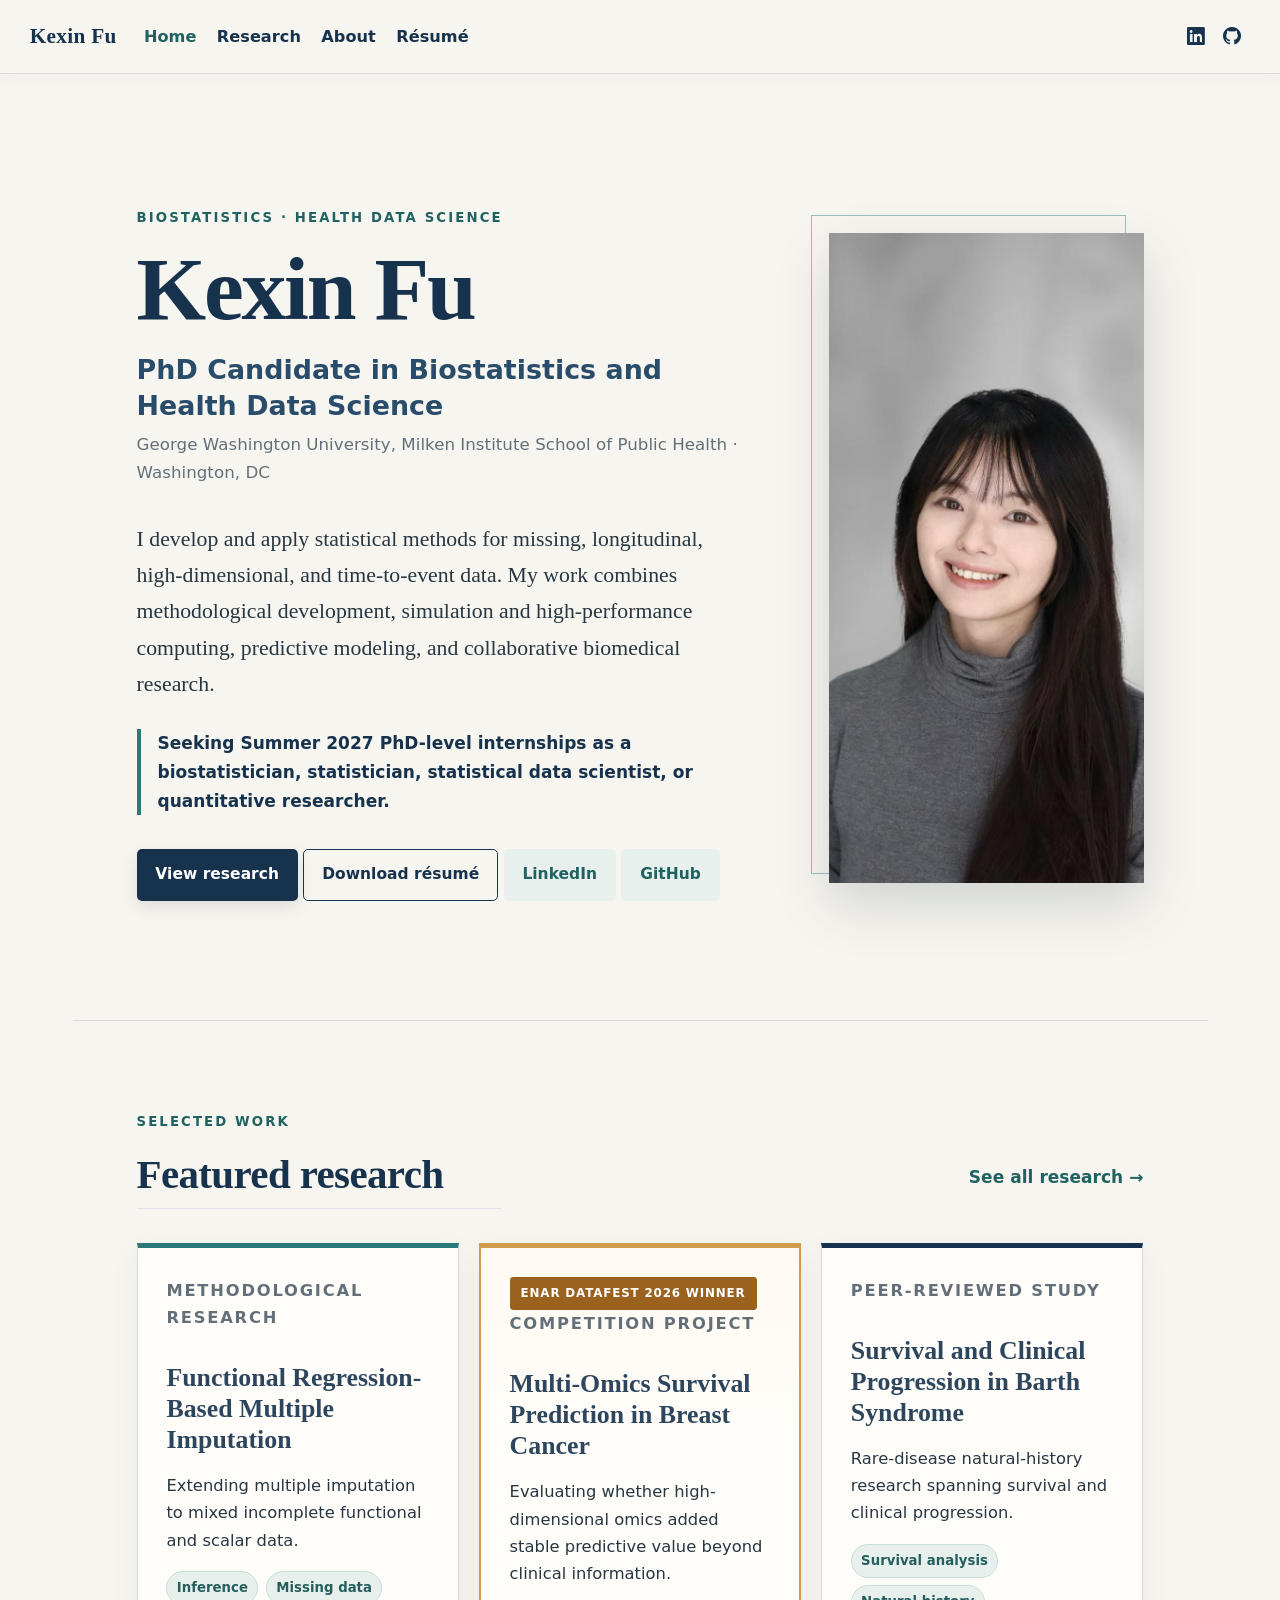
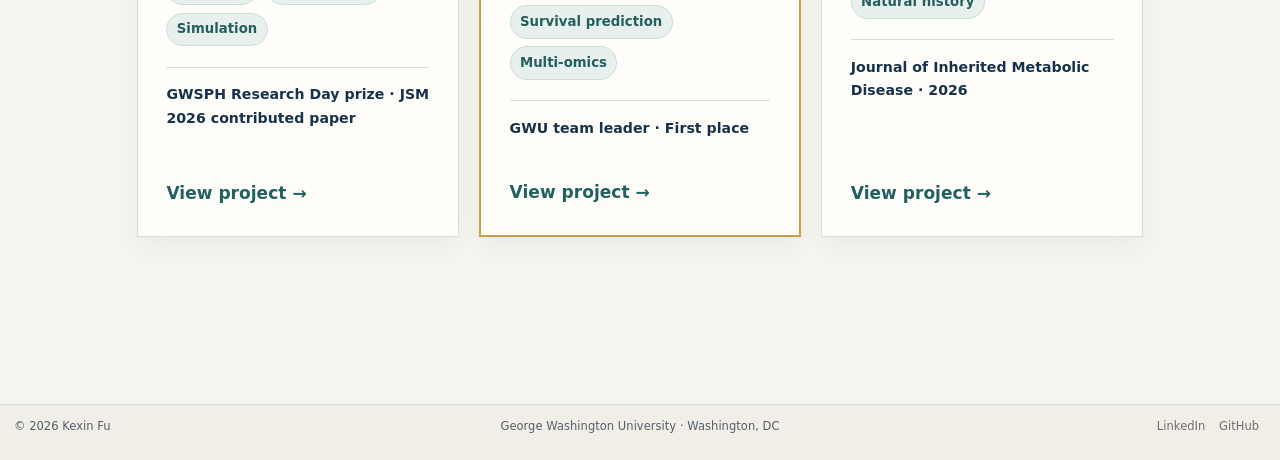
<file: index.html>
<!DOCTYPE html>
<html xmlns="http://www.w3.org/1999/xhtml" lang="en" xml:lang="en"><head>

<meta charset="utf-8">
<meta name="generator" content="quarto-1.11.9">

<meta name="viewport" content="width=device-width, initial-scale=1.0, user-scalable=yes">

<meta name="description" content="PhD candidate developing statistical methods for missing, longitudinal, high-dimensional, and time-to-event data.">

<title>Kexin Fu</title>
<style>
/* Default styles provided by pandoc.
** See https://pandoc.org/MANUAL.html#variables-for-html for config info.
*/
span.smallcaps{font-variant: small-caps;}
div.columns{display: flex; gap: 1.5em;}
div.column{flex: auto;}
@media screen {
div.columns{gap: min(4vw, 1.5em);}
div.column{overflow-x: auto;}
}
div.hanging-indent{margin-left: 1.5em; text-indent: -1.5em;}
ul.task-list{list-style: none;}
ul.task-list li input[type="checkbox"] {
  width: 0.8em;
  margin: 0 0.8em 0.2em -1em; /* quarto-specific, see https://github.com/quarto-dev/quarto-cli/issues/4556 */ 
  vertical-align: middle;
}
</style>


<script src="site_libs/quarto-nav/quarto-nav.js"></script>
<link href="./assets/img/headshot-source.jpeg" rel="icon" type="image/jpeg">
<script src="site_libs/clipboard/clipboard.min.js"></script>
<script src="site_libs/quarto-html/quarto.js" type="module"></script>
<script src="site_libs/quarto-html/tabsets/tabsets.js" type="module"></script>
<script src="site_libs/quarto-html/scrollable-regions/scrollable-regions.js" type="module"></script>
<script src="site_libs/quarto-html/popper.min.js"></script>
<script src="site_libs/quarto-html/tippy.umd.min.js"></script>
<script src="site_libs/quarto-html/anchor.min.js"></script>
<link href="site_libs/quarto-html/tippy.css" rel="stylesheet">
<link href="site_libs/quarto-html/quarto-syntax-highlighting-63b5708e65d6cd79cd7618c58d0c21e7.css" rel="stylesheet" id="quarto-text-highlighting-styles">
<script src="site_libs/bootstrap/bootstrap.min.js"></script>
<link href="site_libs/bootstrap/bootstrap-icons.css" rel="stylesheet">
<link href="site_libs/bootstrap/bootstrap-14182d071397d593b0cfedaebee620fc.min.css" rel="stylesheet" append-hash="true" id="quarto-bootstrap" data-mode="light">
<script id="quarto-search-options" type="application/json">{
  "language": {
    "search-no-results-text": "No results",
    "search-matching-documents-text": "matching documents",
    "search-copy-link-title": "Copy link to search",
    "search-hide-matches-text": "Hide additional matches",
    "search-more-match-text": "more match in this document",
    "search-more-matches-text": "more matches in this document",
    "search-clear-button-title": "Clear",
    "search-text-placeholder": "",
    "search-detached-cancel-button-title": "Cancel",
    "search-submit-button-title": "Submit",
    "search-label": "Search"
  }
}</script>
<style>html{ scroll-behavior: smooth; }</style>
<meta name="theme-color" content="#17324d">
<meta name="color-scheme" content="light">
<script type="application/ld+json">
{
  "@context": "https://schema.org",
  "@type": "Person",
  "name": "Kexin Fu",
  "jobTitle": "PhD Candidate in Biostatistics and Health Data Science",
  "affiliation": {
    "@type": "CollegeOrUniversity",
    "name": "George Washington University, Milken Institute School of Public Health"
  },
  "address": {
    "@type": "PostalAddress",
    "addressLocality": "Washington",
    "addressRegion": "DC"
  },
  "sameAs": [
    "https://www.linkedin.com/in/kexin-fu-5a3354340",
    "https://github.com/cocofkx"
  ]
}
</script>


<meta property="og:title" content="Kexin Fu">
<meta property="og:description" content="PhD candidate developing statistical methods for missing, longitudinal, high-dimensional, and time-to-event data.">
<meta property="og:image" content="https://cocofkx.github.io/webpage/assets/img/social-preview.png">
<meta property="og:site_name" content="Kexin Fu">
<meta property="og:locale" content="en_US">
<meta property="og:image:height" content="909">
<meta property="og:image:width" content="1731">
<meta name="twitter:title" content="Kexin Fu">
<meta name="twitter:description" content="PhD candidate developing statistical methods for missing, longitudinal, high-dimensional, and time-to-event data.">
<meta name="twitter:image" content="https://cocofkx.github.io/webpage/assets/img/social-preview.png">
<meta name="twitter:card" content="summary_large_image">
</head>

<body class="nav-fixed quarto-light"><a id="quarto-skip-link" class="visually-hidden-focusable" href="#quarto-document-content">Skip to main content</a>

<div id="quarto-search-results"></div>
  <header id="quarto-header" class="headroom fixed-top">
    <nav class="navbar navbar-expand-lg " data-bs-theme="dark" aria-label="Site">
      <div class="navbar-container container-fluid">
      <div class="navbar-brand-container mx-auto">
    <a class="navbar-brand" href="./index.html">
    <span class="navbar-title">Kexin Fu</span>
    </a>
  </div>
          <button class="navbar-toggler" type="button" data-bs-toggle="collapse" data-bs-target="#navbarCollapse" aria-controls="navbarCollapse" aria-expanded="false" aria-label="Toggle navigation" onclick="if (window.quartoToggleHeadroom) { window.quartoToggleHeadroom(); }">
  <span class="navbar-toggler-icon"></span>
</button>
          <div class="collapse navbar-collapse" id="navbarCollapse">
            <ul class="navbar-nav navbar-nav-scroll me-auto">
  <li class="nav-item">
    <a class="nav-link active" href="./index.html" aria-current="page"> 
<span class="menu-text">Home</span></a>
  </li>  
  <li class="nav-item">
    <a class="nav-link" href="./research/index.html"> 
<span class="menu-text">Research</span></a>
  </li>  
  <li class="nav-item">
    <a class="nav-link" href="./about.html"> 
<span class="menu-text">About</span></a>
  </li>  
  <li class="nav-item">
    <a class="nav-link" href="./resume.html"> 
<span class="menu-text">Résumé</span></a>
  </li>  
</ul>
            <ul class="navbar-nav navbar-nav-scroll ms-auto">
  <li class="nav-item compact">
    <a class="nav-link" href="https://www.linkedin.com/in/kexin-fu-5a3354340"> <i class="bi bi-linkedin" role="img" aria-label="Kexin Fu on LinkedIn">
</i> 
<span class="menu-text"></span></a>
  </li>  
  <li class="nav-item compact">
    <a class="nav-link" href="https://github.com/cocofkx"> <i class="bi bi-github" role="img" aria-label="Kexin Fu on GitHub">
</i> 
<span class="menu-text"></span></a>
  </li>  
</ul>
          </div> <!-- /navcollapse -->
            <div class="quarto-navbar-tools">
</div>
      </div> <!-- /container-fluid -->
    </nav>
</header>
<!-- content -->
<div id="quarto-content" class="quarto-container page-columns page-rows-contents page-layout-full page-navbar">
<!-- sidebar -->
<!-- margin-sidebar -->
    
<!-- main -->
<main class="content column-page" id="quarto-document-content" tabindex="-1">

<header id="title-block-header" class="quarto-title-block default">
<div class="quarto-title">
<h1 class="title">Kexin Fu</h1>
</div>

<div>
  <div class="description">
    PhD candidate developing statistical methods for missing, longitudinal, high-dimensional, and time-to-event data.
  </div>
</div>


<div class="quarto-title-meta column-page">

    
  
    
  </div>
  


</header>


<style>#title-block-header{display:none}</style>
<section class="hero-shell" aria-labelledby="hero-title">
<div class="hero-copy">
<p class="eyebrow">
Biostatistics · Health Data Science
</p>
<h1 id="hero-title">
Kexin Fu
</h1>
<p class="hero-role">
PhD Candidate in Biostatistics and Health Data Science
</p>
<p class="hero-place">
George Washington University, Milken Institute School of Public Health · Washington, DC
</p>
<p class="hero-intro">
I develop and apply statistical methods for missing, longitudinal, high-dimensional, and time-to-event data. My work combines methodological development, simulation and high-performance computing, predictive modeling, and collaborative biomedical research.
</p>
<p class="opportunity-line">
Seeking Summer 2027 PhD-level internships as a biostatistician, statistician, statistical data scientist, or quantitative researcher.
</p>
<div class="button-row" aria-label="Primary links">
<p><a class="button button-primary" href="research/index.html">View research</a> <a class="button button-secondary" href="resume.html">Download résumé</a> <a class="button button-quiet" href="https://www.linkedin.com/in/kexin-fu-5a3354340">LinkedIn</a> <a class="button button-quiet" href="https://github.com/cocofkx">GitHub</a></p>
</div>
</div>
<figure class="hero-portrait figure">
<img src="assets/img/headshot-source.jpeg" alt="Professional headshot of Kexin Fu" width="520" height="650" class="figure-img">
</figure>
</section>
<section class="section-shell featured-section" aria-labelledby="featured-title">
<div class="section-heading-row">
<div>
<p class="eyebrow">
Selected work
</p>
<h2 id="featured-title" class="anchored">
Featured research
</h2>
</div>
<p><a class="text-link" href="research/index.html">See all research <span aria-hidden="true">→</span></a></p>
</div>
<div class="project-grid project-grid-three">
<article class="project-card accent-teal">
<p class="card-kicker">
Methodological research
</p>
<h3 class="anchored">
Functional Regression-Based Multiple Imputation
</h3>
<p>
Extending multiple imputation to mixed incomplete functional and scalar data.
</p>
<div class="method-row">
<span>Inference</span><span>Missing data</span><span>Simulation</span>
</div>
<p class="evidence-line">
GWSPH Research Day prize · JSM 2026 contributed paper
</p>
<a class="card-link" href="research/missing-data.html">View project <span aria-hidden="true">→</span></a>
</article>
<article class="project-card featured-award">
<div class="award-badge">
ENAR DataFest 2026 Winner
</div>
<p class="card-kicker">
Competition project
</p>
<h3 class="anchored">
Multi-Omics Survival Prediction in Breast Cancer
</h3>
<p>
Evaluating whether high-dimensional omics added stable predictive value beyond clinical information.
</p>
<div class="method-row">
<span>Survival prediction</span><span>Multi-omics</span>
</div>
<p class="evidence-line">
GWU team leader · First place
</p>
<a class="card-link" href="research/datafest-multiomics.html">View project <span aria-hidden="true">→</span></a>
</article>
<article class="project-card accent-navy">
<p class="card-kicker">
Peer-reviewed study
</p>
<h3 class="anchored">
Survival and Clinical Progression in Barth Syndrome
</h3>
<p>
Rare-disease natural-history research spanning survival and clinical progression.
</p>
<div class="method-row">
<span>Survival analysis</span><span>Natural history</span>
</div>
<p class="evidence-line">
Journal of Inherited Metabolic Disease · 2026
</p>
<a class="card-link" href="research/barth-syndrome.html">View project <span aria-hidden="true">→</span></a>
</article>
</div>
</section>



</main> <!-- /main -->
<script id="quarto-html-after-body" type="application/javascript">
  window.document.addEventListener("DOMContentLoaded", function (event) {
    const icon = "";
    const anchorJS = new window.AnchorJS();
    anchorJS.options = {
      placement: 'right',
      icon: icon
    };
    anchorJS.add('.anchored');
    const isCodeAnnotation = (el) => {
      for (const clz of el.classList) {
        if (clz.startsWith('code-annotation-')) {                     
          return true;
        }
      }
      return false;
    }
    const onCopySuccess = function(e) {
      // button target
      const button = e.trigger;
      // don't keep focus
      button.blur();
      // flash "checked"
      button.classList.add('code-copy-button-checked');
      var currentTitle = button.getAttribute("title");
      button.setAttribute("title", "Copied!");
      let tooltip;
      if (window.bootstrap) {
        button.setAttribute("data-bs-toggle", "tooltip");
        button.setAttribute("data-bs-placement", "left");
        button.setAttribute("data-bs-title", "Copied!");
        tooltip = new bootstrap.Tooltip(button, 
          { trigger: "manual", 
            customClass: "code-copy-button-tooltip",
            offset: [0, -8]});
        tooltip.show();    
      }
      setTimeout(function() {
        if (tooltip) {
          tooltip.hide();
          button.removeAttribute("data-bs-title");
          button.removeAttribute("data-bs-toggle");
          button.removeAttribute("data-bs-placement");
        }
        button.setAttribute("title", currentTitle);
        button.classList.remove('code-copy-button-checked');
      }, 1000);
      // clear code selection
      e.clearSelection();
    }
    const getTextToCopy = function(trigger) {
      const outerScaffold = trigger.parentElement.cloneNode(true);
      const codeEl = outerScaffold.querySelector('code');
      for (const childEl of codeEl.children) {
        if (isCodeAnnotation(childEl)) {
          childEl.remove();
        }
      }
      return codeEl.innerText;
    }
    const clipboard = new window.ClipboardJS('.code-copy-button:not([data-in-quarto-modal])', {
      text: getTextToCopy
    });
    clipboard.on('success', onCopySuccess);
    if (window.document.getElementById('quarto-embedded-source-code-modal')) {
      const clipboardModal = new window.ClipboardJS('.code-copy-button[data-in-quarto-modal]', {
        text: getTextToCopy,
        container: window.document.getElementById('quarto-embedded-source-code-modal')
      });
      clipboardModal.on('success', onCopySuccess);
    }
      var localhostRegex = new RegExp(/^(?:http|https):\/\/localhost\:?[0-9]*\//);
      var mailtoRegex = new RegExp(/^mailto:/);
        var filterRegex = new RegExp("https:\/\/cocofkx\.github\.io\/webpage\/");
      const newWindowLabel = "(opens in a new tab)";
      const newWindowNoteId = "quarto-ext-newwindow-label";
      // Links reference one hidden label through aria-describedby, so the
      // announcement never changes their accessible name.
      var describeNewWindow = (link) => {
        if (!window.document.getElementById(newWindowNoteId)) {
          var newWindowNote = window.document.createElement("span");
          newWindowNote.id = newWindowNoteId;
          newWindowNote.hidden = true;
          newWindowNote.textContent = newWindowLabel;
          window.document.body.appendChild(newWindowNote);
        }
        var describedBy = (link.getAttribute("aria-describedby") || "").split(/\s+/).filter(Boolean);
        if (!describedBy.includes(newWindowNoteId)) {
          describedBy.push(newWindowNoteId);
          link.setAttribute("aria-describedby", describedBy.join(" "));
        }
      }
      var isInternal = (href) => {
          return filterRegex.test(href) || localhostRegex.test(href) || mailtoRegex.test(href);
      }
      // Inspect non-navigation links and adorn them if external
      window.quartoDecorateExternalLinks = function (root) {
     var links = (root || window.document).querySelectorAll('a[href]:not(.nav-link):not(.navbar-brand):not(.toc-action):not(.sidebar-link):not(.sidebar-item-toggle):not(.pagination-link):not(.no-external):not([aria-hidden]):not(.dropdown-item):not(.quarto-navigation-tool):not(.about-link)');
      for (var i=0; i<links.length; i++) {
        const link = links[i];
        if (!isInternal(link.href)) {
          // undo the damage that might have been done by quarto-nav.js in the case of
          // links that we want to consider external
          if (link.dataset.originalHref !== undefined) {
            link.href = link.dataset.originalHref;
          }
            // target, if specified
            link.setAttribute("target", "_blank");
            if (link.getAttribute("rel") === null) {
              link.setAttribute("rel", "noopener");
            }
            describeNewWindow(link);
          if (!link.classList.contains('no-external-icon')) {
          }
        }
      }
      };
      window.quartoDecorateExternalLinks(window.document);
    // Esc closes the popup (WCAG 1.4.13) and focus leaving both trigger and
    // popup closes it (WCAG 2.4.11); tippy handles neither for interactive popups.
    const hideOnEscAndFocusOut = {
      name: 'hideOnEscAndFocusOut',
      defaultValue: true,
      fn(instance) {
        const dismiss = () => {
          // A show scheduled by the trigger delay would otherwise reopen it
          instance.clearDelayTimeouts();
          instance.hide();
        };
        const onKeyDown = (event) => {
          if (event.key !== 'Escape') {
            return;
          }
          // Keep Esc from also reaching page handlers (e.g. reveal.js overview),
          // except an open reveal.js slide menu, which Esc should close too.
          // The menu handles keys only when its keyboard option is on.
          const menuHandlesEsc = window.Reveal?.getPlugin?.('menu')?.isOpen() &&
            window.Reveal.getConfig().menu?.keyboard !== false;
          if (!menuHandlesEsc) {
            event.stopPropagation();
          }
          if (instance.popper.contains(window.document.activeElement)) {
            // Disabled while refocusing so the focus trigger does not reopen it
            instance.disable();
            instance.reference.focus();
            instance.enable();
          }
          dismiss();
        };
        const onFocusOut = (event) => {
          const target = event.relatedTarget;
          if (target && !instance.reference.contains(target) &&
              !instance.popper.contains(target)) {
            dismiss();
          }
        };
        // On the trigger too: a click trigger (code-annotations: select) has no
        // blur handling. Attached for the instance's lifetime so leaving the
        // trigger also cancels a show still pending on the trigger delay.
        instance.reference.addEventListener('focusout', onFocusOut);
        return {
          onShow() {
            window.document.addEventListener('keydown', onKeyDown, true);
            instance.popper.addEventListener('focusout', onFocusOut);
          },
          onHide() {
            window.document.removeEventListener('keydown', onKeyDown, true);
            instance.popper.removeEventListener('focusout', onFocusOut);
          },
          onDestroy() {
            instance.reference.removeEventListener('focusout', onFocusOut);
          },
        };
      },
    };
    function tippyHover(el, contentFn, onTriggerFn, onUntriggerFn) {
      const config = {
        allowHTML: true,
        maxWidth: 500,
        delay: 100,
        arrow: false,
        appendTo: function(el) {
            return el.parentElement;
        },
        interactive: true,
        interactiveBorder: 10,
        theme: 'quarto',
        placement: 'bottom-start',
        plugins: [hideOnEscAndFocusOut],
      };
      if (contentFn) {
        config.content = contentFn;
      }
      if (onTriggerFn) {
        config.onTrigger = onTriggerFn;
      }
      if (onUntriggerFn) {
        config.onUntrigger = onUntriggerFn;
      }
      window.tippy(el, config); 
    }
    const noterefs = window.document.querySelectorAll('a[role="doc-noteref"]');
    for (var i=0; i<noterefs.length; i++) {
      const ref = noterefs[i];
      tippyHover(ref, function() {
        // use id or data attribute instead here
        let href = ref.getAttribute('data-footnote-href') || ref.getAttribute('href');
        try { href = new URL(href).hash; } catch {}
        const id = href.replace(/^#\/?/, "");
        const note = window.document.getElementById(id);
        if (note) {
          return note.innerHTML;
        } else {
          return "";
        }
      });
    }
    const xrefs = window.document.querySelectorAll('a.quarto-xref');
    const processXRef = (id, note) => {
      // Strip column container classes
      const stripColumnClz = (el) => {
        el.classList.remove("page-full", "page-columns");
        if (el.children) {
          for (const child of el.children) {
            stripColumnClz(child);
          }
        }
      }
      stripColumnClz(note)
      if (id === null || id.startsWith('sec-')) {
        // Special case sections, only their first couple elements
        const container = document.createElement("div");
        if (note.children && note.children.length > 2) {
          container.appendChild(note.children[0].cloneNode(true));
          for (let i = 1; i < note.children.length; i++) {
            const child = note.children[i];
            if (child.tagName === "P" && child.innerText === "") {
              continue;
            } else {
              container.appendChild(child.cloneNode(true));
              break;
            }
          }
          if (window.Quarto?.typesetMath) {
            window.Quarto.typesetMath(container);
          }
          return container.innerHTML
        } else {
          if (window.Quarto?.typesetMath) {
            window.Quarto.typesetMath(note);
          }
          return note.innerHTML;
        }
      } else {
        // Remove any anchor links if they are present
        const anchorLink = note.querySelector('a.anchorjs-link');
        if (anchorLink) {
          anchorLink.remove();
        }
        if (window.Quarto?.typesetMath) {
          window.Quarto.typesetMath(note);
        }
        if (note.classList.contains("callout")) {
          return note.outerHTML;
        } else {
          return note.innerHTML;
        }
      }
    }
    for (var i=0; i<xrefs.length; i++) {
      const xref = xrefs[i];
      tippyHover(xref, undefined, function(instance) {
        instance.disable();
        let url = xref.getAttribute('href');
        let hash = undefined; 
        if (url.startsWith('#')) {
          hash = url;
        } else {
          try { hash = new URL(url).hash; } catch {}
        }
        if (hash) {
          const id = hash.replace(/^#\/?/, "");
          const note = window.document.getElementById(id);
          if (note !== null) {
            try {
              const html = processXRef(id, note.cloneNode(true));
              instance.setContent(html);
            } finally {
              instance.enable();
              instance.show();
            }
          } else {
            // See if we can fetch this
            fetch(url.split('#')[0])
            .then(res => res.text())
            .then(html => {
              const parser = new DOMParser();
              const htmlDoc = parser.parseFromString(html, "text/html");
              const note = htmlDoc.getElementById(id);
              if (note !== null) {
                const html = processXRef(id, note);
                instance.setContent(html);
              } 
            }).finally(() => {
              instance.enable();
              instance.show();
            });
          }
        } else {
          // See if we can fetch a full url (with no hash to target)
          // This is a special case and we should probably do some content thinning / targeting
          fetch(url)
          .then(res => res.text())
          .then(html => {
            const parser = new DOMParser();
            const htmlDoc = parser.parseFromString(html, "text/html");
            const note = htmlDoc.querySelector('main.content');
            if (note !== null) {
              // This should only happen for chapter cross references
              // (since there is no id in the URL)
              // remove the first header
              if (note.children.length > 0 && note.children[0].tagName === "HEADER") {
                note.children[0].remove();
              }
              const html = processXRef(null, note);
              instance.setContent(html);
            } 
          }).finally(() => {
            instance.enable();
            instance.show();
          });
        }
      }, function(instance) {
      });
    }
        let selectedAnnoteEl;
        const selectorForAnnotation = ( cell, annotation) => {
          let cellAttr = 'data-code-cell="' + cell + '"';
          let lineAttr = 'data-code-annotation="' +  annotation + '"';
          const selector = 'span[' + cellAttr + '][' + lineAttr + ']';
          return selector;
        }
        const selectCodeLines = (annoteEl) => {
          const doc = window.document;
          const targetCell = annoteEl.getAttribute("data-target-cell");
          const targetAnnotation = annoteEl.getAttribute("data-target-annotation");
          const annoteSpan = window.document.querySelector(selectorForAnnotation(targetCell, targetAnnotation));
          const lines = annoteSpan.getAttribute("data-code-lines").split(",");
          const lineIds = lines.map((line) => {
            return targetCell + "-" + line;
          })
          // Each band is positioned against its own containing block, which is
          // not the offsetParent of the lines, so place it from client rects.
          const placeBand = (band, firstEl, lastEl, codeBlock) => {
            const container = band.offsetParent;
            if (container === null) {
              return;
            }
            const containerRect = container.getBoundingClientRect();
            // Reveal.js scales slides with a transform, so convert client
            // pixels back to the CSS pixels of the container.
            const scale = containerRect.height / container.offsetHeight || 1;
            const firstRect = firstEl.getBoundingClientRect();
            const lastRect = lastEl.getBoundingClientRect();
            const top = (firstRect.top - containerRect.top) / scale - container.clientTop + container.scrollTop;
            const height = (lastRect.bottom - firstRect.top) / scale;
            band.style.top = top - 2 + "px";
            band.style.height = height + 4 + "px";
            if (codeBlock) {
              // Without the copy button wrapper, the containing block is wider
              // than the code block, so span the code block explicitly.
              const blockRect = codeBlock.getBoundingClientRect();
              band.style.left = (blockRect.left - containerRect.left) / scale - container.clientLeft + container.scrollLeft + "px";
              band.style.width = blockRect.width / scale + "px";
            }
          };
          if (lineIds.length > 0) {
            const el = window.document.getElementById(lineIds[0]);
            const lastEl = window.document.getElementById(lineIds[lineIds.length - 1]);
            const parent = el.parentElement.parentElement;
            // cook up a div (if necessary) and position it
            let div = window.document.getElementById("code-annotation-line-highlight");
            if (div === null) {
              div = window.document.createElement("div");
              div.setAttribute("id", "code-annotation-line-highlight");
              div.style.position = 'absolute';
              parent.appendChild(div);
            }
            placeBand(div, el, lastEl, parent.closest("div.sourceCode") || parent);
            let gutterDiv = window.document.getElementById("code-annotation-line-highlight-gutter");
            if (gutterDiv === null) {
              gutterDiv = window.document.createElement("div");
              gutterDiv.setAttribute("id", "code-annotation-line-highlight-gutter");
              gutterDiv.style.position = 'absolute';
              const codeCell = window.document.getElementById(targetCell);
              const gutter = codeCell.querySelector('.code-annotation-gutter');
              gutter.appendChild(gutterDiv);
            }
            placeBand(gutterDiv, el, lastEl);
            selectedAnnoteEl = annoteEl;
          }
        };
        const unselectCodeLines = () => {
          const elementsIds = ["code-annotation-line-highlight", "code-annotation-line-highlight-gutter"];
          elementsIds.forEach((elId) => {
            const div = window.document.getElementById(elId);
            if (div) {
              div.remove();
            }
          });
          selectedAnnoteEl = undefined;
        };
          // Handle positioning of the toggle
      window.addEventListener(
        "resize",
        throttle(() => {
          elRect = undefined;
          if (selectedAnnoteEl) {
            selectCodeLines(selectedAnnoteEl);
          }
        }, 10)
      );
      function throttle(fn, ms) {
      let throttle = false;
      let timer;
        return (...args) => {
          if(!throttle) { // first call gets through
              fn.apply(this, args);
              throttle = true;
          } else { // all the others get throttled
              if(timer) clearTimeout(timer); // cancel #2
              timer = setTimeout(() => {
                fn.apply(this, args);
                timer = throttle = false;
              }, ms);
          }
        };
      }
        // Attach click handler to the DT
        const annoteDls = window.document.querySelectorAll('dt[data-target-cell]');
        for (const annoteDlNode of annoteDls) {
          annoteDlNode.addEventListener('click', (event) => {
            const clickedEl = event.target;
            if (clickedEl !== selectedAnnoteEl) {
              unselectCodeLines();
              const activeEl = window.document.querySelector('dt[data-target-cell].code-annotation-active');
              if (activeEl) {
                activeEl.classList.remove('code-annotation-active');
              }
              selectCodeLines(clickedEl);
              clickedEl.classList.add('code-annotation-active');
            } else {
              // Unselect the line
              unselectCodeLines();
              clickedEl.classList.remove('code-annotation-active');
            }
          });
        }
    const findCites = (el) => {
      const parentEl = el.parentElement;
      if (parentEl) {
        const cites = parentEl.dataset.cites;
        if (cites) {
          return {
            el,
            cites: cites.split(' ')
          };
        } else {
          return findCites(el.parentElement)
        }
      } else {
        return undefined;
      }
    };
    var bibliorefs = window.document.querySelectorAll('a[role="doc-biblioref"]');
    for (var i=0; i<bibliorefs.length; i++) {
      const ref = bibliorefs[i];
      const citeInfo = findCites(ref);
      if (citeInfo) {
        tippyHover(citeInfo.el, function() {
          var popup = window.document.createElement('div');
          citeInfo.cites.forEach(function(cite) {
            var citeDiv = window.document.createElement('div');
            citeDiv.classList.add('hanging-indent');
            citeDiv.classList.add('csl-entry');
            var biblioDiv = window.document.getElementById('ref-' + cite);
            if (biblioDiv) {
              citeDiv.innerHTML = biblioDiv.innerHTML;
            }
            popup.appendChild(citeDiv);
          });
          return popup.innerHTML;
        });
      }
    }
  });
  </script>
  <script type="application/javascript">
  window.quartoScrollableRegionsLabels = {"code":"Scrollable code","output":"Scrollable output"};
  </script>
</div> <!-- /content -->
<footer class="footer">
  <div class="nav-footer">
    <div class="nav-footer-left">
<p>© 2026 Kexin Fu</p>
</div>   
    <div class="nav-footer-center">
<p>George Washington University · Washington, DC</p>
</div>
    <div class="nav-footer-right">
      <ul class="footer-items list-unstyled">
    <li class="nav-item">
    <a class="nav-link" href="https://www.linkedin.com/in/kexin-fu-5a3354340">
<p>LinkedIn</p>
</a>
  </li>  
    <li class="nav-item">
    <a class="nav-link" href="https://github.com/cocofkx">
<p>GitHub</p>
</a>
  </li>  
</ul>
    </div>
  </div>
</footer>




<script src="site_libs/quarto-html/zenscroll-min.js"></script>
</body></html>
</file>
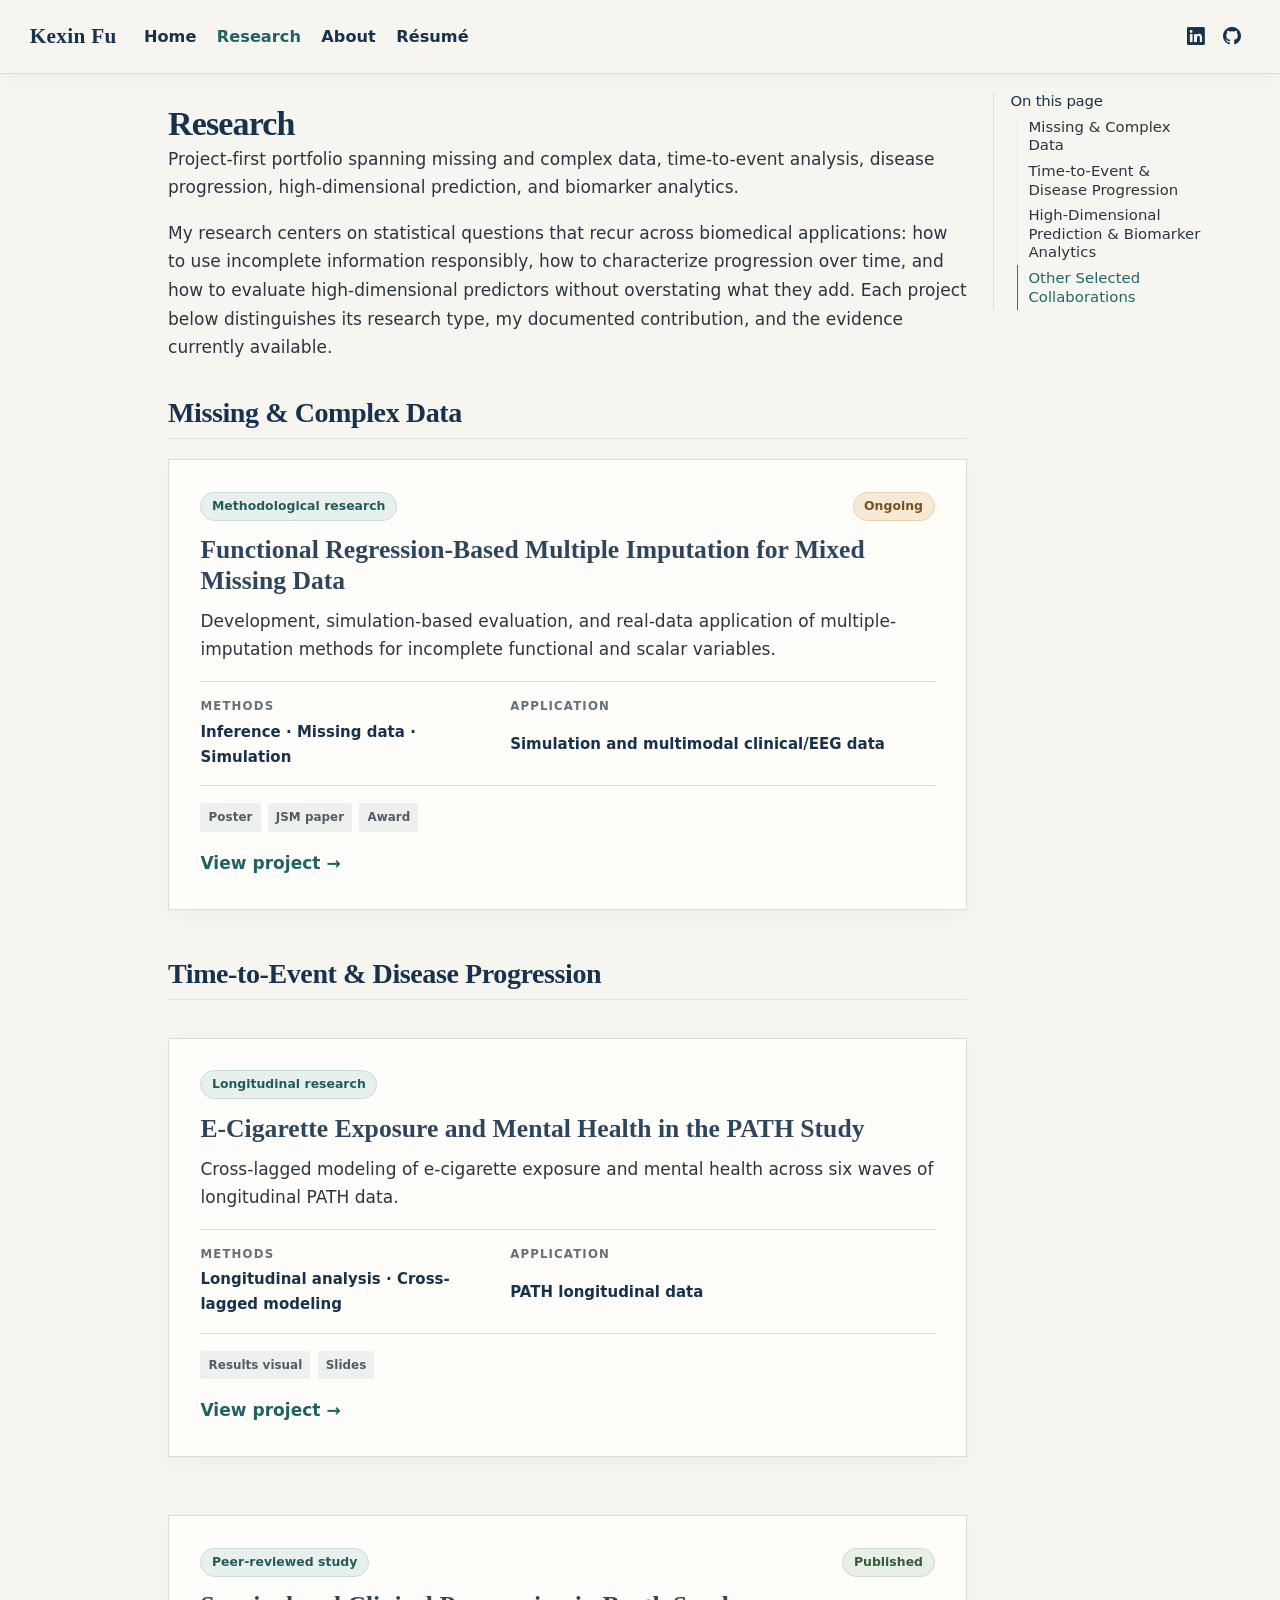
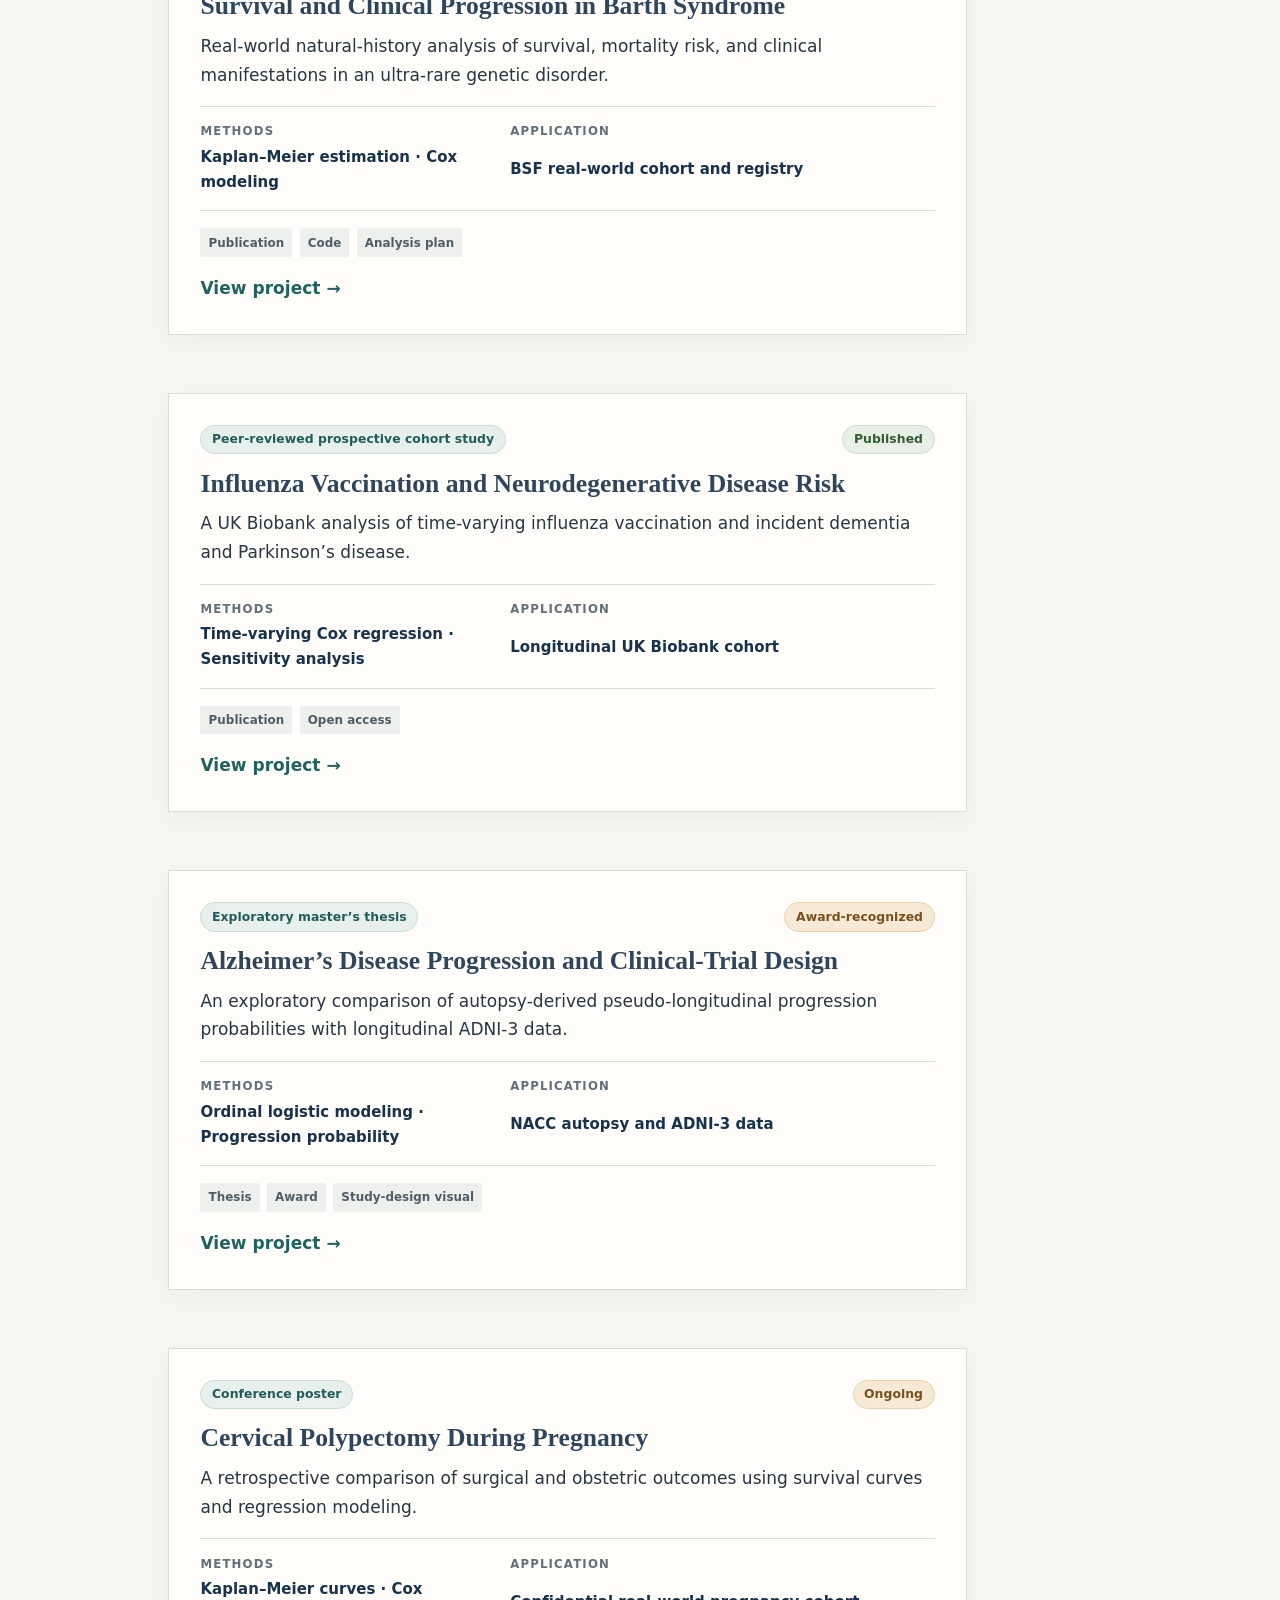
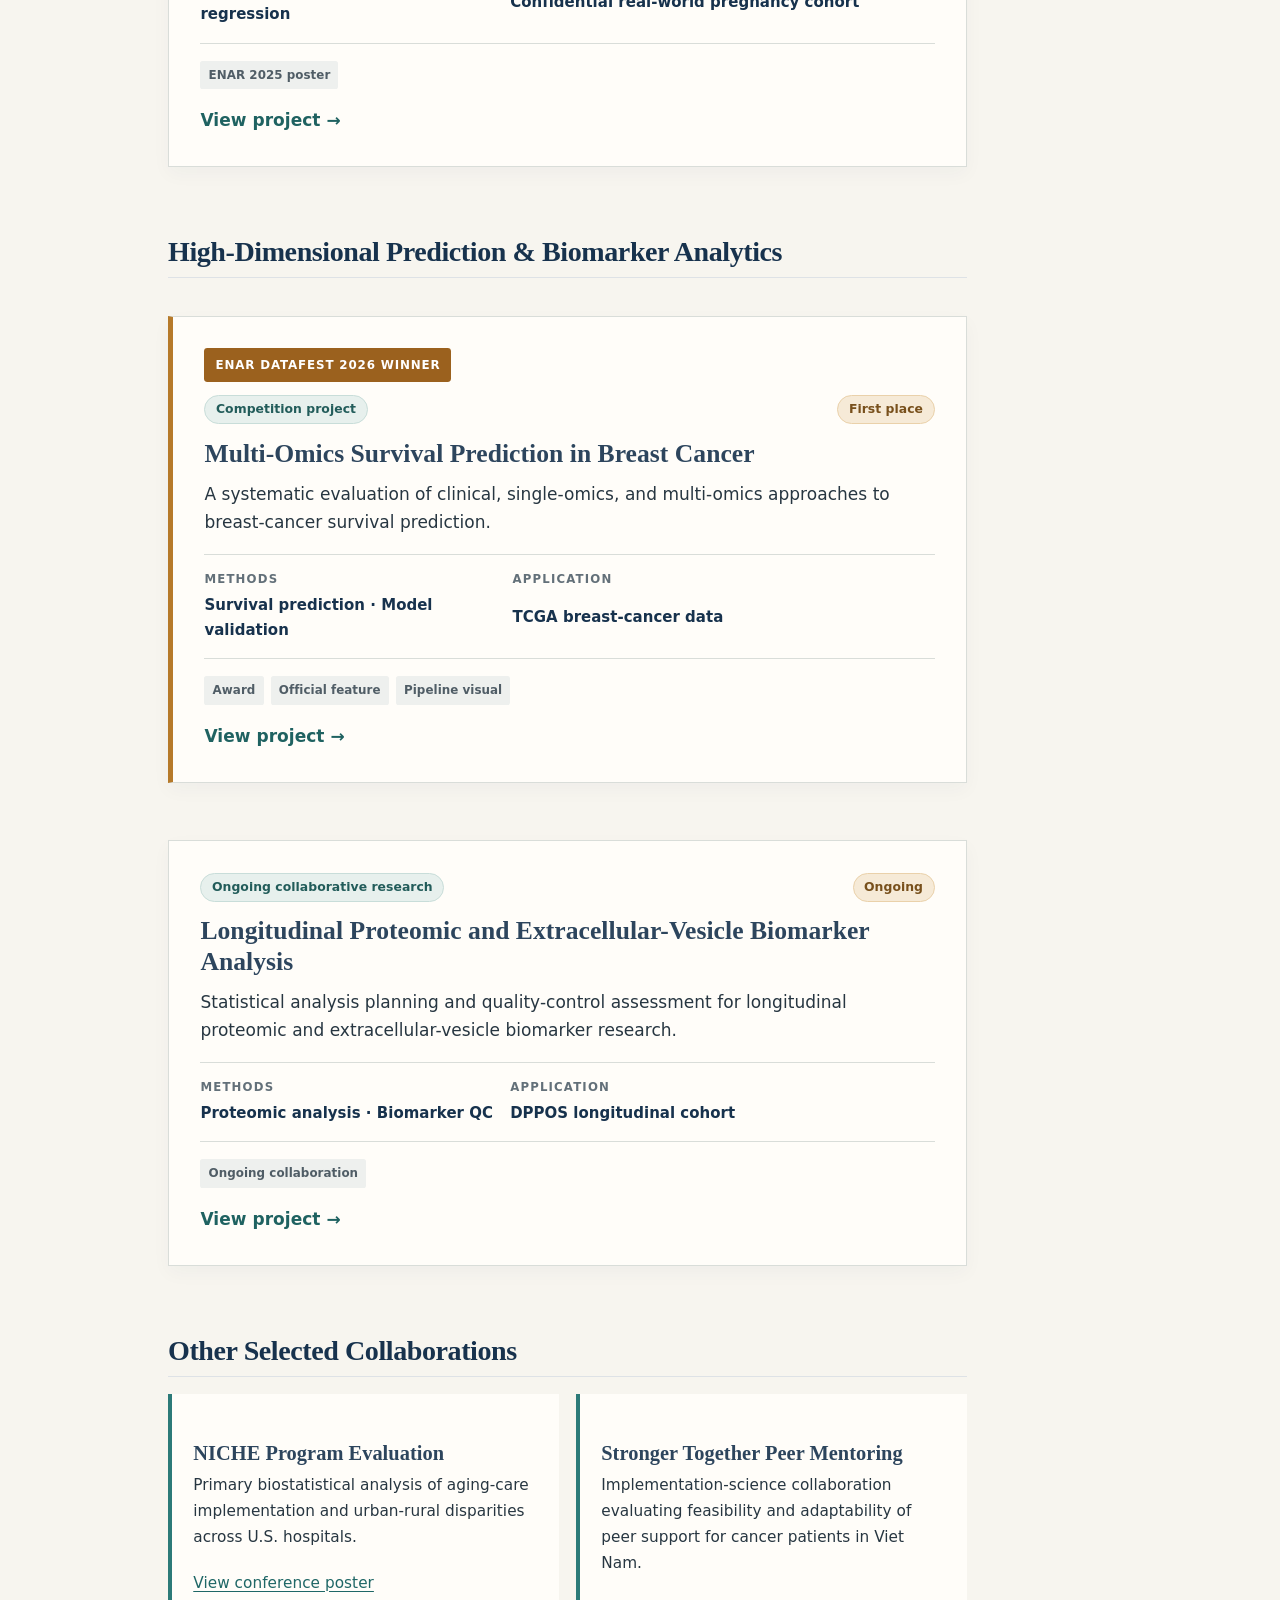
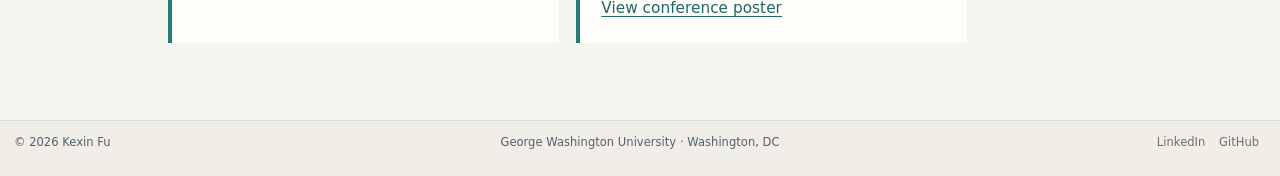
<file: research/index.html>
<!DOCTYPE html>
<html xmlns="http://www.w3.org/1999/xhtml" lang="en" xml:lang="en"><head>

<meta charset="utf-8">
<meta name="generator" content="quarto-1.11.9">

<meta name="viewport" content="width=device-width, initial-scale=1.0, user-scalable=yes">

<meta name="description" content="Project-first portfolio spanning missing and complex data, time-to-event analysis, disease progression, high-dimensional prediction, and biomarker analytics.">

<title>Research – Kexin Fu</title>
<style>
/* Default styles provided by pandoc.
** See https://pandoc.org/MANUAL.html#variables-for-html for config info.
*/
span.smallcaps{font-variant: small-caps;}
div.columns{display: flex; gap: 1.5em;}
div.column{flex: auto;}
@media screen {
div.columns{gap: min(4vw, 1.5em);}
div.column{overflow-x: auto;}
}
div.hanging-indent{margin-left: 1.5em; text-indent: -1.5em;}
ul.task-list{list-style: none;}
ul.task-list li input[type="checkbox"] {
  width: 0.8em;
  margin: 0 0.8em 0.2em -1em; /* quarto-specific, see https://github.com/quarto-dev/quarto-cli/issues/4556 */ 
  vertical-align: middle;
}
</style>


<script src="../site_libs/quarto-nav/quarto-nav.js"></script>
<link href="../assets/img/headshot-source.jpeg" rel="icon" type="image/jpeg">
<script src="../site_libs/clipboard/clipboard.min.js"></script>
<script src="../site_libs/quarto-html/quarto.js" type="module"></script>
<script src="../site_libs/quarto-html/tabsets/tabsets.js" type="module"></script>
<script src="../site_libs/quarto-html/scrollable-regions/scrollable-regions.js" type="module"></script>
<script src="../site_libs/quarto-html/popper.min.js"></script>
<script src="../site_libs/quarto-html/tippy.umd.min.js"></script>
<script src="../site_libs/quarto-html/anchor.min.js"></script>
<link href="../site_libs/quarto-html/tippy.css" rel="stylesheet">
<link href="../site_libs/quarto-html/quarto-syntax-highlighting-63b5708e65d6cd79cd7618c58d0c21e7.css" rel="stylesheet" id="quarto-text-highlighting-styles">
<script src="../site_libs/bootstrap/bootstrap.min.js"></script>
<link href="../site_libs/bootstrap/bootstrap-icons.css" rel="stylesheet">
<link href="../site_libs/bootstrap/bootstrap-14182d071397d593b0cfedaebee620fc.min.css" rel="stylesheet" append-hash="true" id="quarto-bootstrap" data-mode="light">
<script id="quarto-search-options" type="application/json">{
  "language": {
    "search-no-results-text": "No results",
    "search-matching-documents-text": "matching documents",
    "search-copy-link-title": "Copy link to search",
    "search-hide-matches-text": "Hide additional matches",
    "search-more-match-text": "more match in this document",
    "search-more-matches-text": "more matches in this document",
    "search-clear-button-title": "Clear",
    "search-text-placeholder": "",
    "search-detached-cancel-button-title": "Cancel",
    "search-submit-button-title": "Submit",
    "search-label": "Search"
  }
}</script>
<style>html{ scroll-behavior: smooth; }</style>
<meta name="theme-color" content="#17324d">
<meta name="color-scheme" content="light">
<script type="application/ld+json">
{
  "@context": "https://schema.org",
  "@type": "Person",
  "name": "Kexin Fu",
  "jobTitle": "PhD Candidate in Biostatistics and Health Data Science",
  "affiliation": {
    "@type": "CollegeOrUniversity",
    "name": "George Washington University, Milken Institute School of Public Health"
  },
  "address": {
    "@type": "PostalAddress",
    "addressLocality": "Washington",
    "addressRegion": "DC"
  },
  "sameAs": [
    "https://www.linkedin.com/in/kexin-fu-5a3354340",
    "https://github.com/cocofkx"
  ]
}
</script>


<meta property="og:title" content="Research – Kexin Fu">
<meta property="og:description" content="Project-first portfolio spanning missing and complex data, time-to-event analysis, disease progression, high-dimensional prediction, and biomarker analytics.">
<meta property="og:image" content="https://cocofkx.github.io/webpage/assets/img/social-preview.png">
<meta property="og:site_name" content="Kexin Fu">
<meta property="og:locale" content="en_US">
<meta property="og:image:height" content="909">
<meta property="og:image:width" content="1731">
<meta name="twitter:title" content="Research – Kexin Fu">
<meta name="twitter:description" content="Project-first portfolio spanning missing and complex data, time-to-event analysis, disease progression, high-dimensional prediction, and biomarker analytics.">
<meta name="twitter:image" content="https://cocofkx.github.io/webpage/assets/img/social-preview.png">
<meta name="twitter:card" content="summary_large_image">
</head>

<body class="nav-fixed quarto-light"><a id="quarto-skip-link" class="visually-hidden-focusable" href="#quarto-document-content">Skip to main content</a>

<div id="quarto-search-results"></div>
  <header id="quarto-header" class="headroom fixed-top">
    <nav class="navbar navbar-expand-lg " data-bs-theme="dark" aria-label="Site">
      <div class="navbar-container container-fluid">
      <div class="navbar-brand-container mx-auto">
    <a class="navbar-brand" href="../index.html">
    <span class="navbar-title">Kexin Fu</span>
    </a>
  </div>
          <button class="navbar-toggler" type="button" data-bs-toggle="collapse" data-bs-target="#navbarCollapse" aria-controls="navbarCollapse" aria-expanded="false" aria-label="Toggle navigation" onclick="if (window.quartoToggleHeadroom) { window.quartoToggleHeadroom(); }">
  <span class="navbar-toggler-icon"></span>
</button>
          <div class="collapse navbar-collapse" id="navbarCollapse">
            <ul class="navbar-nav navbar-nav-scroll me-auto">
  <li class="nav-item">
    <a class="nav-link" href="../index.html"> 
<span class="menu-text">Home</span></a>
  </li>  
  <li class="nav-item">
    <a class="nav-link active" href="../research/index.html" aria-current="page"> 
<span class="menu-text">Research</span></a>
  </li>  
  <li class="nav-item">
    <a class="nav-link" href="../about.html"> 
<span class="menu-text">About</span></a>
  </li>  
  <li class="nav-item">
    <a class="nav-link" href="../resume.html"> 
<span class="menu-text">Résumé</span></a>
  </li>  
</ul>
            <ul class="navbar-nav navbar-nav-scroll ms-auto">
  <li class="nav-item compact">
    <a class="nav-link" href="https://www.linkedin.com/in/kexin-fu-5a3354340"> <i class="bi bi-linkedin" role="img" aria-label="Kexin Fu on LinkedIn">
</i> 
<span class="menu-text"></span></a>
  </li>  
  <li class="nav-item compact">
    <a class="nav-link" href="https://github.com/cocofkx"> <i class="bi bi-github" role="img" aria-label="Kexin Fu on GitHub">
</i> 
<span class="menu-text"></span></a>
  </li>  
</ul>
          </div> <!-- /navcollapse -->
            <div class="quarto-navbar-tools">
</div>
      </div> <!-- /container-fluid -->
    </nav>
</header>
<!-- content -->
<div id="quarto-content" class="quarto-container page-columns page-rows-contents page-layout-article page-navbar">
<!-- sidebar -->
<!-- margin-sidebar -->
    <div id="quarto-margin-sidebar" class="sidebar margin-sidebar">
        <nav id="TOC" role="doc-toc" aria-labelledby="toc-title" class="toc-active">
    <h2 id="toc-title">On this page</h2>
   
  <ul>
  <li><a href="#missing-complex-data" id="toc-missing-complex-data" class="nav-link active" data-scroll-target="#missing-complex-data">Missing &amp; Complex Data</a></li>
  <li><a href="#time-to-event-disease-progression" id="toc-time-to-event-disease-progression" class="nav-link" data-scroll-target="#time-to-event-disease-progression">Time-to-Event &amp; Disease Progression</a></li>
  <li><a href="#high-dimensional-prediction-biomarker-analytics" id="toc-high-dimensional-prediction-biomarker-analytics" class="nav-link" data-scroll-target="#high-dimensional-prediction-biomarker-analytics">High-Dimensional Prediction &amp; Biomarker Analytics</a></li>
  <li><a href="#other-selected-collaborations" id="toc-other-selected-collaborations" class="nav-link" data-scroll-target="#other-selected-collaborations">Other Selected Collaborations</a></li>
  </ul>
</nav>
    </div>
<!-- main -->
<main class="content" id="quarto-document-content" tabindex="-1">

<header id="title-block-header" class="quarto-title-block default">
<div class="quarto-title">
<h1 class="title">Research</h1>
</div>

<div>
  <div class="description">
    Project-first portfolio spanning missing and complex data, time-to-event analysis, disease progression, high-dimensional prediction, and biomarker analytics.
  </div>
</div>


<div class="quarto-title-meta">

    
  
    
  </div>
  


</header>


<p>My research centers on statistical questions that recur across biomedical applications: how to use incomplete information responsibly, how to characterize progression over time, and how to evaluate high-dimensional predictors without overstating what they add. Each project below distinguishes its research type, my documented contribution, and the evidence currently available.</p>
<section id="missing-complex-data" class="level2">
<h2 class="anchored" data-anchor-id="missing-complex-data">Missing &amp; Complex Data</h2>
<article class="research-list-card">
<div class="card-topline">
<span class="type-pill">Methodological research</span><span class="status-pill">Ongoing</span>
</div>
<h3 class="anchored">
Functional Regression-Based Multiple Imputation for Mixed Missing Data
</h3>
<p>
Development, simulation-based evaluation, and real-data application of multiple-imputation methods for incomplete functional and scalar variables.
</p>
<div class="card-meta">
<div>
<strong>Methods</strong><span>Inference · Missing data · Simulation</span>
</div>
<div>
<strong>Application</strong><span>Simulation and multimodal clinical/EEG data</span>
</div>
</div>
<div class="output-row">
<span>Poster</span><span>JSM paper</span><span>Award</span>
</div>
<a class="card-link" href="missing-data.html">View project <span aria-hidden="true">→</span></a>
</article>
</section>
<section id="time-to-event-disease-progression" class="level2">
<h2 class="anchored" data-anchor-id="time-to-event-disease-progression">Time-to-Event &amp; Disease Progression</h2>
<div class="research-stack">
<article class="research-list-card">
<div class="card-topline">
<span class="type-pill">Longitudinal research</span>
</div>
<h3 class="anchored">
E-Cigarette Exposure and Mental Health in the PATH Study
</h3>
<p>
Cross-lagged modeling of e-cigarette exposure and mental health across six waves of longitudinal PATH data.
</p>
<div class="card-meta">
<div>
<strong>Methods</strong><span>Longitudinal analysis · Cross-lagged modeling</span>
</div>
<div>
<strong>Application</strong><span>PATH longitudinal data</span>
</div>
</div>
<div class="output-row">
<span>Results visual</span><span>Slides</span>
</div>
<a class="card-link" href="tobacco-path.html">View project <span aria-hidden="true">→</span></a>
</article>
<article class="research-list-card">
<div class="card-topline">
<span class="type-pill">Peer-reviewed study</span><span class="status-pill status-published">Published</span>
</div>
<h3 class="anchored">
Survival and Clinical Progression in Barth Syndrome
</h3>
<p>
Real-world natural-history analysis of survival, mortality risk, and clinical manifestations in an ultra-rare genetic disorder.
</p>
<div class="card-meta">
<div>
<strong>Methods</strong><span>Kaplan–Meier estimation · Cox modeling</span>
</div>
<div>
<strong>Application</strong><span>BSF real-world cohort and registry</span>
</div>
</div>
<div class="output-row">
<span>Publication</span><span>Code</span><span>Analysis plan</span>
</div>
<a class="card-link" href="barth-syndrome.html">View project <span aria-hidden="true">→</span></a>
</article>
<article class="research-list-card">
<div class="card-topline">
<span class="type-pill">Peer-reviewed prospective cohort study</span><span class="status-pill status-published">Published</span>
</div>
<h3 class="anchored">
Influenza Vaccination and Neurodegenerative Disease Risk
</h3>
<p>
A UK Biobank analysis of time-varying influenza vaccination and incident dementia and Parkinson’s disease.
</p>
<div class="card-meta">
<div>
<strong>Methods</strong><span>Time-varying Cox regression · Sensitivity analysis</span>
</div>
<div>
<strong>Application</strong><span>Longitudinal UK Biobank cohort</span>
</div>
</div>
<div class="output-row">
<span>Publication</span><span>Open access</span>
</div>
<a class="card-link" href="influenza-neurodegeneration.html">View project <span aria-hidden="true">→</span></a>
</article>
<article class="research-list-card">
<div class="card-topline">
<span class="type-pill">Exploratory master’s thesis</span><span class="status-pill">Award-recognized</span>
</div>
<h3 class="anchored">
Alzheimer’s Disease Progression and Clinical-Trial Design
</h3>
<p>
An exploratory comparison of autopsy-derived pseudo-longitudinal progression probabilities with longitudinal ADNI-3 data.
</p>
<div class="card-meta">
<div>
<strong>Methods</strong><span>Ordinal logistic modeling · Progression probability</span>
</div>
<div>
<strong>Application</strong><span>NACC autopsy and ADNI-3 data</span>
</div>
</div>
<div class="output-row">
<span>Thesis</span><span>Award</span><span>Study-design visual</span>
</div>
<a class="card-link" href="ad-progression-thesis.html">View project <span aria-hidden="true">→</span></a>
</article>
<article class="research-list-card">
<div class="card-topline">
<span class="type-pill">Conference poster</span><span class="status-pill">Ongoing</span>
</div>
<h3 class="anchored">
Cervical Polypectomy During Pregnancy
</h3>
<p>
A retrospective comparison of surgical and obstetric outcomes using survival curves and regression modeling.
</p>
<div class="card-meta">
<div>
<strong>Methods</strong><span>Kaplan–Meier curves · Cox regression</span>
</div>
<div>
<strong>Application</strong><span>Confidential real-world pregnancy cohort</span>
</div>
</div>
<div class="output-row">
<span>ENAR 2025 poster</span>
</div>
<a class="card-link" href="cervical-polypectomy.html">View project <span aria-hidden="true">→</span></a>
</article>
</div>
</section>
<section id="high-dimensional-prediction-biomarker-analytics" class="level2">
<h2 class="anchored" data-anchor-id="high-dimensional-prediction-biomarker-analytics">High-Dimensional Prediction &amp; Biomarker Analytics</h2>
<div class="research-stack">
<article class="research-list-card award-card-wide">
<div class="award-badge">
ENAR DataFest 2026 Winner
</div>
<div class="card-topline">
<span class="type-pill">Competition project</span><span class="status-pill">First place</span>
</div>
<h3 class="anchored">
Multi-Omics Survival Prediction in Breast Cancer
</h3>
<p>
A systematic evaluation of clinical, single-omics, and multi-omics approaches to breast-cancer survival prediction.
</p>
<div class="card-meta">
<div>
<strong>Methods</strong><span>Survival prediction · Model validation</span>
</div>
<div>
<strong>Application</strong><span>TCGA breast-cancer data</span>
</div>
</div>
<div class="output-row">
<span>Award</span><span>Official feature</span><span>Pipeline visual</span>
</div>
<a class="card-link" href="datafest-multiomics.html">View project <span aria-hidden="true">→</span></a>
</article>
<article class="research-list-card">
<div class="card-topline">
<span class="type-pill">Ongoing collaborative research</span><span class="status-pill">Ongoing</span>
</div>
<h3 class="anchored">
Longitudinal Proteomic and Extracellular-Vesicle Biomarker Analysis
</h3>
<p>
Statistical analysis planning and quality-control assessment for longitudinal proteomic and extracellular-vesicle biomarker research.
</p>
<div class="card-meta">
<div>
<strong>Methods</strong><span>Proteomic analysis · Biomarker QC</span>
</div>
<div>
<strong>Application</strong><span>DPPOS longitudinal cohort</span>
</div>
</div>
<div class="output-row">
<span>Ongoing collaboration</span>
</div>
<a class="card-link" href="biomarker-analytics.html">View project <span aria-hidden="true">→</span></a>
</article>
</div>
</section>
<section id="other-selected-collaborations" class="level2">
<h2 class="anchored" data-anchor-id="other-selected-collaborations">Other Selected Collaborations</h2>
<div class="compact-collab-grid">
<article>
<h3 class="anchored">
NICHE Program Evaluation
</h3>
<p>
Primary biostatistical analysis of aging-care implementation and urban-rural disparities across U.S. hospitals.
</p>
<a href="../assets/docs/Howard_Meyers_2024_NICHE_Poster.pdf">View conference poster</a>
</article>
<article>
<h3 class="anchored">
Stronger Together Peer Mentoring
</h3>
<p>
Implementation-science collaboration evaluating feasibility and adaptability of peer support for cancer patients in Viet Nam.
</p>
<a href="../assets/docs/IPOS_2024_Stronger_Together_Poster.pdf">View conference poster</a>
</article>
</div>


</section>

</main> <!-- /main -->
<script id="quarto-html-after-body" type="application/javascript">
  window.document.addEventListener("DOMContentLoaded", function (event) {
    const icon = "";
    const anchorJS = new window.AnchorJS();
    anchorJS.options = {
      placement: 'right',
      icon: icon
    };
    anchorJS.add('.anchored');
    const isCodeAnnotation = (el) => {
      for (const clz of el.classList) {
        if (clz.startsWith('code-annotation-')) {                     
          return true;
        }
      }
      return false;
    }
    const onCopySuccess = function(e) {
      // button target
      const button = e.trigger;
      // don't keep focus
      button.blur();
      // flash "checked"
      button.classList.add('code-copy-button-checked');
      var currentTitle = button.getAttribute("title");
      button.setAttribute("title", "Copied!");
      let tooltip;
      if (window.bootstrap) {
        button.setAttribute("data-bs-toggle", "tooltip");
        button.setAttribute("data-bs-placement", "left");
        button.setAttribute("data-bs-title", "Copied!");
        tooltip = new bootstrap.Tooltip(button, 
          { trigger: "manual", 
            customClass: "code-copy-button-tooltip",
            offset: [0, -8]});
        tooltip.show();    
      }
      setTimeout(function() {
        if (tooltip) {
          tooltip.hide();
          button.removeAttribute("data-bs-title");
          button.removeAttribute("data-bs-toggle");
          button.removeAttribute("data-bs-placement");
        }
        button.setAttribute("title", currentTitle);
        button.classList.remove('code-copy-button-checked');
      }, 1000);
      // clear code selection
      e.clearSelection();
    }
    const getTextToCopy = function(trigger) {
      const outerScaffold = trigger.parentElement.cloneNode(true);
      const codeEl = outerScaffold.querySelector('code');
      for (const childEl of codeEl.children) {
        if (isCodeAnnotation(childEl)) {
          childEl.remove();
        }
      }
      return codeEl.innerText;
    }
    const clipboard = new window.ClipboardJS('.code-copy-button:not([data-in-quarto-modal])', {
      text: getTextToCopy
    });
    clipboard.on('success', onCopySuccess);
    if (window.document.getElementById('quarto-embedded-source-code-modal')) {
      const clipboardModal = new window.ClipboardJS('.code-copy-button[data-in-quarto-modal]', {
        text: getTextToCopy,
        container: window.document.getElementById('quarto-embedded-source-code-modal')
      });
      clipboardModal.on('success', onCopySuccess);
    }
      var localhostRegex = new RegExp(/^(?:http|https):\/\/localhost\:?[0-9]*\//);
      var mailtoRegex = new RegExp(/^mailto:/);
        var filterRegex = new RegExp("https:\/\/cocofkx\.github\.io\/webpage\/");
      const newWindowLabel = "(opens in a new tab)";
      const newWindowNoteId = "quarto-ext-newwindow-label";
      // Links reference one hidden label through aria-describedby, so the
      // announcement never changes their accessible name.
      var describeNewWindow = (link) => {
        if (!window.document.getElementById(newWindowNoteId)) {
          var newWindowNote = window.document.createElement("span");
          newWindowNote.id = newWindowNoteId;
          newWindowNote.hidden = true;
          newWindowNote.textContent = newWindowLabel;
          window.document.body.appendChild(newWindowNote);
        }
        var describedBy = (link.getAttribute("aria-describedby") || "").split(/\s+/).filter(Boolean);
        if (!describedBy.includes(newWindowNoteId)) {
          describedBy.push(newWindowNoteId);
          link.setAttribute("aria-describedby", describedBy.join(" "));
        }
      }
      var isInternal = (href) => {
          return filterRegex.test(href) || localhostRegex.test(href) || mailtoRegex.test(href);
      }
      // Inspect non-navigation links and adorn them if external
      window.quartoDecorateExternalLinks = function (root) {
     var links = (root || window.document).querySelectorAll('a[href]:not(.nav-link):not(.navbar-brand):not(.toc-action):not(.sidebar-link):not(.sidebar-item-toggle):not(.pagination-link):not(.no-external):not([aria-hidden]):not(.dropdown-item):not(.quarto-navigation-tool):not(.about-link)');
      for (var i=0; i<links.length; i++) {
        const link = links[i];
        if (!isInternal(link.href)) {
          // undo the damage that might have been done by quarto-nav.js in the case of
          // links that we want to consider external
          if (link.dataset.originalHref !== undefined) {
            link.href = link.dataset.originalHref;
          }
            // target, if specified
            link.setAttribute("target", "_blank");
            if (link.getAttribute("rel") === null) {
              link.setAttribute("rel", "noopener");
            }
            describeNewWindow(link);
          if (!link.classList.contains('no-external-icon')) {
          }
        }
      }
      };
      window.quartoDecorateExternalLinks(window.document);
    // Esc closes the popup (WCAG 1.4.13) and focus leaving both trigger and
    // popup closes it (WCAG 2.4.11); tippy handles neither for interactive popups.
    const hideOnEscAndFocusOut = {
      name: 'hideOnEscAndFocusOut',
      defaultValue: true,
      fn(instance) {
        const dismiss = () => {
          // A show scheduled by the trigger delay would otherwise reopen it
          instance.clearDelayTimeouts();
          instance.hide();
        };
        const onKeyDown = (event) => {
          if (event.key !== 'Escape') {
            return;
          }
          // Keep Esc from also reaching page handlers (e.g. reveal.js overview),
          // except an open reveal.js slide menu, which Esc should close too.
          // The menu handles keys only when its keyboard option is on.
          const menuHandlesEsc = window.Reveal?.getPlugin?.('menu')?.isOpen() &&
            window.Reveal.getConfig().menu?.keyboard !== false;
          if (!menuHandlesEsc) {
            event.stopPropagation();
          }
          if (instance.popper.contains(window.document.activeElement)) {
            // Disabled while refocusing so the focus trigger does not reopen it
            instance.disable();
            instance.reference.focus();
            instance.enable();
          }
          dismiss();
        };
        const onFocusOut = (event) => {
          const target = event.relatedTarget;
          if (target && !instance.reference.contains(target) &&
              !instance.popper.contains(target)) {
            dismiss();
          }
        };
        // On the trigger too: a click trigger (code-annotations: select) has no
        // blur handling. Attached for the instance's lifetime so leaving the
        // trigger also cancels a show still pending on the trigger delay.
        instance.reference.addEventListener('focusout', onFocusOut);
        return {
          onShow() {
            window.document.addEventListener('keydown', onKeyDown, true);
            instance.popper.addEventListener('focusout', onFocusOut);
          },
          onHide() {
            window.document.removeEventListener('keydown', onKeyDown, true);
            instance.popper.removeEventListener('focusout', onFocusOut);
          },
          onDestroy() {
            instance.reference.removeEventListener('focusout', onFocusOut);
          },
        };
      },
    };
    function tippyHover(el, contentFn, onTriggerFn, onUntriggerFn) {
      const config = {
        allowHTML: true,
        maxWidth: 500,
        delay: 100,
        arrow: false,
        appendTo: function(el) {
            return el.parentElement;
        },
        interactive: true,
        interactiveBorder: 10,
        theme: 'quarto',
        placement: 'bottom-start',
        plugins: [hideOnEscAndFocusOut],
      };
      if (contentFn) {
        config.content = contentFn;
      }
      if (onTriggerFn) {
        config.onTrigger = onTriggerFn;
      }
      if (onUntriggerFn) {
        config.onUntrigger = onUntriggerFn;
      }
      window.tippy(el, config); 
    }
    const noterefs = window.document.querySelectorAll('a[role="doc-noteref"]');
    for (var i=0; i<noterefs.length; i++) {
      const ref = noterefs[i];
      tippyHover(ref, function() {
        // use id or data attribute instead here
        let href = ref.getAttribute('data-footnote-href') || ref.getAttribute('href');
        try { href = new URL(href).hash; } catch {}
        const id = href.replace(/^#\/?/, "");
        const note = window.document.getElementById(id);
        if (note) {
          return note.innerHTML;
        } else {
          return "";
        }
      });
    }
    const xrefs = window.document.querySelectorAll('a.quarto-xref');
    const processXRef = (id, note) => {
      // Strip column container classes
      const stripColumnClz = (el) => {
        el.classList.remove("page-full", "page-columns");
        if (el.children) {
          for (const child of el.children) {
            stripColumnClz(child);
          }
        }
      }
      stripColumnClz(note)
      if (id === null || id.startsWith('sec-')) {
        // Special case sections, only their first couple elements
        const container = document.createElement("div");
        if (note.children && note.children.length > 2) {
          container.appendChild(note.children[0].cloneNode(true));
          for (let i = 1; i < note.children.length; i++) {
            const child = note.children[i];
            if (child.tagName === "P" && child.innerText === "") {
              continue;
            } else {
              container.appendChild(child.cloneNode(true));
              break;
            }
          }
          if (window.Quarto?.typesetMath) {
            window.Quarto.typesetMath(container);
          }
          return container.innerHTML
        } else {
          if (window.Quarto?.typesetMath) {
            window.Quarto.typesetMath(note);
          }
          return note.innerHTML;
        }
      } else {
        // Remove any anchor links if they are present
        const anchorLink = note.querySelector('a.anchorjs-link');
        if (anchorLink) {
          anchorLink.remove();
        }
        if (window.Quarto?.typesetMath) {
          window.Quarto.typesetMath(note);
        }
        if (note.classList.contains("callout")) {
          return note.outerHTML;
        } else {
          return note.innerHTML;
        }
      }
    }
    for (var i=0; i<xrefs.length; i++) {
      const xref = xrefs[i];
      tippyHover(xref, undefined, function(instance) {
        instance.disable();
        let url = xref.getAttribute('href');
        let hash = undefined; 
        if (url.startsWith('#')) {
          hash = url;
        } else {
          try { hash = new URL(url).hash; } catch {}
        }
        if (hash) {
          const id = hash.replace(/^#\/?/, "");
          const note = window.document.getElementById(id);
          if (note !== null) {
            try {
              const html = processXRef(id, note.cloneNode(true));
              instance.setContent(html);
            } finally {
              instance.enable();
              instance.show();
            }
          } else {
            // See if we can fetch this
            fetch(url.split('#')[0])
            .then(res => res.text())
            .then(html => {
              const parser = new DOMParser();
              const htmlDoc = parser.parseFromString(html, "text/html");
              const note = htmlDoc.getElementById(id);
              if (note !== null) {
                const html = processXRef(id, note);
                instance.setContent(html);
              } 
            }).finally(() => {
              instance.enable();
              instance.show();
            });
          }
        } else {
          // See if we can fetch a full url (with no hash to target)
          // This is a special case and we should probably do some content thinning / targeting
          fetch(url)
          .then(res => res.text())
          .then(html => {
            const parser = new DOMParser();
            const htmlDoc = parser.parseFromString(html, "text/html");
            const note = htmlDoc.querySelector('main.content');
            if (note !== null) {
              // This should only happen for chapter cross references
              // (since there is no id in the URL)
              // remove the first header
              if (note.children.length > 0 && note.children[0].tagName === "HEADER") {
                note.children[0].remove();
              }
              const html = processXRef(null, note);
              instance.setContent(html);
            } 
          }).finally(() => {
            instance.enable();
            instance.show();
          });
        }
      }, function(instance) {
      });
    }
        let selectedAnnoteEl;
        const selectorForAnnotation = ( cell, annotation) => {
          let cellAttr = 'data-code-cell="' + cell + '"';
          let lineAttr = 'data-code-annotation="' +  annotation + '"';
          const selector = 'span[' + cellAttr + '][' + lineAttr + ']';
          return selector;
        }
        const selectCodeLines = (annoteEl) => {
          const doc = window.document;
          const targetCell = annoteEl.getAttribute("data-target-cell");
          const targetAnnotation = annoteEl.getAttribute("data-target-annotation");
          const annoteSpan = window.document.querySelector(selectorForAnnotation(targetCell, targetAnnotation));
          const lines = annoteSpan.getAttribute("data-code-lines").split(",");
          const lineIds = lines.map((line) => {
            return targetCell + "-" + line;
          })
          // Each band is positioned against its own containing block, which is
          // not the offsetParent of the lines, so place it from client rects.
          const placeBand = (band, firstEl, lastEl, codeBlock) => {
            const container = band.offsetParent;
            if (container === null) {
              return;
            }
            const containerRect = container.getBoundingClientRect();
            // Reveal.js scales slides with a transform, so convert client
            // pixels back to the CSS pixels of the container.
            const scale = containerRect.height / container.offsetHeight || 1;
            const firstRect = firstEl.getBoundingClientRect();
            const lastRect = lastEl.getBoundingClientRect();
            const top = (firstRect.top - containerRect.top) / scale - container.clientTop + container.scrollTop;
            const height = (lastRect.bottom - firstRect.top) / scale;
            band.style.top = top - 2 + "px";
            band.style.height = height + 4 + "px";
            if (codeBlock) {
              // Without the copy button wrapper, the containing block is wider
              // than the code block, so span the code block explicitly.
              const blockRect = codeBlock.getBoundingClientRect();
              band.style.left = (blockRect.left - containerRect.left) / scale - container.clientLeft + container.scrollLeft + "px";
              band.style.width = blockRect.width / scale + "px";
            }
          };
          if (lineIds.length > 0) {
            const el = window.document.getElementById(lineIds[0]);
            const lastEl = window.document.getElementById(lineIds[lineIds.length - 1]);
            const parent = el.parentElement.parentElement;
            // cook up a div (if necessary) and position it
            let div = window.document.getElementById("code-annotation-line-highlight");
            if (div === null) {
              div = window.document.createElement("div");
              div.setAttribute("id", "code-annotation-line-highlight");
              div.style.position = 'absolute';
              parent.appendChild(div);
            }
            placeBand(div, el, lastEl, parent.closest("div.sourceCode") || parent);
            let gutterDiv = window.document.getElementById("code-annotation-line-highlight-gutter");
            if (gutterDiv === null) {
              gutterDiv = window.document.createElement("div");
              gutterDiv.setAttribute("id", "code-annotation-line-highlight-gutter");
              gutterDiv.style.position = 'absolute';
              const codeCell = window.document.getElementById(targetCell);
              const gutter = codeCell.querySelector('.code-annotation-gutter');
              gutter.appendChild(gutterDiv);
            }
            placeBand(gutterDiv, el, lastEl);
            selectedAnnoteEl = annoteEl;
          }
        };
        const unselectCodeLines = () => {
          const elementsIds = ["code-annotation-line-highlight", "code-annotation-line-highlight-gutter"];
          elementsIds.forEach((elId) => {
            const div = window.document.getElementById(elId);
            if (div) {
              div.remove();
            }
          });
          selectedAnnoteEl = undefined;
        };
          // Handle positioning of the toggle
      window.addEventListener(
        "resize",
        throttle(() => {
          elRect = undefined;
          if (selectedAnnoteEl) {
            selectCodeLines(selectedAnnoteEl);
          }
        }, 10)
      );
      function throttle(fn, ms) {
      let throttle = false;
      let timer;
        return (...args) => {
          if(!throttle) { // first call gets through
              fn.apply(this, args);
              throttle = true;
          } else { // all the others get throttled
              if(timer) clearTimeout(timer); // cancel #2
              timer = setTimeout(() => {
                fn.apply(this, args);
                timer = throttle = false;
              }, ms);
          }
        };
      }
        // Attach click handler to the DT
        const annoteDls = window.document.querySelectorAll('dt[data-target-cell]');
        for (const annoteDlNode of annoteDls) {
          annoteDlNode.addEventListener('click', (event) => {
            const clickedEl = event.target;
            if (clickedEl !== selectedAnnoteEl) {
              unselectCodeLines();
              const activeEl = window.document.querySelector('dt[data-target-cell].code-annotation-active');
              if (activeEl) {
                activeEl.classList.remove('code-annotation-active');
              }
              selectCodeLines(clickedEl);
              clickedEl.classList.add('code-annotation-active');
            } else {
              // Unselect the line
              unselectCodeLines();
              clickedEl.classList.remove('code-annotation-active');
            }
          });
        }
    const findCites = (el) => {
      const parentEl = el.parentElement;
      if (parentEl) {
        const cites = parentEl.dataset.cites;
        if (cites) {
          return {
            el,
            cites: cites.split(' ')
          };
        } else {
          return findCites(el.parentElement)
        }
      } else {
        return undefined;
      }
    };
    var bibliorefs = window.document.querySelectorAll('a[role="doc-biblioref"]');
    for (var i=0; i<bibliorefs.length; i++) {
      const ref = bibliorefs[i];
      const citeInfo = findCites(ref);
      if (citeInfo) {
        tippyHover(citeInfo.el, function() {
          var popup = window.document.createElement('div');
          citeInfo.cites.forEach(function(cite) {
            var citeDiv = window.document.createElement('div');
            citeDiv.classList.add('hanging-indent');
            citeDiv.classList.add('csl-entry');
            var biblioDiv = window.document.getElementById('ref-' + cite);
            if (biblioDiv) {
              citeDiv.innerHTML = biblioDiv.innerHTML;
            }
            popup.appendChild(citeDiv);
          });
          return popup.innerHTML;
        });
      }
    }
  });
  </script>
  <script type="application/javascript">
  window.quartoScrollableRegionsLabels = {"code":"Scrollable code","output":"Scrollable output"};
  </script>
</div> <!-- /content -->
<footer class="footer">
  <div class="nav-footer">
    <div class="nav-footer-left">
<p>© 2026 Kexin Fu</p>
</div>   
    <div class="nav-footer-center">
<p>George Washington University · Washington, DC</p>
</div>
    <div class="nav-footer-right">
      <ul class="footer-items list-unstyled">
    <li class="nav-item">
    <a class="nav-link" href="https://www.linkedin.com/in/kexin-fu-5a3354340">
<p>LinkedIn</p>
</a>
  </li>  
    <li class="nav-item">
    <a class="nav-link" href="https://github.com/cocofkx">
<p>GitHub</p>
</a>
  </li>  
</ul>
    </div>
  </div>
</footer>




<script src="../site_libs/quarto-html/zenscroll-min.js"></script>
</body></html>
</file>
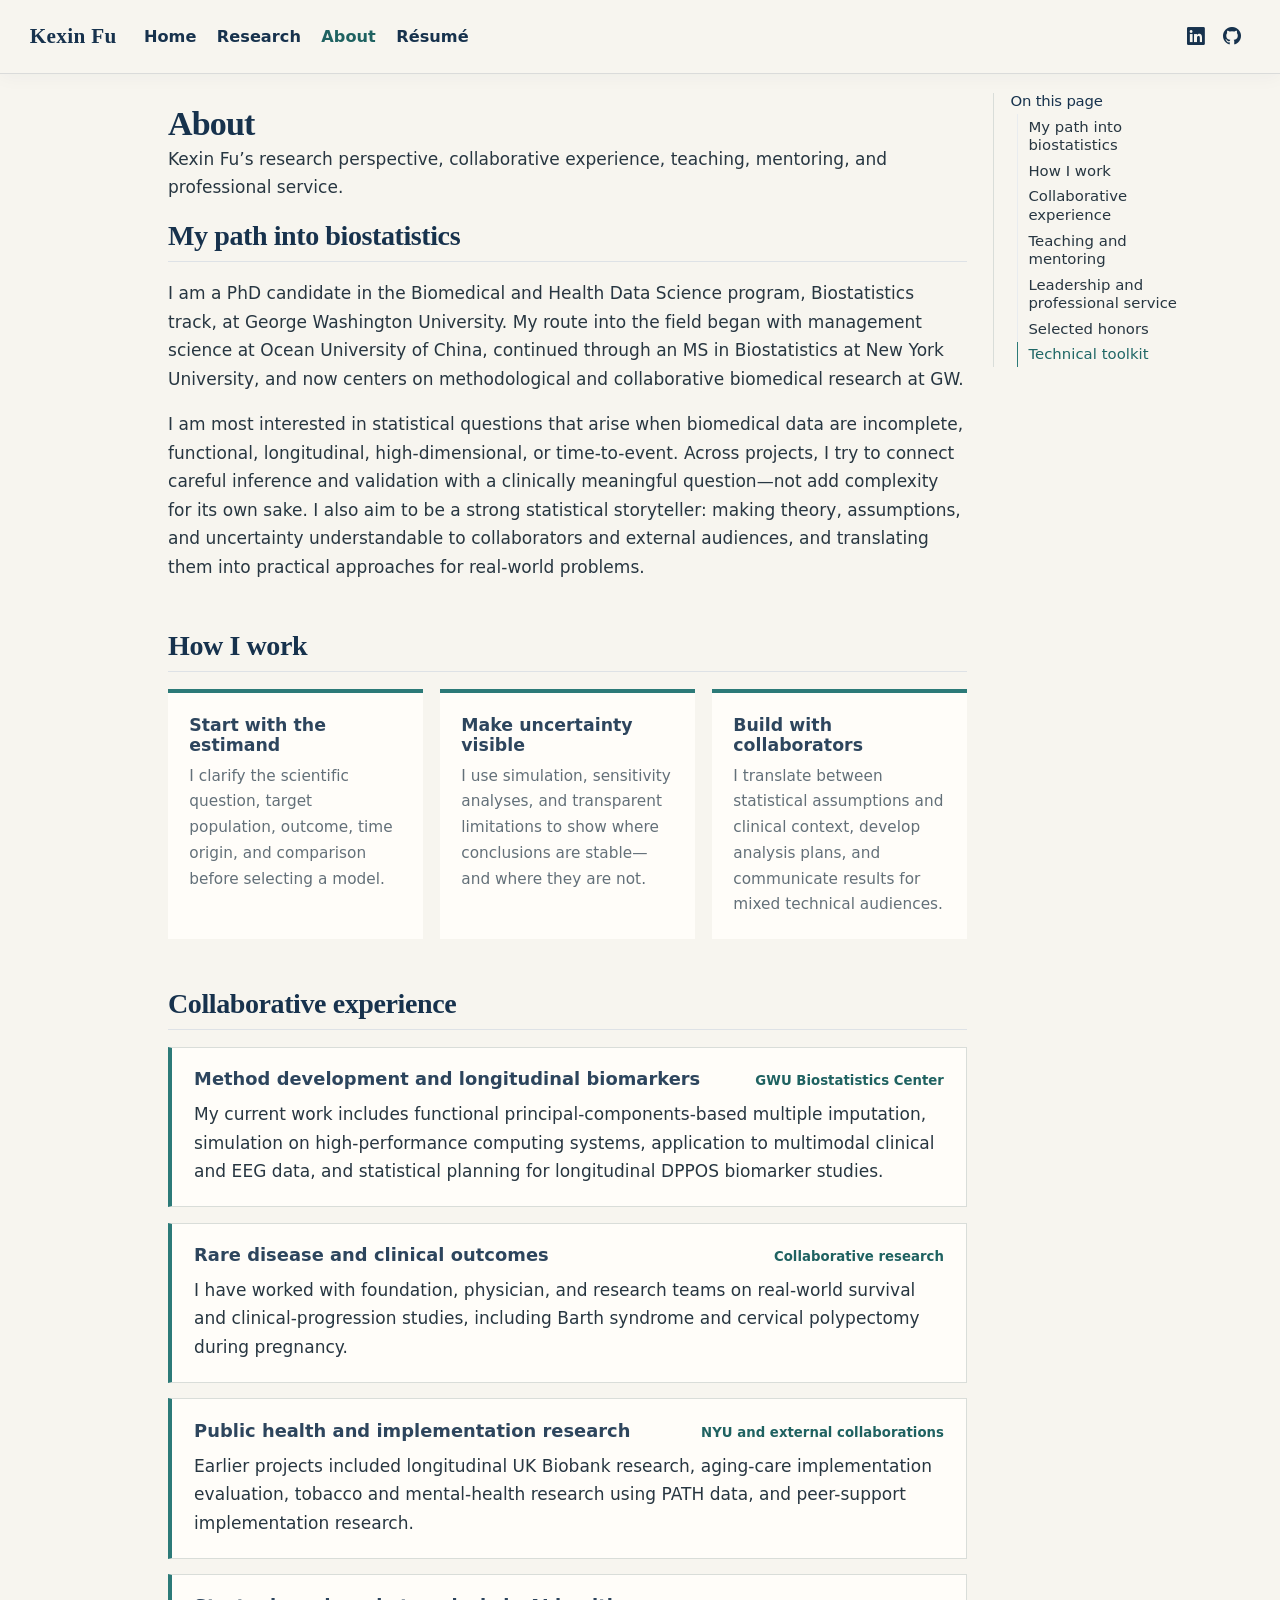
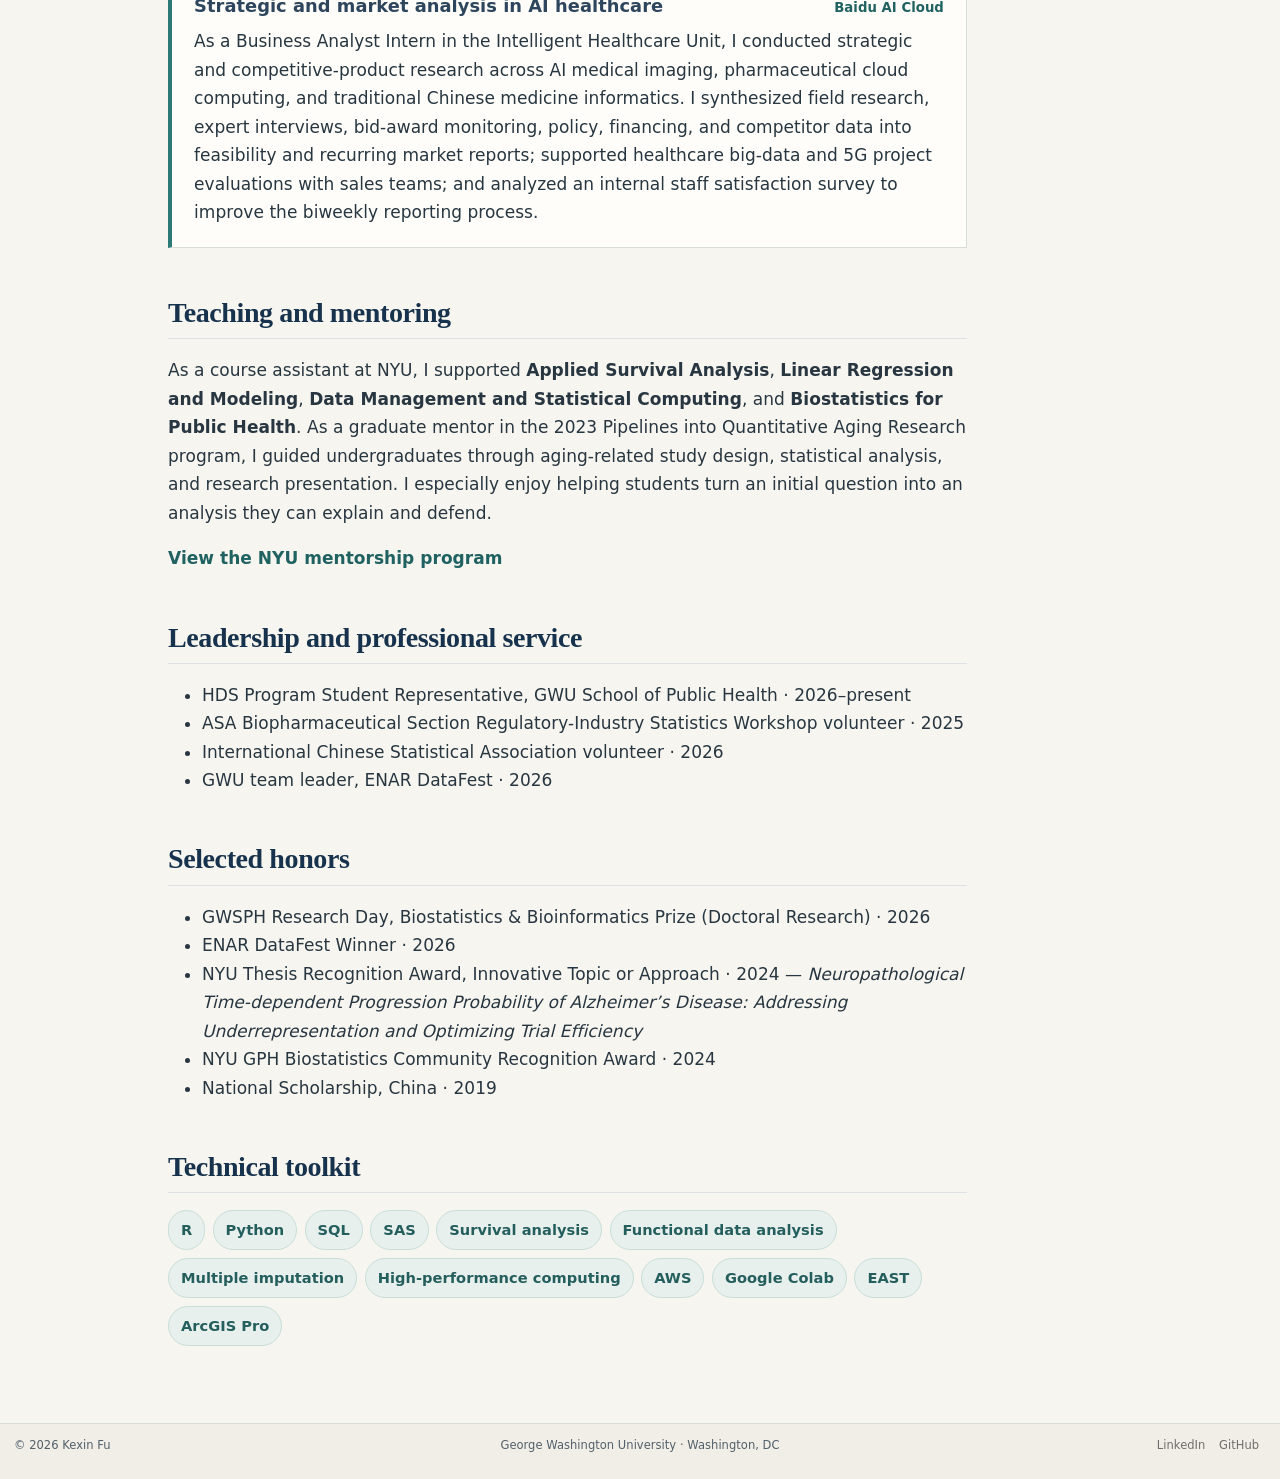
<file: about.html>
<!DOCTYPE html>
<html xmlns="http://www.w3.org/1999/xhtml" lang="en" xml:lang="en"><head>

<meta charset="utf-8">
<meta name="generator" content="quarto-1.11.9">

<meta name="viewport" content="width=device-width, initial-scale=1.0, user-scalable=yes">

<meta name="description" content="Kexin Fu’s research perspective, collaborative experience, teaching, mentoring, and professional service.">

<title>About – Kexin Fu</title>
<style>
/* Default styles provided by pandoc.
** See https://pandoc.org/MANUAL.html#variables-for-html for config info.
*/
span.smallcaps{font-variant: small-caps;}
div.columns{display: flex; gap: 1.5em;}
div.column{flex: auto;}
@media screen {
div.columns{gap: min(4vw, 1.5em);}
div.column{overflow-x: auto;}
}
div.hanging-indent{margin-left: 1.5em; text-indent: -1.5em;}
ul.task-list{list-style: none;}
ul.task-list li input[type="checkbox"] {
  width: 0.8em;
  margin: 0 0.8em 0.2em -1em; /* quarto-specific, see https://github.com/quarto-dev/quarto-cli/issues/4556 */ 
  vertical-align: middle;
}
</style>


<script src="site_libs/quarto-nav/quarto-nav.js"></script>
<link href="./assets/img/headshot-source.jpeg" rel="icon" type="image/jpeg">
<script src="site_libs/clipboard/clipboard.min.js"></script>
<script src="site_libs/quarto-html/quarto.js" type="module"></script>
<script src="site_libs/quarto-html/tabsets/tabsets.js" type="module"></script>
<script src="site_libs/quarto-html/scrollable-regions/scrollable-regions.js" type="module"></script>
<script src="site_libs/quarto-html/popper.min.js"></script>
<script src="site_libs/quarto-html/tippy.umd.min.js"></script>
<script src="site_libs/quarto-html/anchor.min.js"></script>
<link href="site_libs/quarto-html/tippy.css" rel="stylesheet">
<link href="site_libs/quarto-html/quarto-syntax-highlighting-63b5708e65d6cd79cd7618c58d0c21e7.css" rel="stylesheet" id="quarto-text-highlighting-styles">
<script src="site_libs/bootstrap/bootstrap.min.js"></script>
<link href="site_libs/bootstrap/bootstrap-icons.css" rel="stylesheet">
<link href="site_libs/bootstrap/bootstrap-14182d071397d593b0cfedaebee620fc.min.css" rel="stylesheet" append-hash="true" id="quarto-bootstrap" data-mode="light">
<script id="quarto-search-options" type="application/json">{
  "language": {
    "search-no-results-text": "No results",
    "search-matching-documents-text": "matching documents",
    "search-copy-link-title": "Copy link to search",
    "search-hide-matches-text": "Hide additional matches",
    "search-more-match-text": "more match in this document",
    "search-more-matches-text": "more matches in this document",
    "search-clear-button-title": "Clear",
    "search-text-placeholder": "",
    "search-detached-cancel-button-title": "Cancel",
    "search-submit-button-title": "Submit",
    "search-label": "Search"
  }
}</script>
<style>html{ scroll-behavior: smooth; }</style>
<meta name="theme-color" content="#17324d">
<meta name="color-scheme" content="light">
<script type="application/ld+json">
{
  "@context": "https://schema.org",
  "@type": "Person",
  "name": "Kexin Fu",
  "jobTitle": "PhD Candidate in Biostatistics and Health Data Science",
  "affiliation": {
    "@type": "CollegeOrUniversity",
    "name": "George Washington University, Milken Institute School of Public Health"
  },
  "address": {
    "@type": "PostalAddress",
    "addressLocality": "Washington",
    "addressRegion": "DC"
  },
  "sameAs": [
    "https://www.linkedin.com/in/kexin-fu-5a3354340",
    "https://github.com/cocofkx"
  ]
}
</script>


<meta property="og:title" content="About – Kexin Fu">
<meta property="og:description" content="Kexin Fu’s research perspective, collaborative experience, teaching, mentoring, and professional service.">
<meta property="og:image" content="https://cocofkx.github.io/webpage/assets/img/social-preview.png">
<meta property="og:site_name" content="Kexin Fu">
<meta property="og:locale" content="en_US">
<meta property="og:image:height" content="909">
<meta property="og:image:width" content="1731">
<meta name="twitter:title" content="About – Kexin Fu">
<meta name="twitter:description" content="Kexin Fu’s research perspective, collaborative experience, teaching, mentoring, and professional service.">
<meta name="twitter:image" content="https://cocofkx.github.io/webpage/assets/img/social-preview.png">
<meta name="twitter:card" content="summary_large_image">
</head>

<body class="nav-fixed quarto-light"><a id="quarto-skip-link" class="visually-hidden-focusable" href="#quarto-document-content">Skip to main content</a>

<div id="quarto-search-results"></div>
  <header id="quarto-header" class="headroom fixed-top">
    <nav class="navbar navbar-expand-lg " data-bs-theme="dark" aria-label="Site">
      <div class="navbar-container container-fluid">
      <div class="navbar-brand-container mx-auto">
    <a class="navbar-brand" href="./index.html">
    <span class="navbar-title">Kexin Fu</span>
    </a>
  </div>
          <button class="navbar-toggler" type="button" data-bs-toggle="collapse" data-bs-target="#navbarCollapse" aria-controls="navbarCollapse" aria-expanded="false" aria-label="Toggle navigation" onclick="if (window.quartoToggleHeadroom) { window.quartoToggleHeadroom(); }">
  <span class="navbar-toggler-icon"></span>
</button>
          <div class="collapse navbar-collapse" id="navbarCollapse">
            <ul class="navbar-nav navbar-nav-scroll me-auto">
  <li class="nav-item">
    <a class="nav-link" href="./index.html"> 
<span class="menu-text">Home</span></a>
  </li>  
  <li class="nav-item">
    <a class="nav-link" href="./research/index.html"> 
<span class="menu-text">Research</span></a>
  </li>  
  <li class="nav-item">
    <a class="nav-link active" href="./about.html" aria-current="page"> 
<span class="menu-text">About</span></a>
  </li>  
  <li class="nav-item">
    <a class="nav-link" href="./resume.html"> 
<span class="menu-text">Résumé</span></a>
  </li>  
</ul>
            <ul class="navbar-nav navbar-nav-scroll ms-auto">
  <li class="nav-item compact">
    <a class="nav-link" href="https://www.linkedin.com/in/kexin-fu-5a3354340"> <i class="bi bi-linkedin" role="img" aria-label="Kexin Fu on LinkedIn">
</i> 
<span class="menu-text"></span></a>
  </li>  
  <li class="nav-item compact">
    <a class="nav-link" href="https://github.com/cocofkx"> <i class="bi bi-github" role="img" aria-label="Kexin Fu on GitHub">
</i> 
<span class="menu-text"></span></a>
  </li>  
</ul>
          </div> <!-- /navcollapse -->
            <div class="quarto-navbar-tools">
</div>
      </div> <!-- /container-fluid -->
    </nav>
</header>
<!-- content -->
<div id="quarto-content" class="quarto-container page-columns page-rows-contents page-layout-article page-navbar">
<!-- sidebar -->
<!-- margin-sidebar -->
    <div id="quarto-margin-sidebar" class="sidebar margin-sidebar">
        <nav id="TOC" role="doc-toc" aria-labelledby="toc-title" class="toc-active">
    <h2 id="toc-title">On this page</h2>
   
  <ul>
  <li><a href="#my-path-into-biostatistics" id="toc-my-path-into-biostatistics" class="nav-link active" data-scroll-target="#my-path-into-biostatistics">My path into biostatistics</a></li>
  <li><a href="#how-i-work" id="toc-how-i-work" class="nav-link" data-scroll-target="#how-i-work">How I work</a></li>
  <li><a href="#collaborative-experience" id="toc-collaborative-experience" class="nav-link" data-scroll-target="#collaborative-experience">Collaborative experience</a></li>
  <li><a href="#teaching-and-mentoring" id="toc-teaching-and-mentoring" class="nav-link" data-scroll-target="#teaching-and-mentoring">Teaching and mentoring</a></li>
  <li><a href="#leadership-and-professional-service" id="toc-leadership-and-professional-service" class="nav-link" data-scroll-target="#leadership-and-professional-service">Leadership and professional service</a></li>
  <li><a href="#selected-honors" id="toc-selected-honors" class="nav-link" data-scroll-target="#selected-honors">Selected honors</a></li>
  <li><a href="#technical-toolkit" id="toc-technical-toolkit" class="nav-link" data-scroll-target="#technical-toolkit">Technical toolkit</a></li>
  </ul>
</nav>
    </div>
<!-- main -->
<main class="content" id="quarto-document-content" tabindex="-1">

<header id="title-block-header" class="quarto-title-block default">
<div class="quarto-title">
<h1 class="title">About</h1>
</div>

<div>
  <div class="description">
    Kexin Fu’s research perspective, collaborative experience, teaching, mentoring, and professional service.
  </div>
</div>


<div class="quarto-title-meta">

    
  
    
  </div>
  


</header>


<section id="my-path-into-biostatistics" class="level2">
<h2 class="anchored" data-anchor-id="my-path-into-biostatistics">My path into biostatistics</h2>
<p>I am a PhD candidate in the Biomedical and Health Data Science program, Biostatistics track, at George Washington University. My route into the field began with management science at Ocean University of China, continued through an MS in Biostatistics at New York University, and now centers on methodological and collaborative biomedical research at GW.</p>
<p>I am most interested in statistical questions that arise when biomedical data are incomplete, functional, longitudinal, high-dimensional, or time-to-event. Across projects, I try to connect careful inference and validation with a clinically meaningful question—not add complexity for its own sake. I also aim to be a strong statistical storyteller: making theory, assumptions, and uncertainty understandable to collaborators and external audiences, and translating them into practical approaches for real-world problems.</p>
</section>
<section id="how-i-work" class="level2">
<h2 class="anchored" data-anchor-id="how-i-work">How I work</h2>
<div class="about-principles">
<article>
<h3 class="anchored">
Start with the estimand
</h3>
<p>
I clarify the scientific question, target population, outcome, time origin, and comparison before selecting a model.
</p>
</article>
<article>
<h3 class="anchored">
Make uncertainty visible
</h3>
<p>
I use simulation, sensitivity analyses, and transparent limitations to show where conclusions are stable—and where they are not.
</p>
</article>
<article>
<h3 class="anchored">
Build with collaborators
</h3>
<p>
I translate between statistical assumptions and clinical context, develop analysis plans, and communicate results for mixed technical audiences.
</p>
</article>
</div>
</section>
<section id="collaborative-experience" class="level2">
<h2 class="anchored" data-anchor-id="collaborative-experience">Collaborative experience</h2>
<div class="experience-list">
<article>
<div class="experience-heading">
<h3 class="anchored">
Method development and longitudinal biomarkers
</h3>
<span>GWU Biostatistics Center</span>
</div>
<p>
My current work includes functional principal-components-based multiple imputation, simulation on high-performance computing systems, application to multimodal clinical and EEG data, and statistical planning for longitudinal DPPOS biomarker studies.
</p>
</article>
<article>
<div class="experience-heading">
<h3 class="anchored">
Rare disease and clinical outcomes
</h3>
<span>Collaborative research</span>
</div>
<p>
I have worked with foundation, physician, and research teams on real-world survival and clinical-progression studies, including Barth syndrome and cervical polypectomy during pregnancy.
</p>
</article>
<article>
<div class="experience-heading">
<h3 class="anchored">
Public health and implementation research
</h3>
<span>NYU and external collaborations</span>
</div>
<p>
Earlier projects included longitudinal UK Biobank research, aging-care implementation evaluation, tobacco and mental-health research using PATH data, and peer-support implementation research.
</p>
</article>
<article>
<div class="experience-heading">
<h3 class="anchored">
Strategic and market analysis in AI healthcare
</h3>
<span>Baidu AI Cloud</span>
</div>
<p>
As a Business Analyst Intern in the Intelligent Healthcare Unit, I conducted strategic and competitive-product research across AI medical imaging, pharmaceutical cloud computing, and traditional Chinese medicine informatics. I synthesized field research, expert interviews, bid-award monitoring, policy, financing, and competitor data into feasibility and recurring market reports; supported healthcare big-data and 5G project evaluations with sales teams; and analyzed an internal staff satisfaction survey to improve the biweekly reporting process.
</p>
</article>
</div>
</section>
<section id="teaching-and-mentoring" class="level2">
<h2 class="anchored" data-anchor-id="teaching-and-mentoring">Teaching and mentoring</h2>
<p>As a course assistant at NYU, I supported <strong>Applied Survival Analysis</strong>, <strong>Linear Regression and Modeling</strong>, <strong>Data Management and Statistical Computing</strong>, and <strong>Biostatistics for Public Health</strong>. As a graduate mentor in the 2023 Pipelines into Quantitative Aging Research program, I guided undergraduates through aging-related study design, statistical analysis, and research presentation. I especially enjoy helping students turn an initial question into an analysis they can explain and defend.</p>
<p><a href="https://publichealth.nyu.edu/department/biostatistics/pipelines-quantitative-aging-research-summer-program/2023-mentors" class="text-link">View the NYU mentorship program</a></p>
</section>
<section id="leadership-and-professional-service" class="level2">
<h2 class="anchored" data-anchor-id="leadership-and-professional-service">Leadership and professional service</h2>
<ul>
<li>HDS Program Student Representative, GWU School of Public Health · 2026–present</li>
<li>ASA Biopharmaceutical Section Regulatory-Industry Statistics Workshop volunteer · 2025</li>
<li>International Chinese Statistical Association volunteer · 2026</li>
<li>GWU team leader, ENAR DataFest · 2026</li>
</ul>
</section>
<section id="selected-honors" class="level2">
<h2 class="anchored" data-anchor-id="selected-honors">Selected honors</h2>
<ul>
<li>GWSPH Research Day, Biostatistics &amp; Bioinformatics Prize (Doctoral Research) · 2026</li>
<li>ENAR DataFest Winner · 2026</li>
<li>NYU Thesis Recognition Award, Innovative Topic or Approach · 2024 — <em>Neuropathological Time-dependent Progression Probability of Alzheimer’s Disease: Addressing Underrepresentation and Optimizing Trial Efficiency</em></li>
<li>NYU GPH Biostatistics Community Recognition Award · 2024</li>
<li>National Scholarship, China · 2019</li>
</ul>
</section>
<section id="technical-toolkit" class="level2">
<h2 class="anchored" data-anchor-id="technical-toolkit">Technical toolkit</h2>
<div class="tool-list" aria-label="Technical tools">
<span>R</span><span>Python</span><span>SQL</span><span>SAS</span><span>Survival analysis</span><span>Functional data analysis</span><span>Multiple imputation</span><span>High-performance computing</span><span>AWS</span><span>Google Colab</span><span>EAST</span><span>ArcGIS Pro</span>
</div>


</section>

</main> <!-- /main -->
<script id="quarto-html-after-body" type="application/javascript">
  window.document.addEventListener("DOMContentLoaded", function (event) {
    const icon = "";
    const anchorJS = new window.AnchorJS();
    anchorJS.options = {
      placement: 'right',
      icon: icon
    };
    anchorJS.add('.anchored');
    const isCodeAnnotation = (el) => {
      for (const clz of el.classList) {
        if (clz.startsWith('code-annotation-')) {                     
          return true;
        }
      }
      return false;
    }
    const onCopySuccess = function(e) {
      // button target
      const button = e.trigger;
      // don't keep focus
      button.blur();
      // flash "checked"
      button.classList.add('code-copy-button-checked');
      var currentTitle = button.getAttribute("title");
      button.setAttribute("title", "Copied!");
      let tooltip;
      if (window.bootstrap) {
        button.setAttribute("data-bs-toggle", "tooltip");
        button.setAttribute("data-bs-placement", "left");
        button.setAttribute("data-bs-title", "Copied!");
        tooltip = new bootstrap.Tooltip(button, 
          { trigger: "manual", 
            customClass: "code-copy-button-tooltip",
            offset: [0, -8]});
        tooltip.show();    
      }
      setTimeout(function() {
        if (tooltip) {
          tooltip.hide();
          button.removeAttribute("data-bs-title");
          button.removeAttribute("data-bs-toggle");
          button.removeAttribute("data-bs-placement");
        }
        button.setAttribute("title", currentTitle);
        button.classList.remove('code-copy-button-checked');
      }, 1000);
      // clear code selection
      e.clearSelection();
    }
    const getTextToCopy = function(trigger) {
      const outerScaffold = trigger.parentElement.cloneNode(true);
      const codeEl = outerScaffold.querySelector('code');
      for (const childEl of codeEl.children) {
        if (isCodeAnnotation(childEl)) {
          childEl.remove();
        }
      }
      return codeEl.innerText;
    }
    const clipboard = new window.ClipboardJS('.code-copy-button:not([data-in-quarto-modal])', {
      text: getTextToCopy
    });
    clipboard.on('success', onCopySuccess);
    if (window.document.getElementById('quarto-embedded-source-code-modal')) {
      const clipboardModal = new window.ClipboardJS('.code-copy-button[data-in-quarto-modal]', {
        text: getTextToCopy,
        container: window.document.getElementById('quarto-embedded-source-code-modal')
      });
      clipboardModal.on('success', onCopySuccess);
    }
      var localhostRegex = new RegExp(/^(?:http|https):\/\/localhost\:?[0-9]*\//);
      var mailtoRegex = new RegExp(/^mailto:/);
        var filterRegex = new RegExp("https:\/\/cocofkx\.github\.io\/webpage\/");
      const newWindowLabel = "(opens in a new tab)";
      const newWindowNoteId = "quarto-ext-newwindow-label";
      // Links reference one hidden label through aria-describedby, so the
      // announcement never changes their accessible name.
      var describeNewWindow = (link) => {
        if (!window.document.getElementById(newWindowNoteId)) {
          var newWindowNote = window.document.createElement("span");
          newWindowNote.id = newWindowNoteId;
          newWindowNote.hidden = true;
          newWindowNote.textContent = newWindowLabel;
          window.document.body.appendChild(newWindowNote);
        }
        var describedBy = (link.getAttribute("aria-describedby") || "").split(/\s+/).filter(Boolean);
        if (!describedBy.includes(newWindowNoteId)) {
          describedBy.push(newWindowNoteId);
          link.setAttribute("aria-describedby", describedBy.join(" "));
        }
      }
      var isInternal = (href) => {
          return filterRegex.test(href) || localhostRegex.test(href) || mailtoRegex.test(href);
      }
      // Inspect non-navigation links and adorn them if external
      window.quartoDecorateExternalLinks = function (root) {
     var links = (root || window.document).querySelectorAll('a[href]:not(.nav-link):not(.navbar-brand):not(.toc-action):not(.sidebar-link):not(.sidebar-item-toggle):not(.pagination-link):not(.no-external):not([aria-hidden]):not(.dropdown-item):not(.quarto-navigation-tool):not(.about-link)');
      for (var i=0; i<links.length; i++) {
        const link = links[i];
        if (!isInternal(link.href)) {
          // undo the damage that might have been done by quarto-nav.js in the case of
          // links that we want to consider external
          if (link.dataset.originalHref !== undefined) {
            link.href = link.dataset.originalHref;
          }
            // target, if specified
            link.setAttribute("target", "_blank");
            if (link.getAttribute("rel") === null) {
              link.setAttribute("rel", "noopener");
            }
            describeNewWindow(link);
          if (!link.classList.contains('no-external-icon')) {
          }
        }
      }
      };
      window.quartoDecorateExternalLinks(window.document);
    // Esc closes the popup (WCAG 1.4.13) and focus leaving both trigger and
    // popup closes it (WCAG 2.4.11); tippy handles neither for interactive popups.
    const hideOnEscAndFocusOut = {
      name: 'hideOnEscAndFocusOut',
      defaultValue: true,
      fn(instance) {
        const dismiss = () => {
          // A show scheduled by the trigger delay would otherwise reopen it
          instance.clearDelayTimeouts();
          instance.hide();
        };
        const onKeyDown = (event) => {
          if (event.key !== 'Escape') {
            return;
          }
          // Keep Esc from also reaching page handlers (e.g. reveal.js overview),
          // except an open reveal.js slide menu, which Esc should close too.
          // The menu handles keys only when its keyboard option is on.
          const menuHandlesEsc = window.Reveal?.getPlugin?.('menu')?.isOpen() &&
            window.Reveal.getConfig().menu?.keyboard !== false;
          if (!menuHandlesEsc) {
            event.stopPropagation();
          }
          if (instance.popper.contains(window.document.activeElement)) {
            // Disabled while refocusing so the focus trigger does not reopen it
            instance.disable();
            instance.reference.focus();
            instance.enable();
          }
          dismiss();
        };
        const onFocusOut = (event) => {
          const target = event.relatedTarget;
          if (target && !instance.reference.contains(target) &&
              !instance.popper.contains(target)) {
            dismiss();
          }
        };
        // On the trigger too: a click trigger (code-annotations: select) has no
        // blur handling. Attached for the instance's lifetime so leaving the
        // trigger also cancels a show still pending on the trigger delay.
        instance.reference.addEventListener('focusout', onFocusOut);
        return {
          onShow() {
            window.document.addEventListener('keydown', onKeyDown, true);
            instance.popper.addEventListener('focusout', onFocusOut);
          },
          onHide() {
            window.document.removeEventListener('keydown', onKeyDown, true);
            instance.popper.removeEventListener('focusout', onFocusOut);
          },
          onDestroy() {
            instance.reference.removeEventListener('focusout', onFocusOut);
          },
        };
      },
    };
    function tippyHover(el, contentFn, onTriggerFn, onUntriggerFn) {
      const config = {
        allowHTML: true,
        maxWidth: 500,
        delay: 100,
        arrow: false,
        appendTo: function(el) {
            return el.parentElement;
        },
        interactive: true,
        interactiveBorder: 10,
        theme: 'quarto',
        placement: 'bottom-start',
        plugins: [hideOnEscAndFocusOut],
      };
      if (contentFn) {
        config.content = contentFn;
      }
      if (onTriggerFn) {
        config.onTrigger = onTriggerFn;
      }
      if (onUntriggerFn) {
        config.onUntrigger = onUntriggerFn;
      }
      window.tippy(el, config); 
    }
    const noterefs = window.document.querySelectorAll('a[role="doc-noteref"]');
    for (var i=0; i<noterefs.length; i++) {
      const ref = noterefs[i];
      tippyHover(ref, function() {
        // use id or data attribute instead here
        let href = ref.getAttribute('data-footnote-href') || ref.getAttribute('href');
        try { href = new URL(href).hash; } catch {}
        const id = href.replace(/^#\/?/, "");
        const note = window.document.getElementById(id);
        if (note) {
          return note.innerHTML;
        } else {
          return "";
        }
      });
    }
    const xrefs = window.document.querySelectorAll('a.quarto-xref');
    const processXRef = (id, note) => {
      // Strip column container classes
      const stripColumnClz = (el) => {
        el.classList.remove("page-full", "page-columns");
        if (el.children) {
          for (const child of el.children) {
            stripColumnClz(child);
          }
        }
      }
      stripColumnClz(note)
      if (id === null || id.startsWith('sec-')) {
        // Special case sections, only their first couple elements
        const container = document.createElement("div");
        if (note.children && note.children.length > 2) {
          container.appendChild(note.children[0].cloneNode(true));
          for (let i = 1; i < note.children.length; i++) {
            const child = note.children[i];
            if (child.tagName === "P" && child.innerText === "") {
              continue;
            } else {
              container.appendChild(child.cloneNode(true));
              break;
            }
          }
          if (window.Quarto?.typesetMath) {
            window.Quarto.typesetMath(container);
          }
          return container.innerHTML
        } else {
          if (window.Quarto?.typesetMath) {
            window.Quarto.typesetMath(note);
          }
          return note.innerHTML;
        }
      } else {
        // Remove any anchor links if they are present
        const anchorLink = note.querySelector('a.anchorjs-link');
        if (anchorLink) {
          anchorLink.remove();
        }
        if (window.Quarto?.typesetMath) {
          window.Quarto.typesetMath(note);
        }
        if (note.classList.contains("callout")) {
          return note.outerHTML;
        } else {
          return note.innerHTML;
        }
      }
    }
    for (var i=0; i<xrefs.length; i++) {
      const xref = xrefs[i];
      tippyHover(xref, undefined, function(instance) {
        instance.disable();
        let url = xref.getAttribute('href');
        let hash = undefined; 
        if (url.startsWith('#')) {
          hash = url;
        } else {
          try { hash = new URL(url).hash; } catch {}
        }
        if (hash) {
          const id = hash.replace(/^#\/?/, "");
          const note = window.document.getElementById(id);
          if (note !== null) {
            try {
              const html = processXRef(id, note.cloneNode(true));
              instance.setContent(html);
            } finally {
              instance.enable();
              instance.show();
            }
          } else {
            // See if we can fetch this
            fetch(url.split('#')[0])
            .then(res => res.text())
            .then(html => {
              const parser = new DOMParser();
              const htmlDoc = parser.parseFromString(html, "text/html");
              const note = htmlDoc.getElementById(id);
              if (note !== null) {
                const html = processXRef(id, note);
                instance.setContent(html);
              } 
            }).finally(() => {
              instance.enable();
              instance.show();
            });
          }
        } else {
          // See if we can fetch a full url (with no hash to target)
          // This is a special case and we should probably do some content thinning / targeting
          fetch(url)
          .then(res => res.text())
          .then(html => {
            const parser = new DOMParser();
            const htmlDoc = parser.parseFromString(html, "text/html");
            const note = htmlDoc.querySelector('main.content');
            if (note !== null) {
              // This should only happen for chapter cross references
              // (since there is no id in the URL)
              // remove the first header
              if (note.children.length > 0 && note.children[0].tagName === "HEADER") {
                note.children[0].remove();
              }
              const html = processXRef(null, note);
              instance.setContent(html);
            } 
          }).finally(() => {
            instance.enable();
            instance.show();
          });
        }
      }, function(instance) {
      });
    }
        let selectedAnnoteEl;
        const selectorForAnnotation = ( cell, annotation) => {
          let cellAttr = 'data-code-cell="' + cell + '"';
          let lineAttr = 'data-code-annotation="' +  annotation + '"';
          const selector = 'span[' + cellAttr + '][' + lineAttr + ']';
          return selector;
        }
        const selectCodeLines = (annoteEl) => {
          const doc = window.document;
          const targetCell = annoteEl.getAttribute("data-target-cell");
          const targetAnnotation = annoteEl.getAttribute("data-target-annotation");
          const annoteSpan = window.document.querySelector(selectorForAnnotation(targetCell, targetAnnotation));
          const lines = annoteSpan.getAttribute("data-code-lines").split(",");
          const lineIds = lines.map((line) => {
            return targetCell + "-" + line;
          })
          // Each band is positioned against its own containing block, which is
          // not the offsetParent of the lines, so place it from client rects.
          const placeBand = (band, firstEl, lastEl, codeBlock) => {
            const container = band.offsetParent;
            if (container === null) {
              return;
            }
            const containerRect = container.getBoundingClientRect();
            // Reveal.js scales slides with a transform, so convert client
            // pixels back to the CSS pixels of the container.
            const scale = containerRect.height / container.offsetHeight || 1;
            const firstRect = firstEl.getBoundingClientRect();
            const lastRect = lastEl.getBoundingClientRect();
            const top = (firstRect.top - containerRect.top) / scale - container.clientTop + container.scrollTop;
            const height = (lastRect.bottom - firstRect.top) / scale;
            band.style.top = top - 2 + "px";
            band.style.height = height + 4 + "px";
            if (codeBlock) {
              // Without the copy button wrapper, the containing block is wider
              // than the code block, so span the code block explicitly.
              const blockRect = codeBlock.getBoundingClientRect();
              band.style.left = (blockRect.left - containerRect.left) / scale - container.clientLeft + container.scrollLeft + "px";
              band.style.width = blockRect.width / scale + "px";
            }
          };
          if (lineIds.length > 0) {
            const el = window.document.getElementById(lineIds[0]);
            const lastEl = window.document.getElementById(lineIds[lineIds.length - 1]);
            const parent = el.parentElement.parentElement;
            // cook up a div (if necessary) and position it
            let div = window.document.getElementById("code-annotation-line-highlight");
            if (div === null) {
              div = window.document.createElement("div");
              div.setAttribute("id", "code-annotation-line-highlight");
              div.style.position = 'absolute';
              parent.appendChild(div);
            }
            placeBand(div, el, lastEl, parent.closest("div.sourceCode") || parent);
            let gutterDiv = window.document.getElementById("code-annotation-line-highlight-gutter");
            if (gutterDiv === null) {
              gutterDiv = window.document.createElement("div");
              gutterDiv.setAttribute("id", "code-annotation-line-highlight-gutter");
              gutterDiv.style.position = 'absolute';
              const codeCell = window.document.getElementById(targetCell);
              const gutter = codeCell.querySelector('.code-annotation-gutter');
              gutter.appendChild(gutterDiv);
            }
            placeBand(gutterDiv, el, lastEl);
            selectedAnnoteEl = annoteEl;
          }
        };
        const unselectCodeLines = () => {
          const elementsIds = ["code-annotation-line-highlight", "code-annotation-line-highlight-gutter"];
          elementsIds.forEach((elId) => {
            const div = window.document.getElementById(elId);
            if (div) {
              div.remove();
            }
          });
          selectedAnnoteEl = undefined;
        };
          // Handle positioning of the toggle
      window.addEventListener(
        "resize",
        throttle(() => {
          elRect = undefined;
          if (selectedAnnoteEl) {
            selectCodeLines(selectedAnnoteEl);
          }
        }, 10)
      );
      function throttle(fn, ms) {
      let throttle = false;
      let timer;
        return (...args) => {
          if(!throttle) { // first call gets through
              fn.apply(this, args);
              throttle = true;
          } else { // all the others get throttled
              if(timer) clearTimeout(timer); // cancel #2
              timer = setTimeout(() => {
                fn.apply(this, args);
                timer = throttle = false;
              }, ms);
          }
        };
      }
        // Attach click handler to the DT
        const annoteDls = window.document.querySelectorAll('dt[data-target-cell]');
        for (const annoteDlNode of annoteDls) {
          annoteDlNode.addEventListener('click', (event) => {
            const clickedEl = event.target;
            if (clickedEl !== selectedAnnoteEl) {
              unselectCodeLines();
              const activeEl = window.document.querySelector('dt[data-target-cell].code-annotation-active');
              if (activeEl) {
                activeEl.classList.remove('code-annotation-active');
              }
              selectCodeLines(clickedEl);
              clickedEl.classList.add('code-annotation-active');
            } else {
              // Unselect the line
              unselectCodeLines();
              clickedEl.classList.remove('code-annotation-active');
            }
          });
        }
    const findCites = (el) => {
      const parentEl = el.parentElement;
      if (parentEl) {
        const cites = parentEl.dataset.cites;
        if (cites) {
          return {
            el,
            cites: cites.split(' ')
          };
        } else {
          return findCites(el.parentElement)
        }
      } else {
        return undefined;
      }
    };
    var bibliorefs = window.document.querySelectorAll('a[role="doc-biblioref"]');
    for (var i=0; i<bibliorefs.length; i++) {
      const ref = bibliorefs[i];
      const citeInfo = findCites(ref);
      if (citeInfo) {
        tippyHover(citeInfo.el, function() {
          var popup = window.document.createElement('div');
          citeInfo.cites.forEach(function(cite) {
            var citeDiv = window.document.createElement('div');
            citeDiv.classList.add('hanging-indent');
            citeDiv.classList.add('csl-entry');
            var biblioDiv = window.document.getElementById('ref-' + cite);
            if (biblioDiv) {
              citeDiv.innerHTML = biblioDiv.innerHTML;
            }
            popup.appendChild(citeDiv);
          });
          return popup.innerHTML;
        });
      }
    }
  });
  </script>
  <script type="application/javascript">
  window.quartoScrollableRegionsLabels = {"code":"Scrollable code","output":"Scrollable output"};
  </script>
</div> <!-- /content -->
<footer class="footer">
  <div class="nav-footer">
    <div class="nav-footer-left">
<p>© 2026 Kexin Fu</p>
</div>   
    <div class="nav-footer-center">
<p>George Washington University · Washington, DC</p>
</div>
    <div class="nav-footer-right">
      <ul class="footer-items list-unstyled">
    <li class="nav-item">
    <a class="nav-link" href="https://www.linkedin.com/in/kexin-fu-5a3354340">
<p>LinkedIn</p>
</a>
  </li>  
    <li class="nav-item">
    <a class="nav-link" href="https://github.com/cocofkx">
<p>GitHub</p>
</a>
  </li>  
</ul>
    </div>
  </div>
</footer>




<script src="site_libs/quarto-html/zenscroll-min.js"></script>
</body></html>
</file>
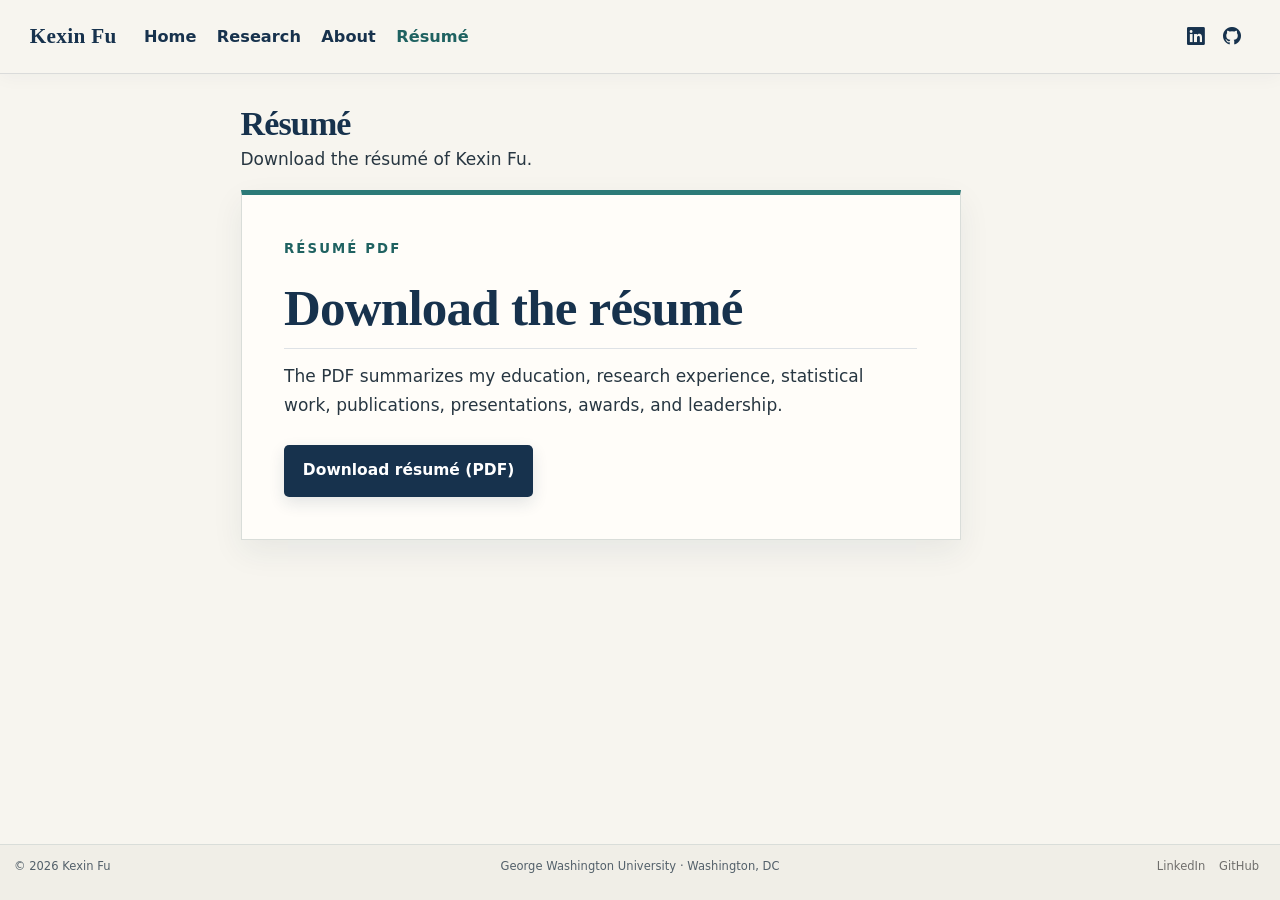
<file: resume.html>
<!DOCTYPE html>
<html xmlns="http://www.w3.org/1999/xhtml" lang="en" xml:lang="en"><head>

<meta charset="utf-8">
<meta name="generator" content="quarto-1.11.9">

<meta name="viewport" content="width=device-width, initial-scale=1.0, user-scalable=yes">

<meta name="description" content="Download the résumé of Kexin Fu.">

<title>Résumé – Kexin Fu</title>
<style>
/* Default styles provided by pandoc.
** See https://pandoc.org/MANUAL.html#variables-for-html for config info.
*/
span.smallcaps{font-variant: small-caps;}
div.columns{display: flex; gap: 1.5em;}
div.column{flex: auto;}
@media screen {
div.columns{gap: min(4vw, 1.5em);}
div.column{overflow-x: auto;}
}
div.hanging-indent{margin-left: 1.5em; text-indent: -1.5em;}
ul.task-list{list-style: none;}
ul.task-list li input[type="checkbox"] {
  width: 0.8em;
  margin: 0 0.8em 0.2em -1em; /* quarto-specific, see https://github.com/quarto-dev/quarto-cli/issues/4556 */ 
  vertical-align: middle;
}
</style>


<script src="site_libs/quarto-nav/quarto-nav.js"></script>
<link href="./assets/img/headshot-source.jpeg" rel="icon" type="image/jpeg">
<script src="site_libs/clipboard/clipboard.min.js"></script>
<script src="site_libs/quarto-html/quarto.js" type="module"></script>
<script src="site_libs/quarto-html/tabsets/tabsets.js" type="module"></script>
<script src="site_libs/quarto-html/scrollable-regions/scrollable-regions.js" type="module"></script>
<script src="site_libs/quarto-html/popper.min.js"></script>
<script src="site_libs/quarto-html/tippy.umd.min.js"></script>
<script src="site_libs/quarto-html/anchor.min.js"></script>
<link href="site_libs/quarto-html/tippy.css" rel="stylesheet">
<link href="site_libs/quarto-html/quarto-syntax-highlighting-63b5708e65d6cd79cd7618c58d0c21e7.css" rel="stylesheet" id="quarto-text-highlighting-styles">
<script src="site_libs/bootstrap/bootstrap.min.js"></script>
<link href="site_libs/bootstrap/bootstrap-icons.css" rel="stylesheet">
<link href="site_libs/bootstrap/bootstrap-14182d071397d593b0cfedaebee620fc.min.css" rel="stylesheet" append-hash="true" id="quarto-bootstrap" data-mode="light">
<script id="quarto-search-options" type="application/json">{
  "language": {
    "search-no-results-text": "No results",
    "search-matching-documents-text": "matching documents",
    "search-copy-link-title": "Copy link to search",
    "search-hide-matches-text": "Hide additional matches",
    "search-more-match-text": "more match in this document",
    "search-more-matches-text": "more matches in this document",
    "search-clear-button-title": "Clear",
    "search-text-placeholder": "",
    "search-detached-cancel-button-title": "Cancel",
    "search-submit-button-title": "Submit",
    "search-label": "Search"
  }
}</script>
<style>html{ scroll-behavior: smooth; }</style>
<meta name="theme-color" content="#17324d">
<meta name="color-scheme" content="light">
<script type="application/ld+json">
{
  "@context": "https://schema.org",
  "@type": "Person",
  "name": "Kexin Fu",
  "jobTitle": "PhD Candidate in Biostatistics and Health Data Science",
  "affiliation": {
    "@type": "CollegeOrUniversity",
    "name": "George Washington University, Milken Institute School of Public Health"
  },
  "address": {
    "@type": "PostalAddress",
    "addressLocality": "Washington",
    "addressRegion": "DC"
  },
  "sameAs": [
    "https://www.linkedin.com/in/kexin-fu-5a3354340",
    "https://github.com/cocofkx"
  ]
}
</script>


<meta property="og:title" content="Résumé – Kexin Fu">
<meta property="og:description" content="Download the résumé of Kexin Fu.">
<meta property="og:image" content="https://cocofkx.github.io/webpage/assets/img/social-preview.png">
<meta property="og:site_name" content="Kexin Fu">
<meta property="og:locale" content="en_US">
<meta property="og:image:height" content="909">
<meta property="og:image:width" content="1731">
<meta name="twitter:title" content="Résumé – Kexin Fu">
<meta name="twitter:description" content="Download the résumé of Kexin Fu.">
<meta name="twitter:image" content="https://cocofkx.github.io/webpage/assets/img/social-preview.png">
<meta name="twitter:card" content="summary_large_image">
</head>

<body class="nav-fixed fullcontent quarto-light"><a id="quarto-skip-link" class="visually-hidden-focusable" href="#quarto-document-content">Skip to main content</a>

<div id="quarto-search-results"></div>
  <header id="quarto-header" class="headroom fixed-top">
    <nav class="navbar navbar-expand-lg " data-bs-theme="dark" aria-label="Site">
      <div class="navbar-container container-fluid">
      <div class="navbar-brand-container mx-auto">
    <a class="navbar-brand" href="./index.html">
    <span class="navbar-title">Kexin Fu</span>
    </a>
  </div>
          <button class="navbar-toggler" type="button" data-bs-toggle="collapse" data-bs-target="#navbarCollapse" aria-controls="navbarCollapse" aria-expanded="false" aria-label="Toggle navigation" onclick="if (window.quartoToggleHeadroom) { window.quartoToggleHeadroom(); }">
  <span class="navbar-toggler-icon"></span>
</button>
          <div class="collapse navbar-collapse" id="navbarCollapse">
            <ul class="navbar-nav navbar-nav-scroll me-auto">
  <li class="nav-item">
    <a class="nav-link" href="./index.html"> 
<span class="menu-text">Home</span></a>
  </li>  
  <li class="nav-item">
    <a class="nav-link" href="./research/index.html"> 
<span class="menu-text">Research</span></a>
  </li>  
  <li class="nav-item">
    <a class="nav-link" href="./about.html"> 
<span class="menu-text">About</span></a>
  </li>  
  <li class="nav-item">
    <a class="nav-link active" href="./resume.html" aria-current="page"> 
<span class="menu-text">Résumé</span></a>
  </li>  
</ul>
            <ul class="navbar-nav navbar-nav-scroll ms-auto">
  <li class="nav-item compact">
    <a class="nav-link" href="https://www.linkedin.com/in/kexin-fu-5a3354340"> <i class="bi bi-linkedin" role="img" aria-label="Kexin Fu on LinkedIn">
</i> 
<span class="menu-text"></span></a>
  </li>  
  <li class="nav-item compact">
    <a class="nav-link" href="https://github.com/cocofkx"> <i class="bi bi-github" role="img" aria-label="Kexin Fu on GitHub">
</i> 
<span class="menu-text"></span></a>
  </li>  
</ul>
          </div> <!-- /navcollapse -->
            <div class="quarto-navbar-tools">
</div>
      </div> <!-- /container-fluid -->
    </nav>
</header>
<!-- content -->
<div id="quarto-content" class="quarto-container page-columns page-rows-contents page-layout-article page-navbar">
<!-- sidebar -->
<!-- margin-sidebar -->
    
<!-- main -->
<main class="content" id="quarto-document-content" tabindex="-1">

<header id="title-block-header" class="quarto-title-block default">
<div class="quarto-title">
<h1 class="title">Résumé</h1>
</div>

<div>
  <div class="description">
    Download the résumé of Kexin Fu.
  </div>
</div>


<div class="quarto-title-meta">

    
  
    
  </div>
  


</header>


<section class="download-card" aria-labelledby="resume-download-title">
<p class="eyebrow">
Résumé PDF
</p>
<h2 id="resume-download-title" class="anchored">
Download the résumé
</h2>
<p>
The PDF summarizes my education, research experience, statistical work, publications, presentations, awards, and leadership.
</p>
<a class="button button-primary" href="assets/docs/Kexin_Fu_Resume_Public.pdf">Download résumé (PDF)</a>
</section>



</main> <!-- /main -->
<script id="quarto-html-after-body" type="application/javascript">
  window.document.addEventListener("DOMContentLoaded", function (event) {
    const icon = "";
    const anchorJS = new window.AnchorJS();
    anchorJS.options = {
      placement: 'right',
      icon: icon
    };
    anchorJS.add('.anchored');
    const isCodeAnnotation = (el) => {
      for (const clz of el.classList) {
        if (clz.startsWith('code-annotation-')) {                     
          return true;
        }
      }
      return false;
    }
    const onCopySuccess = function(e) {
      // button target
      const button = e.trigger;
      // don't keep focus
      button.blur();
      // flash "checked"
      button.classList.add('code-copy-button-checked');
      var currentTitle = button.getAttribute("title");
      button.setAttribute("title", "Copied!");
      let tooltip;
      if (window.bootstrap) {
        button.setAttribute("data-bs-toggle", "tooltip");
        button.setAttribute("data-bs-placement", "left");
        button.setAttribute("data-bs-title", "Copied!");
        tooltip = new bootstrap.Tooltip(button, 
          { trigger: "manual", 
            customClass: "code-copy-button-tooltip",
            offset: [0, -8]});
        tooltip.show();    
      }
      setTimeout(function() {
        if (tooltip) {
          tooltip.hide();
          button.removeAttribute("data-bs-title");
          button.removeAttribute("data-bs-toggle");
          button.removeAttribute("data-bs-placement");
        }
        button.setAttribute("title", currentTitle);
        button.classList.remove('code-copy-button-checked');
      }, 1000);
      // clear code selection
      e.clearSelection();
    }
    const getTextToCopy = function(trigger) {
      const outerScaffold = trigger.parentElement.cloneNode(true);
      const codeEl = outerScaffold.querySelector('code');
      for (const childEl of codeEl.children) {
        if (isCodeAnnotation(childEl)) {
          childEl.remove();
        }
      }
      return codeEl.innerText;
    }
    const clipboard = new window.ClipboardJS('.code-copy-button:not([data-in-quarto-modal])', {
      text: getTextToCopy
    });
    clipboard.on('success', onCopySuccess);
    if (window.document.getElementById('quarto-embedded-source-code-modal')) {
      const clipboardModal = new window.ClipboardJS('.code-copy-button[data-in-quarto-modal]', {
        text: getTextToCopy,
        container: window.document.getElementById('quarto-embedded-source-code-modal')
      });
      clipboardModal.on('success', onCopySuccess);
    }
      var localhostRegex = new RegExp(/^(?:http|https):\/\/localhost\:?[0-9]*\//);
      var mailtoRegex = new RegExp(/^mailto:/);
        var filterRegex = new RegExp("https:\/\/cocofkx\.github\.io\/webpage\/");
      const newWindowLabel = "(opens in a new tab)";
      const newWindowNoteId = "quarto-ext-newwindow-label";
      // Links reference one hidden label through aria-describedby, so the
      // announcement never changes their accessible name.
      var describeNewWindow = (link) => {
        if (!window.document.getElementById(newWindowNoteId)) {
          var newWindowNote = window.document.createElement("span");
          newWindowNote.id = newWindowNoteId;
          newWindowNote.hidden = true;
          newWindowNote.textContent = newWindowLabel;
          window.document.body.appendChild(newWindowNote);
        }
        var describedBy = (link.getAttribute("aria-describedby") || "").split(/\s+/).filter(Boolean);
        if (!describedBy.includes(newWindowNoteId)) {
          describedBy.push(newWindowNoteId);
          link.setAttribute("aria-describedby", describedBy.join(" "));
        }
      }
      var isInternal = (href) => {
          return filterRegex.test(href) || localhostRegex.test(href) || mailtoRegex.test(href);
      }
      // Inspect non-navigation links and adorn them if external
      window.quartoDecorateExternalLinks = function (root) {
     var links = (root || window.document).querySelectorAll('a[href]:not(.nav-link):not(.navbar-brand):not(.toc-action):not(.sidebar-link):not(.sidebar-item-toggle):not(.pagination-link):not(.no-external):not([aria-hidden]):not(.dropdown-item):not(.quarto-navigation-tool):not(.about-link)');
      for (var i=0; i<links.length; i++) {
        const link = links[i];
        if (!isInternal(link.href)) {
          // undo the damage that might have been done by quarto-nav.js in the case of
          // links that we want to consider external
          if (link.dataset.originalHref !== undefined) {
            link.href = link.dataset.originalHref;
          }
            // target, if specified
            link.setAttribute("target", "_blank");
            if (link.getAttribute("rel") === null) {
              link.setAttribute("rel", "noopener");
            }
            describeNewWindow(link);
          if (!link.classList.contains('no-external-icon')) {
          }
        }
      }
      };
      window.quartoDecorateExternalLinks(window.document);
    // Esc closes the popup (WCAG 1.4.13) and focus leaving both trigger and
    // popup closes it (WCAG 2.4.11); tippy handles neither for interactive popups.
    const hideOnEscAndFocusOut = {
      name: 'hideOnEscAndFocusOut',
      defaultValue: true,
      fn(instance) {
        const dismiss = () => {
          // A show scheduled by the trigger delay would otherwise reopen it
          instance.clearDelayTimeouts();
          instance.hide();
        };
        const onKeyDown = (event) => {
          if (event.key !== 'Escape') {
            return;
          }
          // Keep Esc from also reaching page handlers (e.g. reveal.js overview),
          // except an open reveal.js slide menu, which Esc should close too.
          // The menu handles keys only when its keyboard option is on.
          const menuHandlesEsc = window.Reveal?.getPlugin?.('menu')?.isOpen() &&
            window.Reveal.getConfig().menu?.keyboard !== false;
          if (!menuHandlesEsc) {
            event.stopPropagation();
          }
          if (instance.popper.contains(window.document.activeElement)) {
            // Disabled while refocusing so the focus trigger does not reopen it
            instance.disable();
            instance.reference.focus();
            instance.enable();
          }
          dismiss();
        };
        const onFocusOut = (event) => {
          const target = event.relatedTarget;
          if (target && !instance.reference.contains(target) &&
              !instance.popper.contains(target)) {
            dismiss();
          }
        };
        // On the trigger too: a click trigger (code-annotations: select) has no
        // blur handling. Attached for the instance's lifetime so leaving the
        // trigger also cancels a show still pending on the trigger delay.
        instance.reference.addEventListener('focusout', onFocusOut);
        return {
          onShow() {
            window.document.addEventListener('keydown', onKeyDown, true);
            instance.popper.addEventListener('focusout', onFocusOut);
          },
          onHide() {
            window.document.removeEventListener('keydown', onKeyDown, true);
            instance.popper.removeEventListener('focusout', onFocusOut);
          },
          onDestroy() {
            instance.reference.removeEventListener('focusout', onFocusOut);
          },
        };
      },
    };
    function tippyHover(el, contentFn, onTriggerFn, onUntriggerFn) {
      const config = {
        allowHTML: true,
        maxWidth: 500,
        delay: 100,
        arrow: false,
        appendTo: function(el) {
            return el.parentElement;
        },
        interactive: true,
        interactiveBorder: 10,
        theme: 'quarto',
        placement: 'bottom-start',
        plugins: [hideOnEscAndFocusOut],
      };
      if (contentFn) {
        config.content = contentFn;
      }
      if (onTriggerFn) {
        config.onTrigger = onTriggerFn;
      }
      if (onUntriggerFn) {
        config.onUntrigger = onUntriggerFn;
      }
      window.tippy(el, config); 
    }
    const noterefs = window.document.querySelectorAll('a[role="doc-noteref"]');
    for (var i=0; i<noterefs.length; i++) {
      const ref = noterefs[i];
      tippyHover(ref, function() {
        // use id or data attribute instead here
        let href = ref.getAttribute('data-footnote-href') || ref.getAttribute('href');
        try { href = new URL(href).hash; } catch {}
        const id = href.replace(/^#\/?/, "");
        const note = window.document.getElementById(id);
        if (note) {
          return note.innerHTML;
        } else {
          return "";
        }
      });
    }
    const xrefs = window.document.querySelectorAll('a.quarto-xref');
    const processXRef = (id, note) => {
      // Strip column container classes
      const stripColumnClz = (el) => {
        el.classList.remove("page-full", "page-columns");
        if (el.children) {
          for (const child of el.children) {
            stripColumnClz(child);
          }
        }
      }
      stripColumnClz(note)
      if (id === null || id.startsWith('sec-')) {
        // Special case sections, only their first couple elements
        const container = document.createElement("div");
        if (note.children && note.children.length > 2) {
          container.appendChild(note.children[0].cloneNode(true));
          for (let i = 1; i < note.children.length; i++) {
            const child = note.children[i];
            if (child.tagName === "P" && child.innerText === "") {
              continue;
            } else {
              container.appendChild(child.cloneNode(true));
              break;
            }
          }
          if (window.Quarto?.typesetMath) {
            window.Quarto.typesetMath(container);
          }
          return container.innerHTML
        } else {
          if (window.Quarto?.typesetMath) {
            window.Quarto.typesetMath(note);
          }
          return note.innerHTML;
        }
      } else {
        // Remove any anchor links if they are present
        const anchorLink = note.querySelector('a.anchorjs-link');
        if (anchorLink) {
          anchorLink.remove();
        }
        if (window.Quarto?.typesetMath) {
          window.Quarto.typesetMath(note);
        }
        if (note.classList.contains("callout")) {
          return note.outerHTML;
        } else {
          return note.innerHTML;
        }
      }
    }
    for (var i=0; i<xrefs.length; i++) {
      const xref = xrefs[i];
      tippyHover(xref, undefined, function(instance) {
        instance.disable();
        let url = xref.getAttribute('href');
        let hash = undefined; 
        if (url.startsWith('#')) {
          hash = url;
        } else {
          try { hash = new URL(url).hash; } catch {}
        }
        if (hash) {
          const id = hash.replace(/^#\/?/, "");
          const note = window.document.getElementById(id);
          if (note !== null) {
            try {
              const html = processXRef(id, note.cloneNode(true));
              instance.setContent(html);
            } finally {
              instance.enable();
              instance.show();
            }
          } else {
            // See if we can fetch this
            fetch(url.split('#')[0])
            .then(res => res.text())
            .then(html => {
              const parser = new DOMParser();
              const htmlDoc = parser.parseFromString(html, "text/html");
              const note = htmlDoc.getElementById(id);
              if (note !== null) {
                const html = processXRef(id, note);
                instance.setContent(html);
              } 
            }).finally(() => {
              instance.enable();
              instance.show();
            });
          }
        } else {
          // See if we can fetch a full url (with no hash to target)
          // This is a special case and we should probably do some content thinning / targeting
          fetch(url)
          .then(res => res.text())
          .then(html => {
            const parser = new DOMParser();
            const htmlDoc = parser.parseFromString(html, "text/html");
            const note = htmlDoc.querySelector('main.content');
            if (note !== null) {
              // This should only happen for chapter cross references
              // (since there is no id in the URL)
              // remove the first header
              if (note.children.length > 0 && note.children[0].tagName === "HEADER") {
                note.children[0].remove();
              }
              const html = processXRef(null, note);
              instance.setContent(html);
            } 
          }).finally(() => {
            instance.enable();
            instance.show();
          });
        }
      }, function(instance) {
      });
    }
        let selectedAnnoteEl;
        const selectorForAnnotation = ( cell, annotation) => {
          let cellAttr = 'data-code-cell="' + cell + '"';
          let lineAttr = 'data-code-annotation="' +  annotation + '"';
          const selector = 'span[' + cellAttr + '][' + lineAttr + ']';
          return selector;
        }
        const selectCodeLines = (annoteEl) => {
          const doc = window.document;
          const targetCell = annoteEl.getAttribute("data-target-cell");
          const targetAnnotation = annoteEl.getAttribute("data-target-annotation");
          const annoteSpan = window.document.querySelector(selectorForAnnotation(targetCell, targetAnnotation));
          const lines = annoteSpan.getAttribute("data-code-lines").split(",");
          const lineIds = lines.map((line) => {
            return targetCell + "-" + line;
          })
          // Each band is positioned against its own containing block, which is
          // not the offsetParent of the lines, so place it from client rects.
          const placeBand = (band, firstEl, lastEl, codeBlock) => {
            const container = band.offsetParent;
            if (container === null) {
              return;
            }
            const containerRect = container.getBoundingClientRect();
            // Reveal.js scales slides with a transform, so convert client
            // pixels back to the CSS pixels of the container.
            const scale = containerRect.height / container.offsetHeight || 1;
            const firstRect = firstEl.getBoundingClientRect();
            const lastRect = lastEl.getBoundingClientRect();
            const top = (firstRect.top - containerRect.top) / scale - container.clientTop + container.scrollTop;
            const height = (lastRect.bottom - firstRect.top) / scale;
            band.style.top = top - 2 + "px";
            band.style.height = height + 4 + "px";
            if (codeBlock) {
              // Without the copy button wrapper, the containing block is wider
              // than the code block, so span the code block explicitly.
              const blockRect = codeBlock.getBoundingClientRect();
              band.style.left = (blockRect.left - containerRect.left) / scale - container.clientLeft + container.scrollLeft + "px";
              band.style.width = blockRect.width / scale + "px";
            }
          };
          if (lineIds.length > 0) {
            const el = window.document.getElementById(lineIds[0]);
            const lastEl = window.document.getElementById(lineIds[lineIds.length - 1]);
            const parent = el.parentElement.parentElement;
            // cook up a div (if necessary) and position it
            let div = window.document.getElementById("code-annotation-line-highlight");
            if (div === null) {
              div = window.document.createElement("div");
              div.setAttribute("id", "code-annotation-line-highlight");
              div.style.position = 'absolute';
              parent.appendChild(div);
            }
            placeBand(div, el, lastEl, parent.closest("div.sourceCode") || parent);
            let gutterDiv = window.document.getElementById("code-annotation-line-highlight-gutter");
            if (gutterDiv === null) {
              gutterDiv = window.document.createElement("div");
              gutterDiv.setAttribute("id", "code-annotation-line-highlight-gutter");
              gutterDiv.style.position = 'absolute';
              const codeCell = window.document.getElementById(targetCell);
              const gutter = codeCell.querySelector('.code-annotation-gutter');
              gutter.appendChild(gutterDiv);
            }
            placeBand(gutterDiv, el, lastEl);
            selectedAnnoteEl = annoteEl;
          }
        };
        const unselectCodeLines = () => {
          const elementsIds = ["code-annotation-line-highlight", "code-annotation-line-highlight-gutter"];
          elementsIds.forEach((elId) => {
            const div = window.document.getElementById(elId);
            if (div) {
              div.remove();
            }
          });
          selectedAnnoteEl = undefined;
        };
          // Handle positioning of the toggle
      window.addEventListener(
        "resize",
        throttle(() => {
          elRect = undefined;
          if (selectedAnnoteEl) {
            selectCodeLines(selectedAnnoteEl);
          }
        }, 10)
      );
      function throttle(fn, ms) {
      let throttle = false;
      let timer;
        return (...args) => {
          if(!throttle) { // first call gets through
              fn.apply(this, args);
              throttle = true;
          } else { // all the others get throttled
              if(timer) clearTimeout(timer); // cancel #2
              timer = setTimeout(() => {
                fn.apply(this, args);
                timer = throttle = false;
              }, ms);
          }
        };
      }
        // Attach click handler to the DT
        const annoteDls = window.document.querySelectorAll('dt[data-target-cell]');
        for (const annoteDlNode of annoteDls) {
          annoteDlNode.addEventListener('click', (event) => {
            const clickedEl = event.target;
            if (clickedEl !== selectedAnnoteEl) {
              unselectCodeLines();
              const activeEl = window.document.querySelector('dt[data-target-cell].code-annotation-active');
              if (activeEl) {
                activeEl.classList.remove('code-annotation-active');
              }
              selectCodeLines(clickedEl);
              clickedEl.classList.add('code-annotation-active');
            } else {
              // Unselect the line
              unselectCodeLines();
              clickedEl.classList.remove('code-annotation-active');
            }
          });
        }
    const findCites = (el) => {
      const parentEl = el.parentElement;
      if (parentEl) {
        const cites = parentEl.dataset.cites;
        if (cites) {
          return {
            el,
            cites: cites.split(' ')
          };
        } else {
          return findCites(el.parentElement)
        }
      } else {
        return undefined;
      }
    };
    var bibliorefs = window.document.querySelectorAll('a[role="doc-biblioref"]');
    for (var i=0; i<bibliorefs.length; i++) {
      const ref = bibliorefs[i];
      const citeInfo = findCites(ref);
      if (citeInfo) {
        tippyHover(citeInfo.el, function() {
          var popup = window.document.createElement('div');
          citeInfo.cites.forEach(function(cite) {
            var citeDiv = window.document.createElement('div');
            citeDiv.classList.add('hanging-indent');
            citeDiv.classList.add('csl-entry');
            var biblioDiv = window.document.getElementById('ref-' + cite);
            if (biblioDiv) {
              citeDiv.innerHTML = biblioDiv.innerHTML;
            }
            popup.appendChild(citeDiv);
          });
          return popup.innerHTML;
        });
      }
    }
  });
  </script>
  <script type="application/javascript">
  window.quartoScrollableRegionsLabels = {"code":"Scrollable code","output":"Scrollable output"};
  </script>
</div> <!-- /content -->
<footer class="footer">
  <div class="nav-footer">
    <div class="nav-footer-left">
<p>© 2026 Kexin Fu</p>
</div>   
    <div class="nav-footer-center">
<p>George Washington University · Washington, DC</p>
</div>
    <div class="nav-footer-right">
      <ul class="footer-items list-unstyled">
    <li class="nav-item">
    <a class="nav-link" href="https://www.linkedin.com/in/kexin-fu-5a3354340">
<p>LinkedIn</p>
</a>
  </li>  
    <li class="nav-item">
    <a class="nav-link" href="https://github.com/cocofkx">
<p>GitHub</p>
</a>
  </li>  
</ul>
    </div>
  </div>
</footer>




<script src="site_libs/quarto-html/zenscroll-min.js"></script>
</body></html>
</file>
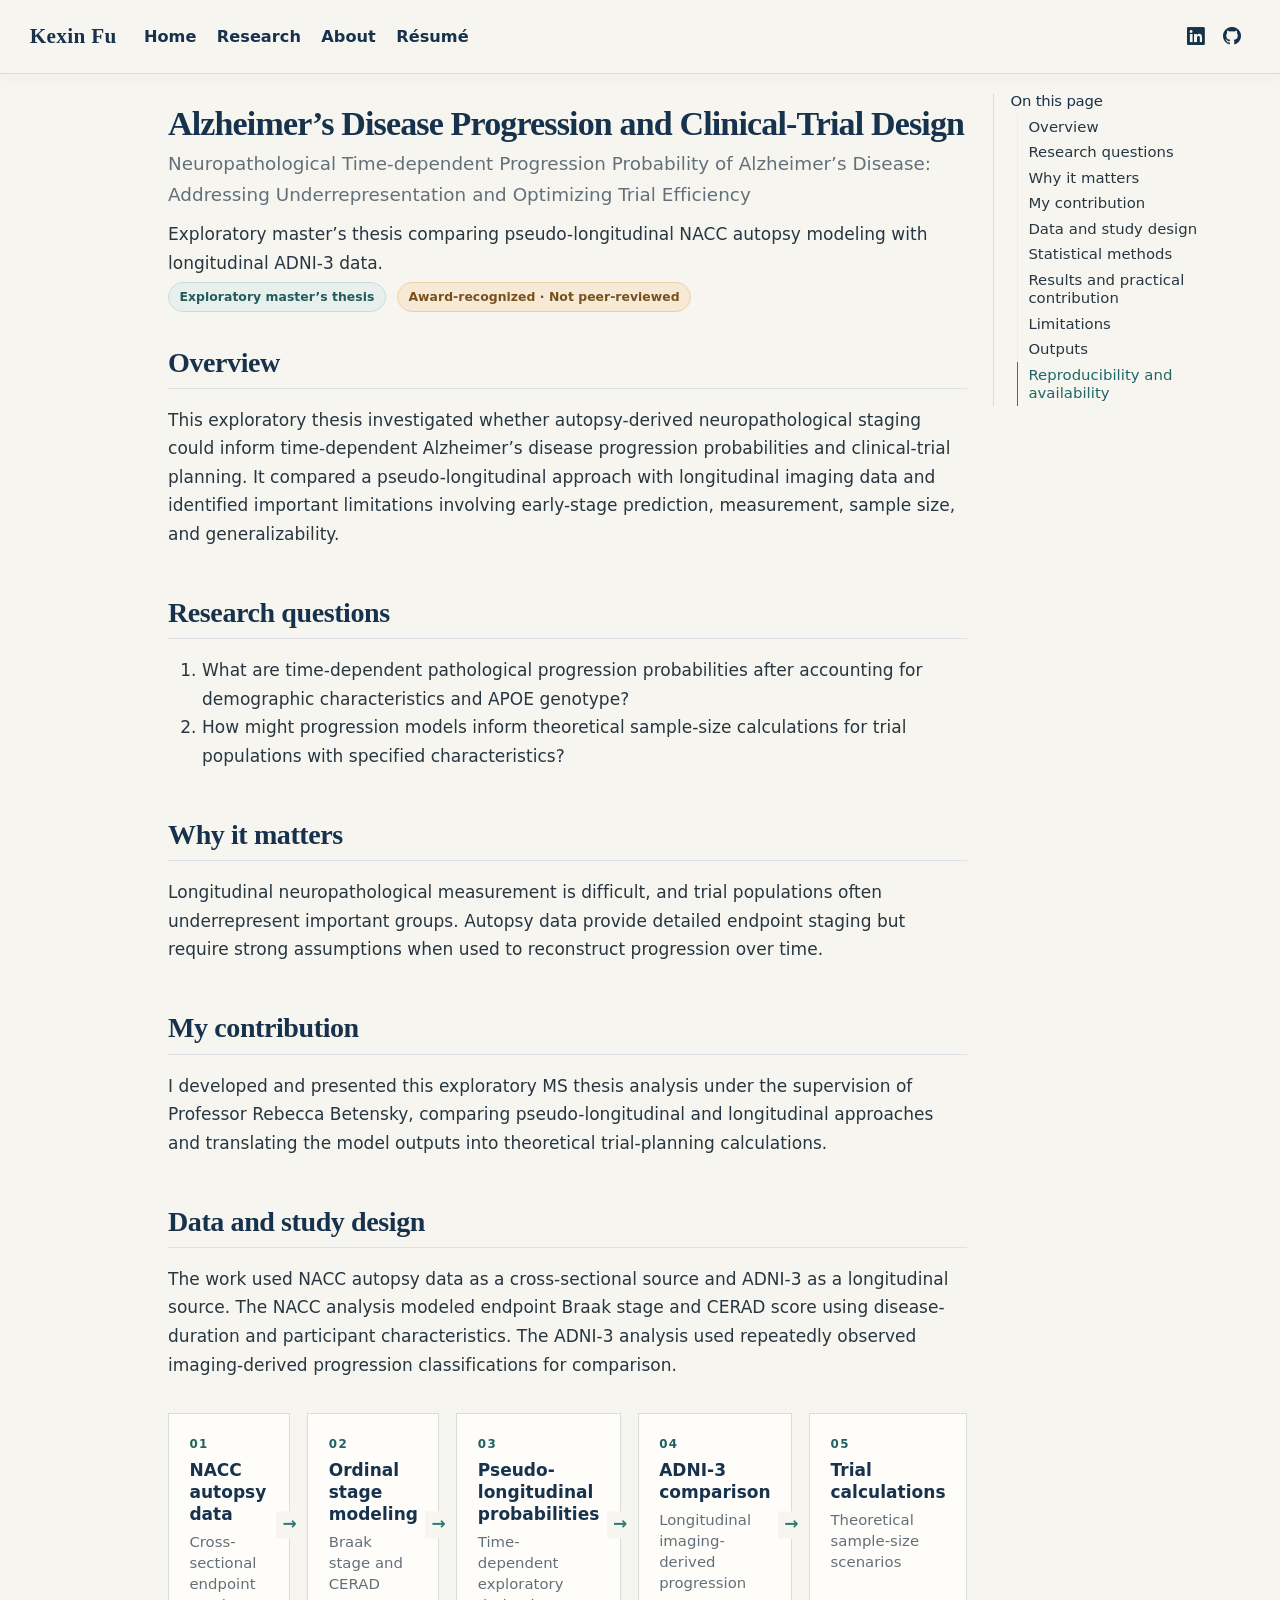
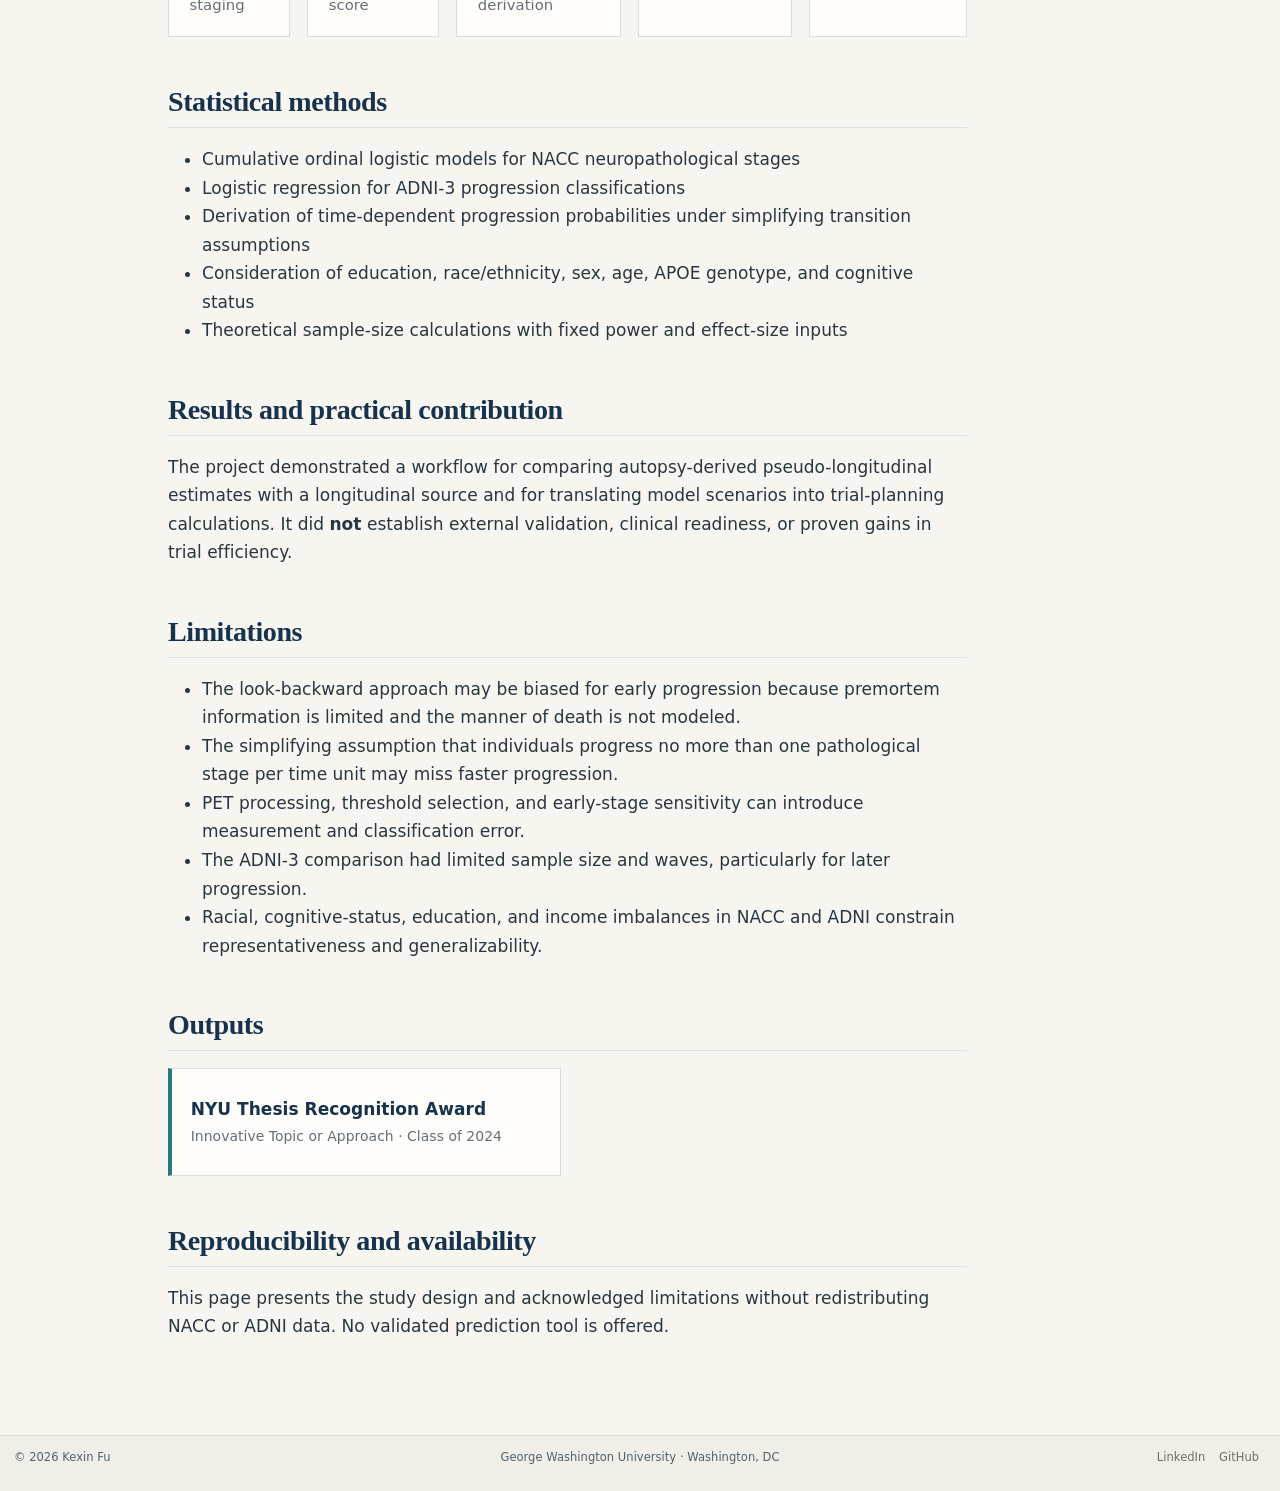
<file: research/ad-progression-thesis.html>
<!DOCTYPE html>
<html xmlns="http://www.w3.org/1999/xhtml" lang="en" xml:lang="en"><head>

<meta charset="utf-8">
<meta name="generator" content="quarto-1.11.9">

<meta name="viewport" content="width=device-width, initial-scale=1.0, user-scalable=yes">

<meta name="description" content="Exploratory master’s thesis comparing pseudo-longitudinal NACC autopsy modeling with longitudinal ADNI-3 data.">

<title>Alzheimer’s Disease Progression and Clinical-Trial Design – Kexin Fu</title>
<style>
/* Default styles provided by pandoc.
** See https://pandoc.org/MANUAL.html#variables-for-html for config info.
*/
span.smallcaps{font-variant: small-caps;}
div.columns{display: flex; gap: 1.5em;}
div.column{flex: auto;}
@media screen {
div.columns{gap: min(4vw, 1.5em);}
div.column{overflow-x: auto;}
}
div.hanging-indent{margin-left: 1.5em; text-indent: -1.5em;}
ul.task-list{list-style: none;}
ul.task-list li input[type="checkbox"] {
  width: 0.8em;
  margin: 0 0.8em 0.2em -1em; /* quarto-specific, see https://github.com/quarto-dev/quarto-cli/issues/4556 */ 
  vertical-align: middle;
}
</style>


<script src="../site_libs/quarto-nav/quarto-nav.js"></script>
<link href="../assets/img/headshot-source.jpeg" rel="icon" type="image/jpeg">
<script src="../site_libs/clipboard/clipboard.min.js"></script>
<script src="../site_libs/quarto-html/quarto.js" type="module"></script>
<script src="../site_libs/quarto-html/tabsets/tabsets.js" type="module"></script>
<script src="../site_libs/quarto-html/scrollable-regions/scrollable-regions.js" type="module"></script>
<script src="../site_libs/quarto-html/popper.min.js"></script>
<script src="../site_libs/quarto-html/tippy.umd.min.js"></script>
<script src="../site_libs/quarto-html/anchor.min.js"></script>
<link href="../site_libs/quarto-html/tippy.css" rel="stylesheet">
<link href="../site_libs/quarto-html/quarto-syntax-highlighting-63b5708e65d6cd79cd7618c58d0c21e7.css" rel="stylesheet" id="quarto-text-highlighting-styles">
<script src="../site_libs/bootstrap/bootstrap.min.js"></script>
<link href="../site_libs/bootstrap/bootstrap-icons.css" rel="stylesheet">
<link href="../site_libs/bootstrap/bootstrap-14182d071397d593b0cfedaebee620fc.min.css" rel="stylesheet" append-hash="true" id="quarto-bootstrap" data-mode="light">
<script id="quarto-search-options" type="application/json">{
  "language": {
    "search-no-results-text": "No results",
    "search-matching-documents-text": "matching documents",
    "search-copy-link-title": "Copy link to search",
    "search-hide-matches-text": "Hide additional matches",
    "search-more-match-text": "more match in this document",
    "search-more-matches-text": "more matches in this document",
    "search-clear-button-title": "Clear",
    "search-text-placeholder": "",
    "search-detached-cancel-button-title": "Cancel",
    "search-submit-button-title": "Submit",
    "search-label": "Search"
  }
}</script>
<style>html{ scroll-behavior: smooth; }</style>
<meta name="theme-color" content="#17324d">
<meta name="color-scheme" content="light">
<script type="application/ld+json">
{
  "@context": "https://schema.org",
  "@type": "Person",
  "name": "Kexin Fu",
  "jobTitle": "PhD Candidate in Biostatistics and Health Data Science",
  "affiliation": {
    "@type": "CollegeOrUniversity",
    "name": "George Washington University, Milken Institute School of Public Health"
  },
  "address": {
    "@type": "PostalAddress",
    "addressLocality": "Washington",
    "addressRegion": "DC"
  },
  "sameAs": [
    "https://www.linkedin.com/in/kexin-fu-5a3354340",
    "https://github.com/cocofkx"
  ]
}
</script>


<meta property="og:title" content="Alzheimer’s Disease Progression and Clinical-Trial Design – Kexin Fu">
<meta property="og:description" content="Exploratory master’s thesis comparing pseudo-longitudinal NACC autopsy modeling with longitudinal ADNI-3 data.">
<meta property="og:image" content="https://cocofkx.github.io/webpage/assets/img/social-preview.png">
<meta property="og:site_name" content="Kexin Fu">
<meta property="og:locale" content="en_US">
<meta property="og:image:height" content="909">
<meta property="og:image:width" content="1731">
<meta name="twitter:title" content="Alzheimer’s Disease Progression and Clinical-Trial Design – Kexin Fu">
<meta name="twitter:description" content="Exploratory master’s thesis comparing pseudo-longitudinal NACC autopsy modeling with longitudinal ADNI-3 data.">
<meta name="twitter:image" content="https://cocofkx.github.io/webpage/assets/img/social-preview.png">
<meta name="twitter:card" content="summary_large_image">
</head>

<body class="nav-fixed quarto-light"><a id="quarto-skip-link" class="visually-hidden-focusable" href="#quarto-document-content">Skip to main content</a>

<div id="quarto-search-results"></div>
  <header id="quarto-header" class="headroom fixed-top">
    <nav class="navbar navbar-expand-lg " data-bs-theme="dark" aria-label="Site">
      <div class="navbar-container container-fluid">
      <div class="navbar-brand-container mx-auto">
    <a class="navbar-brand" href="../index.html">
    <span class="navbar-title">Kexin Fu</span>
    </a>
  </div>
          <button class="navbar-toggler" type="button" data-bs-toggle="collapse" data-bs-target="#navbarCollapse" aria-controls="navbarCollapse" aria-expanded="false" aria-label="Toggle navigation" onclick="if (window.quartoToggleHeadroom) { window.quartoToggleHeadroom(); }">
  <span class="navbar-toggler-icon"></span>
</button>
          <div class="collapse navbar-collapse" id="navbarCollapse">
            <ul class="navbar-nav navbar-nav-scroll me-auto">
  <li class="nav-item">
    <a class="nav-link" href="../index.html"> 
<span class="menu-text">Home</span></a>
  </li>  
  <li class="nav-item">
    <a class="nav-link" href="../research/index.html"> 
<span class="menu-text">Research</span></a>
  </li>  
  <li class="nav-item">
    <a class="nav-link" href="../about.html"> 
<span class="menu-text">About</span></a>
  </li>  
  <li class="nav-item">
    <a class="nav-link" href="../resume.html"> 
<span class="menu-text">Résumé</span></a>
  </li>  
</ul>
            <ul class="navbar-nav navbar-nav-scroll ms-auto">
  <li class="nav-item compact">
    <a class="nav-link" href="https://www.linkedin.com/in/kexin-fu-5a3354340"> <i class="bi bi-linkedin" role="img" aria-label="Kexin Fu on LinkedIn">
</i> 
<span class="menu-text"></span></a>
  </li>  
  <li class="nav-item compact">
    <a class="nav-link" href="https://github.com/cocofkx"> <i class="bi bi-github" role="img" aria-label="Kexin Fu on GitHub">
</i> 
<span class="menu-text"></span></a>
  </li>  
</ul>
          </div> <!-- /navcollapse -->
            <div class="quarto-navbar-tools">
</div>
      </div> <!-- /container-fluid -->
    </nav>
</header>
<!-- content -->
<div id="quarto-content" class="quarto-container page-columns page-rows-contents page-layout-article page-navbar">
<!-- sidebar -->
<!-- margin-sidebar -->
    <div id="quarto-margin-sidebar" class="sidebar margin-sidebar">
        <nav id="TOC" role="doc-toc" aria-labelledby="toc-title" class="toc-active">
    <h2 id="toc-title">On this page</h2>
   
  <ul>
  <li><a href="#overview" id="toc-overview" class="nav-link active" data-scroll-target="#overview">Overview</a></li>
  <li><a href="#research-questions" id="toc-research-questions" class="nav-link" data-scroll-target="#research-questions">Research questions</a></li>
  <li><a href="#why-it-matters" id="toc-why-it-matters" class="nav-link" data-scroll-target="#why-it-matters">Why it matters</a></li>
  <li><a href="#my-contribution" id="toc-my-contribution" class="nav-link" data-scroll-target="#my-contribution">My contribution</a></li>
  <li><a href="#data-and-study-design" id="toc-data-and-study-design" class="nav-link" data-scroll-target="#data-and-study-design">Data and study design</a></li>
  <li><a href="#statistical-methods" id="toc-statistical-methods" class="nav-link" data-scroll-target="#statistical-methods">Statistical methods</a></li>
  <li><a href="#results-and-practical-contribution" id="toc-results-and-practical-contribution" class="nav-link" data-scroll-target="#results-and-practical-contribution">Results and practical contribution</a></li>
  <li><a href="#limitations" id="toc-limitations" class="nav-link" data-scroll-target="#limitations">Limitations</a></li>
  <li><a href="#outputs" id="toc-outputs" class="nav-link" data-scroll-target="#outputs">Outputs</a></li>
  <li><a href="#reproducibility-and-availability" id="toc-reproducibility-and-availability" class="nav-link" data-scroll-target="#reproducibility-and-availability">Reproducibility and availability</a></li>
  </ul>
</nav>
    </div>
<!-- main -->
<main class="content" id="quarto-document-content" tabindex="-1">

<header id="title-block-header" class="quarto-title-block default">
<div class="quarto-title">
<h1 class="title">Alzheimer’s Disease Progression and Clinical-Trial Design</h1>
<p class="subtitle lead">Neuropathological Time-dependent Progression Probability of Alzheimer’s Disease: Addressing Underrepresentation and Optimizing Trial Efficiency</p>
</div>

<div>
  <div class="description">
    Exploratory master’s thesis comparing pseudo-longitudinal NACC autopsy modeling with longitudinal ADNI-3 data.
  </div>
</div>


<div class="quarto-title-meta">

    
  
    
  </div>
  


</header>


<div class="project-hero-meta">
<span class="type-pill">Exploratory master’s thesis</span><span class="status-pill">Award-recognized · Not peer-reviewed</span>
</div>
<section id="overview" class="level2">
<h2 class="anchored" data-anchor-id="overview">Overview</h2>
<p>This exploratory thesis investigated whether autopsy-derived neuropathological staging could inform time-dependent Alzheimer’s disease progression probabilities and clinical-trial planning. It compared a pseudo-longitudinal approach with longitudinal imaging data and identified important limitations involving early-stage prediction, measurement, sample size, and generalizability.</p>
</section>
<section id="research-questions" class="level2">
<h2 class="anchored" data-anchor-id="research-questions">Research questions</h2>
<ol type="1">
<li>What are time-dependent pathological progression probabilities after accounting for demographic characteristics and APOE genotype?</li>
<li>How might progression models inform theoretical sample-size calculations for trial populations with specified characteristics?</li>
</ol>
</section>
<section id="why-it-matters" class="level2">
<h2 class="anchored" data-anchor-id="why-it-matters">Why it matters</h2>
<p>Longitudinal neuropathological measurement is difficult, and trial populations often underrepresent important groups. Autopsy data provide detailed endpoint staging but require strong assumptions when used to reconstruct progression over time.</p>
</section>
<section id="my-contribution" class="level2">
<h2 class="anchored" data-anchor-id="my-contribution">My contribution</h2>
<p>I developed and presented this exploratory MS thesis analysis under the supervision of Professor Rebecca Betensky, comparing pseudo-longitudinal and longitudinal approaches and translating the model outputs into theoretical trial-planning calculations.</p>
</section>
<section id="data-and-study-design" class="level2">
<h2 class="anchored" data-anchor-id="data-and-study-design">Data and study design</h2>
<p>The work used NACC autopsy data as a cross-sectional source and ADNI-3 as a longitudinal source. The NACC analysis modeled endpoint Braak stage and CERAD score using disease-duration and participant characteristics. The ADNI-3 analysis used repeatedly observed imaging-derived progression classifications for comparison.</p>
<div class="process-diagram thesis-flow" role="img" aria-label="Study design linking NACC autopsy data to ordinal stage modeling, pseudo-longitudinal probabilities, ADNI-3 comparison, and exploratory trial calculations">
<div>
<span>01</span><strong>NACC autopsy data</strong><small>Cross-sectional endpoint staging</small>
</div>
<div>
<span>02</span><strong>Ordinal stage modeling</strong><small>Braak stage and CERAD score</small>
</div>
<div>
<span>03</span><strong>Pseudo-longitudinal probabilities</strong><small>Time-dependent exploratory derivation</small>
</div>
<div>
<span>04</span><strong>ADNI-3 comparison</strong><small>Longitudinal imaging-derived progression</small>
</div>
<div>
<span>05</span><strong>Trial calculations</strong><small>Theoretical sample-size scenarios</small>
</div>
</div>
</section>
<section id="statistical-methods" class="level2">
<h2 class="anchored" data-anchor-id="statistical-methods">Statistical methods</h2>
<ul>
<li>Cumulative ordinal logistic models for NACC neuropathological stages</li>
<li>Logistic regression for ADNI-3 progression classifications</li>
<li>Derivation of time-dependent progression probabilities under simplifying transition assumptions</li>
<li>Consideration of education, race/ethnicity, sex, age, APOE genotype, and cognitive status</li>
<li>Theoretical sample-size calculations with fixed power and effect-size inputs</li>
</ul>
</section>
<section id="results-and-practical-contribution" class="level2">
<h2 class="anchored" data-anchor-id="results-and-practical-contribution">Results and practical contribution</h2>
<p>The project demonstrated a workflow for comparing autopsy-derived pseudo-longitudinal estimates with a longitudinal source and for translating model scenarios into trial-planning calculations. It did <strong>not</strong> establish external validation, clinical readiness, or proven gains in trial efficiency.</p>
</section>
<section id="limitations" class="level2">
<h2 class="anchored" data-anchor-id="limitations">Limitations</h2>
<ul>
<li>The look-backward approach may be biased for early progression because premortem information is limited and the manner of death is not modeled.</li>
<li>The simplifying assumption that individuals progress no more than one pathological stage per time unit may miss faster progression.</li>
<li>PET processing, threshold selection, and early-stage sensitivity can introduce measurement and classification error.</li>
<li>The ADNI-3 comparison had limited sample size and waves, particularly for later progression.</li>
<li>Racial, cognitive-status, education, and income imbalances in NACC and ADNI constrain representativeness and generalizability.</li>
</ul>
</section>
<section id="outputs" class="level2">
<h2 class="anchored" data-anchor-id="outputs">Outputs</h2>
<div class="output-list">
<p><a class="output-link-card" href="https://publichealth.nyu.edu/department/biostatistics/current-students-and-alumni/biostatistics-student-theses?id=class-of-2024"> <strong>NYU Thesis Recognition Award</strong> <span>Innovative Topic or Approach · Class of 2024</span> </a></p>
</div>
</section>
<section id="reproducibility-and-availability" class="level2">
<h2 class="anchored" data-anchor-id="reproducibility-and-availability">Reproducibility and availability</h2>
<p>This page presents the study design and acknowledged limitations without redistributing NACC or ADNI data. No validated prediction tool is offered.</p>


</section>

</main> <!-- /main -->
<script id="quarto-html-after-body" type="application/javascript">
  window.document.addEventListener("DOMContentLoaded", function (event) {
    const icon = "";
    const anchorJS = new window.AnchorJS();
    anchorJS.options = {
      placement: 'right',
      icon: icon
    };
    anchorJS.add('.anchored');
    const isCodeAnnotation = (el) => {
      for (const clz of el.classList) {
        if (clz.startsWith('code-annotation-')) {                     
          return true;
        }
      }
      return false;
    }
    const onCopySuccess = function(e) {
      // button target
      const button = e.trigger;
      // don't keep focus
      button.blur();
      // flash "checked"
      button.classList.add('code-copy-button-checked');
      var currentTitle = button.getAttribute("title");
      button.setAttribute("title", "Copied!");
      let tooltip;
      if (window.bootstrap) {
        button.setAttribute("data-bs-toggle", "tooltip");
        button.setAttribute("data-bs-placement", "left");
        button.setAttribute("data-bs-title", "Copied!");
        tooltip = new bootstrap.Tooltip(button, 
          { trigger: "manual", 
            customClass: "code-copy-button-tooltip",
            offset: [0, -8]});
        tooltip.show();    
      }
      setTimeout(function() {
        if (tooltip) {
          tooltip.hide();
          button.removeAttribute("data-bs-title");
          button.removeAttribute("data-bs-toggle");
          button.removeAttribute("data-bs-placement");
        }
        button.setAttribute("title", currentTitle);
        button.classList.remove('code-copy-button-checked');
      }, 1000);
      // clear code selection
      e.clearSelection();
    }
    const getTextToCopy = function(trigger) {
      const outerScaffold = trigger.parentElement.cloneNode(true);
      const codeEl = outerScaffold.querySelector('code');
      for (const childEl of codeEl.children) {
        if (isCodeAnnotation(childEl)) {
          childEl.remove();
        }
      }
      return codeEl.innerText;
    }
    const clipboard = new window.ClipboardJS('.code-copy-button:not([data-in-quarto-modal])', {
      text: getTextToCopy
    });
    clipboard.on('success', onCopySuccess);
    if (window.document.getElementById('quarto-embedded-source-code-modal')) {
      const clipboardModal = new window.ClipboardJS('.code-copy-button[data-in-quarto-modal]', {
        text: getTextToCopy,
        container: window.document.getElementById('quarto-embedded-source-code-modal')
      });
      clipboardModal.on('success', onCopySuccess);
    }
      var localhostRegex = new RegExp(/^(?:http|https):\/\/localhost\:?[0-9]*\//);
      var mailtoRegex = new RegExp(/^mailto:/);
        var filterRegex = new RegExp("https:\/\/cocofkx\.github\.io\/webpage\/");
      const newWindowLabel = "(opens in a new tab)";
      const newWindowNoteId = "quarto-ext-newwindow-label";
      // Links reference one hidden label through aria-describedby, so the
      // announcement never changes their accessible name.
      var describeNewWindow = (link) => {
        if (!window.document.getElementById(newWindowNoteId)) {
          var newWindowNote = window.document.createElement("span");
          newWindowNote.id = newWindowNoteId;
          newWindowNote.hidden = true;
          newWindowNote.textContent = newWindowLabel;
          window.document.body.appendChild(newWindowNote);
        }
        var describedBy = (link.getAttribute("aria-describedby") || "").split(/\s+/).filter(Boolean);
        if (!describedBy.includes(newWindowNoteId)) {
          describedBy.push(newWindowNoteId);
          link.setAttribute("aria-describedby", describedBy.join(" "));
        }
      }
      var isInternal = (href) => {
          return filterRegex.test(href) || localhostRegex.test(href) || mailtoRegex.test(href);
      }
      // Inspect non-navigation links and adorn them if external
      window.quartoDecorateExternalLinks = function (root) {
     var links = (root || window.document).querySelectorAll('a[href]:not(.nav-link):not(.navbar-brand):not(.toc-action):not(.sidebar-link):not(.sidebar-item-toggle):not(.pagination-link):not(.no-external):not([aria-hidden]):not(.dropdown-item):not(.quarto-navigation-tool):not(.about-link)');
      for (var i=0; i<links.length; i++) {
        const link = links[i];
        if (!isInternal(link.href)) {
          // undo the damage that might have been done by quarto-nav.js in the case of
          // links that we want to consider external
          if (link.dataset.originalHref !== undefined) {
            link.href = link.dataset.originalHref;
          }
            // target, if specified
            link.setAttribute("target", "_blank");
            if (link.getAttribute("rel") === null) {
              link.setAttribute("rel", "noopener");
            }
            describeNewWindow(link);
          if (!link.classList.contains('no-external-icon')) {
          }
        }
      }
      };
      window.quartoDecorateExternalLinks(window.document);
    // Esc closes the popup (WCAG 1.4.13) and focus leaving both trigger and
    // popup closes it (WCAG 2.4.11); tippy handles neither for interactive popups.
    const hideOnEscAndFocusOut = {
      name: 'hideOnEscAndFocusOut',
      defaultValue: true,
      fn(instance) {
        const dismiss = () => {
          // A show scheduled by the trigger delay would otherwise reopen it
          instance.clearDelayTimeouts();
          instance.hide();
        };
        const onKeyDown = (event) => {
          if (event.key !== 'Escape') {
            return;
          }
          // Keep Esc from also reaching page handlers (e.g. reveal.js overview),
          // except an open reveal.js slide menu, which Esc should close too.
          // The menu handles keys only when its keyboard option is on.
          const menuHandlesEsc = window.Reveal?.getPlugin?.('menu')?.isOpen() &&
            window.Reveal.getConfig().menu?.keyboard !== false;
          if (!menuHandlesEsc) {
            event.stopPropagation();
          }
          if (instance.popper.contains(window.document.activeElement)) {
            // Disabled while refocusing so the focus trigger does not reopen it
            instance.disable();
            instance.reference.focus();
            instance.enable();
          }
          dismiss();
        };
        const onFocusOut = (event) => {
          const target = event.relatedTarget;
          if (target && !instance.reference.contains(target) &&
              !instance.popper.contains(target)) {
            dismiss();
          }
        };
        // On the trigger too: a click trigger (code-annotations: select) has no
        // blur handling. Attached for the instance's lifetime so leaving the
        // trigger also cancels a show still pending on the trigger delay.
        instance.reference.addEventListener('focusout', onFocusOut);
        return {
          onShow() {
            window.document.addEventListener('keydown', onKeyDown, true);
            instance.popper.addEventListener('focusout', onFocusOut);
          },
          onHide() {
            window.document.removeEventListener('keydown', onKeyDown, true);
            instance.popper.removeEventListener('focusout', onFocusOut);
          },
          onDestroy() {
            instance.reference.removeEventListener('focusout', onFocusOut);
          },
        };
      },
    };
    function tippyHover(el, contentFn, onTriggerFn, onUntriggerFn) {
      const config = {
        allowHTML: true,
        maxWidth: 500,
        delay: 100,
        arrow: false,
        appendTo: function(el) {
            return el.parentElement;
        },
        interactive: true,
        interactiveBorder: 10,
        theme: 'quarto',
        placement: 'bottom-start',
        plugins: [hideOnEscAndFocusOut],
      };
      if (contentFn) {
        config.content = contentFn;
      }
      if (onTriggerFn) {
        config.onTrigger = onTriggerFn;
      }
      if (onUntriggerFn) {
        config.onUntrigger = onUntriggerFn;
      }
      window.tippy(el, config); 
    }
    const noterefs = window.document.querySelectorAll('a[role="doc-noteref"]');
    for (var i=0; i<noterefs.length; i++) {
      const ref = noterefs[i];
      tippyHover(ref, function() {
        // use id or data attribute instead here
        let href = ref.getAttribute('data-footnote-href') || ref.getAttribute('href');
        try { href = new URL(href).hash; } catch {}
        const id = href.replace(/^#\/?/, "");
        const note = window.document.getElementById(id);
        if (note) {
          return note.innerHTML;
        } else {
          return "";
        }
      });
    }
    const xrefs = window.document.querySelectorAll('a.quarto-xref');
    const processXRef = (id, note) => {
      // Strip column container classes
      const stripColumnClz = (el) => {
        el.classList.remove("page-full", "page-columns");
        if (el.children) {
          for (const child of el.children) {
            stripColumnClz(child);
          }
        }
      }
      stripColumnClz(note)
      if (id === null || id.startsWith('sec-')) {
        // Special case sections, only their first couple elements
        const container = document.createElement("div");
        if (note.children && note.children.length > 2) {
          container.appendChild(note.children[0].cloneNode(true));
          for (let i = 1; i < note.children.length; i++) {
            const child = note.children[i];
            if (child.tagName === "P" && child.innerText === "") {
              continue;
            } else {
              container.appendChild(child.cloneNode(true));
              break;
            }
          }
          if (window.Quarto?.typesetMath) {
            window.Quarto.typesetMath(container);
          }
          return container.innerHTML
        } else {
          if (window.Quarto?.typesetMath) {
            window.Quarto.typesetMath(note);
          }
          return note.innerHTML;
        }
      } else {
        // Remove any anchor links if they are present
        const anchorLink = note.querySelector('a.anchorjs-link');
        if (anchorLink) {
          anchorLink.remove();
        }
        if (window.Quarto?.typesetMath) {
          window.Quarto.typesetMath(note);
        }
        if (note.classList.contains("callout")) {
          return note.outerHTML;
        } else {
          return note.innerHTML;
        }
      }
    }
    for (var i=0; i<xrefs.length; i++) {
      const xref = xrefs[i];
      tippyHover(xref, undefined, function(instance) {
        instance.disable();
        let url = xref.getAttribute('href');
        let hash = undefined; 
        if (url.startsWith('#')) {
          hash = url;
        } else {
          try { hash = new URL(url).hash; } catch {}
        }
        if (hash) {
          const id = hash.replace(/^#\/?/, "");
          const note = window.document.getElementById(id);
          if (note !== null) {
            try {
              const html = processXRef(id, note.cloneNode(true));
              instance.setContent(html);
            } finally {
              instance.enable();
              instance.show();
            }
          } else {
            // See if we can fetch this
            fetch(url.split('#')[0])
            .then(res => res.text())
            .then(html => {
              const parser = new DOMParser();
              const htmlDoc = parser.parseFromString(html, "text/html");
              const note = htmlDoc.getElementById(id);
              if (note !== null) {
                const html = processXRef(id, note);
                instance.setContent(html);
              } 
            }).finally(() => {
              instance.enable();
              instance.show();
            });
          }
        } else {
          // See if we can fetch a full url (with no hash to target)
          // This is a special case and we should probably do some content thinning / targeting
          fetch(url)
          .then(res => res.text())
          .then(html => {
            const parser = new DOMParser();
            const htmlDoc = parser.parseFromString(html, "text/html");
            const note = htmlDoc.querySelector('main.content');
            if (note !== null) {
              // This should only happen for chapter cross references
              // (since there is no id in the URL)
              // remove the first header
              if (note.children.length > 0 && note.children[0].tagName === "HEADER") {
                note.children[0].remove();
              }
              const html = processXRef(null, note);
              instance.setContent(html);
            } 
          }).finally(() => {
            instance.enable();
            instance.show();
          });
        }
      }, function(instance) {
      });
    }
        let selectedAnnoteEl;
        const selectorForAnnotation = ( cell, annotation) => {
          let cellAttr = 'data-code-cell="' + cell + '"';
          let lineAttr = 'data-code-annotation="' +  annotation + '"';
          const selector = 'span[' + cellAttr + '][' + lineAttr + ']';
          return selector;
        }
        const selectCodeLines = (annoteEl) => {
          const doc = window.document;
          const targetCell = annoteEl.getAttribute("data-target-cell");
          const targetAnnotation = annoteEl.getAttribute("data-target-annotation");
          const annoteSpan = window.document.querySelector(selectorForAnnotation(targetCell, targetAnnotation));
          const lines = annoteSpan.getAttribute("data-code-lines").split(",");
          const lineIds = lines.map((line) => {
            return targetCell + "-" + line;
          })
          // Each band is positioned against its own containing block, which is
          // not the offsetParent of the lines, so place it from client rects.
          const placeBand = (band, firstEl, lastEl, codeBlock) => {
            const container = band.offsetParent;
            if (container === null) {
              return;
            }
            const containerRect = container.getBoundingClientRect();
            // Reveal.js scales slides with a transform, so convert client
            // pixels back to the CSS pixels of the container.
            const scale = containerRect.height / container.offsetHeight || 1;
            const firstRect = firstEl.getBoundingClientRect();
            const lastRect = lastEl.getBoundingClientRect();
            const top = (firstRect.top - containerRect.top) / scale - container.clientTop + container.scrollTop;
            const height = (lastRect.bottom - firstRect.top) / scale;
            band.style.top = top - 2 + "px";
            band.style.height = height + 4 + "px";
            if (codeBlock) {
              // Without the copy button wrapper, the containing block is wider
              // than the code block, so span the code block explicitly.
              const blockRect = codeBlock.getBoundingClientRect();
              band.style.left = (blockRect.left - containerRect.left) / scale - container.clientLeft + container.scrollLeft + "px";
              band.style.width = blockRect.width / scale + "px";
            }
          };
          if (lineIds.length > 0) {
            const el = window.document.getElementById(lineIds[0]);
            const lastEl = window.document.getElementById(lineIds[lineIds.length - 1]);
            const parent = el.parentElement.parentElement;
            // cook up a div (if necessary) and position it
            let div = window.document.getElementById("code-annotation-line-highlight");
            if (div === null) {
              div = window.document.createElement("div");
              div.setAttribute("id", "code-annotation-line-highlight");
              div.style.position = 'absolute';
              parent.appendChild(div);
            }
            placeBand(div, el, lastEl, parent.closest("div.sourceCode") || parent);
            let gutterDiv = window.document.getElementById("code-annotation-line-highlight-gutter");
            if (gutterDiv === null) {
              gutterDiv = window.document.createElement("div");
              gutterDiv.setAttribute("id", "code-annotation-line-highlight-gutter");
              gutterDiv.style.position = 'absolute';
              const codeCell = window.document.getElementById(targetCell);
              const gutter = codeCell.querySelector('.code-annotation-gutter');
              gutter.appendChild(gutterDiv);
            }
            placeBand(gutterDiv, el, lastEl);
            selectedAnnoteEl = annoteEl;
          }
        };
        const unselectCodeLines = () => {
          const elementsIds = ["code-annotation-line-highlight", "code-annotation-line-highlight-gutter"];
          elementsIds.forEach((elId) => {
            const div = window.document.getElementById(elId);
            if (div) {
              div.remove();
            }
          });
          selectedAnnoteEl = undefined;
        };
          // Handle positioning of the toggle
      window.addEventListener(
        "resize",
        throttle(() => {
          elRect = undefined;
          if (selectedAnnoteEl) {
            selectCodeLines(selectedAnnoteEl);
          }
        }, 10)
      );
      function throttle(fn, ms) {
      let throttle = false;
      let timer;
        return (...args) => {
          if(!throttle) { // first call gets through
              fn.apply(this, args);
              throttle = true;
          } else { // all the others get throttled
              if(timer) clearTimeout(timer); // cancel #2
              timer = setTimeout(() => {
                fn.apply(this, args);
                timer = throttle = false;
              }, ms);
          }
        };
      }
        // Attach click handler to the DT
        const annoteDls = window.document.querySelectorAll('dt[data-target-cell]');
        for (const annoteDlNode of annoteDls) {
          annoteDlNode.addEventListener('click', (event) => {
            const clickedEl = event.target;
            if (clickedEl !== selectedAnnoteEl) {
              unselectCodeLines();
              const activeEl = window.document.querySelector('dt[data-target-cell].code-annotation-active');
              if (activeEl) {
                activeEl.classList.remove('code-annotation-active');
              }
              selectCodeLines(clickedEl);
              clickedEl.classList.add('code-annotation-active');
            } else {
              // Unselect the line
              unselectCodeLines();
              clickedEl.classList.remove('code-annotation-active');
            }
          });
        }
    const findCites = (el) => {
      const parentEl = el.parentElement;
      if (parentEl) {
        const cites = parentEl.dataset.cites;
        if (cites) {
          return {
            el,
            cites: cites.split(' ')
          };
        } else {
          return findCites(el.parentElement)
        }
      } else {
        return undefined;
      }
    };
    var bibliorefs = window.document.querySelectorAll('a[role="doc-biblioref"]');
    for (var i=0; i<bibliorefs.length; i++) {
      const ref = bibliorefs[i];
      const citeInfo = findCites(ref);
      if (citeInfo) {
        tippyHover(citeInfo.el, function() {
          var popup = window.document.createElement('div');
          citeInfo.cites.forEach(function(cite) {
            var citeDiv = window.document.createElement('div');
            citeDiv.classList.add('hanging-indent');
            citeDiv.classList.add('csl-entry');
            var biblioDiv = window.document.getElementById('ref-' + cite);
            if (biblioDiv) {
              citeDiv.innerHTML = biblioDiv.innerHTML;
            }
            popup.appendChild(citeDiv);
          });
          return popup.innerHTML;
        });
      }
    }
  });
  </script>
  <script type="application/javascript">
  window.quartoScrollableRegionsLabels = {"code":"Scrollable code","output":"Scrollable output"};
  </script>
</div> <!-- /content -->
<footer class="footer">
  <div class="nav-footer">
    <div class="nav-footer-left">
<p>© 2026 Kexin Fu</p>
</div>   
    <div class="nav-footer-center">
<p>George Washington University · Washington, DC</p>
</div>
    <div class="nav-footer-right">
      <ul class="footer-items list-unstyled">
    <li class="nav-item">
    <a class="nav-link" href="https://www.linkedin.com/in/kexin-fu-5a3354340">
<p>LinkedIn</p>
</a>
  </li>  
    <li class="nav-item">
    <a class="nav-link" href="https://github.com/cocofkx">
<p>GitHub</p>
</a>
  </li>  
</ul>
    </div>
  </div>
</footer>




<script src="../site_libs/quarto-html/zenscroll-min.js"></script>
</body></html>
</file>
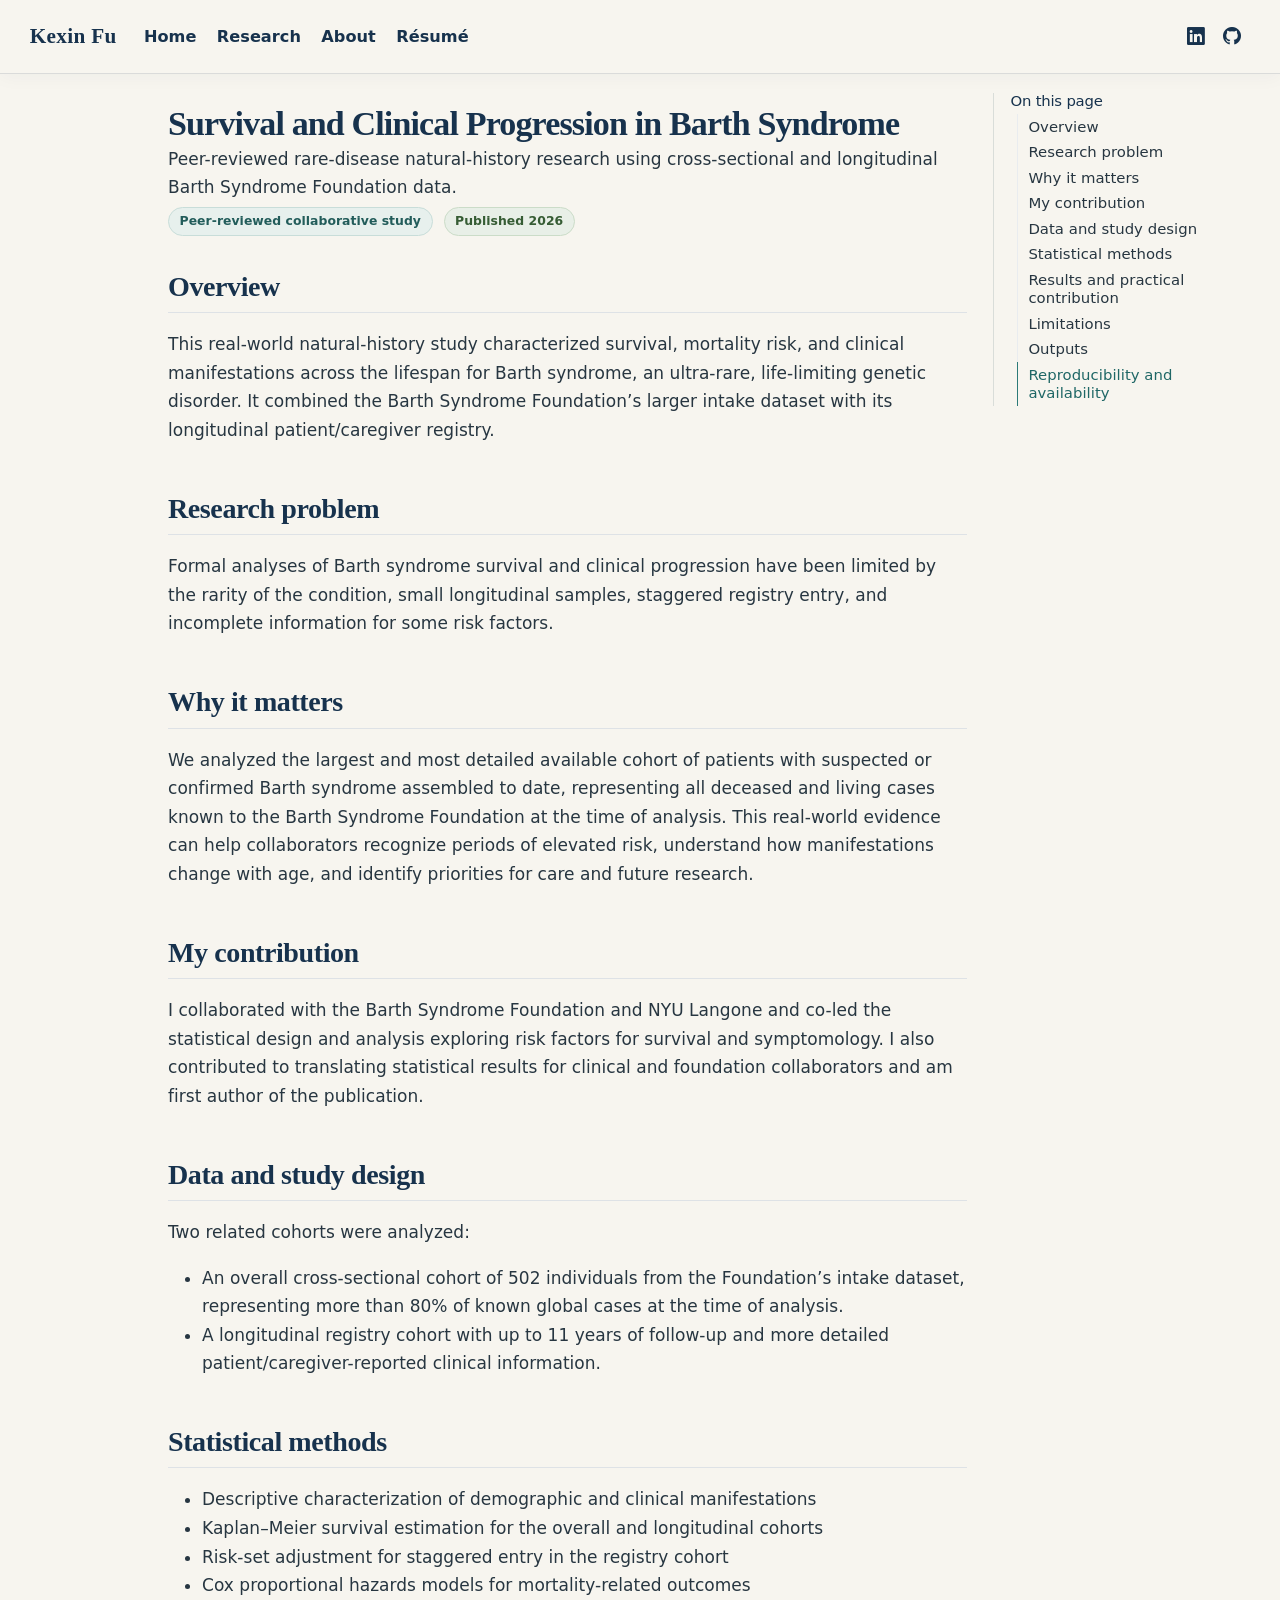
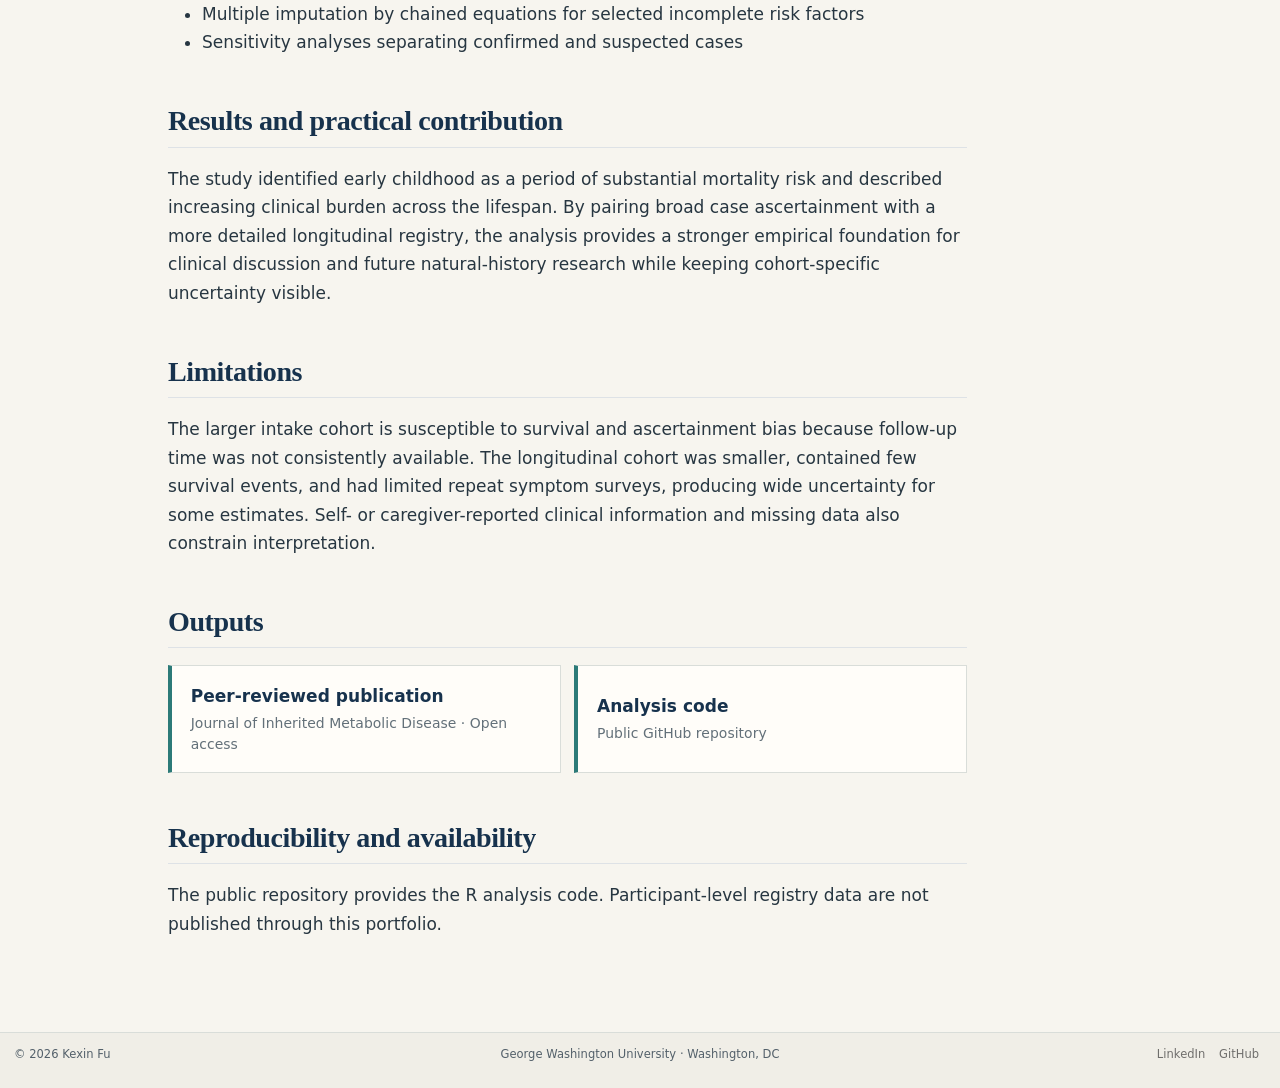
<file: research/barth-syndrome.html>
<!DOCTYPE html>
<html xmlns="http://www.w3.org/1999/xhtml" lang="en" xml:lang="en"><head>

<meta charset="utf-8">
<meta name="generator" content="quarto-1.11.9">

<meta name="viewport" content="width=device-width, initial-scale=1.0, user-scalable=yes">

<meta name="description" content="Peer-reviewed rare-disease natural-history research using cross-sectional and longitudinal Barth Syndrome Foundation data.">

<title>Survival and Clinical Progression in Barth Syndrome – Kexin Fu</title>
<style>
/* Default styles provided by pandoc.
** See https://pandoc.org/MANUAL.html#variables-for-html for config info.
*/
span.smallcaps{font-variant: small-caps;}
div.columns{display: flex; gap: 1.5em;}
div.column{flex: auto;}
@media screen {
div.columns{gap: min(4vw, 1.5em);}
div.column{overflow-x: auto;}
}
div.hanging-indent{margin-left: 1.5em; text-indent: -1.5em;}
ul.task-list{list-style: none;}
ul.task-list li input[type="checkbox"] {
  width: 0.8em;
  margin: 0 0.8em 0.2em -1em; /* quarto-specific, see https://github.com/quarto-dev/quarto-cli/issues/4556 */ 
  vertical-align: middle;
}
</style>


<script src="../site_libs/quarto-nav/quarto-nav.js"></script>
<link href="../assets/img/headshot-source.jpeg" rel="icon" type="image/jpeg">
<script src="../site_libs/clipboard/clipboard.min.js"></script>
<script src="../site_libs/quarto-html/quarto.js" type="module"></script>
<script src="../site_libs/quarto-html/tabsets/tabsets.js" type="module"></script>
<script src="../site_libs/quarto-html/scrollable-regions/scrollable-regions.js" type="module"></script>
<script src="../site_libs/quarto-html/popper.min.js"></script>
<script src="../site_libs/quarto-html/tippy.umd.min.js"></script>
<script src="../site_libs/quarto-html/anchor.min.js"></script>
<link href="../site_libs/quarto-html/tippy.css" rel="stylesheet">
<link href="../site_libs/quarto-html/quarto-syntax-highlighting-63b5708e65d6cd79cd7618c58d0c21e7.css" rel="stylesheet" id="quarto-text-highlighting-styles">
<script src="../site_libs/bootstrap/bootstrap.min.js"></script>
<link href="../site_libs/bootstrap/bootstrap-icons.css" rel="stylesheet">
<link href="../site_libs/bootstrap/bootstrap-14182d071397d593b0cfedaebee620fc.min.css" rel="stylesheet" append-hash="true" id="quarto-bootstrap" data-mode="light">
<script id="quarto-search-options" type="application/json">{
  "language": {
    "search-no-results-text": "No results",
    "search-matching-documents-text": "matching documents",
    "search-copy-link-title": "Copy link to search",
    "search-hide-matches-text": "Hide additional matches",
    "search-more-match-text": "more match in this document",
    "search-more-matches-text": "more matches in this document",
    "search-clear-button-title": "Clear",
    "search-text-placeholder": "",
    "search-detached-cancel-button-title": "Cancel",
    "search-submit-button-title": "Submit",
    "search-label": "Search"
  }
}</script>
<style>html{ scroll-behavior: smooth; }</style>
<meta name="theme-color" content="#17324d">
<meta name="color-scheme" content="light">
<script type="application/ld+json">
{
  "@context": "https://schema.org",
  "@type": "Person",
  "name": "Kexin Fu",
  "jobTitle": "PhD Candidate in Biostatistics and Health Data Science",
  "affiliation": {
    "@type": "CollegeOrUniversity",
    "name": "George Washington University, Milken Institute School of Public Health"
  },
  "address": {
    "@type": "PostalAddress",
    "addressLocality": "Washington",
    "addressRegion": "DC"
  },
  "sameAs": [
    "https://www.linkedin.com/in/kexin-fu-5a3354340",
    "https://github.com/cocofkx"
  ]
}
</script>


<meta property="og:title" content="Survival and Clinical Progression in Barth Syndrome – Kexin Fu">
<meta property="og:description" content="Peer-reviewed rare-disease natural-history research using cross-sectional and longitudinal Barth Syndrome Foundation data.">
<meta property="og:image" content="https://cocofkx.github.io/webpage/assets/img/social-preview.png">
<meta property="og:site_name" content="Kexin Fu">
<meta property="og:locale" content="en_US">
<meta property="og:image:height" content="909">
<meta property="og:image:width" content="1731">
<meta name="twitter:title" content="Survival and Clinical Progression in Barth Syndrome – Kexin Fu">
<meta name="twitter:description" content="Peer-reviewed rare-disease natural-history research using cross-sectional and longitudinal Barth Syndrome Foundation data.">
<meta name="twitter:image" content="https://cocofkx.github.io/webpage/assets/img/social-preview.png">
<meta name="twitter:card" content="summary_large_image">
</head>

<body class="nav-fixed quarto-light"><a id="quarto-skip-link" class="visually-hidden-focusable" href="#quarto-document-content">Skip to main content</a>

<div id="quarto-search-results"></div>
  <header id="quarto-header" class="headroom fixed-top">
    <nav class="navbar navbar-expand-lg " data-bs-theme="dark" aria-label="Site">
      <div class="navbar-container container-fluid">
      <div class="navbar-brand-container mx-auto">
    <a class="navbar-brand" href="../index.html">
    <span class="navbar-title">Kexin Fu</span>
    </a>
  </div>
          <button class="navbar-toggler" type="button" data-bs-toggle="collapse" data-bs-target="#navbarCollapse" aria-controls="navbarCollapse" aria-expanded="false" aria-label="Toggle navigation" onclick="if (window.quartoToggleHeadroom) { window.quartoToggleHeadroom(); }">
  <span class="navbar-toggler-icon"></span>
</button>
          <div class="collapse navbar-collapse" id="navbarCollapse">
            <ul class="navbar-nav navbar-nav-scroll me-auto">
  <li class="nav-item">
    <a class="nav-link" href="../index.html"> 
<span class="menu-text">Home</span></a>
  </li>  
  <li class="nav-item">
    <a class="nav-link" href="../research/index.html"> 
<span class="menu-text">Research</span></a>
  </li>  
  <li class="nav-item">
    <a class="nav-link" href="../about.html"> 
<span class="menu-text">About</span></a>
  </li>  
  <li class="nav-item">
    <a class="nav-link" href="../resume.html"> 
<span class="menu-text">Résumé</span></a>
  </li>  
</ul>
            <ul class="navbar-nav navbar-nav-scroll ms-auto">
  <li class="nav-item compact">
    <a class="nav-link" href="https://www.linkedin.com/in/kexin-fu-5a3354340"> <i class="bi bi-linkedin" role="img" aria-label="Kexin Fu on LinkedIn">
</i> 
<span class="menu-text"></span></a>
  </li>  
  <li class="nav-item compact">
    <a class="nav-link" href="https://github.com/cocofkx"> <i class="bi bi-github" role="img" aria-label="Kexin Fu on GitHub">
</i> 
<span class="menu-text"></span></a>
  </li>  
</ul>
          </div> <!-- /navcollapse -->
            <div class="quarto-navbar-tools">
</div>
      </div> <!-- /container-fluid -->
    </nav>
</header>
<!-- content -->
<div id="quarto-content" class="quarto-container page-columns page-rows-contents page-layout-article page-navbar">
<!-- sidebar -->
<!-- margin-sidebar -->
    <div id="quarto-margin-sidebar" class="sidebar margin-sidebar">
        <nav id="TOC" role="doc-toc" aria-labelledby="toc-title" class="toc-active">
    <h2 id="toc-title">On this page</h2>
   
  <ul>
  <li><a href="#overview" id="toc-overview" class="nav-link active" data-scroll-target="#overview">Overview</a></li>
  <li><a href="#research-problem" id="toc-research-problem" class="nav-link" data-scroll-target="#research-problem">Research problem</a></li>
  <li><a href="#why-it-matters" id="toc-why-it-matters" class="nav-link" data-scroll-target="#why-it-matters">Why it matters</a></li>
  <li><a href="#my-contribution" id="toc-my-contribution" class="nav-link" data-scroll-target="#my-contribution">My contribution</a></li>
  <li><a href="#data-and-study-design" id="toc-data-and-study-design" class="nav-link" data-scroll-target="#data-and-study-design">Data and study design</a></li>
  <li><a href="#statistical-methods" id="toc-statistical-methods" class="nav-link" data-scroll-target="#statistical-methods">Statistical methods</a></li>
  <li><a href="#results-and-practical-contribution" id="toc-results-and-practical-contribution" class="nav-link" data-scroll-target="#results-and-practical-contribution">Results and practical contribution</a></li>
  <li><a href="#limitations" id="toc-limitations" class="nav-link" data-scroll-target="#limitations">Limitations</a></li>
  <li><a href="#outputs" id="toc-outputs" class="nav-link" data-scroll-target="#outputs">Outputs</a></li>
  <li><a href="#reproducibility-and-availability" id="toc-reproducibility-and-availability" class="nav-link" data-scroll-target="#reproducibility-and-availability">Reproducibility and availability</a></li>
  </ul>
</nav>
    </div>
<!-- main -->
<main class="content" id="quarto-document-content" tabindex="-1">

<header id="title-block-header" class="quarto-title-block default">
<div class="quarto-title">
<h1 class="title">Survival and Clinical Progression in Barth Syndrome</h1>
</div>

<div>
  <div class="description">
    Peer-reviewed rare-disease natural-history research using cross-sectional and longitudinal Barth Syndrome Foundation data.
  </div>
</div>


<div class="quarto-title-meta">

    
  
    
  </div>
  


</header>


<div class="project-hero-meta">
<span class="type-pill">Peer-reviewed collaborative study</span><span class="status-pill status-published">Published 2026</span>
</div>
<section id="overview" class="level2">
<h2 class="anchored" data-anchor-id="overview">Overview</h2>
<p>This real-world natural-history study characterized survival, mortality risk, and clinical manifestations across the lifespan for Barth syndrome, an ultra-rare, life-limiting genetic disorder. It combined the Barth Syndrome Foundation’s larger intake dataset with its longitudinal patient/caregiver registry.</p>
</section>
<section id="research-problem" class="level2">
<h2 class="anchored" data-anchor-id="research-problem">Research problem</h2>
<p>Formal analyses of Barth syndrome survival and clinical progression have been limited by the rarity of the condition, small longitudinal samples, staggered registry entry, and incomplete information for some risk factors.</p>
</section>
<section id="why-it-matters" class="level2">
<h2 class="anchored" data-anchor-id="why-it-matters">Why it matters</h2>
<p>We analyzed the largest and most detailed available cohort of patients with suspected or confirmed Barth syndrome assembled to date, representing all deceased and living cases known to the Barth Syndrome Foundation at the time of analysis. This real-world evidence can help collaborators recognize periods of elevated risk, understand how manifestations change with age, and identify priorities for care and future research.</p>
</section>
<section id="my-contribution" class="level2">
<h2 class="anchored" data-anchor-id="my-contribution">My contribution</h2>
<p>I collaborated with the Barth Syndrome Foundation and NYU Langone and co-led the statistical design and analysis exploring risk factors for survival and symptomology. I also contributed to translating statistical results for clinical and foundation collaborators and am first author of the publication.</p>
</section>
<section id="data-and-study-design" class="level2">
<h2 class="anchored" data-anchor-id="data-and-study-design">Data and study design</h2>
<p>Two related cohorts were analyzed:</p>
<ul>
<li>An overall cross-sectional cohort of 502 individuals from the Foundation’s intake dataset, representing more than 80% of known global cases at the time of analysis.</li>
<li>A longitudinal registry cohort with up to 11 years of follow-up and more detailed patient/caregiver-reported clinical information.</li>
</ul>
</section>
<section id="statistical-methods" class="level2">
<h2 class="anchored" data-anchor-id="statistical-methods">Statistical methods</h2>
<ul>
<li>Descriptive characterization of demographic and clinical manifestations</li>
<li>Kaplan–Meier survival estimation for the overall and longitudinal cohorts</li>
<li>Risk-set adjustment for staggered entry in the registry cohort</li>
<li>Cox proportional hazards models for mortality-related outcomes</li>
<li>Multiple imputation by chained equations for selected incomplete risk factors</li>
<li>Sensitivity analyses separating confirmed and suspected cases</li>
</ul>
</section>
<section id="results-and-practical-contribution" class="level2">
<h2 class="anchored" data-anchor-id="results-and-practical-contribution">Results and practical contribution</h2>
<p>The study identified early childhood as a period of substantial mortality risk and described increasing clinical burden across the lifespan. By pairing broad case ascertainment with a more detailed longitudinal registry, the analysis provides a stronger empirical foundation for clinical discussion and future natural-history research while keeping cohort-specific uncertainty visible.</p>
</section>
<section id="limitations" class="level2">
<h2 class="anchored" data-anchor-id="limitations">Limitations</h2>
<p>The larger intake cohort is susceptible to survival and ascertainment bias because follow-up time was not consistently available. The longitudinal cohort was smaller, contained few survival events, and had limited repeat symptom surveys, producing wide uncertainty for some estimates. Self- or caregiver-reported clinical information and missing data also constrain interpretation.</p>
</section>
<section id="outputs" class="level2">
<h2 class="anchored" data-anchor-id="outputs">Outputs</h2>
<div class="output-list">
<p><a class="output-link-card" href="https://doi.org/10.1002/jimd.70189"> <strong>Peer-reviewed publication</strong> <span>Journal of Inherited Metabolic Disease · Open access</span> </a> <a class="output-link-card" href="https://github.com/cocofkx/BTHS-Survival"> <strong>Analysis code</strong> <span>Public GitHub repository</span> </a></p>
</div>
</section>
<section id="reproducibility-and-availability" class="level2">
<h2 class="anchored" data-anchor-id="reproducibility-and-availability">Reproducibility and availability</h2>
<p>The public repository provides the R analysis code. Participant-level registry data are not published through this portfolio.</p>


</section>

</main> <!-- /main -->
<script id="quarto-html-after-body" type="application/javascript">
  window.document.addEventListener("DOMContentLoaded", function (event) {
    const icon = "";
    const anchorJS = new window.AnchorJS();
    anchorJS.options = {
      placement: 'right',
      icon: icon
    };
    anchorJS.add('.anchored');
    const isCodeAnnotation = (el) => {
      for (const clz of el.classList) {
        if (clz.startsWith('code-annotation-')) {                     
          return true;
        }
      }
      return false;
    }
    const onCopySuccess = function(e) {
      // button target
      const button = e.trigger;
      // don't keep focus
      button.blur();
      // flash "checked"
      button.classList.add('code-copy-button-checked');
      var currentTitle = button.getAttribute("title");
      button.setAttribute("title", "Copied!");
      let tooltip;
      if (window.bootstrap) {
        button.setAttribute("data-bs-toggle", "tooltip");
        button.setAttribute("data-bs-placement", "left");
        button.setAttribute("data-bs-title", "Copied!");
        tooltip = new bootstrap.Tooltip(button, 
          { trigger: "manual", 
            customClass: "code-copy-button-tooltip",
            offset: [0, -8]});
        tooltip.show();    
      }
      setTimeout(function() {
        if (tooltip) {
          tooltip.hide();
          button.removeAttribute("data-bs-title");
          button.removeAttribute("data-bs-toggle");
          button.removeAttribute("data-bs-placement");
        }
        button.setAttribute("title", currentTitle);
        button.classList.remove('code-copy-button-checked');
      }, 1000);
      // clear code selection
      e.clearSelection();
    }
    const getTextToCopy = function(trigger) {
      const outerScaffold = trigger.parentElement.cloneNode(true);
      const codeEl = outerScaffold.querySelector('code');
      for (const childEl of codeEl.children) {
        if (isCodeAnnotation(childEl)) {
          childEl.remove();
        }
      }
      return codeEl.innerText;
    }
    const clipboard = new window.ClipboardJS('.code-copy-button:not([data-in-quarto-modal])', {
      text: getTextToCopy
    });
    clipboard.on('success', onCopySuccess);
    if (window.document.getElementById('quarto-embedded-source-code-modal')) {
      const clipboardModal = new window.ClipboardJS('.code-copy-button[data-in-quarto-modal]', {
        text: getTextToCopy,
        container: window.document.getElementById('quarto-embedded-source-code-modal')
      });
      clipboardModal.on('success', onCopySuccess);
    }
      var localhostRegex = new RegExp(/^(?:http|https):\/\/localhost\:?[0-9]*\//);
      var mailtoRegex = new RegExp(/^mailto:/);
        var filterRegex = new RegExp("https:\/\/cocofkx\.github\.io\/webpage\/");
      const newWindowLabel = "(opens in a new tab)";
      const newWindowNoteId = "quarto-ext-newwindow-label";
      // Links reference one hidden label through aria-describedby, so the
      // announcement never changes their accessible name.
      var describeNewWindow = (link) => {
        if (!window.document.getElementById(newWindowNoteId)) {
          var newWindowNote = window.document.createElement("span");
          newWindowNote.id = newWindowNoteId;
          newWindowNote.hidden = true;
          newWindowNote.textContent = newWindowLabel;
          window.document.body.appendChild(newWindowNote);
        }
        var describedBy = (link.getAttribute("aria-describedby") || "").split(/\s+/).filter(Boolean);
        if (!describedBy.includes(newWindowNoteId)) {
          describedBy.push(newWindowNoteId);
          link.setAttribute("aria-describedby", describedBy.join(" "));
        }
      }
      var isInternal = (href) => {
          return filterRegex.test(href) || localhostRegex.test(href) || mailtoRegex.test(href);
      }
      // Inspect non-navigation links and adorn them if external
      window.quartoDecorateExternalLinks = function (root) {
     var links = (root || window.document).querySelectorAll('a[href]:not(.nav-link):not(.navbar-brand):not(.toc-action):not(.sidebar-link):not(.sidebar-item-toggle):not(.pagination-link):not(.no-external):not([aria-hidden]):not(.dropdown-item):not(.quarto-navigation-tool):not(.about-link)');
      for (var i=0; i<links.length; i++) {
        const link = links[i];
        if (!isInternal(link.href)) {
          // undo the damage that might have been done by quarto-nav.js in the case of
          // links that we want to consider external
          if (link.dataset.originalHref !== undefined) {
            link.href = link.dataset.originalHref;
          }
            // target, if specified
            link.setAttribute("target", "_blank");
            if (link.getAttribute("rel") === null) {
              link.setAttribute("rel", "noopener");
            }
            describeNewWindow(link);
          if (!link.classList.contains('no-external-icon')) {
          }
        }
      }
      };
      window.quartoDecorateExternalLinks(window.document);
    // Esc closes the popup (WCAG 1.4.13) and focus leaving both trigger and
    // popup closes it (WCAG 2.4.11); tippy handles neither for interactive popups.
    const hideOnEscAndFocusOut = {
      name: 'hideOnEscAndFocusOut',
      defaultValue: true,
      fn(instance) {
        const dismiss = () => {
          // A show scheduled by the trigger delay would otherwise reopen it
          instance.clearDelayTimeouts();
          instance.hide();
        };
        const onKeyDown = (event) => {
          if (event.key !== 'Escape') {
            return;
          }
          // Keep Esc from also reaching page handlers (e.g. reveal.js overview),
          // except an open reveal.js slide menu, which Esc should close too.
          // The menu handles keys only when its keyboard option is on.
          const menuHandlesEsc = window.Reveal?.getPlugin?.('menu')?.isOpen() &&
            window.Reveal.getConfig().menu?.keyboard !== false;
          if (!menuHandlesEsc) {
            event.stopPropagation();
          }
          if (instance.popper.contains(window.document.activeElement)) {
            // Disabled while refocusing so the focus trigger does not reopen it
            instance.disable();
            instance.reference.focus();
            instance.enable();
          }
          dismiss();
        };
        const onFocusOut = (event) => {
          const target = event.relatedTarget;
          if (target && !instance.reference.contains(target) &&
              !instance.popper.contains(target)) {
            dismiss();
          }
        };
        // On the trigger too: a click trigger (code-annotations: select) has no
        // blur handling. Attached for the instance's lifetime so leaving the
        // trigger also cancels a show still pending on the trigger delay.
        instance.reference.addEventListener('focusout', onFocusOut);
        return {
          onShow() {
            window.document.addEventListener('keydown', onKeyDown, true);
            instance.popper.addEventListener('focusout', onFocusOut);
          },
          onHide() {
            window.document.removeEventListener('keydown', onKeyDown, true);
            instance.popper.removeEventListener('focusout', onFocusOut);
          },
          onDestroy() {
            instance.reference.removeEventListener('focusout', onFocusOut);
          },
        };
      },
    };
    function tippyHover(el, contentFn, onTriggerFn, onUntriggerFn) {
      const config = {
        allowHTML: true,
        maxWidth: 500,
        delay: 100,
        arrow: false,
        appendTo: function(el) {
            return el.parentElement;
        },
        interactive: true,
        interactiveBorder: 10,
        theme: 'quarto',
        placement: 'bottom-start',
        plugins: [hideOnEscAndFocusOut],
      };
      if (contentFn) {
        config.content = contentFn;
      }
      if (onTriggerFn) {
        config.onTrigger = onTriggerFn;
      }
      if (onUntriggerFn) {
        config.onUntrigger = onUntriggerFn;
      }
      window.tippy(el, config); 
    }
    const noterefs = window.document.querySelectorAll('a[role="doc-noteref"]');
    for (var i=0; i<noterefs.length; i++) {
      const ref = noterefs[i];
      tippyHover(ref, function() {
        // use id or data attribute instead here
        let href = ref.getAttribute('data-footnote-href') || ref.getAttribute('href');
        try { href = new URL(href).hash; } catch {}
        const id = href.replace(/^#\/?/, "");
        const note = window.document.getElementById(id);
        if (note) {
          return note.innerHTML;
        } else {
          return "";
        }
      });
    }
    const xrefs = window.document.querySelectorAll('a.quarto-xref');
    const processXRef = (id, note) => {
      // Strip column container classes
      const stripColumnClz = (el) => {
        el.classList.remove("page-full", "page-columns");
        if (el.children) {
          for (const child of el.children) {
            stripColumnClz(child);
          }
        }
      }
      stripColumnClz(note)
      if (id === null || id.startsWith('sec-')) {
        // Special case sections, only their first couple elements
        const container = document.createElement("div");
        if (note.children && note.children.length > 2) {
          container.appendChild(note.children[0].cloneNode(true));
          for (let i = 1; i < note.children.length; i++) {
            const child = note.children[i];
            if (child.tagName === "P" && child.innerText === "") {
              continue;
            } else {
              container.appendChild(child.cloneNode(true));
              break;
            }
          }
          if (window.Quarto?.typesetMath) {
            window.Quarto.typesetMath(container);
          }
          return container.innerHTML
        } else {
          if (window.Quarto?.typesetMath) {
            window.Quarto.typesetMath(note);
          }
          return note.innerHTML;
        }
      } else {
        // Remove any anchor links if they are present
        const anchorLink = note.querySelector('a.anchorjs-link');
        if (anchorLink) {
          anchorLink.remove();
        }
        if (window.Quarto?.typesetMath) {
          window.Quarto.typesetMath(note);
        }
        if (note.classList.contains("callout")) {
          return note.outerHTML;
        } else {
          return note.innerHTML;
        }
      }
    }
    for (var i=0; i<xrefs.length; i++) {
      const xref = xrefs[i];
      tippyHover(xref, undefined, function(instance) {
        instance.disable();
        let url = xref.getAttribute('href');
        let hash = undefined; 
        if (url.startsWith('#')) {
          hash = url;
        } else {
          try { hash = new URL(url).hash; } catch {}
        }
        if (hash) {
          const id = hash.replace(/^#\/?/, "");
          const note = window.document.getElementById(id);
          if (note !== null) {
            try {
              const html = processXRef(id, note.cloneNode(true));
              instance.setContent(html);
            } finally {
              instance.enable();
              instance.show();
            }
          } else {
            // See if we can fetch this
            fetch(url.split('#')[0])
            .then(res => res.text())
            .then(html => {
              const parser = new DOMParser();
              const htmlDoc = parser.parseFromString(html, "text/html");
              const note = htmlDoc.getElementById(id);
              if (note !== null) {
                const html = processXRef(id, note);
                instance.setContent(html);
              } 
            }).finally(() => {
              instance.enable();
              instance.show();
            });
          }
        } else {
          // See if we can fetch a full url (with no hash to target)
          // This is a special case and we should probably do some content thinning / targeting
          fetch(url)
          .then(res => res.text())
          .then(html => {
            const parser = new DOMParser();
            const htmlDoc = parser.parseFromString(html, "text/html");
            const note = htmlDoc.querySelector('main.content');
            if (note !== null) {
              // This should only happen for chapter cross references
              // (since there is no id in the URL)
              // remove the first header
              if (note.children.length > 0 && note.children[0].tagName === "HEADER") {
                note.children[0].remove();
              }
              const html = processXRef(null, note);
              instance.setContent(html);
            } 
          }).finally(() => {
            instance.enable();
            instance.show();
          });
        }
      }, function(instance) {
      });
    }
        let selectedAnnoteEl;
        const selectorForAnnotation = ( cell, annotation) => {
          let cellAttr = 'data-code-cell="' + cell + '"';
          let lineAttr = 'data-code-annotation="' +  annotation + '"';
          const selector = 'span[' + cellAttr + '][' + lineAttr + ']';
          return selector;
        }
        const selectCodeLines = (annoteEl) => {
          const doc = window.document;
          const targetCell = annoteEl.getAttribute("data-target-cell");
          const targetAnnotation = annoteEl.getAttribute("data-target-annotation");
          const annoteSpan = window.document.querySelector(selectorForAnnotation(targetCell, targetAnnotation));
          const lines = annoteSpan.getAttribute("data-code-lines").split(",");
          const lineIds = lines.map((line) => {
            return targetCell + "-" + line;
          })
          // Each band is positioned against its own containing block, which is
          // not the offsetParent of the lines, so place it from client rects.
          const placeBand = (band, firstEl, lastEl, codeBlock) => {
            const container = band.offsetParent;
            if (container === null) {
              return;
            }
            const containerRect = container.getBoundingClientRect();
            // Reveal.js scales slides with a transform, so convert client
            // pixels back to the CSS pixels of the container.
            const scale = containerRect.height / container.offsetHeight || 1;
            const firstRect = firstEl.getBoundingClientRect();
            const lastRect = lastEl.getBoundingClientRect();
            const top = (firstRect.top - containerRect.top) / scale - container.clientTop + container.scrollTop;
            const height = (lastRect.bottom - firstRect.top) / scale;
            band.style.top = top - 2 + "px";
            band.style.height = height + 4 + "px";
            if (codeBlock) {
              // Without the copy button wrapper, the containing block is wider
              // than the code block, so span the code block explicitly.
              const blockRect = codeBlock.getBoundingClientRect();
              band.style.left = (blockRect.left - containerRect.left) / scale - container.clientLeft + container.scrollLeft + "px";
              band.style.width = blockRect.width / scale + "px";
            }
          };
          if (lineIds.length > 0) {
            const el = window.document.getElementById(lineIds[0]);
            const lastEl = window.document.getElementById(lineIds[lineIds.length - 1]);
            const parent = el.parentElement.parentElement;
            // cook up a div (if necessary) and position it
            let div = window.document.getElementById("code-annotation-line-highlight");
            if (div === null) {
              div = window.document.createElement("div");
              div.setAttribute("id", "code-annotation-line-highlight");
              div.style.position = 'absolute';
              parent.appendChild(div);
            }
            placeBand(div, el, lastEl, parent.closest("div.sourceCode") || parent);
            let gutterDiv = window.document.getElementById("code-annotation-line-highlight-gutter");
            if (gutterDiv === null) {
              gutterDiv = window.document.createElement("div");
              gutterDiv.setAttribute("id", "code-annotation-line-highlight-gutter");
              gutterDiv.style.position = 'absolute';
              const codeCell = window.document.getElementById(targetCell);
              const gutter = codeCell.querySelector('.code-annotation-gutter');
              gutter.appendChild(gutterDiv);
            }
            placeBand(gutterDiv, el, lastEl);
            selectedAnnoteEl = annoteEl;
          }
        };
        const unselectCodeLines = () => {
          const elementsIds = ["code-annotation-line-highlight", "code-annotation-line-highlight-gutter"];
          elementsIds.forEach((elId) => {
            const div = window.document.getElementById(elId);
            if (div) {
              div.remove();
            }
          });
          selectedAnnoteEl = undefined;
        };
          // Handle positioning of the toggle
      window.addEventListener(
        "resize",
        throttle(() => {
          elRect = undefined;
          if (selectedAnnoteEl) {
            selectCodeLines(selectedAnnoteEl);
          }
        }, 10)
      );
      function throttle(fn, ms) {
      let throttle = false;
      let timer;
        return (...args) => {
          if(!throttle) { // first call gets through
              fn.apply(this, args);
              throttle = true;
          } else { // all the others get throttled
              if(timer) clearTimeout(timer); // cancel #2
              timer = setTimeout(() => {
                fn.apply(this, args);
                timer = throttle = false;
              }, ms);
          }
        };
      }
        // Attach click handler to the DT
        const annoteDls = window.document.querySelectorAll('dt[data-target-cell]');
        for (const annoteDlNode of annoteDls) {
          annoteDlNode.addEventListener('click', (event) => {
            const clickedEl = event.target;
            if (clickedEl !== selectedAnnoteEl) {
              unselectCodeLines();
              const activeEl = window.document.querySelector('dt[data-target-cell].code-annotation-active');
              if (activeEl) {
                activeEl.classList.remove('code-annotation-active');
              }
              selectCodeLines(clickedEl);
              clickedEl.classList.add('code-annotation-active');
            } else {
              // Unselect the line
              unselectCodeLines();
              clickedEl.classList.remove('code-annotation-active');
            }
          });
        }
    const findCites = (el) => {
      const parentEl = el.parentElement;
      if (parentEl) {
        const cites = parentEl.dataset.cites;
        if (cites) {
          return {
            el,
            cites: cites.split(' ')
          };
        } else {
          return findCites(el.parentElement)
        }
      } else {
        return undefined;
      }
    };
    var bibliorefs = window.document.querySelectorAll('a[role="doc-biblioref"]');
    for (var i=0; i<bibliorefs.length; i++) {
      const ref = bibliorefs[i];
      const citeInfo = findCites(ref);
      if (citeInfo) {
        tippyHover(citeInfo.el, function() {
          var popup = window.document.createElement('div');
          citeInfo.cites.forEach(function(cite) {
            var citeDiv = window.document.createElement('div');
            citeDiv.classList.add('hanging-indent');
            citeDiv.classList.add('csl-entry');
            var biblioDiv = window.document.getElementById('ref-' + cite);
            if (biblioDiv) {
              citeDiv.innerHTML = biblioDiv.innerHTML;
            }
            popup.appendChild(citeDiv);
          });
          return popup.innerHTML;
        });
      }
    }
  });
  </script>
  <script type="application/javascript">
  window.quartoScrollableRegionsLabels = {"code":"Scrollable code","output":"Scrollable output"};
  </script>
</div> <!-- /content -->
<footer class="footer">
  <div class="nav-footer">
    <div class="nav-footer-left">
<p>© 2026 Kexin Fu</p>
</div>   
    <div class="nav-footer-center">
<p>George Washington University · Washington, DC</p>
</div>
    <div class="nav-footer-right">
      <ul class="footer-items list-unstyled">
    <li class="nav-item">
    <a class="nav-link" href="https://www.linkedin.com/in/kexin-fu-5a3354340">
<p>LinkedIn</p>
</a>
  </li>  
    <li class="nav-item">
    <a class="nav-link" href="https://github.com/cocofkx">
<p>GitHub</p>
</a>
  </li>  
</ul>
    </div>
  </div>
</footer>




<script src="../site_libs/quarto-html/zenscroll-min.js"></script>
</body></html>
</file>
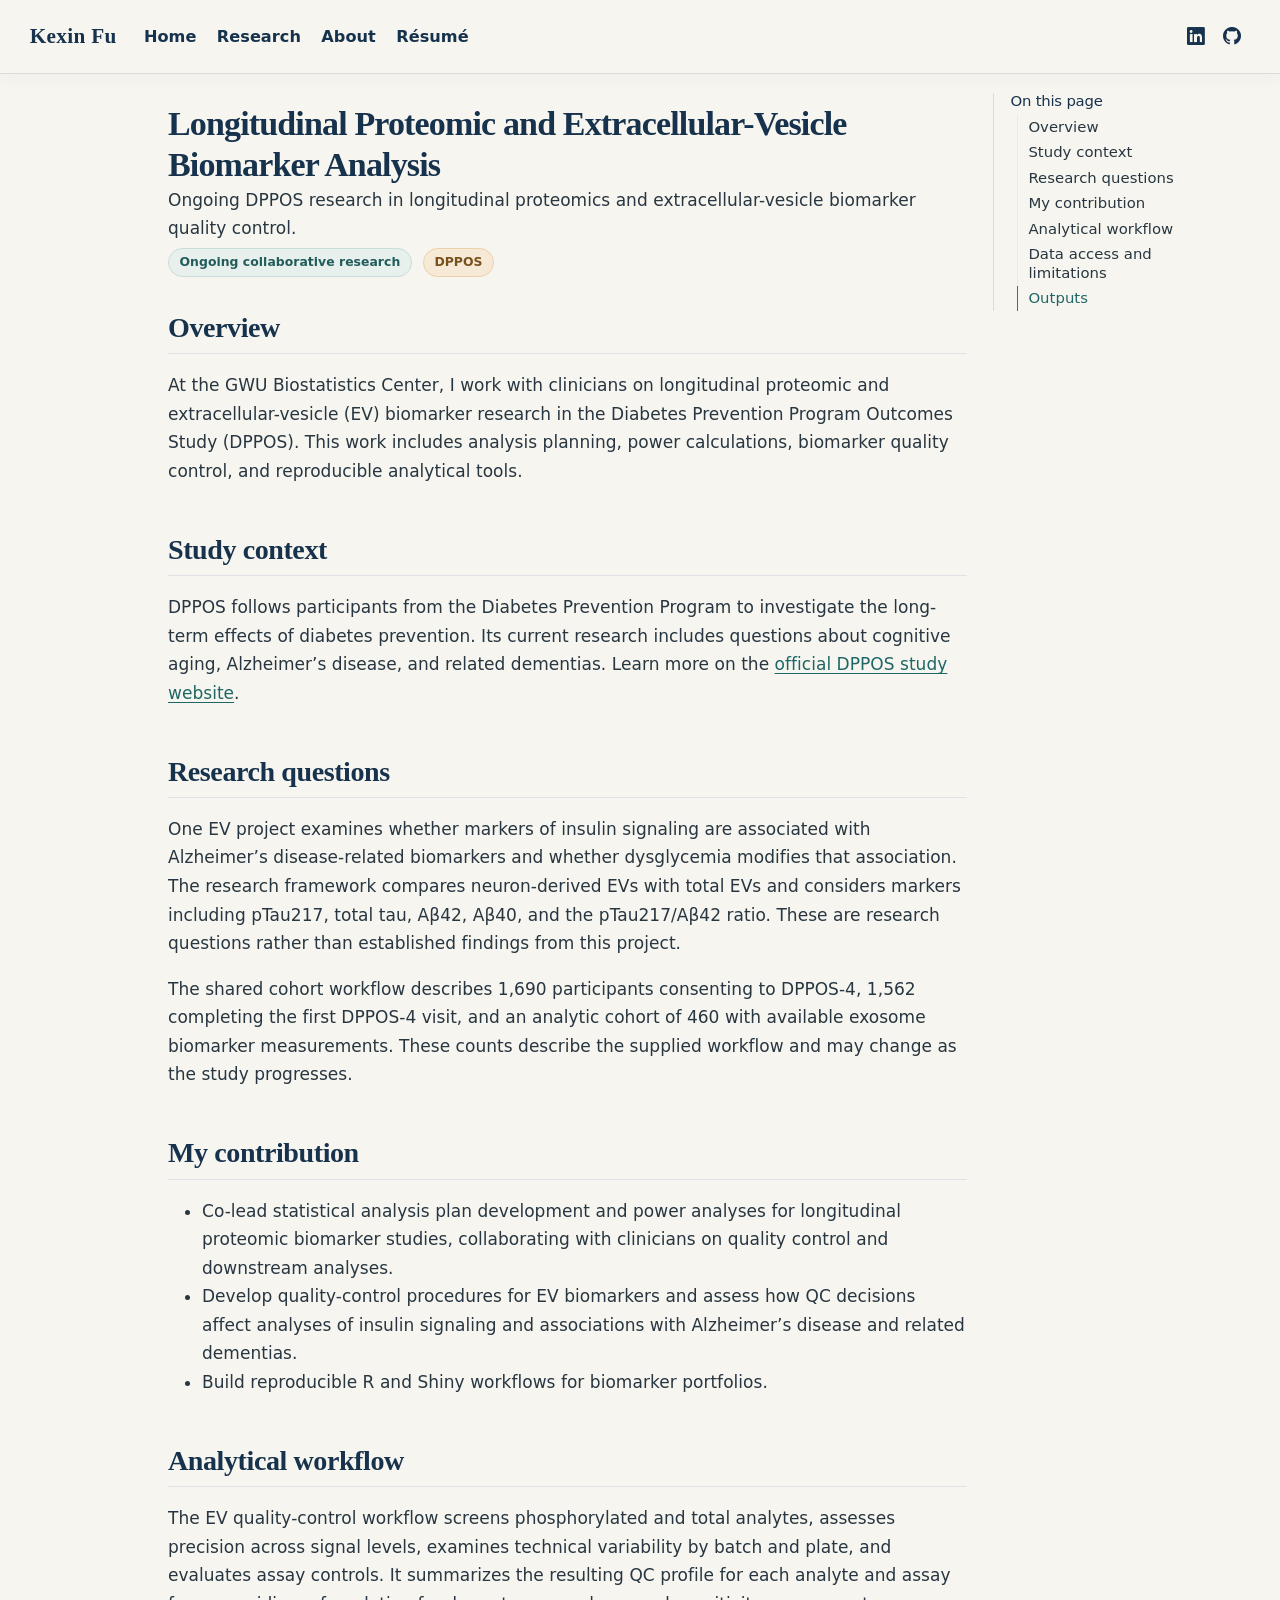
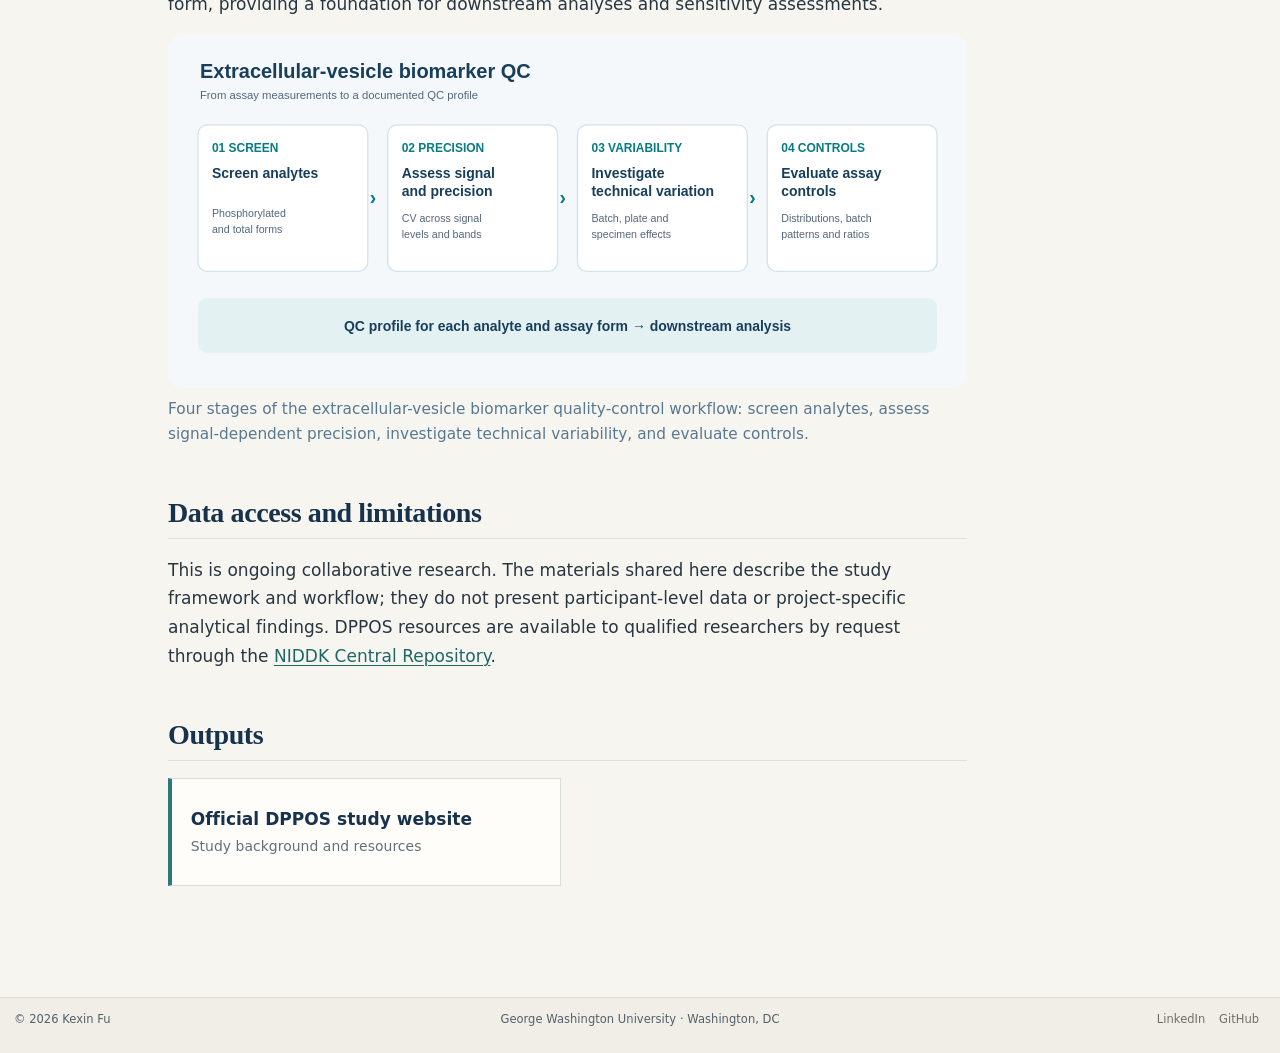
<file: research/biomarker-analytics.html>
<!DOCTYPE html>
<html xmlns="http://www.w3.org/1999/xhtml" lang="en" xml:lang="en"><head>

<meta charset="utf-8">
<meta name="generator" content="quarto-1.11.9">

<meta name="viewport" content="width=device-width, initial-scale=1.0, user-scalable=yes">

<meta name="description" content="Ongoing DPPOS research in longitudinal proteomics and extracellular-vesicle biomarker quality control.">

<title>Longitudinal Proteomic and Extracellular-Vesicle Biomarker Analysis – Kexin Fu</title>
<style>
/* Default styles provided by pandoc.
** See https://pandoc.org/MANUAL.html#variables-for-html for config info.
*/
span.smallcaps{font-variant: small-caps;}
div.columns{display: flex; gap: 1.5em;}
div.column{flex: auto;}
@media screen {
div.columns{gap: min(4vw, 1.5em);}
div.column{overflow-x: auto;}
}
div.hanging-indent{margin-left: 1.5em; text-indent: -1.5em;}
ul.task-list{list-style: none;}
ul.task-list li input[type="checkbox"] {
  width: 0.8em;
  margin: 0 0.8em 0.2em -1em; /* quarto-specific, see https://github.com/quarto-dev/quarto-cli/issues/4556 */ 
  vertical-align: middle;
}
</style>


<script src="../site_libs/quarto-nav/quarto-nav.js"></script>
<link href="../assets/img/headshot-source.jpeg" rel="icon" type="image/jpeg">
<script src="../site_libs/clipboard/clipboard.min.js"></script>
<script src="../site_libs/quarto-html/quarto.js" type="module"></script>
<script src="../site_libs/quarto-html/tabsets/tabsets.js" type="module"></script>
<script src="../site_libs/quarto-html/scrollable-regions/scrollable-regions.js" type="module"></script>
<script src="../site_libs/quarto-html/popper.min.js"></script>
<script src="../site_libs/quarto-html/tippy.umd.min.js"></script>
<script src="../site_libs/quarto-html/anchor.min.js"></script>
<link href="../site_libs/quarto-html/tippy.css" rel="stylesheet">
<link href="../site_libs/quarto-html/quarto-syntax-highlighting-63b5708e65d6cd79cd7618c58d0c21e7.css" rel="stylesheet" id="quarto-text-highlighting-styles">
<script src="../site_libs/bootstrap/bootstrap.min.js"></script>
<link href="../site_libs/bootstrap/bootstrap-icons.css" rel="stylesheet">
<link href="../site_libs/bootstrap/bootstrap-14182d071397d593b0cfedaebee620fc.min.css" rel="stylesheet" append-hash="true" id="quarto-bootstrap" data-mode="light">
<script id="quarto-search-options" type="application/json">{
  "language": {
    "search-no-results-text": "No results",
    "search-matching-documents-text": "matching documents",
    "search-copy-link-title": "Copy link to search",
    "search-hide-matches-text": "Hide additional matches",
    "search-more-match-text": "more match in this document",
    "search-more-matches-text": "more matches in this document",
    "search-clear-button-title": "Clear",
    "search-text-placeholder": "",
    "search-detached-cancel-button-title": "Cancel",
    "search-submit-button-title": "Submit",
    "search-label": "Search"
  }
}</script>
<style>html{ scroll-behavior: smooth; }</style>
<meta name="theme-color" content="#17324d">
<meta name="color-scheme" content="light">
<script type="application/ld+json">
{
  "@context": "https://schema.org",
  "@type": "Person",
  "name": "Kexin Fu",
  "jobTitle": "PhD Candidate in Biostatistics and Health Data Science",
  "affiliation": {
    "@type": "CollegeOrUniversity",
    "name": "George Washington University, Milken Institute School of Public Health"
  },
  "address": {
    "@type": "PostalAddress",
    "addressLocality": "Washington",
    "addressRegion": "DC"
  },
  "sameAs": [
    "https://www.linkedin.com/in/kexin-fu-5a3354340",
    "https://github.com/cocofkx"
  ]
}
</script>


<meta property="og:title" content="Longitudinal Proteomic and Extracellular-Vesicle Biomarker Analysis – Kexin Fu">
<meta property="og:description" content="Ongoing DPPOS research in longitudinal proteomics and extracellular-vesicle biomarker quality control.">
<meta property="og:image" content="https://cocofkx.github.io/webpage/assets/img/social-preview.png">
<meta property="og:site_name" content="Kexin Fu">
<meta property="og:locale" content="en_US">
<meta property="og:image:height" content="909">
<meta property="og:image:width" content="1731">
<meta name="twitter:title" content="Longitudinal Proteomic and Extracellular-Vesicle Biomarker Analysis – Kexin Fu">
<meta name="twitter:description" content="Ongoing DPPOS research in longitudinal proteomics and extracellular-vesicle biomarker quality control.">
<meta name="twitter:image" content="https://cocofkx.github.io/webpage/assets/img/social-preview.png">
<meta name="twitter:card" content="summary_large_image">
</head>

<body class="nav-fixed quarto-light"><a id="quarto-skip-link" class="visually-hidden-focusable" href="#quarto-document-content">Skip to main content</a>

<div id="quarto-search-results"></div>
  <header id="quarto-header" class="headroom fixed-top">
    <nav class="navbar navbar-expand-lg " data-bs-theme="dark" aria-label="Site">
      <div class="navbar-container container-fluid">
      <div class="navbar-brand-container mx-auto">
    <a class="navbar-brand" href="../index.html">
    <span class="navbar-title">Kexin Fu</span>
    </a>
  </div>
          <button class="navbar-toggler" type="button" data-bs-toggle="collapse" data-bs-target="#navbarCollapse" aria-controls="navbarCollapse" aria-expanded="false" aria-label="Toggle navigation" onclick="if (window.quartoToggleHeadroom) { window.quartoToggleHeadroom(); }">
  <span class="navbar-toggler-icon"></span>
</button>
          <div class="collapse navbar-collapse" id="navbarCollapse">
            <ul class="navbar-nav navbar-nav-scroll me-auto">
  <li class="nav-item">
    <a class="nav-link" href="../index.html"> 
<span class="menu-text">Home</span></a>
  </li>  
  <li class="nav-item">
    <a class="nav-link" href="../research/index.html"> 
<span class="menu-text">Research</span></a>
  </li>  
  <li class="nav-item">
    <a class="nav-link" href="../about.html"> 
<span class="menu-text">About</span></a>
  </li>  
  <li class="nav-item">
    <a class="nav-link" href="../resume.html"> 
<span class="menu-text">Résumé</span></a>
  </li>  
</ul>
            <ul class="navbar-nav navbar-nav-scroll ms-auto">
  <li class="nav-item compact">
    <a class="nav-link" href="https://www.linkedin.com/in/kexin-fu-5a3354340"> <i class="bi bi-linkedin" role="img" aria-label="Kexin Fu on LinkedIn">
</i> 
<span class="menu-text"></span></a>
  </li>  
  <li class="nav-item compact">
    <a class="nav-link" href="https://github.com/cocofkx"> <i class="bi bi-github" role="img" aria-label="Kexin Fu on GitHub">
</i> 
<span class="menu-text"></span></a>
  </li>  
</ul>
          </div> <!-- /navcollapse -->
            <div class="quarto-navbar-tools">
</div>
      </div> <!-- /container-fluid -->
    </nav>
</header>
<!-- content -->
<div id="quarto-content" class="quarto-container page-columns page-rows-contents page-layout-article page-navbar">
<!-- sidebar -->
<!-- margin-sidebar -->
    <div id="quarto-margin-sidebar" class="sidebar margin-sidebar">
        <nav id="TOC" role="doc-toc" aria-labelledby="toc-title" class="toc-active">
    <h2 id="toc-title">On this page</h2>
   
  <ul>
  <li><a href="#overview" id="toc-overview" class="nav-link active" data-scroll-target="#overview">Overview</a></li>
  <li><a href="#study-context" id="toc-study-context" class="nav-link" data-scroll-target="#study-context">Study context</a></li>
  <li><a href="#research-questions" id="toc-research-questions" class="nav-link" data-scroll-target="#research-questions">Research questions</a></li>
  <li><a href="#my-contribution" id="toc-my-contribution" class="nav-link" data-scroll-target="#my-contribution">My contribution</a></li>
  <li><a href="#analytical-workflow" id="toc-analytical-workflow" class="nav-link" data-scroll-target="#analytical-workflow">Analytical workflow</a></li>
  <li><a href="#data-access-and-limitations" id="toc-data-access-and-limitations" class="nav-link" data-scroll-target="#data-access-and-limitations">Data access and limitations</a></li>
  <li><a href="#outputs" id="toc-outputs" class="nav-link" data-scroll-target="#outputs">Outputs</a></li>
  </ul>
</nav>
    </div>
<!-- main -->
<main class="content" id="quarto-document-content" tabindex="-1">

<header id="title-block-header" class="quarto-title-block default">
<div class="quarto-title">
<h1 class="title">Longitudinal Proteomic and Extracellular-Vesicle Biomarker Analysis</h1>
</div>

<div>
  <div class="description">
    Ongoing DPPOS research in longitudinal proteomics and extracellular-vesicle biomarker quality control.
  </div>
</div>


<div class="quarto-title-meta">

    
  
    
  </div>
  


</header>


<div class="project-hero-meta">
<span class="type-pill">Ongoing collaborative research</span><span class="status-pill">DPPOS</span>
</div>
<section id="overview" class="level2">
<h2 class="anchored" data-anchor-id="overview">Overview</h2>
<p>At the GWU Biostatistics Center, I work with clinicians on longitudinal proteomic and extracellular-vesicle (EV) biomarker research in the Diabetes Prevention Program Outcomes Study (DPPOS). This work includes analysis planning, power calculations, biomarker quality control, and reproducible analytical tools.</p>
</section>
<section id="study-context" class="level2">
<h2 class="anchored" data-anchor-id="study-context">Study context</h2>
<p>DPPOS follows participants from the Diabetes Prevention Program to investigate the long-term effects of diabetes prevention. Its current research includes questions about cognitive aging, Alzheimer’s disease, and related dementias. Learn more on the <a href="https://dppos.bsc.gwu.edu/web/dppos/welcome">official DPPOS study website</a>.</p>
</section>
<section id="research-questions" class="level2">
<h2 class="anchored" data-anchor-id="research-questions">Research questions</h2>
<p>One EV project examines whether markers of insulin signaling are associated with Alzheimer’s disease-related biomarkers and whether dysglycemia modifies that association. The research framework compares neuron-derived EVs with total EVs and considers markers including pTau217, total tau, Aβ42, Aβ40, and the pTau217/Aβ42 ratio. These are research questions rather than established findings from this project.</p>
<p>The shared cohort workflow describes 1,690 participants consenting to DPPOS-4, 1,562 completing the first DPPOS-4 visit, and an analytic cohort of 460 with available exosome biomarker measurements. These counts describe the supplied workflow and may change as the study progresses.</p>
</section>
<section id="my-contribution" class="level2">
<h2 class="anchored" data-anchor-id="my-contribution">My contribution</h2>
<ul>
<li>Co-lead statistical analysis plan development and power analyses for longitudinal proteomic biomarker studies, collaborating with clinicians on quality control and downstream analyses.</li>
<li>Develop quality-control procedures for EV biomarkers and assess how QC decisions affect analyses of insulin signaling and associations with Alzheimer’s disease and related dementias.</li>
<li>Build reproducible R and Shiny workflows for biomarker portfolios.</li>
</ul>
</section>
<section id="analytical-workflow" class="level2">
<h2 class="anchored" data-anchor-id="analytical-workflow">Analytical workflow</h2>
<p>The EV quality-control workflow screens phosphorylated and total analytes, assesses precision across signal levels, examines technical variability by batch and plate, and evaluates assay controls. It summarizes the resulting QC profile for each analyte and assay form, providing a foundation for downstream analyses and sensitivity assessments.</p>
<div class="quarto-figure quarto-figure-center">
<figure class="figure">
<p><img src="../assets/img/dppos-qc-workflow.svg" class="img-fluid figure-img"></p>
<figcaption>Four stages of the extracellular-vesicle biomarker quality-control workflow: screen analytes, assess signal-dependent precision, investigate technical variability, and evaluate controls.</figcaption>
</figure>
</div>
</section>
<section id="data-access-and-limitations" class="level2">
<h2 class="anchored" data-anchor-id="data-access-and-limitations">Data access and limitations</h2>
<p>This is ongoing collaborative research. The materials shared here describe the study framework and workflow; they do not present participant-level data or project-specific analytical findings. DPPOS resources are available to qualified researchers by request through the <a href="https://repository.niddk.nih.gov/studies/dppos/">NIDDK Central Repository</a>.</p>
</section>
<section id="outputs" class="level2">
<h2 class="anchored" data-anchor-id="outputs">Outputs</h2>
<div class="output-list">
<p><a class="output-link-card" href="https://dppos.bsc.gwu.edu/web/dppos/welcome"> <strong>Official DPPOS study website</strong> <span>Study background and resources</span> </a></p>
</div>


</section>

</main> <!-- /main -->
<script id="quarto-html-after-body" type="application/javascript">
  window.document.addEventListener("DOMContentLoaded", function (event) {
    const icon = "";
    const anchorJS = new window.AnchorJS();
    anchorJS.options = {
      placement: 'right',
      icon: icon
    };
    anchorJS.add('.anchored');
    const isCodeAnnotation = (el) => {
      for (const clz of el.classList) {
        if (clz.startsWith('code-annotation-')) {                     
          return true;
        }
      }
      return false;
    }
    const onCopySuccess = function(e) {
      // button target
      const button = e.trigger;
      // don't keep focus
      button.blur();
      // flash "checked"
      button.classList.add('code-copy-button-checked');
      var currentTitle = button.getAttribute("title");
      button.setAttribute("title", "Copied!");
      let tooltip;
      if (window.bootstrap) {
        button.setAttribute("data-bs-toggle", "tooltip");
        button.setAttribute("data-bs-placement", "left");
        button.setAttribute("data-bs-title", "Copied!");
        tooltip = new bootstrap.Tooltip(button, 
          { trigger: "manual", 
            customClass: "code-copy-button-tooltip",
            offset: [0, -8]});
        tooltip.show();    
      }
      setTimeout(function() {
        if (tooltip) {
          tooltip.hide();
          button.removeAttribute("data-bs-title");
          button.removeAttribute("data-bs-toggle");
          button.removeAttribute("data-bs-placement");
        }
        button.setAttribute("title", currentTitle);
        button.classList.remove('code-copy-button-checked');
      }, 1000);
      // clear code selection
      e.clearSelection();
    }
    const getTextToCopy = function(trigger) {
      const outerScaffold = trigger.parentElement.cloneNode(true);
      const codeEl = outerScaffold.querySelector('code');
      for (const childEl of codeEl.children) {
        if (isCodeAnnotation(childEl)) {
          childEl.remove();
        }
      }
      return codeEl.innerText;
    }
    const clipboard = new window.ClipboardJS('.code-copy-button:not([data-in-quarto-modal])', {
      text: getTextToCopy
    });
    clipboard.on('success', onCopySuccess);
    if (window.document.getElementById('quarto-embedded-source-code-modal')) {
      const clipboardModal = new window.ClipboardJS('.code-copy-button[data-in-quarto-modal]', {
        text: getTextToCopy,
        container: window.document.getElementById('quarto-embedded-source-code-modal')
      });
      clipboardModal.on('success', onCopySuccess);
    }
      var localhostRegex = new RegExp(/^(?:http|https):\/\/localhost\:?[0-9]*\//);
      var mailtoRegex = new RegExp(/^mailto:/);
        var filterRegex = new RegExp("https:\/\/cocofkx\.github\.io\/webpage\/");
      const newWindowLabel = "(opens in a new tab)";
      const newWindowNoteId = "quarto-ext-newwindow-label";
      // Links reference one hidden label through aria-describedby, so the
      // announcement never changes their accessible name.
      var describeNewWindow = (link) => {
        if (!window.document.getElementById(newWindowNoteId)) {
          var newWindowNote = window.document.createElement("span");
          newWindowNote.id = newWindowNoteId;
          newWindowNote.hidden = true;
          newWindowNote.textContent = newWindowLabel;
          window.document.body.appendChild(newWindowNote);
        }
        var describedBy = (link.getAttribute("aria-describedby") || "").split(/\s+/).filter(Boolean);
        if (!describedBy.includes(newWindowNoteId)) {
          describedBy.push(newWindowNoteId);
          link.setAttribute("aria-describedby", describedBy.join(" "));
        }
      }
      var isInternal = (href) => {
          return filterRegex.test(href) || localhostRegex.test(href) || mailtoRegex.test(href);
      }
      // Inspect non-navigation links and adorn them if external
      window.quartoDecorateExternalLinks = function (root) {
     var links = (root || window.document).querySelectorAll('a[href]:not(.nav-link):not(.navbar-brand):not(.toc-action):not(.sidebar-link):not(.sidebar-item-toggle):not(.pagination-link):not(.no-external):not([aria-hidden]):not(.dropdown-item):not(.quarto-navigation-tool):not(.about-link)');
      for (var i=0; i<links.length; i++) {
        const link = links[i];
        if (!isInternal(link.href)) {
          // undo the damage that might have been done by quarto-nav.js in the case of
          // links that we want to consider external
          if (link.dataset.originalHref !== undefined) {
            link.href = link.dataset.originalHref;
          }
            // target, if specified
            link.setAttribute("target", "_blank");
            if (link.getAttribute("rel") === null) {
              link.setAttribute("rel", "noopener");
            }
            describeNewWindow(link);
          if (!link.classList.contains('no-external-icon')) {
          }
        }
      }
      };
      window.quartoDecorateExternalLinks(window.document);
    // Esc closes the popup (WCAG 1.4.13) and focus leaving both trigger and
    // popup closes it (WCAG 2.4.11); tippy handles neither for interactive popups.
    const hideOnEscAndFocusOut = {
      name: 'hideOnEscAndFocusOut',
      defaultValue: true,
      fn(instance) {
        const dismiss = () => {
          // A show scheduled by the trigger delay would otherwise reopen it
          instance.clearDelayTimeouts();
          instance.hide();
        };
        const onKeyDown = (event) => {
          if (event.key !== 'Escape') {
            return;
          }
          // Keep Esc from also reaching page handlers (e.g. reveal.js overview),
          // except an open reveal.js slide menu, which Esc should close too.
          // The menu handles keys only when its keyboard option is on.
          const menuHandlesEsc = window.Reveal?.getPlugin?.('menu')?.isOpen() &&
            window.Reveal.getConfig().menu?.keyboard !== false;
          if (!menuHandlesEsc) {
            event.stopPropagation();
          }
          if (instance.popper.contains(window.document.activeElement)) {
            // Disabled while refocusing so the focus trigger does not reopen it
            instance.disable();
            instance.reference.focus();
            instance.enable();
          }
          dismiss();
        };
        const onFocusOut = (event) => {
          const target = event.relatedTarget;
          if (target && !instance.reference.contains(target) &&
              !instance.popper.contains(target)) {
            dismiss();
          }
        };
        // On the trigger too: a click trigger (code-annotations: select) has no
        // blur handling. Attached for the instance's lifetime so leaving the
        // trigger also cancels a show still pending on the trigger delay.
        instance.reference.addEventListener('focusout', onFocusOut);
        return {
          onShow() {
            window.document.addEventListener('keydown', onKeyDown, true);
            instance.popper.addEventListener('focusout', onFocusOut);
          },
          onHide() {
            window.document.removeEventListener('keydown', onKeyDown, true);
            instance.popper.removeEventListener('focusout', onFocusOut);
          },
          onDestroy() {
            instance.reference.removeEventListener('focusout', onFocusOut);
          },
        };
      },
    };
    function tippyHover(el, contentFn, onTriggerFn, onUntriggerFn) {
      const config = {
        allowHTML: true,
        maxWidth: 500,
        delay: 100,
        arrow: false,
        appendTo: function(el) {
            return el.parentElement;
        },
        interactive: true,
        interactiveBorder: 10,
        theme: 'quarto',
        placement: 'bottom-start',
        plugins: [hideOnEscAndFocusOut],
      };
      if (contentFn) {
        config.content = contentFn;
      }
      if (onTriggerFn) {
        config.onTrigger = onTriggerFn;
      }
      if (onUntriggerFn) {
        config.onUntrigger = onUntriggerFn;
      }
      window.tippy(el, config); 
    }
    const noterefs = window.document.querySelectorAll('a[role="doc-noteref"]');
    for (var i=0; i<noterefs.length; i++) {
      const ref = noterefs[i];
      tippyHover(ref, function() {
        // use id or data attribute instead here
        let href = ref.getAttribute('data-footnote-href') || ref.getAttribute('href');
        try { href = new URL(href).hash; } catch {}
        const id = href.replace(/^#\/?/, "");
        const note = window.document.getElementById(id);
        if (note) {
          return note.innerHTML;
        } else {
          return "";
        }
      });
    }
    const xrefs = window.document.querySelectorAll('a.quarto-xref');
    const processXRef = (id, note) => {
      // Strip column container classes
      const stripColumnClz = (el) => {
        el.classList.remove("page-full", "page-columns");
        if (el.children) {
          for (const child of el.children) {
            stripColumnClz(child);
          }
        }
      }
      stripColumnClz(note)
      if (id === null || id.startsWith('sec-')) {
        // Special case sections, only their first couple elements
        const container = document.createElement("div");
        if (note.children && note.children.length > 2) {
          container.appendChild(note.children[0].cloneNode(true));
          for (let i = 1; i < note.children.length; i++) {
            const child = note.children[i];
            if (child.tagName === "P" && child.innerText === "") {
              continue;
            } else {
              container.appendChild(child.cloneNode(true));
              break;
            }
          }
          if (window.Quarto?.typesetMath) {
            window.Quarto.typesetMath(container);
          }
          return container.innerHTML
        } else {
          if (window.Quarto?.typesetMath) {
            window.Quarto.typesetMath(note);
          }
          return note.innerHTML;
        }
      } else {
        // Remove any anchor links if they are present
        const anchorLink = note.querySelector('a.anchorjs-link');
        if (anchorLink) {
          anchorLink.remove();
        }
        if (window.Quarto?.typesetMath) {
          window.Quarto.typesetMath(note);
        }
        if (note.classList.contains("callout")) {
          return note.outerHTML;
        } else {
          return note.innerHTML;
        }
      }
    }
    for (var i=0; i<xrefs.length; i++) {
      const xref = xrefs[i];
      tippyHover(xref, undefined, function(instance) {
        instance.disable();
        let url = xref.getAttribute('href');
        let hash = undefined; 
        if (url.startsWith('#')) {
          hash = url;
        } else {
          try { hash = new URL(url).hash; } catch {}
        }
        if (hash) {
          const id = hash.replace(/^#\/?/, "");
          const note = window.document.getElementById(id);
          if (note !== null) {
            try {
              const html = processXRef(id, note.cloneNode(true));
              instance.setContent(html);
            } finally {
              instance.enable();
              instance.show();
            }
          } else {
            // See if we can fetch this
            fetch(url.split('#')[0])
            .then(res => res.text())
            .then(html => {
              const parser = new DOMParser();
              const htmlDoc = parser.parseFromString(html, "text/html");
              const note = htmlDoc.getElementById(id);
              if (note !== null) {
                const html = processXRef(id, note);
                instance.setContent(html);
              } 
            }).finally(() => {
              instance.enable();
              instance.show();
            });
          }
        } else {
          // See if we can fetch a full url (with no hash to target)
          // This is a special case and we should probably do some content thinning / targeting
          fetch(url)
          .then(res => res.text())
          .then(html => {
            const parser = new DOMParser();
            const htmlDoc = parser.parseFromString(html, "text/html");
            const note = htmlDoc.querySelector('main.content');
            if (note !== null) {
              // This should only happen for chapter cross references
              // (since there is no id in the URL)
              // remove the first header
              if (note.children.length > 0 && note.children[0].tagName === "HEADER") {
                note.children[0].remove();
              }
              const html = processXRef(null, note);
              instance.setContent(html);
            } 
          }).finally(() => {
            instance.enable();
            instance.show();
          });
        }
      }, function(instance) {
      });
    }
        let selectedAnnoteEl;
        const selectorForAnnotation = ( cell, annotation) => {
          let cellAttr = 'data-code-cell="' + cell + '"';
          let lineAttr = 'data-code-annotation="' +  annotation + '"';
          const selector = 'span[' + cellAttr + '][' + lineAttr + ']';
          return selector;
        }
        const selectCodeLines = (annoteEl) => {
          const doc = window.document;
          const targetCell = annoteEl.getAttribute("data-target-cell");
          const targetAnnotation = annoteEl.getAttribute("data-target-annotation");
          const annoteSpan = window.document.querySelector(selectorForAnnotation(targetCell, targetAnnotation));
          const lines = annoteSpan.getAttribute("data-code-lines").split(",");
          const lineIds = lines.map((line) => {
            return targetCell + "-" + line;
          })
          // Each band is positioned against its own containing block, which is
          // not the offsetParent of the lines, so place it from client rects.
          const placeBand = (band, firstEl, lastEl, codeBlock) => {
            const container = band.offsetParent;
            if (container === null) {
              return;
            }
            const containerRect = container.getBoundingClientRect();
            // Reveal.js scales slides with a transform, so convert client
            // pixels back to the CSS pixels of the container.
            const scale = containerRect.height / container.offsetHeight || 1;
            const firstRect = firstEl.getBoundingClientRect();
            const lastRect = lastEl.getBoundingClientRect();
            const top = (firstRect.top - containerRect.top) / scale - container.clientTop + container.scrollTop;
            const height = (lastRect.bottom - firstRect.top) / scale;
            band.style.top = top - 2 + "px";
            band.style.height = height + 4 + "px";
            if (codeBlock) {
              // Without the copy button wrapper, the containing block is wider
              // than the code block, so span the code block explicitly.
              const blockRect = codeBlock.getBoundingClientRect();
              band.style.left = (blockRect.left - containerRect.left) / scale - container.clientLeft + container.scrollLeft + "px";
              band.style.width = blockRect.width / scale + "px";
            }
          };
          if (lineIds.length > 0) {
            const el = window.document.getElementById(lineIds[0]);
            const lastEl = window.document.getElementById(lineIds[lineIds.length - 1]);
            const parent = el.parentElement.parentElement;
            // cook up a div (if necessary) and position it
            let div = window.document.getElementById("code-annotation-line-highlight");
            if (div === null) {
              div = window.document.createElement("div");
              div.setAttribute("id", "code-annotation-line-highlight");
              div.style.position = 'absolute';
              parent.appendChild(div);
            }
            placeBand(div, el, lastEl, parent.closest("div.sourceCode") || parent);
            let gutterDiv = window.document.getElementById("code-annotation-line-highlight-gutter");
            if (gutterDiv === null) {
              gutterDiv = window.document.createElement("div");
              gutterDiv.setAttribute("id", "code-annotation-line-highlight-gutter");
              gutterDiv.style.position = 'absolute';
              const codeCell = window.document.getElementById(targetCell);
              const gutter = codeCell.querySelector('.code-annotation-gutter');
              gutter.appendChild(gutterDiv);
            }
            placeBand(gutterDiv, el, lastEl);
            selectedAnnoteEl = annoteEl;
          }
        };
        const unselectCodeLines = () => {
          const elementsIds = ["code-annotation-line-highlight", "code-annotation-line-highlight-gutter"];
          elementsIds.forEach((elId) => {
            const div = window.document.getElementById(elId);
            if (div) {
              div.remove();
            }
          });
          selectedAnnoteEl = undefined;
        };
          // Handle positioning of the toggle
      window.addEventListener(
        "resize",
        throttle(() => {
          elRect = undefined;
          if (selectedAnnoteEl) {
            selectCodeLines(selectedAnnoteEl);
          }
        }, 10)
      );
      function throttle(fn, ms) {
      let throttle = false;
      let timer;
        return (...args) => {
          if(!throttle) { // first call gets through
              fn.apply(this, args);
              throttle = true;
          } else { // all the others get throttled
              if(timer) clearTimeout(timer); // cancel #2
              timer = setTimeout(() => {
                fn.apply(this, args);
                timer = throttle = false;
              }, ms);
          }
        };
      }
        // Attach click handler to the DT
        const annoteDls = window.document.querySelectorAll('dt[data-target-cell]');
        for (const annoteDlNode of annoteDls) {
          annoteDlNode.addEventListener('click', (event) => {
            const clickedEl = event.target;
            if (clickedEl !== selectedAnnoteEl) {
              unselectCodeLines();
              const activeEl = window.document.querySelector('dt[data-target-cell].code-annotation-active');
              if (activeEl) {
                activeEl.classList.remove('code-annotation-active');
              }
              selectCodeLines(clickedEl);
              clickedEl.classList.add('code-annotation-active');
            } else {
              // Unselect the line
              unselectCodeLines();
              clickedEl.classList.remove('code-annotation-active');
            }
          });
        }
    const findCites = (el) => {
      const parentEl = el.parentElement;
      if (parentEl) {
        const cites = parentEl.dataset.cites;
        if (cites) {
          return {
            el,
            cites: cites.split(' ')
          };
        } else {
          return findCites(el.parentElement)
        }
      } else {
        return undefined;
      }
    };
    var bibliorefs = window.document.querySelectorAll('a[role="doc-biblioref"]');
    for (var i=0; i<bibliorefs.length; i++) {
      const ref = bibliorefs[i];
      const citeInfo = findCites(ref);
      if (citeInfo) {
        tippyHover(citeInfo.el, function() {
          var popup = window.document.createElement('div');
          citeInfo.cites.forEach(function(cite) {
            var citeDiv = window.document.createElement('div');
            citeDiv.classList.add('hanging-indent');
            citeDiv.classList.add('csl-entry');
            var biblioDiv = window.document.getElementById('ref-' + cite);
            if (biblioDiv) {
              citeDiv.innerHTML = biblioDiv.innerHTML;
            }
            popup.appendChild(citeDiv);
          });
          return popup.innerHTML;
        });
      }
    }
  });
  </script>
  <script type="application/javascript">
  window.quartoScrollableRegionsLabels = {"code":"Scrollable code","output":"Scrollable output"};
  </script>
</div> <!-- /content -->
<footer class="footer">
  <div class="nav-footer">
    <div class="nav-footer-left">
<p>© 2026 Kexin Fu</p>
</div>   
    <div class="nav-footer-center">
<p>George Washington University · Washington, DC</p>
</div>
    <div class="nav-footer-right">
      <ul class="footer-items list-unstyled">
    <li class="nav-item">
    <a class="nav-link" href="https://www.linkedin.com/in/kexin-fu-5a3354340">
<p>LinkedIn</p>
</a>
  </li>  
    <li class="nav-item">
    <a class="nav-link" href="https://github.com/cocofkx">
<p>GitHub</p>
</a>
  </li>  
</ul>
    </div>
  </div>
</footer>




<script src="../site_libs/quarto-html/zenscroll-min.js"></script>
</body></html>
</file>
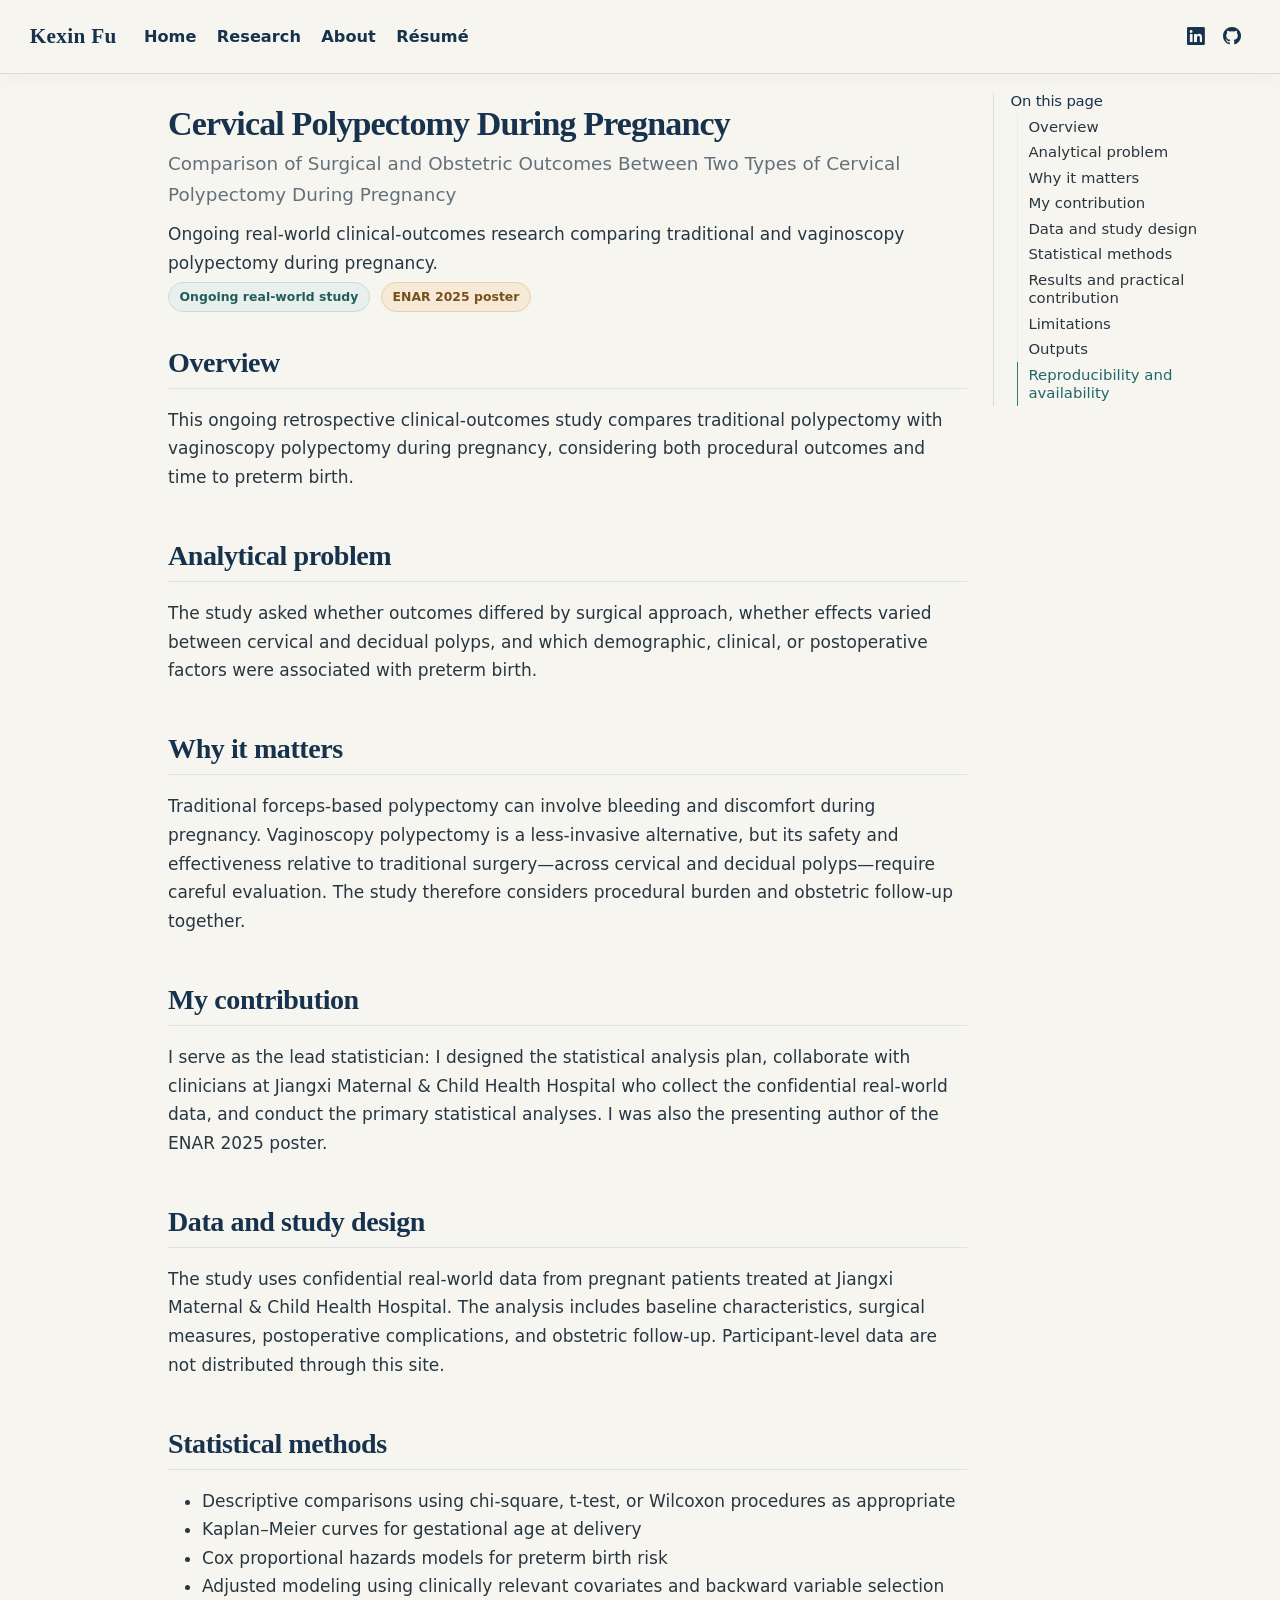
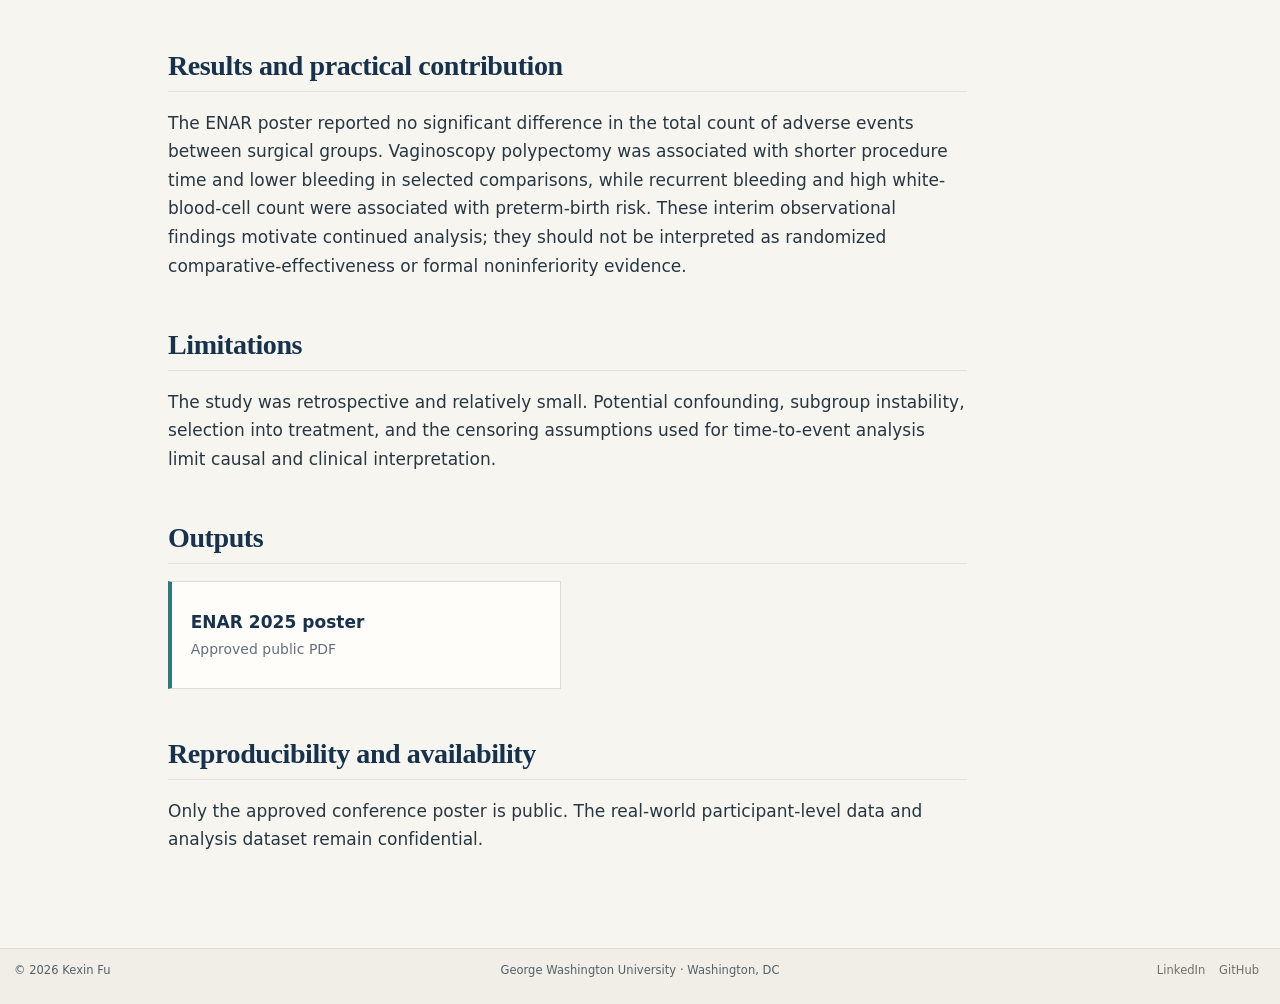
<file: research/cervical-polypectomy.html>
<!DOCTYPE html>
<html xmlns="http://www.w3.org/1999/xhtml" lang="en" xml:lang="en"><head>

<meta charset="utf-8">
<meta name="generator" content="quarto-1.11.9">

<meta name="viewport" content="width=device-width, initial-scale=1.0, user-scalable=yes">

<meta name="description" content="Ongoing real-world clinical-outcomes research comparing traditional and vaginoscopy polypectomy during pregnancy.">

<title>Cervical Polypectomy During Pregnancy – Kexin Fu</title>
<style>
/* Default styles provided by pandoc.
** See https://pandoc.org/MANUAL.html#variables-for-html for config info.
*/
span.smallcaps{font-variant: small-caps;}
div.columns{display: flex; gap: 1.5em;}
div.column{flex: auto;}
@media screen {
div.columns{gap: min(4vw, 1.5em);}
div.column{overflow-x: auto;}
}
div.hanging-indent{margin-left: 1.5em; text-indent: -1.5em;}
ul.task-list{list-style: none;}
ul.task-list li input[type="checkbox"] {
  width: 0.8em;
  margin: 0 0.8em 0.2em -1em; /* quarto-specific, see https://github.com/quarto-dev/quarto-cli/issues/4556 */ 
  vertical-align: middle;
}
</style>


<script src="../site_libs/quarto-nav/quarto-nav.js"></script>
<link href="../assets/img/headshot-source.jpeg" rel="icon" type="image/jpeg">
<script src="../site_libs/clipboard/clipboard.min.js"></script>
<script src="../site_libs/quarto-html/quarto.js" type="module"></script>
<script src="../site_libs/quarto-html/tabsets/tabsets.js" type="module"></script>
<script src="../site_libs/quarto-html/scrollable-regions/scrollable-regions.js" type="module"></script>
<script src="../site_libs/quarto-html/popper.min.js"></script>
<script src="../site_libs/quarto-html/tippy.umd.min.js"></script>
<script src="../site_libs/quarto-html/anchor.min.js"></script>
<link href="../site_libs/quarto-html/tippy.css" rel="stylesheet">
<link href="../site_libs/quarto-html/quarto-syntax-highlighting-63b5708e65d6cd79cd7618c58d0c21e7.css" rel="stylesheet" id="quarto-text-highlighting-styles">
<script src="../site_libs/bootstrap/bootstrap.min.js"></script>
<link href="../site_libs/bootstrap/bootstrap-icons.css" rel="stylesheet">
<link href="../site_libs/bootstrap/bootstrap-14182d071397d593b0cfedaebee620fc.min.css" rel="stylesheet" append-hash="true" id="quarto-bootstrap" data-mode="light">
<script id="quarto-search-options" type="application/json">{
  "language": {
    "search-no-results-text": "No results",
    "search-matching-documents-text": "matching documents",
    "search-copy-link-title": "Copy link to search",
    "search-hide-matches-text": "Hide additional matches",
    "search-more-match-text": "more match in this document",
    "search-more-matches-text": "more matches in this document",
    "search-clear-button-title": "Clear",
    "search-text-placeholder": "",
    "search-detached-cancel-button-title": "Cancel",
    "search-submit-button-title": "Submit",
    "search-label": "Search"
  }
}</script>
<style>html{ scroll-behavior: smooth; }</style>
<meta name="theme-color" content="#17324d">
<meta name="color-scheme" content="light">
<script type="application/ld+json">
{
  "@context": "https://schema.org",
  "@type": "Person",
  "name": "Kexin Fu",
  "jobTitle": "PhD Candidate in Biostatistics and Health Data Science",
  "affiliation": {
    "@type": "CollegeOrUniversity",
    "name": "George Washington University, Milken Institute School of Public Health"
  },
  "address": {
    "@type": "PostalAddress",
    "addressLocality": "Washington",
    "addressRegion": "DC"
  },
  "sameAs": [
    "https://www.linkedin.com/in/kexin-fu-5a3354340",
    "https://github.com/cocofkx"
  ]
}
</script>


<meta property="og:title" content="Cervical Polypectomy During Pregnancy – Kexin Fu">
<meta property="og:description" content="Ongoing real-world clinical-outcomes research comparing traditional and vaginoscopy polypectomy during pregnancy.">
<meta property="og:image" content="https://cocofkx.github.io/webpage/assets/img/social-preview.png">
<meta property="og:site_name" content="Kexin Fu">
<meta property="og:locale" content="en_US">
<meta property="og:image:height" content="909">
<meta property="og:image:width" content="1731">
<meta name="twitter:title" content="Cervical Polypectomy During Pregnancy – Kexin Fu">
<meta name="twitter:description" content="Ongoing real-world clinical-outcomes research comparing traditional and vaginoscopy polypectomy during pregnancy.">
<meta name="twitter:image" content="https://cocofkx.github.io/webpage/assets/img/social-preview.png">
<meta name="twitter:card" content="summary_large_image">
</head>

<body class="nav-fixed quarto-light"><a id="quarto-skip-link" class="visually-hidden-focusable" href="#quarto-document-content">Skip to main content</a>

<div id="quarto-search-results"></div>
  <header id="quarto-header" class="headroom fixed-top">
    <nav class="navbar navbar-expand-lg " data-bs-theme="dark" aria-label="Site">
      <div class="navbar-container container-fluid">
      <div class="navbar-brand-container mx-auto">
    <a class="navbar-brand" href="../index.html">
    <span class="navbar-title">Kexin Fu</span>
    </a>
  </div>
          <button class="navbar-toggler" type="button" data-bs-toggle="collapse" data-bs-target="#navbarCollapse" aria-controls="navbarCollapse" aria-expanded="false" aria-label="Toggle navigation" onclick="if (window.quartoToggleHeadroom) { window.quartoToggleHeadroom(); }">
  <span class="navbar-toggler-icon"></span>
</button>
          <div class="collapse navbar-collapse" id="navbarCollapse">
            <ul class="navbar-nav navbar-nav-scroll me-auto">
  <li class="nav-item">
    <a class="nav-link" href="../index.html"> 
<span class="menu-text">Home</span></a>
  </li>  
  <li class="nav-item">
    <a class="nav-link" href="../research/index.html"> 
<span class="menu-text">Research</span></a>
  </li>  
  <li class="nav-item">
    <a class="nav-link" href="../about.html"> 
<span class="menu-text">About</span></a>
  </li>  
  <li class="nav-item">
    <a class="nav-link" href="../resume.html"> 
<span class="menu-text">Résumé</span></a>
  </li>  
</ul>
            <ul class="navbar-nav navbar-nav-scroll ms-auto">
  <li class="nav-item compact">
    <a class="nav-link" href="https://www.linkedin.com/in/kexin-fu-5a3354340"> <i class="bi bi-linkedin" role="img" aria-label="Kexin Fu on LinkedIn">
</i> 
<span class="menu-text"></span></a>
  </li>  
  <li class="nav-item compact">
    <a class="nav-link" href="https://github.com/cocofkx"> <i class="bi bi-github" role="img" aria-label="Kexin Fu on GitHub">
</i> 
<span class="menu-text"></span></a>
  </li>  
</ul>
          </div> <!-- /navcollapse -->
            <div class="quarto-navbar-tools">
</div>
      </div> <!-- /container-fluid -->
    </nav>
</header>
<!-- content -->
<div id="quarto-content" class="quarto-container page-columns page-rows-contents page-layout-article page-navbar">
<!-- sidebar -->
<!-- margin-sidebar -->
    <div id="quarto-margin-sidebar" class="sidebar margin-sidebar">
        <nav id="TOC" role="doc-toc" aria-labelledby="toc-title" class="toc-active">
    <h2 id="toc-title">On this page</h2>
   
  <ul>
  <li><a href="#overview" id="toc-overview" class="nav-link active" data-scroll-target="#overview">Overview</a></li>
  <li><a href="#analytical-problem" id="toc-analytical-problem" class="nav-link" data-scroll-target="#analytical-problem">Analytical problem</a></li>
  <li><a href="#why-it-matters" id="toc-why-it-matters" class="nav-link" data-scroll-target="#why-it-matters">Why it matters</a></li>
  <li><a href="#my-contribution" id="toc-my-contribution" class="nav-link" data-scroll-target="#my-contribution">My contribution</a></li>
  <li><a href="#data-and-study-design" id="toc-data-and-study-design" class="nav-link" data-scroll-target="#data-and-study-design">Data and study design</a></li>
  <li><a href="#statistical-methods" id="toc-statistical-methods" class="nav-link" data-scroll-target="#statistical-methods">Statistical methods</a></li>
  <li><a href="#results-and-practical-contribution" id="toc-results-and-practical-contribution" class="nav-link" data-scroll-target="#results-and-practical-contribution">Results and practical contribution</a></li>
  <li><a href="#limitations" id="toc-limitations" class="nav-link" data-scroll-target="#limitations">Limitations</a></li>
  <li><a href="#outputs" id="toc-outputs" class="nav-link" data-scroll-target="#outputs">Outputs</a></li>
  <li><a href="#reproducibility-and-availability" id="toc-reproducibility-and-availability" class="nav-link" data-scroll-target="#reproducibility-and-availability">Reproducibility and availability</a></li>
  </ul>
</nav>
    </div>
<!-- main -->
<main class="content" id="quarto-document-content" tabindex="-1">

<header id="title-block-header" class="quarto-title-block default">
<div class="quarto-title">
<h1 class="title">Cervical Polypectomy During Pregnancy</h1>
<p class="subtitle lead">Comparison of Surgical and Obstetric Outcomes Between Two Types of Cervical Polypectomy During Pregnancy</p>
</div>

<div>
  <div class="description">
    Ongoing real-world clinical-outcomes research comparing traditional and vaginoscopy polypectomy during pregnancy.
  </div>
</div>


<div class="quarto-title-meta">

    
  
    
  </div>
  


</header>


<div class="project-hero-meta">
<span class="type-pill">Ongoing real-world study</span><span class="status-pill">ENAR 2025 poster</span>
</div>
<section id="overview" class="level2">
<h2 class="anchored" data-anchor-id="overview">Overview</h2>
<p>This ongoing retrospective clinical-outcomes study compares traditional polypectomy with vaginoscopy polypectomy during pregnancy, considering both procedural outcomes and time to preterm birth.</p>
</section>
<section id="analytical-problem" class="level2">
<h2 class="anchored" data-anchor-id="analytical-problem">Analytical problem</h2>
<p>The study asked whether outcomes differed by surgical approach, whether effects varied between cervical and decidual polyps, and which demographic, clinical, or postoperative factors were associated with preterm birth.</p>
</section>
<section id="why-it-matters" class="level2">
<h2 class="anchored" data-anchor-id="why-it-matters">Why it matters</h2>
<p>Traditional forceps-based polypectomy can involve bleeding and discomfort during pregnancy. Vaginoscopy polypectomy is a less-invasive alternative, but its safety and effectiveness relative to traditional surgery—across cervical and decidual polyps—require careful evaluation. The study therefore considers procedural burden and obstetric follow-up together.</p>
</section>
<section id="my-contribution" class="level2">
<h2 class="anchored" data-anchor-id="my-contribution">My contribution</h2>
<p>I serve as the lead statistician: I designed the statistical analysis plan, collaborate with clinicians at Jiangxi Maternal &amp; Child Health Hospital who collect the confidential real-world data, and conduct the primary statistical analyses. I was also the presenting author of the ENAR 2025 poster.</p>
</section>
<section id="data-and-study-design" class="level2">
<h2 class="anchored" data-anchor-id="data-and-study-design">Data and study design</h2>
<p>The study uses confidential real-world data from pregnant patients treated at Jiangxi Maternal &amp; Child Health Hospital. The analysis includes baseline characteristics, surgical measures, postoperative complications, and obstetric follow-up. Participant-level data are not distributed through this site.</p>
</section>
<section id="statistical-methods" class="level2">
<h2 class="anchored" data-anchor-id="statistical-methods">Statistical methods</h2>
<ul>
<li>Descriptive comparisons using chi-square, t-test, or Wilcoxon procedures as appropriate</li>
<li>Kaplan–Meier curves for gestational age at delivery</li>
<li>Cox proportional hazards models for preterm birth risk</li>
<li>Adjusted modeling using clinically relevant covariates and backward variable selection</li>
</ul>
</section>
<section id="results-and-practical-contribution" class="level2">
<h2 class="anchored" data-anchor-id="results-and-practical-contribution">Results and practical contribution</h2>
<p>The ENAR poster reported no significant difference in the total count of adverse events between surgical groups. Vaginoscopy polypectomy was associated with shorter procedure time and lower bleeding in selected comparisons, while recurrent bleeding and high white-blood-cell count were associated with preterm-birth risk. These interim observational findings motivate continued analysis; they should not be interpreted as randomized comparative-effectiveness or formal noninferiority evidence.</p>
</section>
<section id="limitations" class="level2">
<h2 class="anchored" data-anchor-id="limitations">Limitations</h2>
<p>The study was retrospective and relatively small. Potential confounding, subgroup instability, selection into treatment, and the censoring assumptions used for time-to-event analysis limit causal and clinical interpretation.</p>
</section>
<section id="outputs" class="level2">
<h2 class="anchored" data-anchor-id="outputs">Outputs</h2>
<div class="output-list">
<p><a class="output-link-card" href="../assets/docs/ENAR_2025_Cervical_Polypectomy_Poster.pdf"> <strong>ENAR 2025 poster</strong> <span>Approved public PDF</span> </a></p>
</div>
</section>
<section id="reproducibility-and-availability" class="level2">
<h2 class="anchored" data-anchor-id="reproducibility-and-availability">Reproducibility and availability</h2>
<p>Only the approved conference poster is public. The real-world participant-level data and analysis dataset remain confidential.</p>


</section>

</main> <!-- /main -->
<script id="quarto-html-after-body" type="application/javascript">
  window.document.addEventListener("DOMContentLoaded", function (event) {
    const icon = "";
    const anchorJS = new window.AnchorJS();
    anchorJS.options = {
      placement: 'right',
      icon: icon
    };
    anchorJS.add('.anchored');
    const isCodeAnnotation = (el) => {
      for (const clz of el.classList) {
        if (clz.startsWith('code-annotation-')) {                     
          return true;
        }
      }
      return false;
    }
    const onCopySuccess = function(e) {
      // button target
      const button = e.trigger;
      // don't keep focus
      button.blur();
      // flash "checked"
      button.classList.add('code-copy-button-checked');
      var currentTitle = button.getAttribute("title");
      button.setAttribute("title", "Copied!");
      let tooltip;
      if (window.bootstrap) {
        button.setAttribute("data-bs-toggle", "tooltip");
        button.setAttribute("data-bs-placement", "left");
        button.setAttribute("data-bs-title", "Copied!");
        tooltip = new bootstrap.Tooltip(button, 
          { trigger: "manual", 
            customClass: "code-copy-button-tooltip",
            offset: [0, -8]});
        tooltip.show();    
      }
      setTimeout(function() {
        if (tooltip) {
          tooltip.hide();
          button.removeAttribute("data-bs-title");
          button.removeAttribute("data-bs-toggle");
          button.removeAttribute("data-bs-placement");
        }
        button.setAttribute("title", currentTitle);
        button.classList.remove('code-copy-button-checked');
      }, 1000);
      // clear code selection
      e.clearSelection();
    }
    const getTextToCopy = function(trigger) {
      const outerScaffold = trigger.parentElement.cloneNode(true);
      const codeEl = outerScaffold.querySelector('code');
      for (const childEl of codeEl.children) {
        if (isCodeAnnotation(childEl)) {
          childEl.remove();
        }
      }
      return codeEl.innerText;
    }
    const clipboard = new window.ClipboardJS('.code-copy-button:not([data-in-quarto-modal])', {
      text: getTextToCopy
    });
    clipboard.on('success', onCopySuccess);
    if (window.document.getElementById('quarto-embedded-source-code-modal')) {
      const clipboardModal = new window.ClipboardJS('.code-copy-button[data-in-quarto-modal]', {
        text: getTextToCopy,
        container: window.document.getElementById('quarto-embedded-source-code-modal')
      });
      clipboardModal.on('success', onCopySuccess);
    }
      var localhostRegex = new RegExp(/^(?:http|https):\/\/localhost\:?[0-9]*\//);
      var mailtoRegex = new RegExp(/^mailto:/);
        var filterRegex = new RegExp("https:\/\/cocofkx\.github\.io\/webpage\/");
      const newWindowLabel = "(opens in a new tab)";
      const newWindowNoteId = "quarto-ext-newwindow-label";
      // Links reference one hidden label through aria-describedby, so the
      // announcement never changes their accessible name.
      var describeNewWindow = (link) => {
        if (!window.document.getElementById(newWindowNoteId)) {
          var newWindowNote = window.document.createElement("span");
          newWindowNote.id = newWindowNoteId;
          newWindowNote.hidden = true;
          newWindowNote.textContent = newWindowLabel;
          window.document.body.appendChild(newWindowNote);
        }
        var describedBy = (link.getAttribute("aria-describedby") || "").split(/\s+/).filter(Boolean);
        if (!describedBy.includes(newWindowNoteId)) {
          describedBy.push(newWindowNoteId);
          link.setAttribute("aria-describedby", describedBy.join(" "));
        }
      }
      var isInternal = (href) => {
          return filterRegex.test(href) || localhostRegex.test(href) || mailtoRegex.test(href);
      }
      // Inspect non-navigation links and adorn them if external
      window.quartoDecorateExternalLinks = function (root) {
     var links = (root || window.document).querySelectorAll('a[href]:not(.nav-link):not(.navbar-brand):not(.toc-action):not(.sidebar-link):not(.sidebar-item-toggle):not(.pagination-link):not(.no-external):not([aria-hidden]):not(.dropdown-item):not(.quarto-navigation-tool):not(.about-link)');
      for (var i=0; i<links.length; i++) {
        const link = links[i];
        if (!isInternal(link.href)) {
          // undo the damage that might have been done by quarto-nav.js in the case of
          // links that we want to consider external
          if (link.dataset.originalHref !== undefined) {
            link.href = link.dataset.originalHref;
          }
            // target, if specified
            link.setAttribute("target", "_blank");
            if (link.getAttribute("rel") === null) {
              link.setAttribute("rel", "noopener");
            }
            describeNewWindow(link);
          if (!link.classList.contains('no-external-icon')) {
          }
        }
      }
      };
      window.quartoDecorateExternalLinks(window.document);
    // Esc closes the popup (WCAG 1.4.13) and focus leaving both trigger and
    // popup closes it (WCAG 2.4.11); tippy handles neither for interactive popups.
    const hideOnEscAndFocusOut = {
      name: 'hideOnEscAndFocusOut',
      defaultValue: true,
      fn(instance) {
        const dismiss = () => {
          // A show scheduled by the trigger delay would otherwise reopen it
          instance.clearDelayTimeouts();
          instance.hide();
        };
        const onKeyDown = (event) => {
          if (event.key !== 'Escape') {
            return;
          }
          // Keep Esc from also reaching page handlers (e.g. reveal.js overview),
          // except an open reveal.js slide menu, which Esc should close too.
          // The menu handles keys only when its keyboard option is on.
          const menuHandlesEsc = window.Reveal?.getPlugin?.('menu')?.isOpen() &&
            window.Reveal.getConfig().menu?.keyboard !== false;
          if (!menuHandlesEsc) {
            event.stopPropagation();
          }
          if (instance.popper.contains(window.document.activeElement)) {
            // Disabled while refocusing so the focus trigger does not reopen it
            instance.disable();
            instance.reference.focus();
            instance.enable();
          }
          dismiss();
        };
        const onFocusOut = (event) => {
          const target = event.relatedTarget;
          if (target && !instance.reference.contains(target) &&
              !instance.popper.contains(target)) {
            dismiss();
          }
        };
        // On the trigger too: a click trigger (code-annotations: select) has no
        // blur handling. Attached for the instance's lifetime so leaving the
        // trigger also cancels a show still pending on the trigger delay.
        instance.reference.addEventListener('focusout', onFocusOut);
        return {
          onShow() {
            window.document.addEventListener('keydown', onKeyDown, true);
            instance.popper.addEventListener('focusout', onFocusOut);
          },
          onHide() {
            window.document.removeEventListener('keydown', onKeyDown, true);
            instance.popper.removeEventListener('focusout', onFocusOut);
          },
          onDestroy() {
            instance.reference.removeEventListener('focusout', onFocusOut);
          },
        };
      },
    };
    function tippyHover(el, contentFn, onTriggerFn, onUntriggerFn) {
      const config = {
        allowHTML: true,
        maxWidth: 500,
        delay: 100,
        arrow: false,
        appendTo: function(el) {
            return el.parentElement;
        },
        interactive: true,
        interactiveBorder: 10,
        theme: 'quarto',
        placement: 'bottom-start',
        plugins: [hideOnEscAndFocusOut],
      };
      if (contentFn) {
        config.content = contentFn;
      }
      if (onTriggerFn) {
        config.onTrigger = onTriggerFn;
      }
      if (onUntriggerFn) {
        config.onUntrigger = onUntriggerFn;
      }
      window.tippy(el, config); 
    }
    const noterefs = window.document.querySelectorAll('a[role="doc-noteref"]');
    for (var i=0; i<noterefs.length; i++) {
      const ref = noterefs[i];
      tippyHover(ref, function() {
        // use id or data attribute instead here
        let href = ref.getAttribute('data-footnote-href') || ref.getAttribute('href');
        try { href = new URL(href).hash; } catch {}
        const id = href.replace(/^#\/?/, "");
        const note = window.document.getElementById(id);
        if (note) {
          return note.innerHTML;
        } else {
          return "";
        }
      });
    }
    const xrefs = window.document.querySelectorAll('a.quarto-xref');
    const processXRef = (id, note) => {
      // Strip column container classes
      const stripColumnClz = (el) => {
        el.classList.remove("page-full", "page-columns");
        if (el.children) {
          for (const child of el.children) {
            stripColumnClz(child);
          }
        }
      }
      stripColumnClz(note)
      if (id === null || id.startsWith('sec-')) {
        // Special case sections, only their first couple elements
        const container = document.createElement("div");
        if (note.children && note.children.length > 2) {
          container.appendChild(note.children[0].cloneNode(true));
          for (let i = 1; i < note.children.length; i++) {
            const child = note.children[i];
            if (child.tagName === "P" && child.innerText === "") {
              continue;
            } else {
              container.appendChild(child.cloneNode(true));
              break;
            }
          }
          if (window.Quarto?.typesetMath) {
            window.Quarto.typesetMath(container);
          }
          return container.innerHTML
        } else {
          if (window.Quarto?.typesetMath) {
            window.Quarto.typesetMath(note);
          }
          return note.innerHTML;
        }
      } else {
        // Remove any anchor links if they are present
        const anchorLink = note.querySelector('a.anchorjs-link');
        if (anchorLink) {
          anchorLink.remove();
        }
        if (window.Quarto?.typesetMath) {
          window.Quarto.typesetMath(note);
        }
        if (note.classList.contains("callout")) {
          return note.outerHTML;
        } else {
          return note.innerHTML;
        }
      }
    }
    for (var i=0; i<xrefs.length; i++) {
      const xref = xrefs[i];
      tippyHover(xref, undefined, function(instance) {
        instance.disable();
        let url = xref.getAttribute('href');
        let hash = undefined; 
        if (url.startsWith('#')) {
          hash = url;
        } else {
          try { hash = new URL(url).hash; } catch {}
        }
        if (hash) {
          const id = hash.replace(/^#\/?/, "");
          const note = window.document.getElementById(id);
          if (note !== null) {
            try {
              const html = processXRef(id, note.cloneNode(true));
              instance.setContent(html);
            } finally {
              instance.enable();
              instance.show();
            }
          } else {
            // See if we can fetch this
            fetch(url.split('#')[0])
            .then(res => res.text())
            .then(html => {
              const parser = new DOMParser();
              const htmlDoc = parser.parseFromString(html, "text/html");
              const note = htmlDoc.getElementById(id);
              if (note !== null) {
                const html = processXRef(id, note);
                instance.setContent(html);
              } 
            }).finally(() => {
              instance.enable();
              instance.show();
            });
          }
        } else {
          // See if we can fetch a full url (with no hash to target)
          // This is a special case and we should probably do some content thinning / targeting
          fetch(url)
          .then(res => res.text())
          .then(html => {
            const parser = new DOMParser();
            const htmlDoc = parser.parseFromString(html, "text/html");
            const note = htmlDoc.querySelector('main.content');
            if (note !== null) {
              // This should only happen for chapter cross references
              // (since there is no id in the URL)
              // remove the first header
              if (note.children.length > 0 && note.children[0].tagName === "HEADER") {
                note.children[0].remove();
              }
              const html = processXRef(null, note);
              instance.setContent(html);
            } 
          }).finally(() => {
            instance.enable();
            instance.show();
          });
        }
      }, function(instance) {
      });
    }
        let selectedAnnoteEl;
        const selectorForAnnotation = ( cell, annotation) => {
          let cellAttr = 'data-code-cell="' + cell + '"';
          let lineAttr = 'data-code-annotation="' +  annotation + '"';
          const selector = 'span[' + cellAttr + '][' + lineAttr + ']';
          return selector;
        }
        const selectCodeLines = (annoteEl) => {
          const doc = window.document;
          const targetCell = annoteEl.getAttribute("data-target-cell");
          const targetAnnotation = annoteEl.getAttribute("data-target-annotation");
          const annoteSpan = window.document.querySelector(selectorForAnnotation(targetCell, targetAnnotation));
          const lines = annoteSpan.getAttribute("data-code-lines").split(",");
          const lineIds = lines.map((line) => {
            return targetCell + "-" + line;
          })
          // Each band is positioned against its own containing block, which is
          // not the offsetParent of the lines, so place it from client rects.
          const placeBand = (band, firstEl, lastEl, codeBlock) => {
            const container = band.offsetParent;
            if (container === null) {
              return;
            }
            const containerRect = container.getBoundingClientRect();
            // Reveal.js scales slides with a transform, so convert client
            // pixels back to the CSS pixels of the container.
            const scale = containerRect.height / container.offsetHeight || 1;
            const firstRect = firstEl.getBoundingClientRect();
            const lastRect = lastEl.getBoundingClientRect();
            const top = (firstRect.top - containerRect.top) / scale - container.clientTop + container.scrollTop;
            const height = (lastRect.bottom - firstRect.top) / scale;
            band.style.top = top - 2 + "px";
            band.style.height = height + 4 + "px";
            if (codeBlock) {
              // Without the copy button wrapper, the containing block is wider
              // than the code block, so span the code block explicitly.
              const blockRect = codeBlock.getBoundingClientRect();
              band.style.left = (blockRect.left - containerRect.left) / scale - container.clientLeft + container.scrollLeft + "px";
              band.style.width = blockRect.width / scale + "px";
            }
          };
          if (lineIds.length > 0) {
            const el = window.document.getElementById(lineIds[0]);
            const lastEl = window.document.getElementById(lineIds[lineIds.length - 1]);
            const parent = el.parentElement.parentElement;
            // cook up a div (if necessary) and position it
            let div = window.document.getElementById("code-annotation-line-highlight");
            if (div === null) {
              div = window.document.createElement("div");
              div.setAttribute("id", "code-annotation-line-highlight");
              div.style.position = 'absolute';
              parent.appendChild(div);
            }
            placeBand(div, el, lastEl, parent.closest("div.sourceCode") || parent);
            let gutterDiv = window.document.getElementById("code-annotation-line-highlight-gutter");
            if (gutterDiv === null) {
              gutterDiv = window.document.createElement("div");
              gutterDiv.setAttribute("id", "code-annotation-line-highlight-gutter");
              gutterDiv.style.position = 'absolute';
              const codeCell = window.document.getElementById(targetCell);
              const gutter = codeCell.querySelector('.code-annotation-gutter');
              gutter.appendChild(gutterDiv);
            }
            placeBand(gutterDiv, el, lastEl);
            selectedAnnoteEl = annoteEl;
          }
        };
        const unselectCodeLines = () => {
          const elementsIds = ["code-annotation-line-highlight", "code-annotation-line-highlight-gutter"];
          elementsIds.forEach((elId) => {
            const div = window.document.getElementById(elId);
            if (div) {
              div.remove();
            }
          });
          selectedAnnoteEl = undefined;
        };
          // Handle positioning of the toggle
      window.addEventListener(
        "resize",
        throttle(() => {
          elRect = undefined;
          if (selectedAnnoteEl) {
            selectCodeLines(selectedAnnoteEl);
          }
        }, 10)
      );
      function throttle(fn, ms) {
      let throttle = false;
      let timer;
        return (...args) => {
          if(!throttle) { // first call gets through
              fn.apply(this, args);
              throttle = true;
          } else { // all the others get throttled
              if(timer) clearTimeout(timer); // cancel #2
              timer = setTimeout(() => {
                fn.apply(this, args);
                timer = throttle = false;
              }, ms);
          }
        };
      }
        // Attach click handler to the DT
        const annoteDls = window.document.querySelectorAll('dt[data-target-cell]');
        for (const annoteDlNode of annoteDls) {
          annoteDlNode.addEventListener('click', (event) => {
            const clickedEl = event.target;
            if (clickedEl !== selectedAnnoteEl) {
              unselectCodeLines();
              const activeEl = window.document.querySelector('dt[data-target-cell].code-annotation-active');
              if (activeEl) {
                activeEl.classList.remove('code-annotation-active');
              }
              selectCodeLines(clickedEl);
              clickedEl.classList.add('code-annotation-active');
            } else {
              // Unselect the line
              unselectCodeLines();
              clickedEl.classList.remove('code-annotation-active');
            }
          });
        }
    const findCites = (el) => {
      const parentEl = el.parentElement;
      if (parentEl) {
        const cites = parentEl.dataset.cites;
        if (cites) {
          return {
            el,
            cites: cites.split(' ')
          };
        } else {
          return findCites(el.parentElement)
        }
      } else {
        return undefined;
      }
    };
    var bibliorefs = window.document.querySelectorAll('a[role="doc-biblioref"]');
    for (var i=0; i<bibliorefs.length; i++) {
      const ref = bibliorefs[i];
      const citeInfo = findCites(ref);
      if (citeInfo) {
        tippyHover(citeInfo.el, function() {
          var popup = window.document.createElement('div');
          citeInfo.cites.forEach(function(cite) {
            var citeDiv = window.document.createElement('div');
            citeDiv.classList.add('hanging-indent');
            citeDiv.classList.add('csl-entry');
            var biblioDiv = window.document.getElementById('ref-' + cite);
            if (biblioDiv) {
              citeDiv.innerHTML = biblioDiv.innerHTML;
            }
            popup.appendChild(citeDiv);
          });
          return popup.innerHTML;
        });
      }
    }
  });
  </script>
  <script type="application/javascript">
  window.quartoScrollableRegionsLabels = {"code":"Scrollable code","output":"Scrollable output"};
  </script>
</div> <!-- /content -->
<footer class="footer">
  <div class="nav-footer">
    <div class="nav-footer-left">
<p>© 2026 Kexin Fu</p>
</div>   
    <div class="nav-footer-center">
<p>George Washington University · Washington, DC</p>
</div>
    <div class="nav-footer-right">
      <ul class="footer-items list-unstyled">
    <li class="nav-item">
    <a class="nav-link" href="https://www.linkedin.com/in/kexin-fu-5a3354340">
<p>LinkedIn</p>
</a>
  </li>  
    <li class="nav-item">
    <a class="nav-link" href="https://github.com/cocofkx">
<p>GitHub</p>
</a>
  </li>  
</ul>
    </div>
  </div>
</footer>




<script src="../site_libs/quarto-html/zenscroll-min.js"></script>
</body></html>
</file>
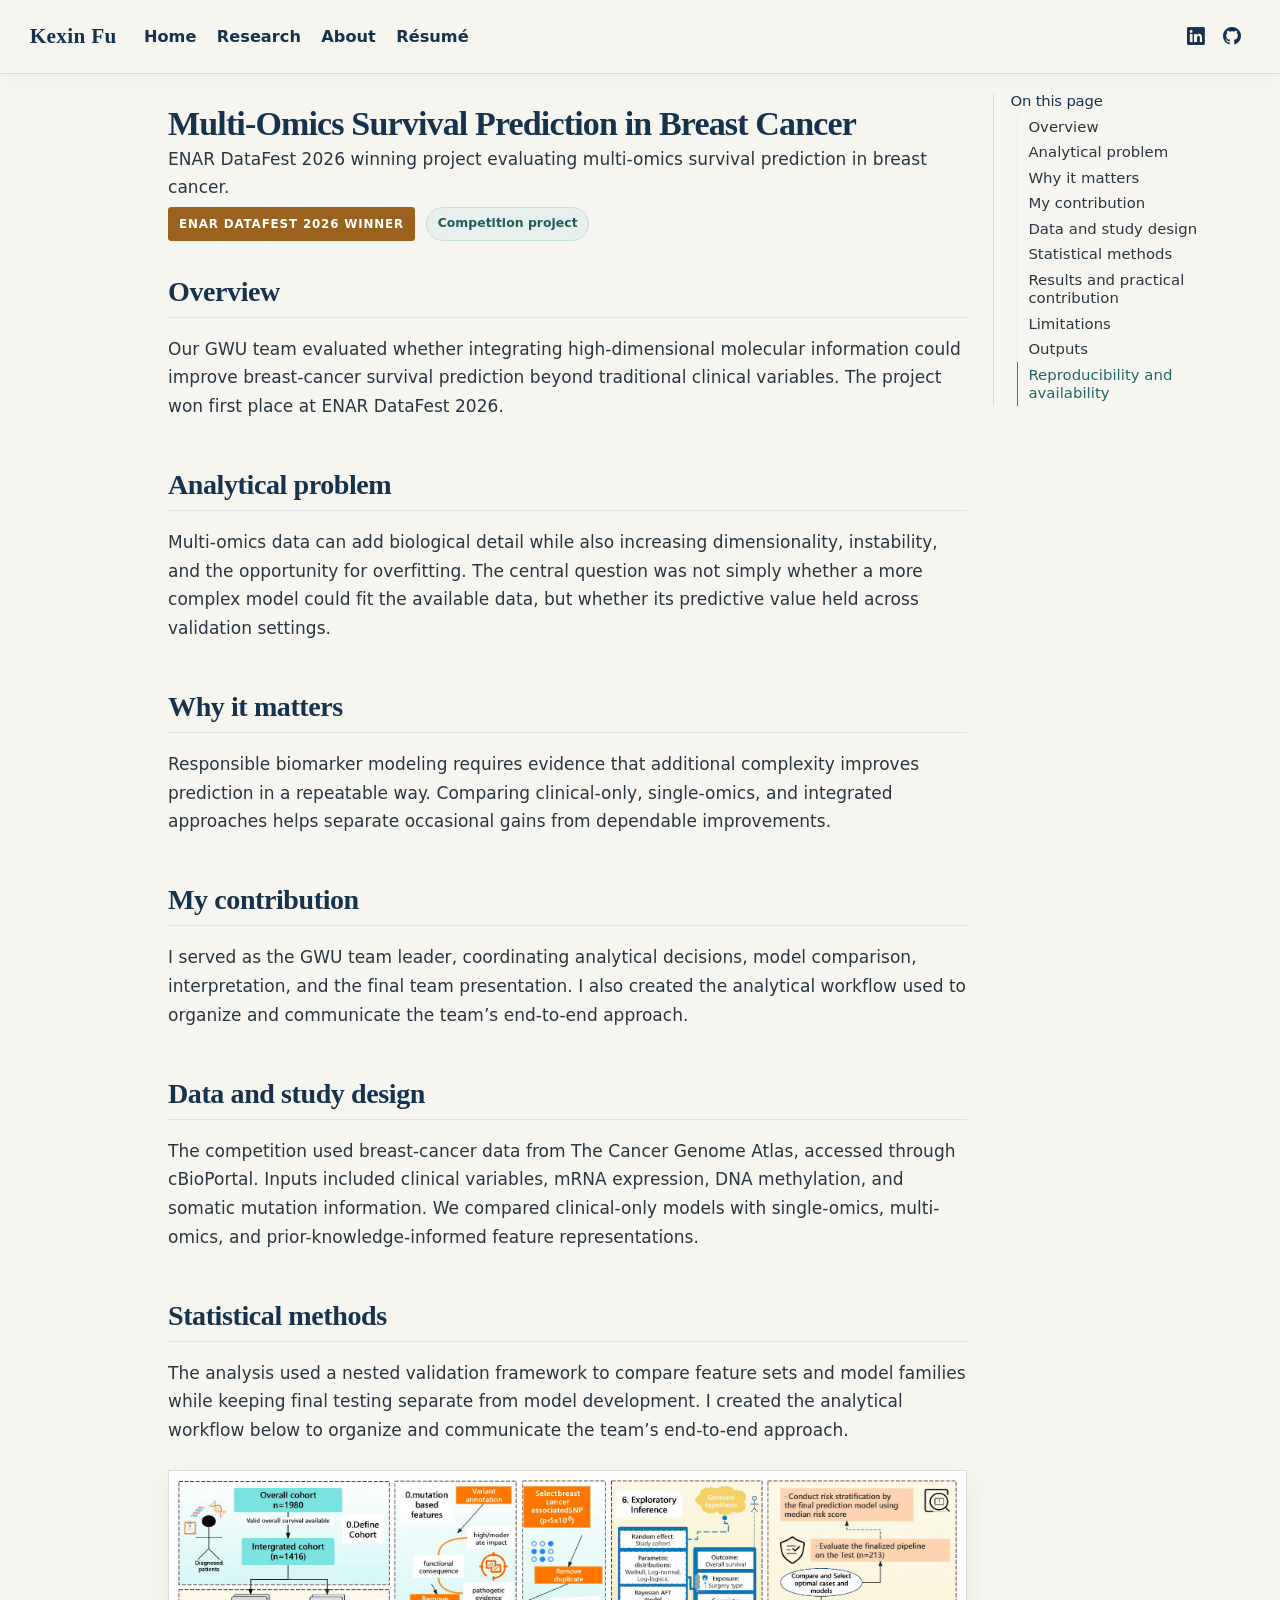
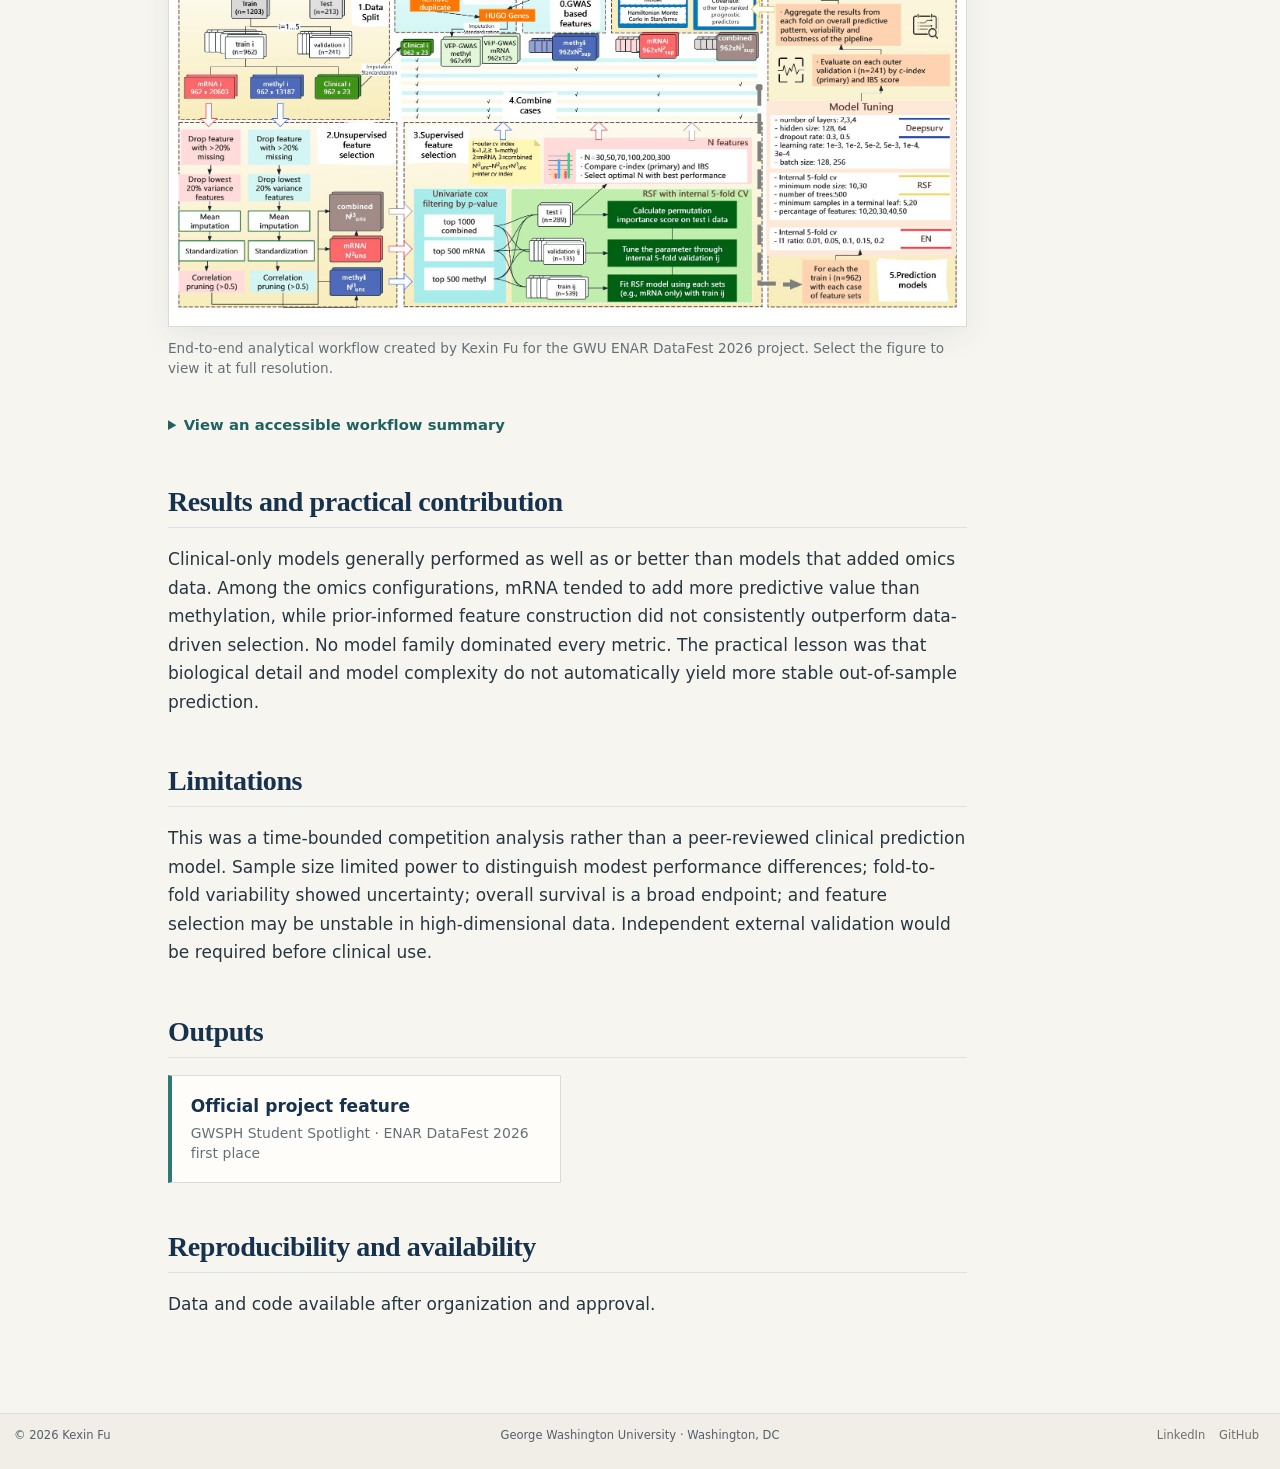
<file: research/datafest-multiomics.html>
<!DOCTYPE html>
<html xmlns="http://www.w3.org/1999/xhtml" lang="en" xml:lang="en"><head>

<meta charset="utf-8">
<meta name="generator" content="quarto-1.11.9">

<meta name="viewport" content="width=device-width, initial-scale=1.0, user-scalable=yes">

<meta name="description" content="ENAR DataFest 2026 winning project evaluating multi-omics survival prediction in breast cancer.">

<title>Multi-Omics Survival Prediction in Breast Cancer – Kexin Fu</title>
<style>
/* Default styles provided by pandoc.
** See https://pandoc.org/MANUAL.html#variables-for-html for config info.
*/
span.smallcaps{font-variant: small-caps;}
div.columns{display: flex; gap: 1.5em;}
div.column{flex: auto;}
@media screen {
div.columns{gap: min(4vw, 1.5em);}
div.column{overflow-x: auto;}
}
div.hanging-indent{margin-left: 1.5em; text-indent: -1.5em;}
ul.task-list{list-style: none;}
ul.task-list li input[type="checkbox"] {
  width: 0.8em;
  margin: 0 0.8em 0.2em -1em; /* quarto-specific, see https://github.com/quarto-dev/quarto-cli/issues/4556 */ 
  vertical-align: middle;
}
</style>


<script src="../site_libs/quarto-nav/quarto-nav.js"></script>
<link href="../assets/img/headshot-source.jpeg" rel="icon" type="image/jpeg">
<script src="../site_libs/clipboard/clipboard.min.js"></script>
<script src="../site_libs/quarto-html/quarto.js" type="module"></script>
<script src="../site_libs/quarto-html/tabsets/tabsets.js" type="module"></script>
<script src="../site_libs/quarto-html/scrollable-regions/scrollable-regions.js" type="module"></script>
<script src="../site_libs/quarto-html/popper.min.js"></script>
<script src="../site_libs/quarto-html/tippy.umd.min.js"></script>
<script src="../site_libs/quarto-html/anchor.min.js"></script>
<link href="../site_libs/quarto-html/tippy.css" rel="stylesheet">
<link href="../site_libs/quarto-html/quarto-syntax-highlighting-63b5708e65d6cd79cd7618c58d0c21e7.css" rel="stylesheet" id="quarto-text-highlighting-styles">
<script src="../site_libs/bootstrap/bootstrap.min.js"></script>
<link href="../site_libs/bootstrap/bootstrap-icons.css" rel="stylesheet">
<link href="../site_libs/bootstrap/bootstrap-14182d071397d593b0cfedaebee620fc.min.css" rel="stylesheet" append-hash="true" id="quarto-bootstrap" data-mode="light">
<script id="quarto-search-options" type="application/json">{
  "language": {
    "search-no-results-text": "No results",
    "search-matching-documents-text": "matching documents",
    "search-copy-link-title": "Copy link to search",
    "search-hide-matches-text": "Hide additional matches",
    "search-more-match-text": "more match in this document",
    "search-more-matches-text": "more matches in this document",
    "search-clear-button-title": "Clear",
    "search-text-placeholder": "",
    "search-detached-cancel-button-title": "Cancel",
    "search-submit-button-title": "Submit",
    "search-label": "Search"
  }
}</script>
<style>html{ scroll-behavior: smooth; }</style>
<meta name="theme-color" content="#17324d">
<meta name="color-scheme" content="light">
<script type="application/ld+json">
{
  "@context": "https://schema.org",
  "@type": "Person",
  "name": "Kexin Fu",
  "jobTitle": "PhD Candidate in Biostatistics and Health Data Science",
  "affiliation": {
    "@type": "CollegeOrUniversity",
    "name": "George Washington University, Milken Institute School of Public Health"
  },
  "address": {
    "@type": "PostalAddress",
    "addressLocality": "Washington",
    "addressRegion": "DC"
  },
  "sameAs": [
    "https://www.linkedin.com/in/kexin-fu-5a3354340",
    "https://github.com/cocofkx"
  ]
}
</script>


<meta property="og:title" content="Multi-Omics Survival Prediction in Breast Cancer – Kexin Fu">
<meta property="og:description" content="ENAR DataFest 2026 winning project evaluating multi-omics survival prediction in breast cancer.">
<meta property="og:image" content="https://cocofkx.github.io/webpage/assets/img/social-preview.png">
<meta property="og:site_name" content="Kexin Fu">
<meta property="og:locale" content="en_US">
<meta property="og:image:height" content="909">
<meta property="og:image:width" content="1731">
<meta name="twitter:title" content="Multi-Omics Survival Prediction in Breast Cancer – Kexin Fu">
<meta name="twitter:description" content="ENAR DataFest 2026 winning project evaluating multi-omics survival prediction in breast cancer.">
<meta name="twitter:image" content="https://cocofkx.github.io/webpage/assets/img/social-preview.png">
<meta name="twitter:card" content="summary_large_image">
</head>

<body class="nav-fixed quarto-light"><a id="quarto-skip-link" class="visually-hidden-focusable" href="#quarto-document-content">Skip to main content</a>

<div id="quarto-search-results"></div>
  <header id="quarto-header" class="headroom fixed-top">
    <nav class="navbar navbar-expand-lg " data-bs-theme="dark" aria-label="Site">
      <div class="navbar-container container-fluid">
      <div class="navbar-brand-container mx-auto">
    <a class="navbar-brand" href="../index.html">
    <span class="navbar-title">Kexin Fu</span>
    </a>
  </div>
          <button class="navbar-toggler" type="button" data-bs-toggle="collapse" data-bs-target="#navbarCollapse" aria-controls="navbarCollapse" aria-expanded="false" aria-label="Toggle navigation" onclick="if (window.quartoToggleHeadroom) { window.quartoToggleHeadroom(); }">
  <span class="navbar-toggler-icon"></span>
</button>
          <div class="collapse navbar-collapse" id="navbarCollapse">
            <ul class="navbar-nav navbar-nav-scroll me-auto">
  <li class="nav-item">
    <a class="nav-link" href="../index.html"> 
<span class="menu-text">Home</span></a>
  </li>  
  <li class="nav-item">
    <a class="nav-link" href="../research/index.html"> 
<span class="menu-text">Research</span></a>
  </li>  
  <li class="nav-item">
    <a class="nav-link" href="../about.html"> 
<span class="menu-text">About</span></a>
  </li>  
  <li class="nav-item">
    <a class="nav-link" href="../resume.html"> 
<span class="menu-text">Résumé</span></a>
  </li>  
</ul>
            <ul class="navbar-nav navbar-nav-scroll ms-auto">
  <li class="nav-item compact">
    <a class="nav-link" href="https://www.linkedin.com/in/kexin-fu-5a3354340"> <i class="bi bi-linkedin" role="img" aria-label="Kexin Fu on LinkedIn">
</i> 
<span class="menu-text"></span></a>
  </li>  
  <li class="nav-item compact">
    <a class="nav-link" href="https://github.com/cocofkx"> <i class="bi bi-github" role="img" aria-label="Kexin Fu on GitHub">
</i> 
<span class="menu-text"></span></a>
  </li>  
</ul>
          </div> <!-- /navcollapse -->
            <div class="quarto-navbar-tools">
</div>
      </div> <!-- /container-fluid -->
    </nav>
</header>
<!-- content -->
<div id="quarto-content" class="quarto-container page-columns page-rows-contents page-layout-article page-navbar">
<!-- sidebar -->
<!-- margin-sidebar -->
    <div id="quarto-margin-sidebar" class="sidebar margin-sidebar">
        <nav id="TOC" role="doc-toc" aria-labelledby="toc-title" class="toc-active">
    <h2 id="toc-title">On this page</h2>
   
  <ul>
  <li><a href="#overview" id="toc-overview" class="nav-link active" data-scroll-target="#overview">Overview</a></li>
  <li><a href="#analytical-problem" id="toc-analytical-problem" class="nav-link" data-scroll-target="#analytical-problem">Analytical problem</a></li>
  <li><a href="#why-it-matters" id="toc-why-it-matters" class="nav-link" data-scroll-target="#why-it-matters">Why it matters</a></li>
  <li><a href="#my-contribution" id="toc-my-contribution" class="nav-link" data-scroll-target="#my-contribution">My contribution</a></li>
  <li><a href="#data-and-study-design" id="toc-data-and-study-design" class="nav-link" data-scroll-target="#data-and-study-design">Data and study design</a></li>
  <li><a href="#statistical-methods" id="toc-statistical-methods" class="nav-link" data-scroll-target="#statistical-methods">Statistical methods</a></li>
  <li><a href="#results-and-practical-contribution" id="toc-results-and-practical-contribution" class="nav-link" data-scroll-target="#results-and-practical-contribution">Results and practical contribution</a></li>
  <li><a href="#limitations" id="toc-limitations" class="nav-link" data-scroll-target="#limitations">Limitations</a></li>
  <li><a href="#outputs" id="toc-outputs" class="nav-link" data-scroll-target="#outputs">Outputs</a></li>
  <li><a href="#reproducibility-and-availability" id="toc-reproducibility-and-availability" class="nav-link" data-scroll-target="#reproducibility-and-availability">Reproducibility and availability</a></li>
  </ul>
</nav>
    </div>
<!-- main -->
<main class="content" id="quarto-document-content" tabindex="-1">

<header id="title-block-header" class="quarto-title-block default">
<div class="quarto-title">
<h1 class="title">Multi-Omics Survival Prediction in Breast Cancer</h1>
</div>

<div>
  <div class="description">
    ENAR DataFest 2026 winning project evaluating multi-omics survival prediction in breast cancer.
  </div>
</div>


<div class="quarto-title-meta">

    
  
    
  </div>
  


</header>


<div class="project-hero-meta">
<span class="award-badge">ENAR DataFest 2026 Winner</span><span class="type-pill">Competition project</span>
</div>
<section id="overview" class="level2">
<h2 class="anchored" data-anchor-id="overview">Overview</h2>
<p>Our GWU team evaluated whether integrating high-dimensional molecular information could improve breast-cancer survival prediction beyond traditional clinical variables. The project won first place at ENAR DataFest 2026.</p>
</section>
<section id="analytical-problem" class="level2">
<h2 class="anchored" data-anchor-id="analytical-problem">Analytical problem</h2>
<p>Multi-omics data can add biological detail while also increasing dimensionality, instability, and the opportunity for overfitting. The central question was not simply whether a more complex model could fit the available data, but whether its predictive value held across validation settings.</p>
</section>
<section id="why-it-matters" class="level2">
<h2 class="anchored" data-anchor-id="why-it-matters">Why it matters</h2>
<p>Responsible biomarker modeling requires evidence that additional complexity improves prediction in a repeatable way. Comparing clinical-only, single-omics, and integrated approaches helps separate occasional gains from dependable improvements.</p>
</section>
<section id="my-contribution" class="level2">
<h2 class="anchored" data-anchor-id="my-contribution">My contribution</h2>
<p>I served as the GWU team leader, coordinating analytical decisions, model comparison, interpretation, and the final team presentation. I also created the analytical workflow used to organize and communicate the team’s end-to-end approach.</p>
</section>
<section id="data-and-study-design" class="level2">
<h2 class="anchored" data-anchor-id="data-and-study-design">Data and study design</h2>
<p>The competition used breast-cancer data from The Cancer Genome Atlas, accessed through cBioPortal. Inputs included clinical variables, mRNA expression, DNA methylation, and somatic mutation information. We compared clinical-only models with single-omics, multi-omics, and prior-knowledge-informed feature representations.</p>
</section>
<section id="statistical-methods" class="level2">
<h2 class="anchored" data-anchor-id="statistical-methods">Statistical methods</h2>
<p>The analysis used a nested validation framework to compare feature sets and model families while keeping final testing separate from model development. I created the analytical workflow below to organize and communicate the team’s end-to-end approach.</p>
<figure class="workflow-figure figure">
<a href="../assets/img/datafest-2026-analytical-workflow.png" aria-label="Open the DataFest analytical workflow at full resolution"> <img src="../assets/img/datafest-2026-analytical-workflow.png" alt="Detailed DataFest workflow showing cohort definition, nested data splitting, mutation- and GWAS-informed features, omics preprocessing, supervised feature selection, survival-model tuning, validation, final testing, risk stratification, and exploratory inference." loading="lazy" class="figure-img"> </a>
<figcaption>
End-to-end analytical workflow created by Kexin Fu for the GWU ENAR DataFest 2026 project. Select the figure to view it at full resolution.
</figcaption>
</figure>
<details class="workflow-summary">
<summary>
View an accessible workflow summary
</summary>
<ol class="workflow-map" aria-label="Multi-omics survival prediction workflow">
<li>
<strong>Define cohorts</strong><span>Overall survival cohort and complete multi-omics subset</span>
</li>
<li>
<strong>Create nested splits</strong><span>Held-out test set with repeated outer training and validation folds</span>
</li>
<li>
<strong>Prepare omics features</strong><span>Missingness filtering, imputation, standardization, variance filtering, and correlation pruning</span>
</li>
<li>
<strong>Select features</strong><span>Data-driven Cox screening plus mutation- and GWAS-informed alternatives</span>
</li>
<li>
<strong>Assemble comparisons</strong><span>Clinical-only, single-omics, combined multi-omics, and prior-informed feature sets</span>
</li>
<li>
<strong>Fit and tune models</strong><span>Elastic-net Cox, random survival forest, and DeepSurv</span>
</li>
<li>
<strong>Evaluate prediction</strong><span>Outer-fold C-index and integrated Brier score, followed by held-out testing and risk stratification</span>
</li>
<li>
<strong>Interpret signals</strong><span>Feature importance and exploratory Bayesian survival analysis</span>
</li>
</ol>
</details>
</section>
<section id="results-and-practical-contribution" class="level2">
<h2 class="anchored" data-anchor-id="results-and-practical-contribution">Results and practical contribution</h2>
<p>Clinical-only models generally performed as well as or better than models that added omics data. Among the omics configurations, mRNA tended to add more predictive value than methylation, while prior-informed feature construction did not consistently outperform data-driven selection. No model family dominated every metric. The practical lesson was that biological detail and model complexity do not automatically yield more stable out-of-sample prediction.</p>
</section>
<section id="limitations" class="level2">
<h2 class="anchored" data-anchor-id="limitations">Limitations</h2>
<p>This was a time-bounded competition analysis rather than a peer-reviewed clinical prediction model. Sample size limited power to distinguish modest performance differences; fold-to-fold variability showed uncertainty; overall survival is a broad endpoint; and feature selection may be unstable in high-dimensional data. Independent external validation would be required before clinical use.</p>
</section>
<section id="outputs" class="level2">
<h2 class="anchored" data-anchor-id="outputs">Outputs</h2>
<div class="output-list">
<p><a class="output-link-card" href="https://publichealth.gwu.edu/departments/biostatistics-and-bioinformatics/student-spotlight"> <strong>Official project feature</strong> <span>GWSPH Student Spotlight · ENAR DataFest 2026 first place</span> </a></p>
</div>
</section>
<section id="reproducibility-and-availability" class="level2">
<h2 class="anchored" data-anchor-id="reproducibility-and-availability">Reproducibility and availability</h2>
<p>Data and code available after organization and approval.</p>


</section>

</main> <!-- /main -->
<script id="quarto-html-after-body" type="application/javascript">
  window.document.addEventListener("DOMContentLoaded", function (event) {
    const icon = "";
    const anchorJS = new window.AnchorJS();
    anchorJS.options = {
      placement: 'right',
      icon: icon
    };
    anchorJS.add('.anchored');
    const isCodeAnnotation = (el) => {
      for (const clz of el.classList) {
        if (clz.startsWith('code-annotation-')) {                     
          return true;
        }
      }
      return false;
    }
    const onCopySuccess = function(e) {
      // button target
      const button = e.trigger;
      // don't keep focus
      button.blur();
      // flash "checked"
      button.classList.add('code-copy-button-checked');
      var currentTitle = button.getAttribute("title");
      button.setAttribute("title", "Copied!");
      let tooltip;
      if (window.bootstrap) {
        button.setAttribute("data-bs-toggle", "tooltip");
        button.setAttribute("data-bs-placement", "left");
        button.setAttribute("data-bs-title", "Copied!");
        tooltip = new bootstrap.Tooltip(button, 
          { trigger: "manual", 
            customClass: "code-copy-button-tooltip",
            offset: [0, -8]});
        tooltip.show();    
      }
      setTimeout(function() {
        if (tooltip) {
          tooltip.hide();
          button.removeAttribute("data-bs-title");
          button.removeAttribute("data-bs-toggle");
          button.removeAttribute("data-bs-placement");
        }
        button.setAttribute("title", currentTitle);
        button.classList.remove('code-copy-button-checked');
      }, 1000);
      // clear code selection
      e.clearSelection();
    }
    const getTextToCopy = function(trigger) {
      const outerScaffold = trigger.parentElement.cloneNode(true);
      const codeEl = outerScaffold.querySelector('code');
      for (const childEl of codeEl.children) {
        if (isCodeAnnotation(childEl)) {
          childEl.remove();
        }
      }
      return codeEl.innerText;
    }
    const clipboard = new window.ClipboardJS('.code-copy-button:not([data-in-quarto-modal])', {
      text: getTextToCopy
    });
    clipboard.on('success', onCopySuccess);
    if (window.document.getElementById('quarto-embedded-source-code-modal')) {
      const clipboardModal = new window.ClipboardJS('.code-copy-button[data-in-quarto-modal]', {
        text: getTextToCopy,
        container: window.document.getElementById('quarto-embedded-source-code-modal')
      });
      clipboardModal.on('success', onCopySuccess);
    }
      var localhostRegex = new RegExp(/^(?:http|https):\/\/localhost\:?[0-9]*\//);
      var mailtoRegex = new RegExp(/^mailto:/);
        var filterRegex = new RegExp("https:\/\/cocofkx\.github\.io\/webpage\/");
      const newWindowLabel = "(opens in a new tab)";
      const newWindowNoteId = "quarto-ext-newwindow-label";
      // Links reference one hidden label through aria-describedby, so the
      // announcement never changes their accessible name.
      var describeNewWindow = (link) => {
        if (!window.document.getElementById(newWindowNoteId)) {
          var newWindowNote = window.document.createElement("span");
          newWindowNote.id = newWindowNoteId;
          newWindowNote.hidden = true;
          newWindowNote.textContent = newWindowLabel;
          window.document.body.appendChild(newWindowNote);
        }
        var describedBy = (link.getAttribute("aria-describedby") || "").split(/\s+/).filter(Boolean);
        if (!describedBy.includes(newWindowNoteId)) {
          describedBy.push(newWindowNoteId);
          link.setAttribute("aria-describedby", describedBy.join(" "));
        }
      }
      var isInternal = (href) => {
          return filterRegex.test(href) || localhostRegex.test(href) || mailtoRegex.test(href);
      }
      // Inspect non-navigation links and adorn them if external
      window.quartoDecorateExternalLinks = function (root) {
     var links = (root || window.document).querySelectorAll('a[href]:not(.nav-link):not(.navbar-brand):not(.toc-action):not(.sidebar-link):not(.sidebar-item-toggle):not(.pagination-link):not(.no-external):not([aria-hidden]):not(.dropdown-item):not(.quarto-navigation-tool):not(.about-link)');
      for (var i=0; i<links.length; i++) {
        const link = links[i];
        if (!isInternal(link.href)) {
          // undo the damage that might have been done by quarto-nav.js in the case of
          // links that we want to consider external
          if (link.dataset.originalHref !== undefined) {
            link.href = link.dataset.originalHref;
          }
            // target, if specified
            link.setAttribute("target", "_blank");
            if (link.getAttribute("rel") === null) {
              link.setAttribute("rel", "noopener");
            }
            describeNewWindow(link);
          if (!link.classList.contains('no-external-icon')) {
          }
        }
      }
      };
      window.quartoDecorateExternalLinks(window.document);
    // Esc closes the popup (WCAG 1.4.13) and focus leaving both trigger and
    // popup closes it (WCAG 2.4.11); tippy handles neither for interactive popups.
    const hideOnEscAndFocusOut = {
      name: 'hideOnEscAndFocusOut',
      defaultValue: true,
      fn(instance) {
        const dismiss = () => {
          // A show scheduled by the trigger delay would otherwise reopen it
          instance.clearDelayTimeouts();
          instance.hide();
        };
        const onKeyDown = (event) => {
          if (event.key !== 'Escape') {
            return;
          }
          // Keep Esc from also reaching page handlers (e.g. reveal.js overview),
          // except an open reveal.js slide menu, which Esc should close too.
          // The menu handles keys only when its keyboard option is on.
          const menuHandlesEsc = window.Reveal?.getPlugin?.('menu')?.isOpen() &&
            window.Reveal.getConfig().menu?.keyboard !== false;
          if (!menuHandlesEsc) {
            event.stopPropagation();
          }
          if (instance.popper.contains(window.document.activeElement)) {
            // Disabled while refocusing so the focus trigger does not reopen it
            instance.disable();
            instance.reference.focus();
            instance.enable();
          }
          dismiss();
        };
        const onFocusOut = (event) => {
          const target = event.relatedTarget;
          if (target && !instance.reference.contains(target) &&
              !instance.popper.contains(target)) {
            dismiss();
          }
        };
        // On the trigger too: a click trigger (code-annotations: select) has no
        // blur handling. Attached for the instance's lifetime so leaving the
        // trigger also cancels a show still pending on the trigger delay.
        instance.reference.addEventListener('focusout', onFocusOut);
        return {
          onShow() {
            window.document.addEventListener('keydown', onKeyDown, true);
            instance.popper.addEventListener('focusout', onFocusOut);
          },
          onHide() {
            window.document.removeEventListener('keydown', onKeyDown, true);
            instance.popper.removeEventListener('focusout', onFocusOut);
          },
          onDestroy() {
            instance.reference.removeEventListener('focusout', onFocusOut);
          },
        };
      },
    };
    function tippyHover(el, contentFn, onTriggerFn, onUntriggerFn) {
      const config = {
        allowHTML: true,
        maxWidth: 500,
        delay: 100,
        arrow: false,
        appendTo: function(el) {
            return el.parentElement;
        },
        interactive: true,
        interactiveBorder: 10,
        theme: 'quarto',
        placement: 'bottom-start',
        plugins: [hideOnEscAndFocusOut],
      };
      if (contentFn) {
        config.content = contentFn;
      }
      if (onTriggerFn) {
        config.onTrigger = onTriggerFn;
      }
      if (onUntriggerFn) {
        config.onUntrigger = onUntriggerFn;
      }
      window.tippy(el, config); 
    }
    const noterefs = window.document.querySelectorAll('a[role="doc-noteref"]');
    for (var i=0; i<noterefs.length; i++) {
      const ref = noterefs[i];
      tippyHover(ref, function() {
        // use id or data attribute instead here
        let href = ref.getAttribute('data-footnote-href') || ref.getAttribute('href');
        try { href = new URL(href).hash; } catch {}
        const id = href.replace(/^#\/?/, "");
        const note = window.document.getElementById(id);
        if (note) {
          return note.innerHTML;
        } else {
          return "";
        }
      });
    }
    const xrefs = window.document.querySelectorAll('a.quarto-xref');
    const processXRef = (id, note) => {
      // Strip column container classes
      const stripColumnClz = (el) => {
        el.classList.remove("page-full", "page-columns");
        if (el.children) {
          for (const child of el.children) {
            stripColumnClz(child);
          }
        }
      }
      stripColumnClz(note)
      if (id === null || id.startsWith('sec-')) {
        // Special case sections, only their first couple elements
        const container = document.createElement("div");
        if (note.children && note.children.length > 2) {
          container.appendChild(note.children[0].cloneNode(true));
          for (let i = 1; i < note.children.length; i++) {
            const child = note.children[i];
            if (child.tagName === "P" && child.innerText === "") {
              continue;
            } else {
              container.appendChild(child.cloneNode(true));
              break;
            }
          }
          if (window.Quarto?.typesetMath) {
            window.Quarto.typesetMath(container);
          }
          return container.innerHTML
        } else {
          if (window.Quarto?.typesetMath) {
            window.Quarto.typesetMath(note);
          }
          return note.innerHTML;
        }
      } else {
        // Remove any anchor links if they are present
        const anchorLink = note.querySelector('a.anchorjs-link');
        if (anchorLink) {
          anchorLink.remove();
        }
        if (window.Quarto?.typesetMath) {
          window.Quarto.typesetMath(note);
        }
        if (note.classList.contains("callout")) {
          return note.outerHTML;
        } else {
          return note.innerHTML;
        }
      }
    }
    for (var i=0; i<xrefs.length; i++) {
      const xref = xrefs[i];
      tippyHover(xref, undefined, function(instance) {
        instance.disable();
        let url = xref.getAttribute('href');
        let hash = undefined; 
        if (url.startsWith('#')) {
          hash = url;
        } else {
          try { hash = new URL(url).hash; } catch {}
        }
        if (hash) {
          const id = hash.replace(/^#\/?/, "");
          const note = window.document.getElementById(id);
          if (note !== null) {
            try {
              const html = processXRef(id, note.cloneNode(true));
              instance.setContent(html);
            } finally {
              instance.enable();
              instance.show();
            }
          } else {
            // See if we can fetch this
            fetch(url.split('#')[0])
            .then(res => res.text())
            .then(html => {
              const parser = new DOMParser();
              const htmlDoc = parser.parseFromString(html, "text/html");
              const note = htmlDoc.getElementById(id);
              if (note !== null) {
                const html = processXRef(id, note);
                instance.setContent(html);
              } 
            }).finally(() => {
              instance.enable();
              instance.show();
            });
          }
        } else {
          // See if we can fetch a full url (with no hash to target)
          // This is a special case and we should probably do some content thinning / targeting
          fetch(url)
          .then(res => res.text())
          .then(html => {
            const parser = new DOMParser();
            const htmlDoc = parser.parseFromString(html, "text/html");
            const note = htmlDoc.querySelector('main.content');
            if (note !== null) {
              // This should only happen for chapter cross references
              // (since there is no id in the URL)
              // remove the first header
              if (note.children.length > 0 && note.children[0].tagName === "HEADER") {
                note.children[0].remove();
              }
              const html = processXRef(null, note);
              instance.setContent(html);
            } 
          }).finally(() => {
            instance.enable();
            instance.show();
          });
        }
      }, function(instance) {
      });
    }
        let selectedAnnoteEl;
        const selectorForAnnotation = ( cell, annotation) => {
          let cellAttr = 'data-code-cell="' + cell + '"';
          let lineAttr = 'data-code-annotation="' +  annotation + '"';
          const selector = 'span[' + cellAttr + '][' + lineAttr + ']';
          return selector;
        }
        const selectCodeLines = (annoteEl) => {
          const doc = window.document;
          const targetCell = annoteEl.getAttribute("data-target-cell");
          const targetAnnotation = annoteEl.getAttribute("data-target-annotation");
          const annoteSpan = window.document.querySelector(selectorForAnnotation(targetCell, targetAnnotation));
          const lines = annoteSpan.getAttribute("data-code-lines").split(",");
          const lineIds = lines.map((line) => {
            return targetCell + "-" + line;
          })
          // Each band is positioned against its own containing block, which is
          // not the offsetParent of the lines, so place it from client rects.
          const placeBand = (band, firstEl, lastEl, codeBlock) => {
            const container = band.offsetParent;
            if (container === null) {
              return;
            }
            const containerRect = container.getBoundingClientRect();
            // Reveal.js scales slides with a transform, so convert client
            // pixels back to the CSS pixels of the container.
            const scale = containerRect.height / container.offsetHeight || 1;
            const firstRect = firstEl.getBoundingClientRect();
            const lastRect = lastEl.getBoundingClientRect();
            const top = (firstRect.top - containerRect.top) / scale - container.clientTop + container.scrollTop;
            const height = (lastRect.bottom - firstRect.top) / scale;
            band.style.top = top - 2 + "px";
            band.style.height = height + 4 + "px";
            if (codeBlock) {
              // Without the copy button wrapper, the containing block is wider
              // than the code block, so span the code block explicitly.
              const blockRect = codeBlock.getBoundingClientRect();
              band.style.left = (blockRect.left - containerRect.left) / scale - container.clientLeft + container.scrollLeft + "px";
              band.style.width = blockRect.width / scale + "px";
            }
          };
          if (lineIds.length > 0) {
            const el = window.document.getElementById(lineIds[0]);
            const lastEl = window.document.getElementById(lineIds[lineIds.length - 1]);
            const parent = el.parentElement.parentElement;
            // cook up a div (if necessary) and position it
            let div = window.document.getElementById("code-annotation-line-highlight");
            if (div === null) {
              div = window.document.createElement("div");
              div.setAttribute("id", "code-annotation-line-highlight");
              div.style.position = 'absolute';
              parent.appendChild(div);
            }
            placeBand(div, el, lastEl, parent.closest("div.sourceCode") || parent);
            let gutterDiv = window.document.getElementById("code-annotation-line-highlight-gutter");
            if (gutterDiv === null) {
              gutterDiv = window.document.createElement("div");
              gutterDiv.setAttribute("id", "code-annotation-line-highlight-gutter");
              gutterDiv.style.position = 'absolute';
              const codeCell = window.document.getElementById(targetCell);
              const gutter = codeCell.querySelector('.code-annotation-gutter');
              gutter.appendChild(gutterDiv);
            }
            placeBand(gutterDiv, el, lastEl);
            selectedAnnoteEl = annoteEl;
          }
        };
        const unselectCodeLines = () => {
          const elementsIds = ["code-annotation-line-highlight", "code-annotation-line-highlight-gutter"];
          elementsIds.forEach((elId) => {
            const div = window.document.getElementById(elId);
            if (div) {
              div.remove();
            }
          });
          selectedAnnoteEl = undefined;
        };
          // Handle positioning of the toggle
      window.addEventListener(
        "resize",
        throttle(() => {
          elRect = undefined;
          if (selectedAnnoteEl) {
            selectCodeLines(selectedAnnoteEl);
          }
        }, 10)
      );
      function throttle(fn, ms) {
      let throttle = false;
      let timer;
        return (...args) => {
          if(!throttle) { // first call gets through
              fn.apply(this, args);
              throttle = true;
          } else { // all the others get throttled
              if(timer) clearTimeout(timer); // cancel #2
              timer = setTimeout(() => {
                fn.apply(this, args);
                timer = throttle = false;
              }, ms);
          }
        };
      }
        // Attach click handler to the DT
        const annoteDls = window.document.querySelectorAll('dt[data-target-cell]');
        for (const annoteDlNode of annoteDls) {
          annoteDlNode.addEventListener('click', (event) => {
            const clickedEl = event.target;
            if (clickedEl !== selectedAnnoteEl) {
              unselectCodeLines();
              const activeEl = window.document.querySelector('dt[data-target-cell].code-annotation-active');
              if (activeEl) {
                activeEl.classList.remove('code-annotation-active');
              }
              selectCodeLines(clickedEl);
              clickedEl.classList.add('code-annotation-active');
            } else {
              // Unselect the line
              unselectCodeLines();
              clickedEl.classList.remove('code-annotation-active');
            }
          });
        }
    const findCites = (el) => {
      const parentEl = el.parentElement;
      if (parentEl) {
        const cites = parentEl.dataset.cites;
        if (cites) {
          return {
            el,
            cites: cites.split(' ')
          };
        } else {
          return findCites(el.parentElement)
        }
      } else {
        return undefined;
      }
    };
    var bibliorefs = window.document.querySelectorAll('a[role="doc-biblioref"]');
    for (var i=0; i<bibliorefs.length; i++) {
      const ref = bibliorefs[i];
      const citeInfo = findCites(ref);
      if (citeInfo) {
        tippyHover(citeInfo.el, function() {
          var popup = window.document.createElement('div');
          citeInfo.cites.forEach(function(cite) {
            var citeDiv = window.document.createElement('div');
            citeDiv.classList.add('hanging-indent');
            citeDiv.classList.add('csl-entry');
            var biblioDiv = window.document.getElementById('ref-' + cite);
            if (biblioDiv) {
              citeDiv.innerHTML = biblioDiv.innerHTML;
            }
            popup.appendChild(citeDiv);
          });
          return popup.innerHTML;
        });
      }
    }
  });
  </script>
  <script type="application/javascript">
  window.quartoScrollableRegionsLabels = {"code":"Scrollable code","output":"Scrollable output"};
  </script>
</div> <!-- /content -->
<footer class="footer">
  <div class="nav-footer">
    <div class="nav-footer-left">
<p>© 2026 Kexin Fu</p>
</div>   
    <div class="nav-footer-center">
<p>George Washington University · Washington, DC</p>
</div>
    <div class="nav-footer-right">
      <ul class="footer-items list-unstyled">
    <li class="nav-item">
    <a class="nav-link" href="https://www.linkedin.com/in/kexin-fu-5a3354340">
<p>LinkedIn</p>
</a>
  </li>  
    <li class="nav-item">
    <a class="nav-link" href="https://github.com/cocofkx">
<p>GitHub</p>
</a>
  </li>  
</ul>
    </div>
  </div>
</footer>




<script src="../site_libs/quarto-html/zenscroll-min.js"></script>
</body></html>
</file>
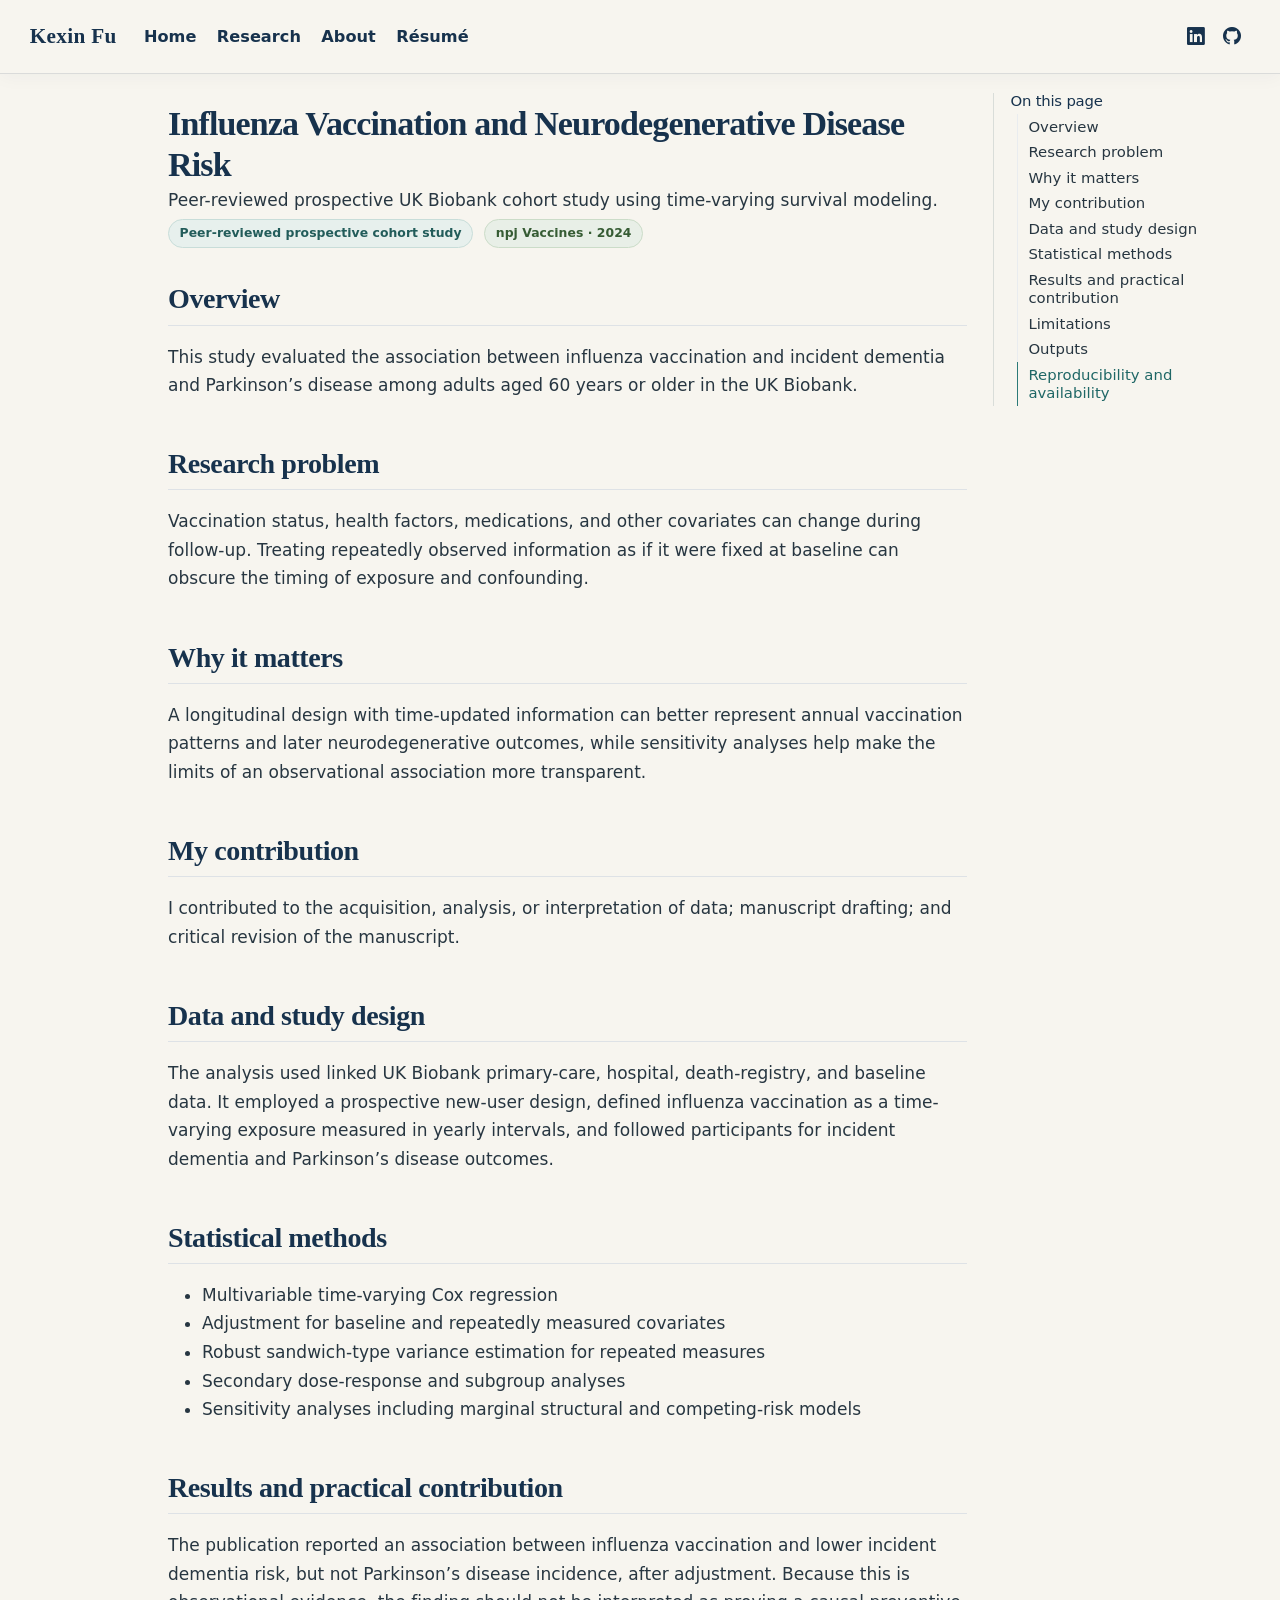
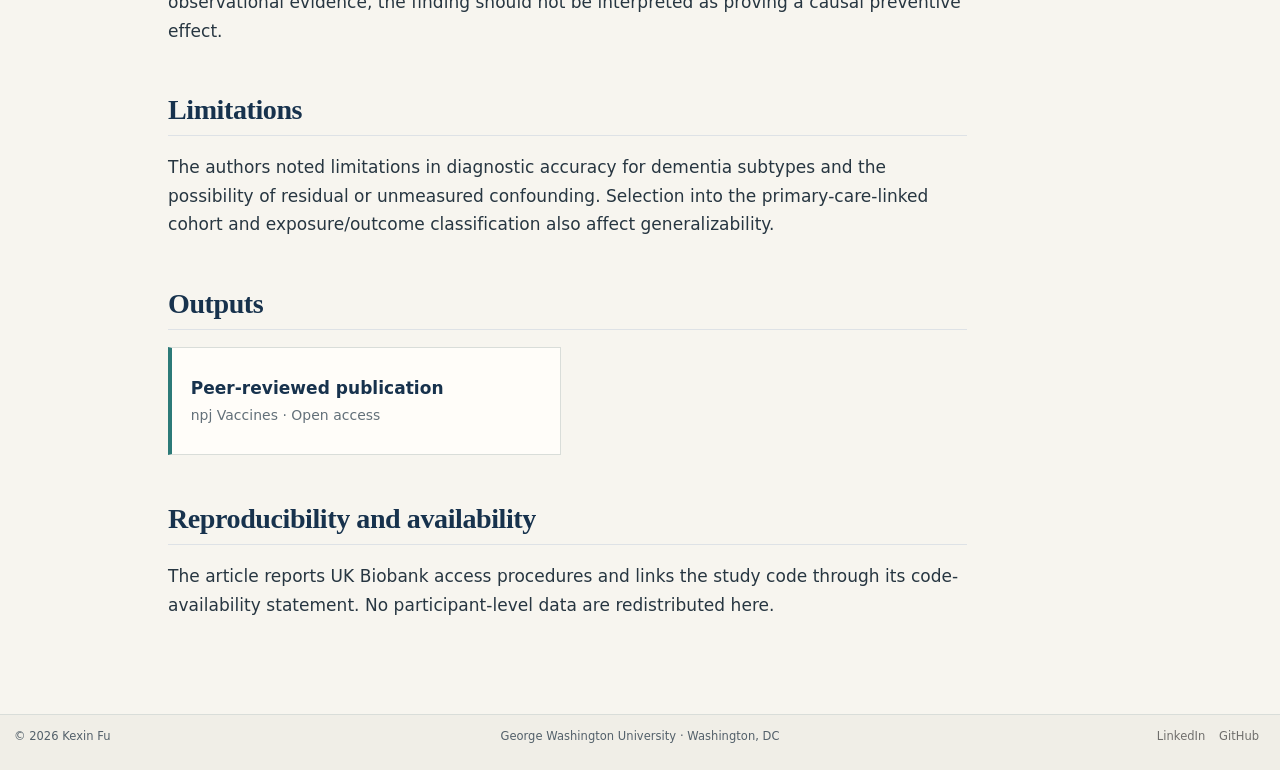
<file: research/influenza-neurodegeneration.html>
<!DOCTYPE html>
<html xmlns="http://www.w3.org/1999/xhtml" lang="en" xml:lang="en"><head>

<meta charset="utf-8">
<meta name="generator" content="quarto-1.11.9">

<meta name="viewport" content="width=device-width, initial-scale=1.0, user-scalable=yes">

<meta name="description" content="Peer-reviewed prospective UK Biobank cohort study using time-varying survival modeling.">

<title>Influenza Vaccination and Neurodegenerative Disease Risk – Kexin Fu</title>
<style>
/* Default styles provided by pandoc.
** See https://pandoc.org/MANUAL.html#variables-for-html for config info.
*/
span.smallcaps{font-variant: small-caps;}
div.columns{display: flex; gap: 1.5em;}
div.column{flex: auto;}
@media screen {
div.columns{gap: min(4vw, 1.5em);}
div.column{overflow-x: auto;}
}
div.hanging-indent{margin-left: 1.5em; text-indent: -1.5em;}
ul.task-list{list-style: none;}
ul.task-list li input[type="checkbox"] {
  width: 0.8em;
  margin: 0 0.8em 0.2em -1em; /* quarto-specific, see https://github.com/quarto-dev/quarto-cli/issues/4556 */ 
  vertical-align: middle;
}
</style>


<script src="../site_libs/quarto-nav/quarto-nav.js"></script>
<link href="../assets/img/headshot-source.jpeg" rel="icon" type="image/jpeg">
<script src="../site_libs/clipboard/clipboard.min.js"></script>
<script src="../site_libs/quarto-html/quarto.js" type="module"></script>
<script src="../site_libs/quarto-html/tabsets/tabsets.js" type="module"></script>
<script src="../site_libs/quarto-html/scrollable-regions/scrollable-regions.js" type="module"></script>
<script src="../site_libs/quarto-html/popper.min.js"></script>
<script src="../site_libs/quarto-html/tippy.umd.min.js"></script>
<script src="../site_libs/quarto-html/anchor.min.js"></script>
<link href="../site_libs/quarto-html/tippy.css" rel="stylesheet">
<link href="../site_libs/quarto-html/quarto-syntax-highlighting-63b5708e65d6cd79cd7618c58d0c21e7.css" rel="stylesheet" id="quarto-text-highlighting-styles">
<script src="../site_libs/bootstrap/bootstrap.min.js"></script>
<link href="../site_libs/bootstrap/bootstrap-icons.css" rel="stylesheet">
<link href="../site_libs/bootstrap/bootstrap-14182d071397d593b0cfedaebee620fc.min.css" rel="stylesheet" append-hash="true" id="quarto-bootstrap" data-mode="light">
<script id="quarto-search-options" type="application/json">{
  "language": {
    "search-no-results-text": "No results",
    "search-matching-documents-text": "matching documents",
    "search-copy-link-title": "Copy link to search",
    "search-hide-matches-text": "Hide additional matches",
    "search-more-match-text": "more match in this document",
    "search-more-matches-text": "more matches in this document",
    "search-clear-button-title": "Clear",
    "search-text-placeholder": "",
    "search-detached-cancel-button-title": "Cancel",
    "search-submit-button-title": "Submit",
    "search-label": "Search"
  }
}</script>
<style>html{ scroll-behavior: smooth; }</style>
<meta name="theme-color" content="#17324d">
<meta name="color-scheme" content="light">
<script type="application/ld+json">
{
  "@context": "https://schema.org",
  "@type": "Person",
  "name": "Kexin Fu",
  "jobTitle": "PhD Candidate in Biostatistics and Health Data Science",
  "affiliation": {
    "@type": "CollegeOrUniversity",
    "name": "George Washington University, Milken Institute School of Public Health"
  },
  "address": {
    "@type": "PostalAddress",
    "addressLocality": "Washington",
    "addressRegion": "DC"
  },
  "sameAs": [
    "https://www.linkedin.com/in/kexin-fu-5a3354340",
    "https://github.com/cocofkx"
  ]
}
</script>


<meta property="og:title" content="Influenza Vaccination and Neurodegenerative Disease Risk – Kexin Fu">
<meta property="og:description" content="Peer-reviewed prospective UK Biobank cohort study using time-varying survival modeling.">
<meta property="og:image" content="https://cocofkx.github.io/webpage/assets/img/social-preview.png">
<meta property="og:site_name" content="Kexin Fu">
<meta property="og:locale" content="en_US">
<meta property="og:image:height" content="909">
<meta property="og:image:width" content="1731">
<meta name="twitter:title" content="Influenza Vaccination and Neurodegenerative Disease Risk – Kexin Fu">
<meta name="twitter:description" content="Peer-reviewed prospective UK Biobank cohort study using time-varying survival modeling.">
<meta name="twitter:image" content="https://cocofkx.github.io/webpage/assets/img/social-preview.png">
<meta name="twitter:card" content="summary_large_image">
</head>

<body class="nav-fixed quarto-light"><a id="quarto-skip-link" class="visually-hidden-focusable" href="#quarto-document-content">Skip to main content</a>

<div id="quarto-search-results"></div>
  <header id="quarto-header" class="headroom fixed-top">
    <nav class="navbar navbar-expand-lg " data-bs-theme="dark" aria-label="Site">
      <div class="navbar-container container-fluid">
      <div class="navbar-brand-container mx-auto">
    <a class="navbar-brand" href="../index.html">
    <span class="navbar-title">Kexin Fu</span>
    </a>
  </div>
          <button class="navbar-toggler" type="button" data-bs-toggle="collapse" data-bs-target="#navbarCollapse" aria-controls="navbarCollapse" aria-expanded="false" aria-label="Toggle navigation" onclick="if (window.quartoToggleHeadroom) { window.quartoToggleHeadroom(); }">
  <span class="navbar-toggler-icon"></span>
</button>
          <div class="collapse navbar-collapse" id="navbarCollapse">
            <ul class="navbar-nav navbar-nav-scroll me-auto">
  <li class="nav-item">
    <a class="nav-link" href="../index.html"> 
<span class="menu-text">Home</span></a>
  </li>  
  <li class="nav-item">
    <a class="nav-link" href="../research/index.html"> 
<span class="menu-text">Research</span></a>
  </li>  
  <li class="nav-item">
    <a class="nav-link" href="../about.html"> 
<span class="menu-text">About</span></a>
  </li>  
  <li class="nav-item">
    <a class="nav-link" href="../resume.html"> 
<span class="menu-text">Résumé</span></a>
  </li>  
</ul>
            <ul class="navbar-nav navbar-nav-scroll ms-auto">
  <li class="nav-item compact">
    <a class="nav-link" href="https://www.linkedin.com/in/kexin-fu-5a3354340"> <i class="bi bi-linkedin" role="img" aria-label="Kexin Fu on LinkedIn">
</i> 
<span class="menu-text"></span></a>
  </li>  
  <li class="nav-item compact">
    <a class="nav-link" href="https://github.com/cocofkx"> <i class="bi bi-github" role="img" aria-label="Kexin Fu on GitHub">
</i> 
<span class="menu-text"></span></a>
  </li>  
</ul>
          </div> <!-- /navcollapse -->
            <div class="quarto-navbar-tools">
</div>
      </div> <!-- /container-fluid -->
    </nav>
</header>
<!-- content -->
<div id="quarto-content" class="quarto-container page-columns page-rows-contents page-layout-article page-navbar">
<!-- sidebar -->
<!-- margin-sidebar -->
    <div id="quarto-margin-sidebar" class="sidebar margin-sidebar">
        <nav id="TOC" role="doc-toc" aria-labelledby="toc-title" class="toc-active">
    <h2 id="toc-title">On this page</h2>
   
  <ul>
  <li><a href="#overview" id="toc-overview" class="nav-link active" data-scroll-target="#overview">Overview</a></li>
  <li><a href="#research-problem" id="toc-research-problem" class="nav-link" data-scroll-target="#research-problem">Research problem</a></li>
  <li><a href="#why-it-matters" id="toc-why-it-matters" class="nav-link" data-scroll-target="#why-it-matters">Why it matters</a></li>
  <li><a href="#my-contribution" id="toc-my-contribution" class="nav-link" data-scroll-target="#my-contribution">My contribution</a></li>
  <li><a href="#data-and-study-design" id="toc-data-and-study-design" class="nav-link" data-scroll-target="#data-and-study-design">Data and study design</a></li>
  <li><a href="#statistical-methods" id="toc-statistical-methods" class="nav-link" data-scroll-target="#statistical-methods">Statistical methods</a></li>
  <li><a href="#results-and-practical-contribution" id="toc-results-and-practical-contribution" class="nav-link" data-scroll-target="#results-and-practical-contribution">Results and practical contribution</a></li>
  <li><a href="#limitations" id="toc-limitations" class="nav-link" data-scroll-target="#limitations">Limitations</a></li>
  <li><a href="#outputs" id="toc-outputs" class="nav-link" data-scroll-target="#outputs">Outputs</a></li>
  <li><a href="#reproducibility-and-availability" id="toc-reproducibility-and-availability" class="nav-link" data-scroll-target="#reproducibility-and-availability">Reproducibility and availability</a></li>
  </ul>
</nav>
    </div>
<!-- main -->
<main class="content" id="quarto-document-content" tabindex="-1">

<header id="title-block-header" class="quarto-title-block default">
<div class="quarto-title">
<h1 class="title">Influenza Vaccination and Neurodegenerative Disease Risk</h1>
</div>

<div>
  <div class="description">
    Peer-reviewed prospective UK Biobank cohort study using time-varying survival modeling.
  </div>
</div>


<div class="quarto-title-meta">

    
  
    
  </div>
  


</header>


<div class="project-hero-meta">
<span class="type-pill">Peer-reviewed prospective cohort study</span><span class="status-pill status-published">npj Vaccines · 2024</span>
</div>
<section id="overview" class="level2">
<h2 class="anchored" data-anchor-id="overview">Overview</h2>
<p>This study evaluated the association between influenza vaccination and incident dementia and Parkinson’s disease among adults aged 60 years or older in the UK Biobank.</p>
</section>
<section id="research-problem" class="level2">
<h2 class="anchored" data-anchor-id="research-problem">Research problem</h2>
<p>Vaccination status, health factors, medications, and other covariates can change during follow-up. Treating repeatedly observed information as if it were fixed at baseline can obscure the timing of exposure and confounding.</p>
</section>
<section id="why-it-matters" class="level2">
<h2 class="anchored" data-anchor-id="why-it-matters">Why it matters</h2>
<p>A longitudinal design with time-updated information can better represent annual vaccination patterns and later neurodegenerative outcomes, while sensitivity analyses help make the limits of an observational association more transparent.</p>
</section>
<section id="my-contribution" class="level2">
<h2 class="anchored" data-anchor-id="my-contribution">My contribution</h2>
<p>I contributed to the acquisition, analysis, or interpretation of data; manuscript drafting; and critical revision of the manuscript.</p>
</section>
<section id="data-and-study-design" class="level2">
<h2 class="anchored" data-anchor-id="data-and-study-design">Data and study design</h2>
<p>The analysis used linked UK Biobank primary-care, hospital, death-registry, and baseline data. It employed a prospective new-user design, defined influenza vaccination as a time-varying exposure measured in yearly intervals, and followed participants for incident dementia and Parkinson’s disease outcomes.</p>
</section>
<section id="statistical-methods" class="level2">
<h2 class="anchored" data-anchor-id="statistical-methods">Statistical methods</h2>
<ul>
<li>Multivariable time-varying Cox regression</li>
<li>Adjustment for baseline and repeatedly measured covariates</li>
<li>Robust sandwich-type variance estimation for repeated measures</li>
<li>Secondary dose-response and subgroup analyses</li>
<li>Sensitivity analyses including marginal structural and competing-risk models</li>
</ul>
</section>
<section id="results-and-practical-contribution" class="level2">
<h2 class="anchored" data-anchor-id="results-and-practical-contribution">Results and practical contribution</h2>
<p>The publication reported an association between influenza vaccination and lower incident dementia risk, but not Parkinson’s disease incidence, after adjustment. Because this is observational evidence, the finding should not be interpreted as proving a causal preventive effect.</p>
</section>
<section id="limitations" class="level2">
<h2 class="anchored" data-anchor-id="limitations">Limitations</h2>
<p>The authors noted limitations in diagnostic accuracy for dementia subtypes and the possibility of residual or unmeasured confounding. Selection into the primary-care-linked cohort and exposure/outcome classification also affect generalizability.</p>
</section>
<section id="outputs" class="level2">
<h2 class="anchored" data-anchor-id="outputs">Outputs</h2>
<div class="output-list">
<p><a class="output-link-card" href="https://doi.org/10.1038/s41541-024-00841-z"> <strong>Peer-reviewed publication</strong> <span>npj Vaccines · Open access</span> </a></p>
</div>
</section>
<section id="reproducibility-and-availability" class="level2">
<h2 class="anchored" data-anchor-id="reproducibility-and-availability">Reproducibility and availability</h2>
<p>The article reports UK Biobank access procedures and links the study code through its code-availability statement. No participant-level data are redistributed here.</p>


</section>

</main> <!-- /main -->
<script id="quarto-html-after-body" type="application/javascript">
  window.document.addEventListener("DOMContentLoaded", function (event) {
    const icon = "";
    const anchorJS = new window.AnchorJS();
    anchorJS.options = {
      placement: 'right',
      icon: icon
    };
    anchorJS.add('.anchored');
    const isCodeAnnotation = (el) => {
      for (const clz of el.classList) {
        if (clz.startsWith('code-annotation-')) {                     
          return true;
        }
      }
      return false;
    }
    const onCopySuccess = function(e) {
      // button target
      const button = e.trigger;
      // don't keep focus
      button.blur();
      // flash "checked"
      button.classList.add('code-copy-button-checked');
      var currentTitle = button.getAttribute("title");
      button.setAttribute("title", "Copied!");
      let tooltip;
      if (window.bootstrap) {
        button.setAttribute("data-bs-toggle", "tooltip");
        button.setAttribute("data-bs-placement", "left");
        button.setAttribute("data-bs-title", "Copied!");
        tooltip = new bootstrap.Tooltip(button, 
          { trigger: "manual", 
            customClass: "code-copy-button-tooltip",
            offset: [0, -8]});
        tooltip.show();    
      }
      setTimeout(function() {
        if (tooltip) {
          tooltip.hide();
          button.removeAttribute("data-bs-title");
          button.removeAttribute("data-bs-toggle");
          button.removeAttribute("data-bs-placement");
        }
        button.setAttribute("title", currentTitle);
        button.classList.remove('code-copy-button-checked');
      }, 1000);
      // clear code selection
      e.clearSelection();
    }
    const getTextToCopy = function(trigger) {
      const outerScaffold = trigger.parentElement.cloneNode(true);
      const codeEl = outerScaffold.querySelector('code');
      for (const childEl of codeEl.children) {
        if (isCodeAnnotation(childEl)) {
          childEl.remove();
        }
      }
      return codeEl.innerText;
    }
    const clipboard = new window.ClipboardJS('.code-copy-button:not([data-in-quarto-modal])', {
      text: getTextToCopy
    });
    clipboard.on('success', onCopySuccess);
    if (window.document.getElementById('quarto-embedded-source-code-modal')) {
      const clipboardModal = new window.ClipboardJS('.code-copy-button[data-in-quarto-modal]', {
        text: getTextToCopy,
        container: window.document.getElementById('quarto-embedded-source-code-modal')
      });
      clipboardModal.on('success', onCopySuccess);
    }
      var localhostRegex = new RegExp(/^(?:http|https):\/\/localhost\:?[0-9]*\//);
      var mailtoRegex = new RegExp(/^mailto:/);
        var filterRegex = new RegExp("https:\/\/cocofkx\.github\.io\/webpage\/");
      const newWindowLabel = "(opens in a new tab)";
      const newWindowNoteId = "quarto-ext-newwindow-label";
      // Links reference one hidden label through aria-describedby, so the
      // announcement never changes their accessible name.
      var describeNewWindow = (link) => {
        if (!window.document.getElementById(newWindowNoteId)) {
          var newWindowNote = window.document.createElement("span");
          newWindowNote.id = newWindowNoteId;
          newWindowNote.hidden = true;
          newWindowNote.textContent = newWindowLabel;
          window.document.body.appendChild(newWindowNote);
        }
        var describedBy = (link.getAttribute("aria-describedby") || "").split(/\s+/).filter(Boolean);
        if (!describedBy.includes(newWindowNoteId)) {
          describedBy.push(newWindowNoteId);
          link.setAttribute("aria-describedby", describedBy.join(" "));
        }
      }
      var isInternal = (href) => {
          return filterRegex.test(href) || localhostRegex.test(href) || mailtoRegex.test(href);
      }
      // Inspect non-navigation links and adorn them if external
      window.quartoDecorateExternalLinks = function (root) {
     var links = (root || window.document).querySelectorAll('a[href]:not(.nav-link):not(.navbar-brand):not(.toc-action):not(.sidebar-link):not(.sidebar-item-toggle):not(.pagination-link):not(.no-external):not([aria-hidden]):not(.dropdown-item):not(.quarto-navigation-tool):not(.about-link)');
      for (var i=0; i<links.length; i++) {
        const link = links[i];
        if (!isInternal(link.href)) {
          // undo the damage that might have been done by quarto-nav.js in the case of
          // links that we want to consider external
          if (link.dataset.originalHref !== undefined) {
            link.href = link.dataset.originalHref;
          }
            // target, if specified
            link.setAttribute("target", "_blank");
            if (link.getAttribute("rel") === null) {
              link.setAttribute("rel", "noopener");
            }
            describeNewWindow(link);
          if (!link.classList.contains('no-external-icon')) {
          }
        }
      }
      };
      window.quartoDecorateExternalLinks(window.document);
    // Esc closes the popup (WCAG 1.4.13) and focus leaving both trigger and
    // popup closes it (WCAG 2.4.11); tippy handles neither for interactive popups.
    const hideOnEscAndFocusOut = {
      name: 'hideOnEscAndFocusOut',
      defaultValue: true,
      fn(instance) {
        const dismiss = () => {
          // A show scheduled by the trigger delay would otherwise reopen it
          instance.clearDelayTimeouts();
          instance.hide();
        };
        const onKeyDown = (event) => {
          if (event.key !== 'Escape') {
            return;
          }
          // Keep Esc from also reaching page handlers (e.g. reveal.js overview),
          // except an open reveal.js slide menu, which Esc should close too.
          // The menu handles keys only when its keyboard option is on.
          const menuHandlesEsc = window.Reveal?.getPlugin?.('menu')?.isOpen() &&
            window.Reveal.getConfig().menu?.keyboard !== false;
          if (!menuHandlesEsc) {
            event.stopPropagation();
          }
          if (instance.popper.contains(window.document.activeElement)) {
            // Disabled while refocusing so the focus trigger does not reopen it
            instance.disable();
            instance.reference.focus();
            instance.enable();
          }
          dismiss();
        };
        const onFocusOut = (event) => {
          const target = event.relatedTarget;
          if (target && !instance.reference.contains(target) &&
              !instance.popper.contains(target)) {
            dismiss();
          }
        };
        // On the trigger too: a click trigger (code-annotations: select) has no
        // blur handling. Attached for the instance's lifetime so leaving the
        // trigger also cancels a show still pending on the trigger delay.
        instance.reference.addEventListener('focusout', onFocusOut);
        return {
          onShow() {
            window.document.addEventListener('keydown', onKeyDown, true);
            instance.popper.addEventListener('focusout', onFocusOut);
          },
          onHide() {
            window.document.removeEventListener('keydown', onKeyDown, true);
            instance.popper.removeEventListener('focusout', onFocusOut);
          },
          onDestroy() {
            instance.reference.removeEventListener('focusout', onFocusOut);
          },
        };
      },
    };
    function tippyHover(el, contentFn, onTriggerFn, onUntriggerFn) {
      const config = {
        allowHTML: true,
        maxWidth: 500,
        delay: 100,
        arrow: false,
        appendTo: function(el) {
            return el.parentElement;
        },
        interactive: true,
        interactiveBorder: 10,
        theme: 'quarto',
        placement: 'bottom-start',
        plugins: [hideOnEscAndFocusOut],
      };
      if (contentFn) {
        config.content = contentFn;
      }
      if (onTriggerFn) {
        config.onTrigger = onTriggerFn;
      }
      if (onUntriggerFn) {
        config.onUntrigger = onUntriggerFn;
      }
      window.tippy(el, config); 
    }
    const noterefs = window.document.querySelectorAll('a[role="doc-noteref"]');
    for (var i=0; i<noterefs.length; i++) {
      const ref = noterefs[i];
      tippyHover(ref, function() {
        // use id or data attribute instead here
        let href = ref.getAttribute('data-footnote-href') || ref.getAttribute('href');
        try { href = new URL(href).hash; } catch {}
        const id = href.replace(/^#\/?/, "");
        const note = window.document.getElementById(id);
        if (note) {
          return note.innerHTML;
        } else {
          return "";
        }
      });
    }
    const xrefs = window.document.querySelectorAll('a.quarto-xref');
    const processXRef = (id, note) => {
      // Strip column container classes
      const stripColumnClz = (el) => {
        el.classList.remove("page-full", "page-columns");
        if (el.children) {
          for (const child of el.children) {
            stripColumnClz(child);
          }
        }
      }
      stripColumnClz(note)
      if (id === null || id.startsWith('sec-')) {
        // Special case sections, only their first couple elements
        const container = document.createElement("div");
        if (note.children && note.children.length > 2) {
          container.appendChild(note.children[0].cloneNode(true));
          for (let i = 1; i < note.children.length; i++) {
            const child = note.children[i];
            if (child.tagName === "P" && child.innerText === "") {
              continue;
            } else {
              container.appendChild(child.cloneNode(true));
              break;
            }
          }
          if (window.Quarto?.typesetMath) {
            window.Quarto.typesetMath(container);
          }
          return container.innerHTML
        } else {
          if (window.Quarto?.typesetMath) {
            window.Quarto.typesetMath(note);
          }
          return note.innerHTML;
        }
      } else {
        // Remove any anchor links if they are present
        const anchorLink = note.querySelector('a.anchorjs-link');
        if (anchorLink) {
          anchorLink.remove();
        }
        if (window.Quarto?.typesetMath) {
          window.Quarto.typesetMath(note);
        }
        if (note.classList.contains("callout")) {
          return note.outerHTML;
        } else {
          return note.innerHTML;
        }
      }
    }
    for (var i=0; i<xrefs.length; i++) {
      const xref = xrefs[i];
      tippyHover(xref, undefined, function(instance) {
        instance.disable();
        let url = xref.getAttribute('href');
        let hash = undefined; 
        if (url.startsWith('#')) {
          hash = url;
        } else {
          try { hash = new URL(url).hash; } catch {}
        }
        if (hash) {
          const id = hash.replace(/^#\/?/, "");
          const note = window.document.getElementById(id);
          if (note !== null) {
            try {
              const html = processXRef(id, note.cloneNode(true));
              instance.setContent(html);
            } finally {
              instance.enable();
              instance.show();
            }
          } else {
            // See if we can fetch this
            fetch(url.split('#')[0])
            .then(res => res.text())
            .then(html => {
              const parser = new DOMParser();
              const htmlDoc = parser.parseFromString(html, "text/html");
              const note = htmlDoc.getElementById(id);
              if (note !== null) {
                const html = processXRef(id, note);
                instance.setContent(html);
              } 
            }).finally(() => {
              instance.enable();
              instance.show();
            });
          }
        } else {
          // See if we can fetch a full url (with no hash to target)
          // This is a special case and we should probably do some content thinning / targeting
          fetch(url)
          .then(res => res.text())
          .then(html => {
            const parser = new DOMParser();
            const htmlDoc = parser.parseFromString(html, "text/html");
            const note = htmlDoc.querySelector('main.content');
            if (note !== null) {
              // This should only happen for chapter cross references
              // (since there is no id in the URL)
              // remove the first header
              if (note.children.length > 0 && note.children[0].tagName === "HEADER") {
                note.children[0].remove();
              }
              const html = processXRef(null, note);
              instance.setContent(html);
            } 
          }).finally(() => {
            instance.enable();
            instance.show();
          });
        }
      }, function(instance) {
      });
    }
        let selectedAnnoteEl;
        const selectorForAnnotation = ( cell, annotation) => {
          let cellAttr = 'data-code-cell="' + cell + '"';
          let lineAttr = 'data-code-annotation="' +  annotation + '"';
          const selector = 'span[' + cellAttr + '][' + lineAttr + ']';
          return selector;
        }
        const selectCodeLines = (annoteEl) => {
          const doc = window.document;
          const targetCell = annoteEl.getAttribute("data-target-cell");
          const targetAnnotation = annoteEl.getAttribute("data-target-annotation");
          const annoteSpan = window.document.querySelector(selectorForAnnotation(targetCell, targetAnnotation));
          const lines = annoteSpan.getAttribute("data-code-lines").split(",");
          const lineIds = lines.map((line) => {
            return targetCell + "-" + line;
          })
          // Each band is positioned against its own containing block, which is
          // not the offsetParent of the lines, so place it from client rects.
          const placeBand = (band, firstEl, lastEl, codeBlock) => {
            const container = band.offsetParent;
            if (container === null) {
              return;
            }
            const containerRect = container.getBoundingClientRect();
            // Reveal.js scales slides with a transform, so convert client
            // pixels back to the CSS pixels of the container.
            const scale = containerRect.height / container.offsetHeight || 1;
            const firstRect = firstEl.getBoundingClientRect();
            const lastRect = lastEl.getBoundingClientRect();
            const top = (firstRect.top - containerRect.top) / scale - container.clientTop + container.scrollTop;
            const height = (lastRect.bottom - firstRect.top) / scale;
            band.style.top = top - 2 + "px";
            band.style.height = height + 4 + "px";
            if (codeBlock) {
              // Without the copy button wrapper, the containing block is wider
              // than the code block, so span the code block explicitly.
              const blockRect = codeBlock.getBoundingClientRect();
              band.style.left = (blockRect.left - containerRect.left) / scale - container.clientLeft + container.scrollLeft + "px";
              band.style.width = blockRect.width / scale + "px";
            }
          };
          if (lineIds.length > 0) {
            const el = window.document.getElementById(lineIds[0]);
            const lastEl = window.document.getElementById(lineIds[lineIds.length - 1]);
            const parent = el.parentElement.parentElement;
            // cook up a div (if necessary) and position it
            let div = window.document.getElementById("code-annotation-line-highlight");
            if (div === null) {
              div = window.document.createElement("div");
              div.setAttribute("id", "code-annotation-line-highlight");
              div.style.position = 'absolute';
              parent.appendChild(div);
            }
            placeBand(div, el, lastEl, parent.closest("div.sourceCode") || parent);
            let gutterDiv = window.document.getElementById("code-annotation-line-highlight-gutter");
            if (gutterDiv === null) {
              gutterDiv = window.document.createElement("div");
              gutterDiv.setAttribute("id", "code-annotation-line-highlight-gutter");
              gutterDiv.style.position = 'absolute';
              const codeCell = window.document.getElementById(targetCell);
              const gutter = codeCell.querySelector('.code-annotation-gutter');
              gutter.appendChild(gutterDiv);
            }
            placeBand(gutterDiv, el, lastEl);
            selectedAnnoteEl = annoteEl;
          }
        };
        const unselectCodeLines = () => {
          const elementsIds = ["code-annotation-line-highlight", "code-annotation-line-highlight-gutter"];
          elementsIds.forEach((elId) => {
            const div = window.document.getElementById(elId);
            if (div) {
              div.remove();
            }
          });
          selectedAnnoteEl = undefined;
        };
          // Handle positioning of the toggle
      window.addEventListener(
        "resize",
        throttle(() => {
          elRect = undefined;
          if (selectedAnnoteEl) {
            selectCodeLines(selectedAnnoteEl);
          }
        }, 10)
      );
      function throttle(fn, ms) {
      let throttle = false;
      let timer;
        return (...args) => {
          if(!throttle) { // first call gets through
              fn.apply(this, args);
              throttle = true;
          } else { // all the others get throttled
              if(timer) clearTimeout(timer); // cancel #2
              timer = setTimeout(() => {
                fn.apply(this, args);
                timer = throttle = false;
              }, ms);
          }
        };
      }
        // Attach click handler to the DT
        const annoteDls = window.document.querySelectorAll('dt[data-target-cell]');
        for (const annoteDlNode of annoteDls) {
          annoteDlNode.addEventListener('click', (event) => {
            const clickedEl = event.target;
            if (clickedEl !== selectedAnnoteEl) {
              unselectCodeLines();
              const activeEl = window.document.querySelector('dt[data-target-cell].code-annotation-active');
              if (activeEl) {
                activeEl.classList.remove('code-annotation-active');
              }
              selectCodeLines(clickedEl);
              clickedEl.classList.add('code-annotation-active');
            } else {
              // Unselect the line
              unselectCodeLines();
              clickedEl.classList.remove('code-annotation-active');
            }
          });
        }
    const findCites = (el) => {
      const parentEl = el.parentElement;
      if (parentEl) {
        const cites = parentEl.dataset.cites;
        if (cites) {
          return {
            el,
            cites: cites.split(' ')
          };
        } else {
          return findCites(el.parentElement)
        }
      } else {
        return undefined;
      }
    };
    var bibliorefs = window.document.querySelectorAll('a[role="doc-biblioref"]');
    for (var i=0; i<bibliorefs.length; i++) {
      const ref = bibliorefs[i];
      const citeInfo = findCites(ref);
      if (citeInfo) {
        tippyHover(citeInfo.el, function() {
          var popup = window.document.createElement('div');
          citeInfo.cites.forEach(function(cite) {
            var citeDiv = window.document.createElement('div');
            citeDiv.classList.add('hanging-indent');
            citeDiv.classList.add('csl-entry');
            var biblioDiv = window.document.getElementById('ref-' + cite);
            if (biblioDiv) {
              citeDiv.innerHTML = biblioDiv.innerHTML;
            }
            popup.appendChild(citeDiv);
          });
          return popup.innerHTML;
        });
      }
    }
  });
  </script>
  <script type="application/javascript">
  window.quartoScrollableRegionsLabels = {"code":"Scrollable code","output":"Scrollable output"};
  </script>
</div> <!-- /content -->
<footer class="footer">
  <div class="nav-footer">
    <div class="nav-footer-left">
<p>© 2026 Kexin Fu</p>
</div>   
    <div class="nav-footer-center">
<p>George Washington University · Washington, DC</p>
</div>
    <div class="nav-footer-right">
      <ul class="footer-items list-unstyled">
    <li class="nav-item">
    <a class="nav-link" href="https://www.linkedin.com/in/kexin-fu-5a3354340">
<p>LinkedIn</p>
</a>
  </li>  
    <li class="nav-item">
    <a class="nav-link" href="https://github.com/cocofkx">
<p>GitHub</p>
</a>
  </li>  
</ul>
    </div>
  </div>
</footer>




<script src="../site_libs/quarto-html/zenscroll-min.js"></script>
</body></html>
</file>
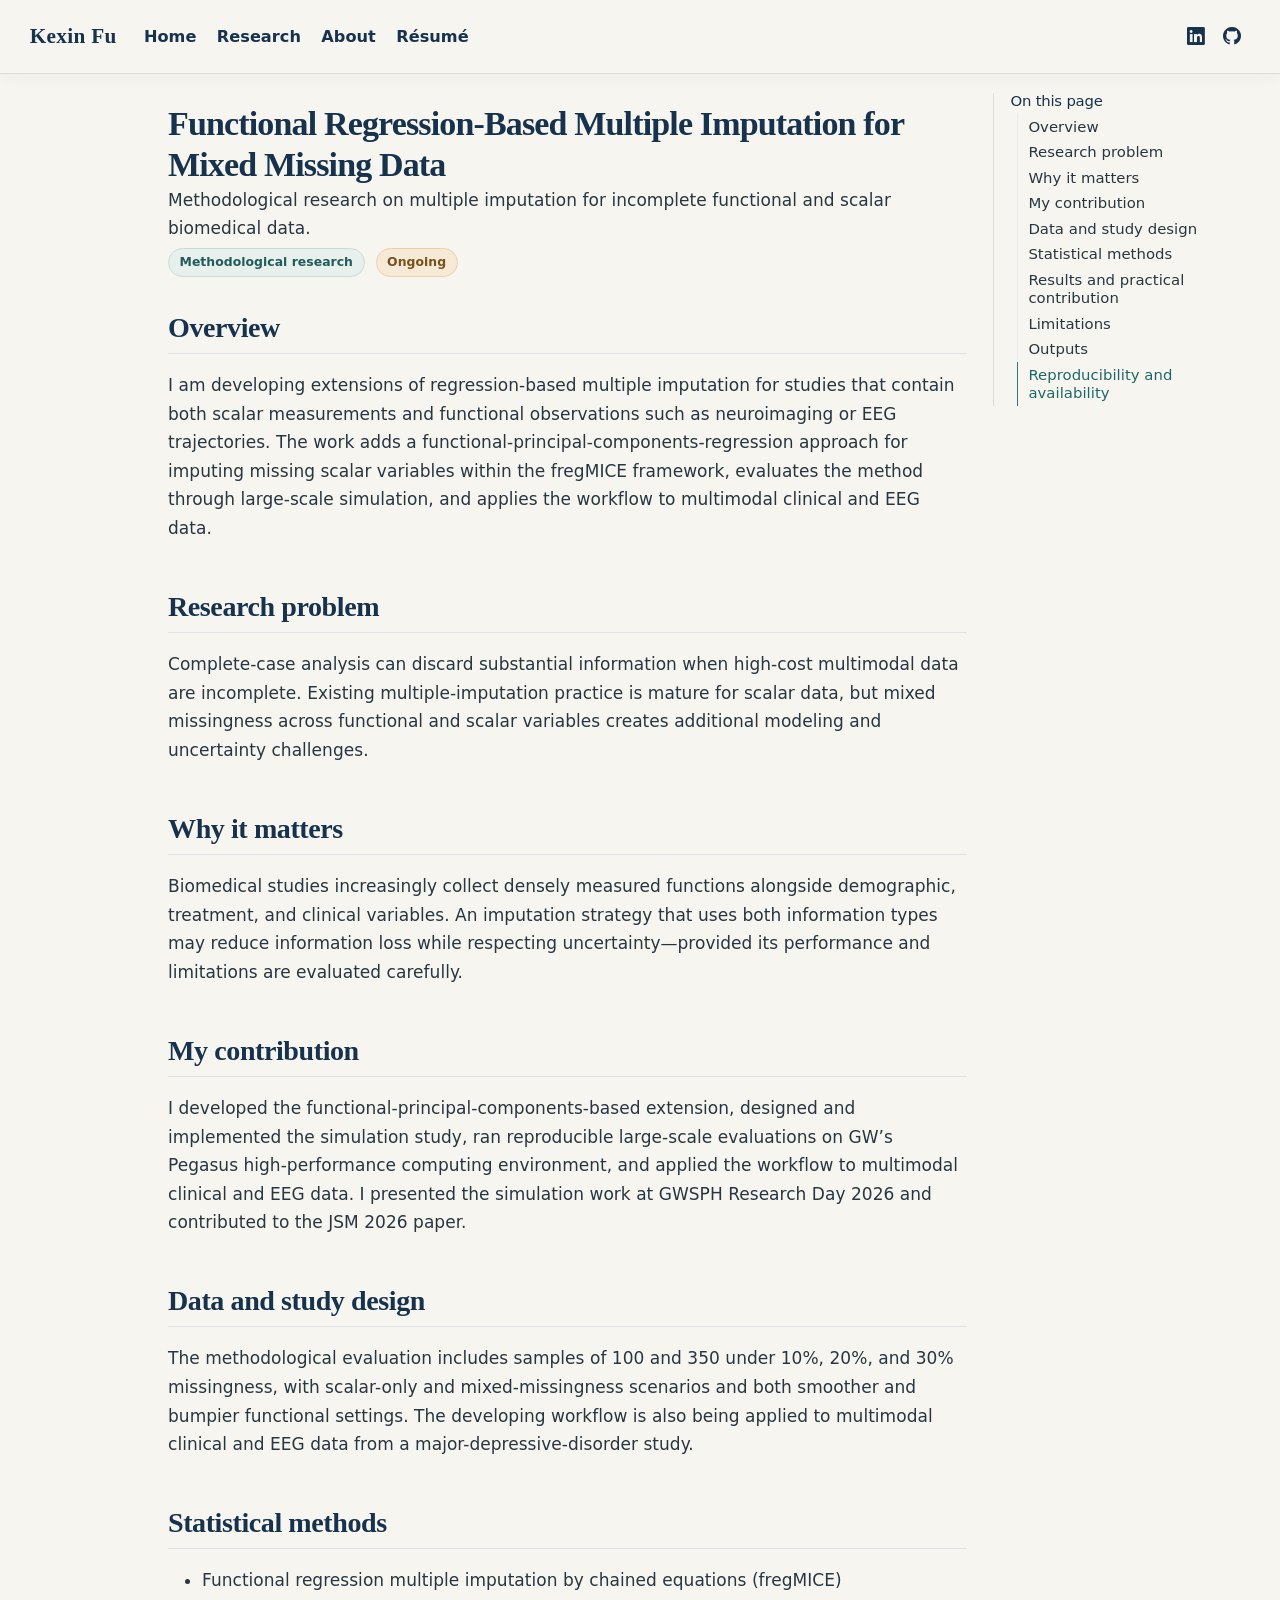
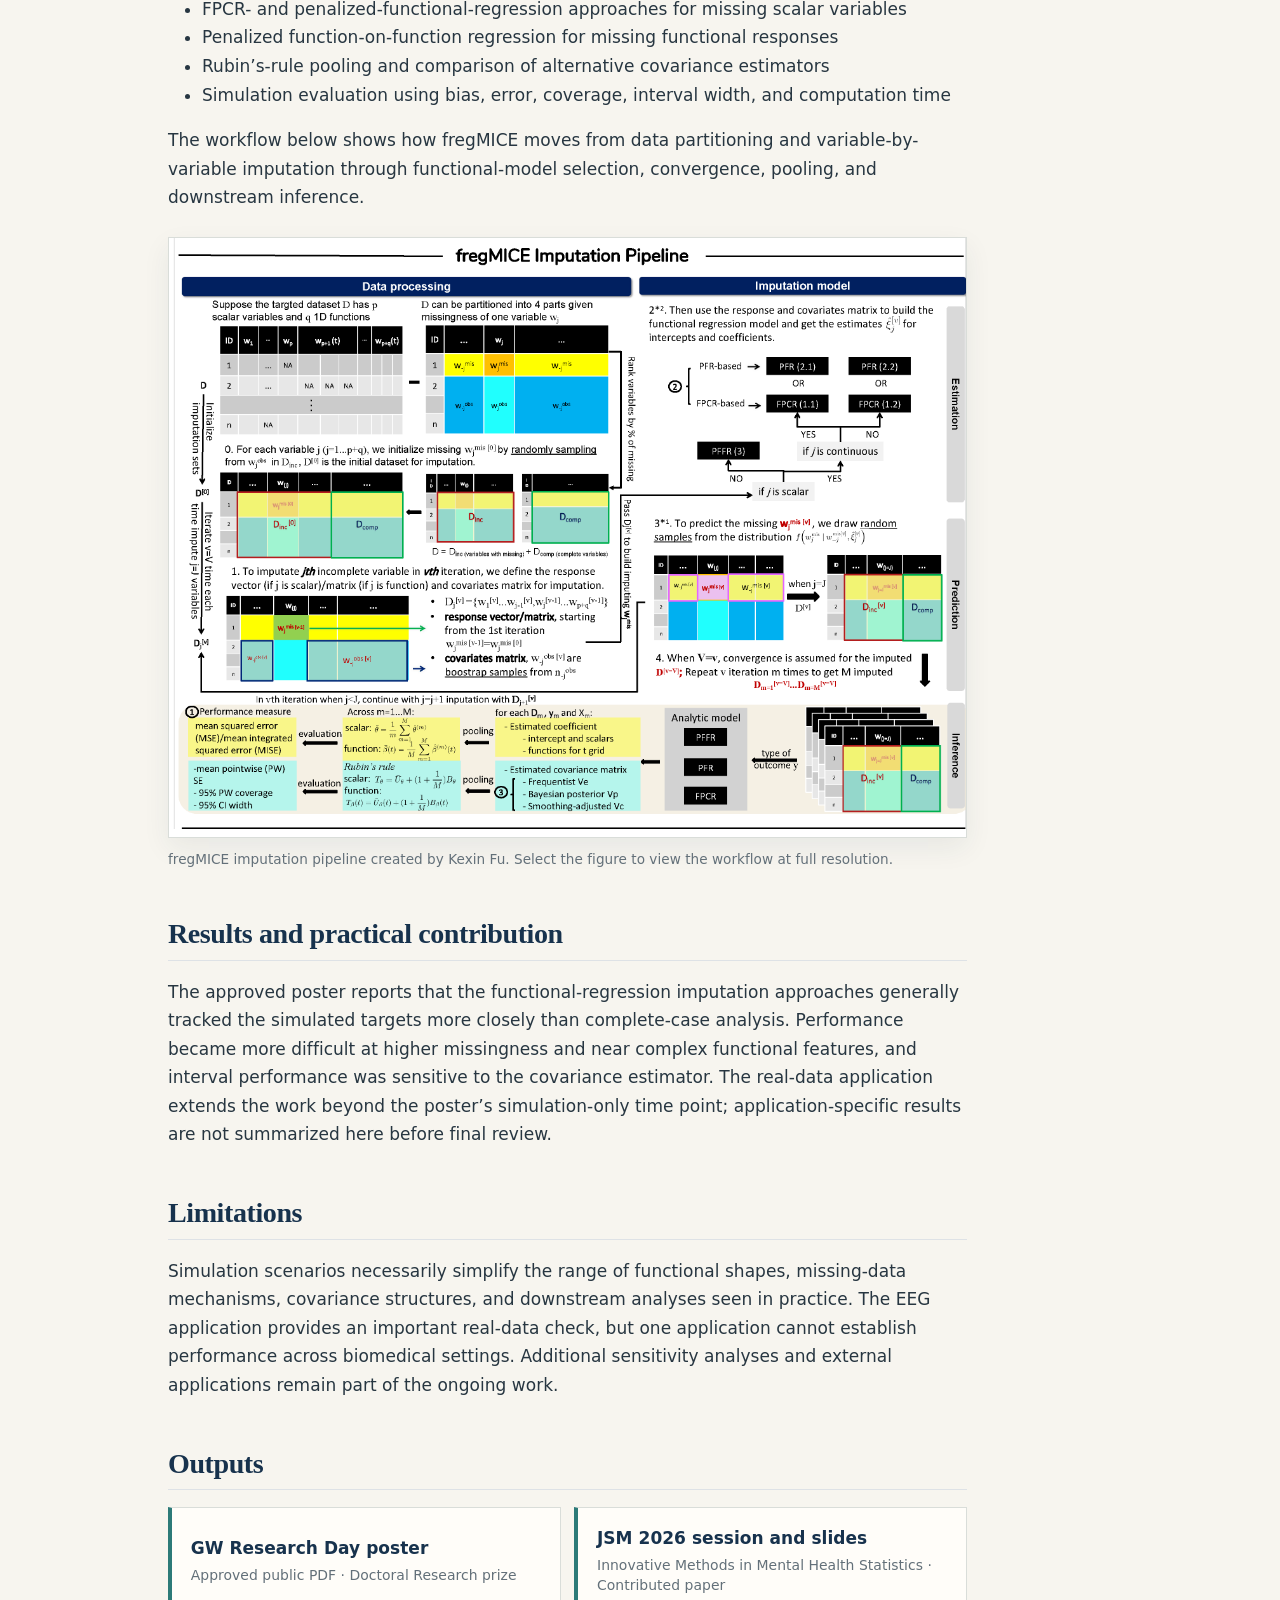
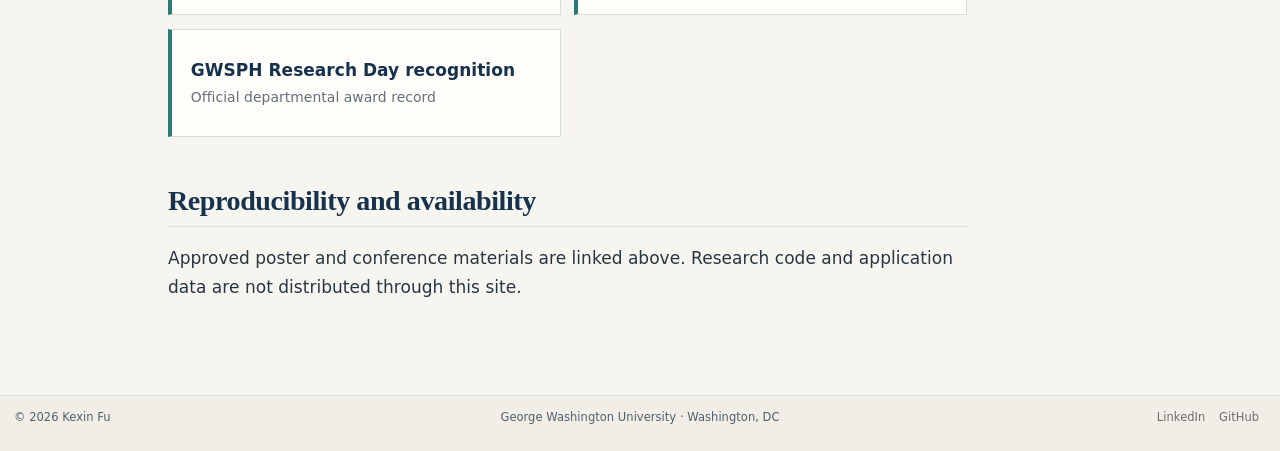
<file: research/missing-data.html>
<!DOCTYPE html>
<html xmlns="http://www.w3.org/1999/xhtml" lang="en" xml:lang="en"><head>

<meta charset="utf-8">
<meta name="generator" content="quarto-1.11.9">

<meta name="viewport" content="width=device-width, initial-scale=1.0, user-scalable=yes">

<meta name="description" content="Methodological research on multiple imputation for incomplete functional and scalar biomedical data.">

<title>Functional Regression-Based Multiple Imputation for Mixed Missing Data – Kexin Fu</title>
<style>
/* Default styles provided by pandoc.
** See https://pandoc.org/MANUAL.html#variables-for-html for config info.
*/
span.smallcaps{font-variant: small-caps;}
div.columns{display: flex; gap: 1.5em;}
div.column{flex: auto;}
@media screen {
div.columns{gap: min(4vw, 1.5em);}
div.column{overflow-x: auto;}
}
div.hanging-indent{margin-left: 1.5em; text-indent: -1.5em;}
ul.task-list{list-style: none;}
ul.task-list li input[type="checkbox"] {
  width: 0.8em;
  margin: 0 0.8em 0.2em -1em; /* quarto-specific, see https://github.com/quarto-dev/quarto-cli/issues/4556 */ 
  vertical-align: middle;
}
</style>


<script src="../site_libs/quarto-nav/quarto-nav.js"></script>
<link href="../assets/img/headshot-source.jpeg" rel="icon" type="image/jpeg">
<script src="../site_libs/clipboard/clipboard.min.js"></script>
<script src="../site_libs/quarto-html/quarto.js" type="module"></script>
<script src="../site_libs/quarto-html/tabsets/tabsets.js" type="module"></script>
<script src="../site_libs/quarto-html/scrollable-regions/scrollable-regions.js" type="module"></script>
<script src="../site_libs/quarto-html/popper.min.js"></script>
<script src="../site_libs/quarto-html/tippy.umd.min.js"></script>
<script src="../site_libs/quarto-html/anchor.min.js"></script>
<link href="../site_libs/quarto-html/tippy.css" rel="stylesheet">
<link href="../site_libs/quarto-html/quarto-syntax-highlighting-63b5708e65d6cd79cd7618c58d0c21e7.css" rel="stylesheet" id="quarto-text-highlighting-styles">
<script src="../site_libs/bootstrap/bootstrap.min.js"></script>
<link href="../site_libs/bootstrap/bootstrap-icons.css" rel="stylesheet">
<link href="../site_libs/bootstrap/bootstrap-14182d071397d593b0cfedaebee620fc.min.css" rel="stylesheet" append-hash="true" id="quarto-bootstrap" data-mode="light">
<script id="quarto-search-options" type="application/json">{
  "language": {
    "search-no-results-text": "No results",
    "search-matching-documents-text": "matching documents",
    "search-copy-link-title": "Copy link to search",
    "search-hide-matches-text": "Hide additional matches",
    "search-more-match-text": "more match in this document",
    "search-more-matches-text": "more matches in this document",
    "search-clear-button-title": "Clear",
    "search-text-placeholder": "",
    "search-detached-cancel-button-title": "Cancel",
    "search-submit-button-title": "Submit",
    "search-label": "Search"
  }
}</script>
<style>html{ scroll-behavior: smooth; }</style>
<meta name="theme-color" content="#17324d">
<meta name="color-scheme" content="light">
<script type="application/ld+json">
{
  "@context": "https://schema.org",
  "@type": "Person",
  "name": "Kexin Fu",
  "jobTitle": "PhD Candidate in Biostatistics and Health Data Science",
  "affiliation": {
    "@type": "CollegeOrUniversity",
    "name": "George Washington University, Milken Institute School of Public Health"
  },
  "address": {
    "@type": "PostalAddress",
    "addressLocality": "Washington",
    "addressRegion": "DC"
  },
  "sameAs": [
    "https://www.linkedin.com/in/kexin-fu-5a3354340",
    "https://github.com/cocofkx"
  ]
}
</script>


<meta property="og:title" content="Functional Regression-Based Multiple Imputation for Mixed Missing Data – Kexin Fu">
<meta property="og:description" content="Methodological research on multiple imputation for incomplete functional and scalar biomedical data.">
<meta property="og:image" content="https://cocofkx.github.io/webpage/assets/img/social-preview.png">
<meta property="og:site_name" content="Kexin Fu">
<meta property="og:locale" content="en_US">
<meta property="og:image:height" content="909">
<meta property="og:image:width" content="1731">
<meta name="twitter:title" content="Functional Regression-Based Multiple Imputation for Mixed Missing Data – Kexin Fu">
<meta name="twitter:description" content="Methodological research on multiple imputation for incomplete functional and scalar biomedical data.">
<meta name="twitter:image" content="https://cocofkx.github.io/webpage/assets/img/social-preview.png">
<meta name="twitter:card" content="summary_large_image">
</head>

<body class="nav-fixed quarto-light"><a id="quarto-skip-link" class="visually-hidden-focusable" href="#quarto-document-content">Skip to main content</a>

<div id="quarto-search-results"></div>
  <header id="quarto-header" class="headroom fixed-top">
    <nav class="navbar navbar-expand-lg " data-bs-theme="dark" aria-label="Site">
      <div class="navbar-container container-fluid">
      <div class="navbar-brand-container mx-auto">
    <a class="navbar-brand" href="../index.html">
    <span class="navbar-title">Kexin Fu</span>
    </a>
  </div>
          <button class="navbar-toggler" type="button" data-bs-toggle="collapse" data-bs-target="#navbarCollapse" aria-controls="navbarCollapse" aria-expanded="false" aria-label="Toggle navigation" onclick="if (window.quartoToggleHeadroom) { window.quartoToggleHeadroom(); }">
  <span class="navbar-toggler-icon"></span>
</button>
          <div class="collapse navbar-collapse" id="navbarCollapse">
            <ul class="navbar-nav navbar-nav-scroll me-auto">
  <li class="nav-item">
    <a class="nav-link" href="../index.html"> 
<span class="menu-text">Home</span></a>
  </li>  
  <li class="nav-item">
    <a class="nav-link" href="../research/index.html"> 
<span class="menu-text">Research</span></a>
  </li>  
  <li class="nav-item">
    <a class="nav-link" href="../about.html"> 
<span class="menu-text">About</span></a>
  </li>  
  <li class="nav-item">
    <a class="nav-link" href="../resume.html"> 
<span class="menu-text">Résumé</span></a>
  </li>  
</ul>
            <ul class="navbar-nav navbar-nav-scroll ms-auto">
  <li class="nav-item compact">
    <a class="nav-link" href="https://www.linkedin.com/in/kexin-fu-5a3354340"> <i class="bi bi-linkedin" role="img" aria-label="Kexin Fu on LinkedIn">
</i> 
<span class="menu-text"></span></a>
  </li>  
  <li class="nav-item compact">
    <a class="nav-link" href="https://github.com/cocofkx"> <i class="bi bi-github" role="img" aria-label="Kexin Fu on GitHub">
</i> 
<span class="menu-text"></span></a>
  </li>  
</ul>
          </div> <!-- /navcollapse -->
            <div class="quarto-navbar-tools">
</div>
      </div> <!-- /container-fluid -->
    </nav>
</header>
<!-- content -->
<div id="quarto-content" class="quarto-container page-columns page-rows-contents page-layout-article page-navbar">
<!-- sidebar -->
<!-- margin-sidebar -->
    <div id="quarto-margin-sidebar" class="sidebar margin-sidebar">
        <nav id="TOC" role="doc-toc" aria-labelledby="toc-title" class="toc-active">
    <h2 id="toc-title">On this page</h2>
   
  <ul>
  <li><a href="#overview" id="toc-overview" class="nav-link active" data-scroll-target="#overview">Overview</a></li>
  <li><a href="#research-problem" id="toc-research-problem" class="nav-link" data-scroll-target="#research-problem">Research problem</a></li>
  <li><a href="#why-it-matters" id="toc-why-it-matters" class="nav-link" data-scroll-target="#why-it-matters">Why it matters</a></li>
  <li><a href="#my-contribution" id="toc-my-contribution" class="nav-link" data-scroll-target="#my-contribution">My contribution</a></li>
  <li><a href="#data-and-study-design" id="toc-data-and-study-design" class="nav-link" data-scroll-target="#data-and-study-design">Data and study design</a></li>
  <li><a href="#statistical-methods" id="toc-statistical-methods" class="nav-link" data-scroll-target="#statistical-methods">Statistical methods</a></li>
  <li><a href="#results-and-practical-contribution" id="toc-results-and-practical-contribution" class="nav-link" data-scroll-target="#results-and-practical-contribution">Results and practical contribution</a></li>
  <li><a href="#limitations" id="toc-limitations" class="nav-link" data-scroll-target="#limitations">Limitations</a></li>
  <li><a href="#outputs" id="toc-outputs" class="nav-link" data-scroll-target="#outputs">Outputs</a></li>
  <li><a href="#reproducibility-and-availability" id="toc-reproducibility-and-availability" class="nav-link" data-scroll-target="#reproducibility-and-availability">Reproducibility and availability</a></li>
  </ul>
</nav>
    </div>
<!-- main -->
<main class="content" id="quarto-document-content" tabindex="-1">

<header id="title-block-header" class="quarto-title-block default">
<div class="quarto-title">
<h1 class="title">Functional Regression-Based Multiple Imputation for Mixed Missing Data</h1>
</div>

<div>
  <div class="description">
    Methodological research on multiple imputation for incomplete functional and scalar biomedical data.
  </div>
</div>


<div class="quarto-title-meta">

    
  
    
  </div>
  


</header>


<div class="project-hero-meta">
<span class="type-pill">Methodological research</span><span class="status-pill">Ongoing</span>
</div>
<section id="overview" class="level2">
<h2 class="anchored" data-anchor-id="overview">Overview</h2>
<p>I am developing extensions of regression-based multiple imputation for studies that contain both scalar measurements and functional observations such as neuroimaging or EEG trajectories. The work adds a functional-principal-components-regression approach for imputing missing scalar variables within the fregMICE framework, evaluates the method through large-scale simulation, and applies the workflow to multimodal clinical and EEG data.</p>
</section>
<section id="research-problem" class="level2">
<h2 class="anchored" data-anchor-id="research-problem">Research problem</h2>
<p>Complete-case analysis can discard substantial information when high-cost multimodal data are incomplete. Existing multiple-imputation practice is mature for scalar data, but mixed missingness across functional and scalar variables creates additional modeling and uncertainty challenges.</p>
</section>
<section id="why-it-matters" class="level2">
<h2 class="anchored" data-anchor-id="why-it-matters">Why it matters</h2>
<p>Biomedical studies increasingly collect densely measured functions alongside demographic, treatment, and clinical variables. An imputation strategy that uses both information types may reduce information loss while respecting uncertainty—provided its performance and limitations are evaluated carefully.</p>
</section>
<section id="my-contribution" class="level2">
<h2 class="anchored" data-anchor-id="my-contribution">My contribution</h2>
<p>I developed the functional-principal-components-based extension, designed and implemented the simulation study, ran reproducible large-scale evaluations on GW’s Pegasus high-performance computing environment, and applied the workflow to multimodal clinical and EEG data. I presented the simulation work at GWSPH Research Day 2026 and contributed to the JSM 2026 paper.</p>
</section>
<section id="data-and-study-design" class="level2">
<h2 class="anchored" data-anchor-id="data-and-study-design">Data and study design</h2>
<p>The methodological evaluation includes samples of 100 and 350 under 10%, 20%, and 30% missingness, with scalar-only and mixed-missingness scenarios and both smoother and bumpier functional settings. The developing workflow is also being applied to multimodal clinical and EEG data from a major-depressive-disorder study.</p>
</section>
<section id="statistical-methods" class="level2">
<h2 class="anchored" data-anchor-id="statistical-methods">Statistical methods</h2>
<ul>
<li>Functional regression multiple imputation by chained equations (fregMICE)</li>
<li>FPCR- and penalized-functional-regression approaches for missing scalar variables</li>
<li>Penalized function-on-function regression for missing functional responses</li>
<li>Rubin’s-rule pooling and comparison of alternative covariance estimators</li>
<li>Simulation evaluation using bias, error, coverage, interval width, and computation time</li>
</ul>
<p>The workflow below shows how fregMICE moves from data partitioning and variable-by-variable imputation through functional-model selection, convergence, pooling, and downstream inference.</p>
<figure class="workflow-figure figure">
<a href="../assets/img/fregmice-imputation-workflow.png" aria-label="Open the fregMICE imputation workflow at full resolution"> <img src="../assets/img/fregmice-imputation-workflow.png" alt="Detailed fregMICE imputation pipeline showing initialization, iterative imputation of incomplete scalar and functional variables with FPCR, PFR, and PFFR models, convergence, pooling, performance evaluation, and analytic inference." loading="lazy" class="figure-img"> </a>
<figcaption>
fregMICE imputation pipeline created by Kexin Fu. Select the figure to view the workflow at full resolution.
</figcaption>
</figure>
</section>
<section id="results-and-practical-contribution" class="level2">
<h2 class="anchored" data-anchor-id="results-and-practical-contribution">Results and practical contribution</h2>
<p>The approved poster reports that the functional-regression imputation approaches generally tracked the simulated targets more closely than complete-case analysis. Performance became more difficult at higher missingness and near complex functional features, and interval performance was sensitive to the covariance estimator. The real-data application extends the work beyond the poster’s simulation-only time point; application-specific results are not summarized here before final review.</p>
</section>
<section id="limitations" class="level2">
<h2 class="anchored" data-anchor-id="limitations">Limitations</h2>
<p>Simulation scenarios necessarily simplify the range of functional shapes, missing-data mechanisms, covariance structures, and downstream analyses seen in practice. The EEG application provides an important real-data check, but one application cannot establish performance across biomedical settings. Additional sensitivity analyses and external applications remain part of the ongoing work.</p>
</section>
<section id="outputs" class="level2">
<h2 class="anchored" data-anchor-id="outputs">Outputs</h2>
<div class="output-list">
<p><a class="output-link-card" href="../assets/docs/GW_Research_Day_2026_Poster.pdf"> <strong>GW Research Day poster</strong> <span>Approved public PDF · Doctoral Research prize</span> </a> <a class="output-link-card" href="https://ww2.amstat.org/meetings/jsm/2026/onlineprogram/session.cfm?id=6988"> <strong>JSM 2026 session and slides</strong> <span>Innovative Methods in Mental Health Statistics · Contributed paper</span> </a> <a class="output-link-card" href="https://publichealth.gwu.edu/departments/biostatistics-and-bioinformatics"> <strong>GWSPH Research Day recognition</strong> <span>Official departmental award record</span> </a></p>
</div>
</section>
<section id="reproducibility-and-availability" class="level2">
<h2 class="anchored" data-anchor-id="reproducibility-and-availability">Reproducibility and availability</h2>
<p>Approved poster and conference materials are linked above. Research code and application data are not distributed through this site.</p>


</section>

</main> <!-- /main -->
<script id="quarto-html-after-body" type="application/javascript">
  window.document.addEventListener("DOMContentLoaded", function (event) {
    const icon = "";
    const anchorJS = new window.AnchorJS();
    anchorJS.options = {
      placement: 'right',
      icon: icon
    };
    anchorJS.add('.anchored');
    const isCodeAnnotation = (el) => {
      for (const clz of el.classList) {
        if (clz.startsWith('code-annotation-')) {                     
          return true;
        }
      }
      return false;
    }
    const onCopySuccess = function(e) {
      // button target
      const button = e.trigger;
      // don't keep focus
      button.blur();
      // flash "checked"
      button.classList.add('code-copy-button-checked');
      var currentTitle = button.getAttribute("title");
      button.setAttribute("title", "Copied!");
      let tooltip;
      if (window.bootstrap) {
        button.setAttribute("data-bs-toggle", "tooltip");
        button.setAttribute("data-bs-placement", "left");
        button.setAttribute("data-bs-title", "Copied!");
        tooltip = new bootstrap.Tooltip(button, 
          { trigger: "manual", 
            customClass: "code-copy-button-tooltip",
            offset: [0, -8]});
        tooltip.show();    
      }
      setTimeout(function() {
        if (tooltip) {
          tooltip.hide();
          button.removeAttribute("data-bs-title");
          button.removeAttribute("data-bs-toggle");
          button.removeAttribute("data-bs-placement");
        }
        button.setAttribute("title", currentTitle);
        button.classList.remove('code-copy-button-checked');
      }, 1000);
      // clear code selection
      e.clearSelection();
    }
    const getTextToCopy = function(trigger) {
      const outerScaffold = trigger.parentElement.cloneNode(true);
      const codeEl = outerScaffold.querySelector('code');
      for (const childEl of codeEl.children) {
        if (isCodeAnnotation(childEl)) {
          childEl.remove();
        }
      }
      return codeEl.innerText;
    }
    const clipboard = new window.ClipboardJS('.code-copy-button:not([data-in-quarto-modal])', {
      text: getTextToCopy
    });
    clipboard.on('success', onCopySuccess);
    if (window.document.getElementById('quarto-embedded-source-code-modal')) {
      const clipboardModal = new window.ClipboardJS('.code-copy-button[data-in-quarto-modal]', {
        text: getTextToCopy,
        container: window.document.getElementById('quarto-embedded-source-code-modal')
      });
      clipboardModal.on('success', onCopySuccess);
    }
      var localhostRegex = new RegExp(/^(?:http|https):\/\/localhost\:?[0-9]*\//);
      var mailtoRegex = new RegExp(/^mailto:/);
        var filterRegex = new RegExp("https:\/\/cocofkx\.github\.io\/webpage\/");
      const newWindowLabel = "(opens in a new tab)";
      const newWindowNoteId = "quarto-ext-newwindow-label";
      // Links reference one hidden label through aria-describedby, so the
      // announcement never changes their accessible name.
      var describeNewWindow = (link) => {
        if (!window.document.getElementById(newWindowNoteId)) {
          var newWindowNote = window.document.createElement("span");
          newWindowNote.id = newWindowNoteId;
          newWindowNote.hidden = true;
          newWindowNote.textContent = newWindowLabel;
          window.document.body.appendChild(newWindowNote);
        }
        var describedBy = (link.getAttribute("aria-describedby") || "").split(/\s+/).filter(Boolean);
        if (!describedBy.includes(newWindowNoteId)) {
          describedBy.push(newWindowNoteId);
          link.setAttribute("aria-describedby", describedBy.join(" "));
        }
      }
      var isInternal = (href) => {
          return filterRegex.test(href) || localhostRegex.test(href) || mailtoRegex.test(href);
      }
      // Inspect non-navigation links and adorn them if external
      window.quartoDecorateExternalLinks = function (root) {
     var links = (root || window.document).querySelectorAll('a[href]:not(.nav-link):not(.navbar-brand):not(.toc-action):not(.sidebar-link):not(.sidebar-item-toggle):not(.pagination-link):not(.no-external):not([aria-hidden]):not(.dropdown-item):not(.quarto-navigation-tool):not(.about-link)');
      for (var i=0; i<links.length; i++) {
        const link = links[i];
        if (!isInternal(link.href)) {
          // undo the damage that might have been done by quarto-nav.js in the case of
          // links that we want to consider external
          if (link.dataset.originalHref !== undefined) {
            link.href = link.dataset.originalHref;
          }
            // target, if specified
            link.setAttribute("target", "_blank");
            if (link.getAttribute("rel") === null) {
              link.setAttribute("rel", "noopener");
            }
            describeNewWindow(link);
          if (!link.classList.contains('no-external-icon')) {
          }
        }
      }
      };
      window.quartoDecorateExternalLinks(window.document);
    // Esc closes the popup (WCAG 1.4.13) and focus leaving both trigger and
    // popup closes it (WCAG 2.4.11); tippy handles neither for interactive popups.
    const hideOnEscAndFocusOut = {
      name: 'hideOnEscAndFocusOut',
      defaultValue: true,
      fn(instance) {
        const dismiss = () => {
          // A show scheduled by the trigger delay would otherwise reopen it
          instance.clearDelayTimeouts();
          instance.hide();
        };
        const onKeyDown = (event) => {
          if (event.key !== 'Escape') {
            return;
          }
          // Keep Esc from also reaching page handlers (e.g. reveal.js overview),
          // except an open reveal.js slide menu, which Esc should close too.
          // The menu handles keys only when its keyboard option is on.
          const menuHandlesEsc = window.Reveal?.getPlugin?.('menu')?.isOpen() &&
            window.Reveal.getConfig().menu?.keyboard !== false;
          if (!menuHandlesEsc) {
            event.stopPropagation();
          }
          if (instance.popper.contains(window.document.activeElement)) {
            // Disabled while refocusing so the focus trigger does not reopen it
            instance.disable();
            instance.reference.focus();
            instance.enable();
          }
          dismiss();
        };
        const onFocusOut = (event) => {
          const target = event.relatedTarget;
          if (target && !instance.reference.contains(target) &&
              !instance.popper.contains(target)) {
            dismiss();
          }
        };
        // On the trigger too: a click trigger (code-annotations: select) has no
        // blur handling. Attached for the instance's lifetime so leaving the
        // trigger also cancels a show still pending on the trigger delay.
        instance.reference.addEventListener('focusout', onFocusOut);
        return {
          onShow() {
            window.document.addEventListener('keydown', onKeyDown, true);
            instance.popper.addEventListener('focusout', onFocusOut);
          },
          onHide() {
            window.document.removeEventListener('keydown', onKeyDown, true);
            instance.popper.removeEventListener('focusout', onFocusOut);
          },
          onDestroy() {
            instance.reference.removeEventListener('focusout', onFocusOut);
          },
        };
      },
    };
    function tippyHover(el, contentFn, onTriggerFn, onUntriggerFn) {
      const config = {
        allowHTML: true,
        maxWidth: 500,
        delay: 100,
        arrow: false,
        appendTo: function(el) {
            return el.parentElement;
        },
        interactive: true,
        interactiveBorder: 10,
        theme: 'quarto',
        placement: 'bottom-start',
        plugins: [hideOnEscAndFocusOut],
      };
      if (contentFn) {
        config.content = contentFn;
      }
      if (onTriggerFn) {
        config.onTrigger = onTriggerFn;
      }
      if (onUntriggerFn) {
        config.onUntrigger = onUntriggerFn;
      }
      window.tippy(el, config); 
    }
    const noterefs = window.document.querySelectorAll('a[role="doc-noteref"]');
    for (var i=0; i<noterefs.length; i++) {
      const ref = noterefs[i];
      tippyHover(ref, function() {
        // use id or data attribute instead here
        let href = ref.getAttribute('data-footnote-href') || ref.getAttribute('href');
        try { href = new URL(href).hash; } catch {}
        const id = href.replace(/^#\/?/, "");
        const note = window.document.getElementById(id);
        if (note) {
          return note.innerHTML;
        } else {
          return "";
        }
      });
    }
    const xrefs = window.document.querySelectorAll('a.quarto-xref');
    const processXRef = (id, note) => {
      // Strip column container classes
      const stripColumnClz = (el) => {
        el.classList.remove("page-full", "page-columns");
        if (el.children) {
          for (const child of el.children) {
            stripColumnClz(child);
          }
        }
      }
      stripColumnClz(note)
      if (id === null || id.startsWith('sec-')) {
        // Special case sections, only their first couple elements
        const container = document.createElement("div");
        if (note.children && note.children.length > 2) {
          container.appendChild(note.children[0].cloneNode(true));
          for (let i = 1; i < note.children.length; i++) {
            const child = note.children[i];
            if (child.tagName === "P" && child.innerText === "") {
              continue;
            } else {
              container.appendChild(child.cloneNode(true));
              break;
            }
          }
          if (window.Quarto?.typesetMath) {
            window.Quarto.typesetMath(container);
          }
          return container.innerHTML
        } else {
          if (window.Quarto?.typesetMath) {
            window.Quarto.typesetMath(note);
          }
          return note.innerHTML;
        }
      } else {
        // Remove any anchor links if they are present
        const anchorLink = note.querySelector('a.anchorjs-link');
        if (anchorLink) {
          anchorLink.remove();
        }
        if (window.Quarto?.typesetMath) {
          window.Quarto.typesetMath(note);
        }
        if (note.classList.contains("callout")) {
          return note.outerHTML;
        } else {
          return note.innerHTML;
        }
      }
    }
    for (var i=0; i<xrefs.length; i++) {
      const xref = xrefs[i];
      tippyHover(xref, undefined, function(instance) {
        instance.disable();
        let url = xref.getAttribute('href');
        let hash = undefined; 
        if (url.startsWith('#')) {
          hash = url;
        } else {
          try { hash = new URL(url).hash; } catch {}
        }
        if (hash) {
          const id = hash.replace(/^#\/?/, "");
          const note = window.document.getElementById(id);
          if (note !== null) {
            try {
              const html = processXRef(id, note.cloneNode(true));
              instance.setContent(html);
            } finally {
              instance.enable();
              instance.show();
            }
          } else {
            // See if we can fetch this
            fetch(url.split('#')[0])
            .then(res => res.text())
            .then(html => {
              const parser = new DOMParser();
              const htmlDoc = parser.parseFromString(html, "text/html");
              const note = htmlDoc.getElementById(id);
              if (note !== null) {
                const html = processXRef(id, note);
                instance.setContent(html);
              } 
            }).finally(() => {
              instance.enable();
              instance.show();
            });
          }
        } else {
          // See if we can fetch a full url (with no hash to target)
          // This is a special case and we should probably do some content thinning / targeting
          fetch(url)
          .then(res => res.text())
          .then(html => {
            const parser = new DOMParser();
            const htmlDoc = parser.parseFromString(html, "text/html");
            const note = htmlDoc.querySelector('main.content');
            if (note !== null) {
              // This should only happen for chapter cross references
              // (since there is no id in the URL)
              // remove the first header
              if (note.children.length > 0 && note.children[0].tagName === "HEADER") {
                note.children[0].remove();
              }
              const html = processXRef(null, note);
              instance.setContent(html);
            } 
          }).finally(() => {
            instance.enable();
            instance.show();
          });
        }
      }, function(instance) {
      });
    }
        let selectedAnnoteEl;
        const selectorForAnnotation = ( cell, annotation) => {
          let cellAttr = 'data-code-cell="' + cell + '"';
          let lineAttr = 'data-code-annotation="' +  annotation + '"';
          const selector = 'span[' + cellAttr + '][' + lineAttr + ']';
          return selector;
        }
        const selectCodeLines = (annoteEl) => {
          const doc = window.document;
          const targetCell = annoteEl.getAttribute("data-target-cell");
          const targetAnnotation = annoteEl.getAttribute("data-target-annotation");
          const annoteSpan = window.document.querySelector(selectorForAnnotation(targetCell, targetAnnotation));
          const lines = annoteSpan.getAttribute("data-code-lines").split(",");
          const lineIds = lines.map((line) => {
            return targetCell + "-" + line;
          })
          // Each band is positioned against its own containing block, which is
          // not the offsetParent of the lines, so place it from client rects.
          const placeBand = (band, firstEl, lastEl, codeBlock) => {
            const container = band.offsetParent;
            if (container === null) {
              return;
            }
            const containerRect = container.getBoundingClientRect();
            // Reveal.js scales slides with a transform, so convert client
            // pixels back to the CSS pixels of the container.
            const scale = containerRect.height / container.offsetHeight || 1;
            const firstRect = firstEl.getBoundingClientRect();
            const lastRect = lastEl.getBoundingClientRect();
            const top = (firstRect.top - containerRect.top) / scale - container.clientTop + container.scrollTop;
            const height = (lastRect.bottom - firstRect.top) / scale;
            band.style.top = top - 2 + "px";
            band.style.height = height + 4 + "px";
            if (codeBlock) {
              // Without the copy button wrapper, the containing block is wider
              // than the code block, so span the code block explicitly.
              const blockRect = codeBlock.getBoundingClientRect();
              band.style.left = (blockRect.left - containerRect.left) / scale - container.clientLeft + container.scrollLeft + "px";
              band.style.width = blockRect.width / scale + "px";
            }
          };
          if (lineIds.length > 0) {
            const el = window.document.getElementById(lineIds[0]);
            const lastEl = window.document.getElementById(lineIds[lineIds.length - 1]);
            const parent = el.parentElement.parentElement;
            // cook up a div (if necessary) and position it
            let div = window.document.getElementById("code-annotation-line-highlight");
            if (div === null) {
              div = window.document.createElement("div");
              div.setAttribute("id", "code-annotation-line-highlight");
              div.style.position = 'absolute';
              parent.appendChild(div);
            }
            placeBand(div, el, lastEl, parent.closest("div.sourceCode") || parent);
            let gutterDiv = window.document.getElementById("code-annotation-line-highlight-gutter");
            if (gutterDiv === null) {
              gutterDiv = window.document.createElement("div");
              gutterDiv.setAttribute("id", "code-annotation-line-highlight-gutter");
              gutterDiv.style.position = 'absolute';
              const codeCell = window.document.getElementById(targetCell);
              const gutter = codeCell.querySelector('.code-annotation-gutter');
              gutter.appendChild(gutterDiv);
            }
            placeBand(gutterDiv, el, lastEl);
            selectedAnnoteEl = annoteEl;
          }
        };
        const unselectCodeLines = () => {
          const elementsIds = ["code-annotation-line-highlight", "code-annotation-line-highlight-gutter"];
          elementsIds.forEach((elId) => {
            const div = window.document.getElementById(elId);
            if (div) {
              div.remove();
            }
          });
          selectedAnnoteEl = undefined;
        };
          // Handle positioning of the toggle
      window.addEventListener(
        "resize",
        throttle(() => {
          elRect = undefined;
          if (selectedAnnoteEl) {
            selectCodeLines(selectedAnnoteEl);
          }
        }, 10)
      );
      function throttle(fn, ms) {
      let throttle = false;
      let timer;
        return (...args) => {
          if(!throttle) { // first call gets through
              fn.apply(this, args);
              throttle = true;
          } else { // all the others get throttled
              if(timer) clearTimeout(timer); // cancel #2
              timer = setTimeout(() => {
                fn.apply(this, args);
                timer = throttle = false;
              }, ms);
          }
        };
      }
        // Attach click handler to the DT
        const annoteDls = window.document.querySelectorAll('dt[data-target-cell]');
        for (const annoteDlNode of annoteDls) {
          annoteDlNode.addEventListener('click', (event) => {
            const clickedEl = event.target;
            if (clickedEl !== selectedAnnoteEl) {
              unselectCodeLines();
              const activeEl = window.document.querySelector('dt[data-target-cell].code-annotation-active');
              if (activeEl) {
                activeEl.classList.remove('code-annotation-active');
              }
              selectCodeLines(clickedEl);
              clickedEl.classList.add('code-annotation-active');
            } else {
              // Unselect the line
              unselectCodeLines();
              clickedEl.classList.remove('code-annotation-active');
            }
          });
        }
    const findCites = (el) => {
      const parentEl = el.parentElement;
      if (parentEl) {
        const cites = parentEl.dataset.cites;
        if (cites) {
          return {
            el,
            cites: cites.split(' ')
          };
        } else {
          return findCites(el.parentElement)
        }
      } else {
        return undefined;
      }
    };
    var bibliorefs = window.document.querySelectorAll('a[role="doc-biblioref"]');
    for (var i=0; i<bibliorefs.length; i++) {
      const ref = bibliorefs[i];
      const citeInfo = findCites(ref);
      if (citeInfo) {
        tippyHover(citeInfo.el, function() {
          var popup = window.document.createElement('div');
          citeInfo.cites.forEach(function(cite) {
            var citeDiv = window.document.createElement('div');
            citeDiv.classList.add('hanging-indent');
            citeDiv.classList.add('csl-entry');
            var biblioDiv = window.document.getElementById('ref-' + cite);
            if (biblioDiv) {
              citeDiv.innerHTML = biblioDiv.innerHTML;
            }
            popup.appendChild(citeDiv);
          });
          return popup.innerHTML;
        });
      }
    }
  });
  </script>
  <script type="application/javascript">
  window.quartoScrollableRegionsLabels = {"code":"Scrollable code","output":"Scrollable output"};
  </script>
</div> <!-- /content -->
<footer class="footer">
  <div class="nav-footer">
    <div class="nav-footer-left">
<p>© 2026 Kexin Fu</p>
</div>   
    <div class="nav-footer-center">
<p>George Washington University · Washington, DC</p>
</div>
    <div class="nav-footer-right">
      <ul class="footer-items list-unstyled">
    <li class="nav-item">
    <a class="nav-link" href="https://www.linkedin.com/in/kexin-fu-5a3354340">
<p>LinkedIn</p>
</a>
  </li>  
    <li class="nav-item">
    <a class="nav-link" href="https://github.com/cocofkx">
<p>GitHub</p>
</a>
  </li>  
</ul>
    </div>
  </div>
</footer>




<script src="../site_libs/quarto-html/zenscroll-min.js"></script>
</body></html>
</file>
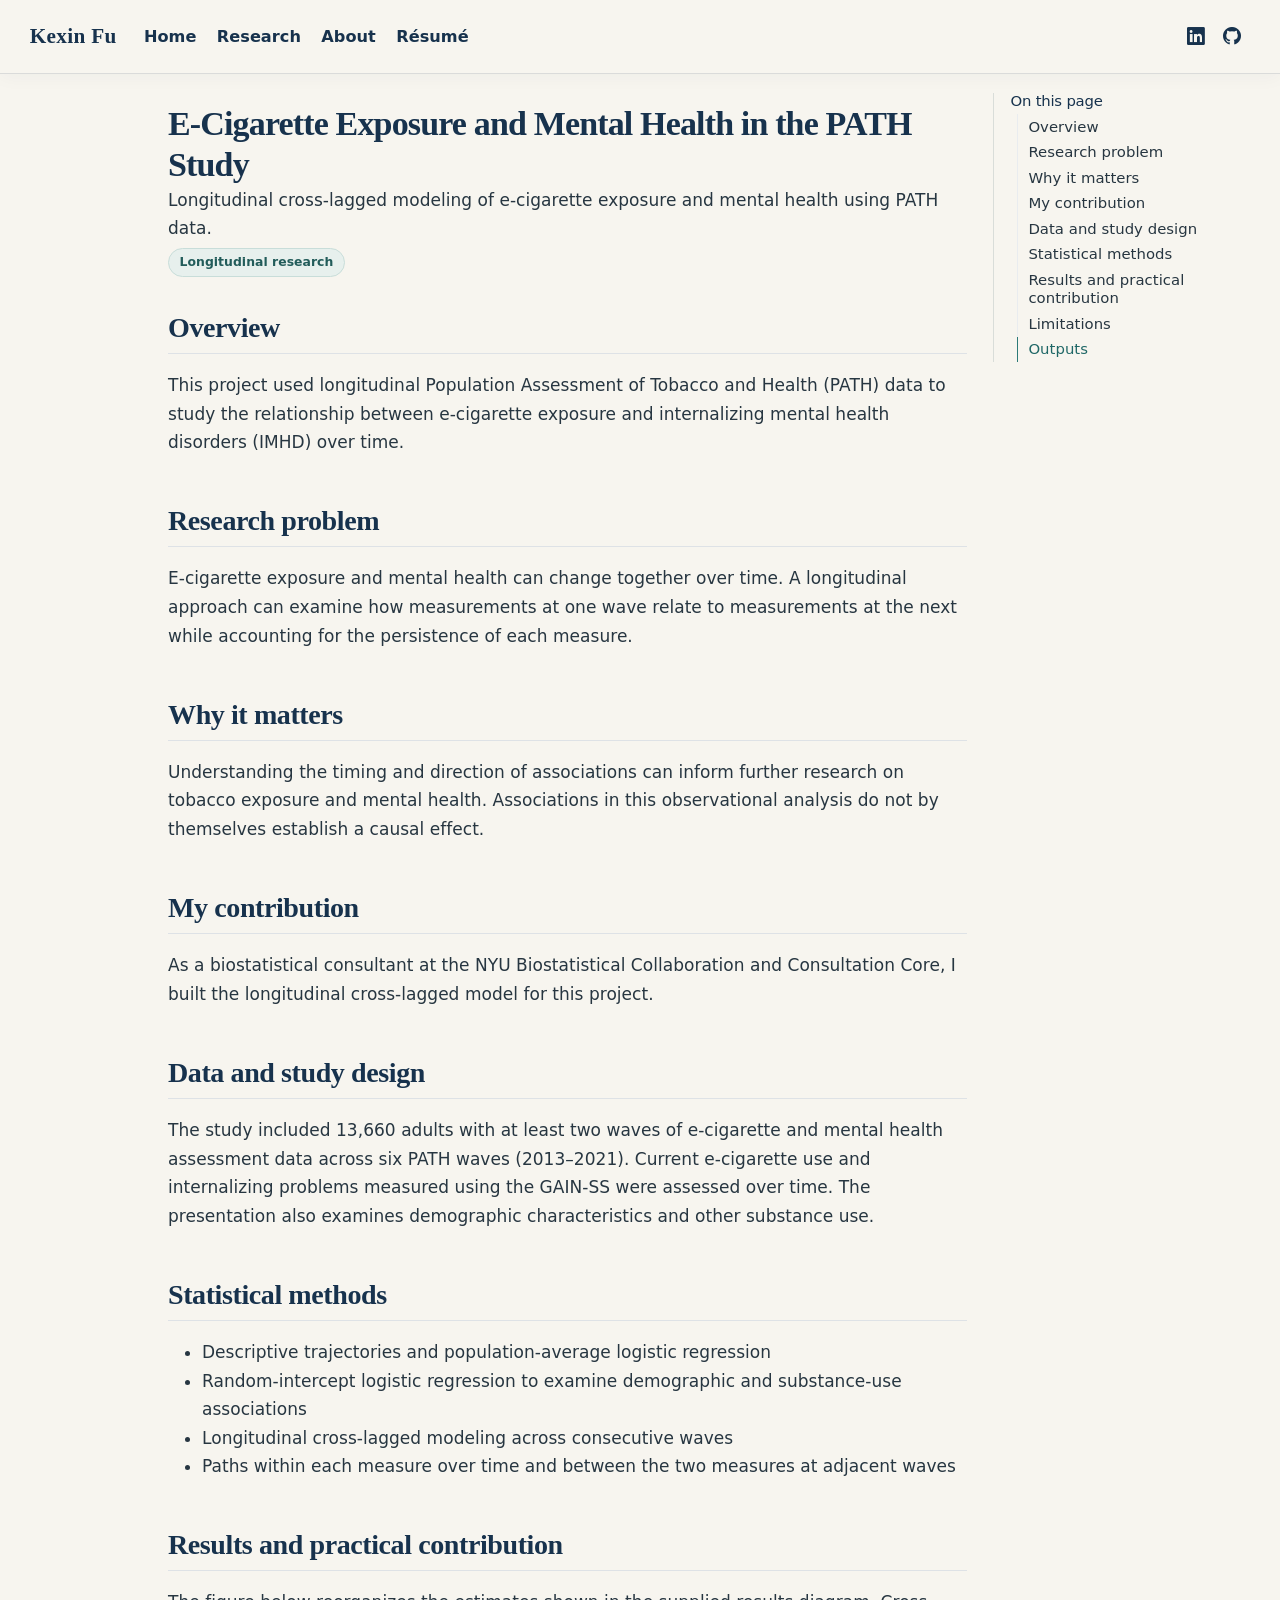
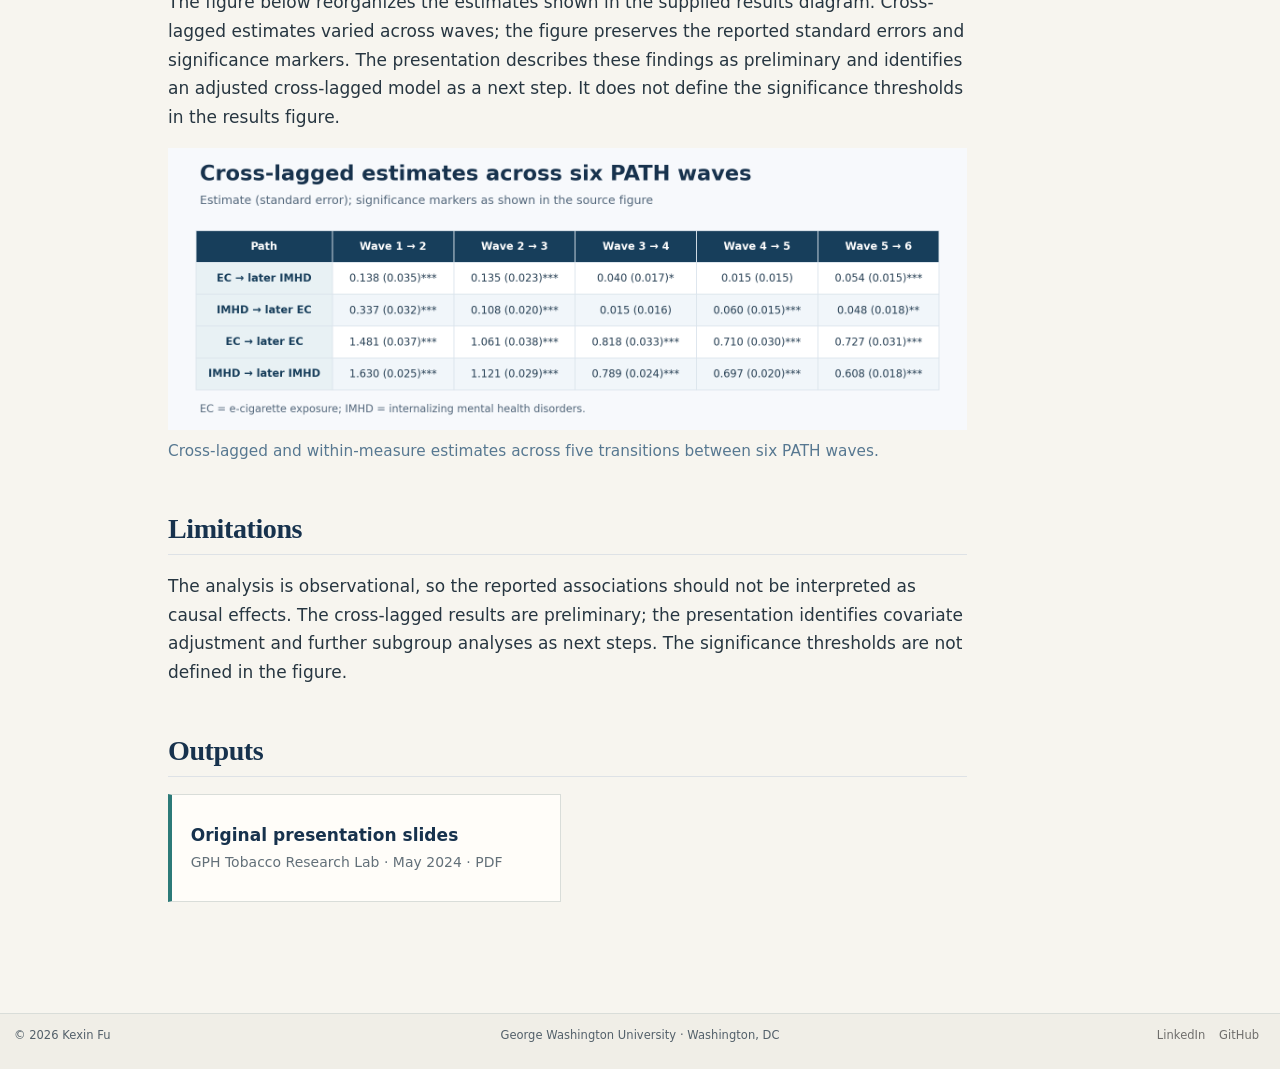
<file: research/tobacco-path.html>
<!DOCTYPE html>
<html xmlns="http://www.w3.org/1999/xhtml" lang="en" xml:lang="en"><head>

<meta charset="utf-8">
<meta name="generator" content="quarto-1.11.9">

<meta name="viewport" content="width=device-width, initial-scale=1.0, user-scalable=yes">

<meta name="description" content="Longitudinal cross-lagged modeling of e-cigarette exposure and mental health using PATH data.">

<title>E-Cigarette Exposure and Mental Health in the PATH Study – Kexin Fu</title>
<style>
/* Default styles provided by pandoc.
** See https://pandoc.org/MANUAL.html#variables-for-html for config info.
*/
span.smallcaps{font-variant: small-caps;}
div.columns{display: flex; gap: 1.5em;}
div.column{flex: auto;}
@media screen {
div.columns{gap: min(4vw, 1.5em);}
div.column{overflow-x: auto;}
}
div.hanging-indent{margin-left: 1.5em; text-indent: -1.5em;}
ul.task-list{list-style: none;}
ul.task-list li input[type="checkbox"] {
  width: 0.8em;
  margin: 0 0.8em 0.2em -1em; /* quarto-specific, see https://github.com/quarto-dev/quarto-cli/issues/4556 */ 
  vertical-align: middle;
}
</style>


<script src="../site_libs/quarto-nav/quarto-nav.js"></script>
<link href="../assets/img/headshot-source.jpeg" rel="icon" type="image/jpeg">
<script src="../site_libs/clipboard/clipboard.min.js"></script>
<script src="../site_libs/quarto-html/quarto.js" type="module"></script>
<script src="../site_libs/quarto-html/tabsets/tabsets.js" type="module"></script>
<script src="../site_libs/quarto-html/scrollable-regions/scrollable-regions.js" type="module"></script>
<script src="../site_libs/quarto-html/popper.min.js"></script>
<script src="../site_libs/quarto-html/tippy.umd.min.js"></script>
<script src="../site_libs/quarto-html/anchor.min.js"></script>
<link href="../site_libs/quarto-html/tippy.css" rel="stylesheet">
<link href="../site_libs/quarto-html/quarto-syntax-highlighting-63b5708e65d6cd79cd7618c58d0c21e7.css" rel="stylesheet" id="quarto-text-highlighting-styles">
<script src="../site_libs/bootstrap/bootstrap.min.js"></script>
<link href="../site_libs/bootstrap/bootstrap-icons.css" rel="stylesheet">
<link href="../site_libs/bootstrap/bootstrap-14182d071397d593b0cfedaebee620fc.min.css" rel="stylesheet" append-hash="true" id="quarto-bootstrap" data-mode="light">
<script id="quarto-search-options" type="application/json">{
  "language": {
    "search-no-results-text": "No results",
    "search-matching-documents-text": "matching documents",
    "search-copy-link-title": "Copy link to search",
    "search-hide-matches-text": "Hide additional matches",
    "search-more-match-text": "more match in this document",
    "search-more-matches-text": "more matches in this document",
    "search-clear-button-title": "Clear",
    "search-text-placeholder": "",
    "search-detached-cancel-button-title": "Cancel",
    "search-submit-button-title": "Submit",
    "search-label": "Search"
  }
}</script>
<style>html{ scroll-behavior: smooth; }</style>
<meta name="theme-color" content="#17324d">
<meta name="color-scheme" content="light">
<script type="application/ld+json">
{
  "@context": "https://schema.org",
  "@type": "Person",
  "name": "Kexin Fu",
  "jobTitle": "PhD Candidate in Biostatistics and Health Data Science",
  "affiliation": {
    "@type": "CollegeOrUniversity",
    "name": "George Washington University, Milken Institute School of Public Health"
  },
  "address": {
    "@type": "PostalAddress",
    "addressLocality": "Washington",
    "addressRegion": "DC"
  },
  "sameAs": [
    "https://www.linkedin.com/in/kexin-fu-5a3354340",
    "https://github.com/cocofkx"
  ]
}
</script>


<meta property="og:title" content="E-Cigarette Exposure and Mental Health in the PATH Study – Kexin Fu">
<meta property="og:description" content="Longitudinal cross-lagged modeling of e-cigarette exposure and mental health using PATH data.">
<meta property="og:image" content="https://cocofkx.github.io/webpage/assets/img/social-preview.png">
<meta property="og:site_name" content="Kexin Fu">
<meta property="og:locale" content="en_US">
<meta property="og:image:height" content="909">
<meta property="og:image:width" content="1731">
<meta name="twitter:title" content="E-Cigarette Exposure and Mental Health in the PATH Study – Kexin Fu">
<meta name="twitter:description" content="Longitudinal cross-lagged modeling of e-cigarette exposure and mental health using PATH data.">
<meta name="twitter:image" content="https://cocofkx.github.io/webpage/assets/img/social-preview.png">
<meta name="twitter:card" content="summary_large_image">
</head>

<body class="nav-fixed quarto-light"><a id="quarto-skip-link" class="visually-hidden-focusable" href="#quarto-document-content">Skip to main content</a>

<div id="quarto-search-results"></div>
  <header id="quarto-header" class="headroom fixed-top">
    <nav class="navbar navbar-expand-lg " data-bs-theme="dark" aria-label="Site">
      <div class="navbar-container container-fluid">
      <div class="navbar-brand-container mx-auto">
    <a class="navbar-brand" href="../index.html">
    <span class="navbar-title">Kexin Fu</span>
    </a>
  </div>
          <button class="navbar-toggler" type="button" data-bs-toggle="collapse" data-bs-target="#navbarCollapse" aria-controls="navbarCollapse" aria-expanded="false" aria-label="Toggle navigation" onclick="if (window.quartoToggleHeadroom) { window.quartoToggleHeadroom(); }">
  <span class="navbar-toggler-icon"></span>
</button>
          <div class="collapse navbar-collapse" id="navbarCollapse">
            <ul class="navbar-nav navbar-nav-scroll me-auto">
  <li class="nav-item">
    <a class="nav-link" href="../index.html"> 
<span class="menu-text">Home</span></a>
  </li>  
  <li class="nav-item">
    <a class="nav-link" href="../research/index.html"> 
<span class="menu-text">Research</span></a>
  </li>  
  <li class="nav-item">
    <a class="nav-link" href="../about.html"> 
<span class="menu-text">About</span></a>
  </li>  
  <li class="nav-item">
    <a class="nav-link" href="../resume.html"> 
<span class="menu-text">Résumé</span></a>
  </li>  
</ul>
            <ul class="navbar-nav navbar-nav-scroll ms-auto">
  <li class="nav-item compact">
    <a class="nav-link" href="https://www.linkedin.com/in/kexin-fu-5a3354340"> <i class="bi bi-linkedin" role="img" aria-label="Kexin Fu on LinkedIn">
</i> 
<span class="menu-text"></span></a>
  </li>  
  <li class="nav-item compact">
    <a class="nav-link" href="https://github.com/cocofkx"> <i class="bi bi-github" role="img" aria-label="Kexin Fu on GitHub">
</i> 
<span class="menu-text"></span></a>
  </li>  
</ul>
          </div> <!-- /navcollapse -->
            <div class="quarto-navbar-tools">
</div>
      </div> <!-- /container-fluid -->
    </nav>
</header>
<!-- content -->
<div id="quarto-content" class="quarto-container page-columns page-rows-contents page-layout-article page-navbar">
<!-- sidebar -->
<!-- margin-sidebar -->
    <div id="quarto-margin-sidebar" class="sidebar margin-sidebar">
        <nav id="TOC" role="doc-toc" aria-labelledby="toc-title" class="toc-active">
    <h2 id="toc-title">On this page</h2>
   
  <ul>
  <li><a href="#overview" id="toc-overview" class="nav-link active" data-scroll-target="#overview">Overview</a></li>
  <li><a href="#research-problem" id="toc-research-problem" class="nav-link" data-scroll-target="#research-problem">Research problem</a></li>
  <li><a href="#why-it-matters" id="toc-why-it-matters" class="nav-link" data-scroll-target="#why-it-matters">Why it matters</a></li>
  <li><a href="#my-contribution" id="toc-my-contribution" class="nav-link" data-scroll-target="#my-contribution">My contribution</a></li>
  <li><a href="#data-and-study-design" id="toc-data-and-study-design" class="nav-link" data-scroll-target="#data-and-study-design">Data and study design</a></li>
  <li><a href="#statistical-methods" id="toc-statistical-methods" class="nav-link" data-scroll-target="#statistical-methods">Statistical methods</a></li>
  <li><a href="#results-and-practical-contribution" id="toc-results-and-practical-contribution" class="nav-link" data-scroll-target="#results-and-practical-contribution">Results and practical contribution</a></li>
  <li><a href="#limitations" id="toc-limitations" class="nav-link" data-scroll-target="#limitations">Limitations</a></li>
  <li><a href="#outputs" id="toc-outputs" class="nav-link" data-scroll-target="#outputs">Outputs</a></li>
  </ul>
</nav>
    </div>
<!-- main -->
<main class="content" id="quarto-document-content" tabindex="-1">

<header id="title-block-header" class="quarto-title-block default">
<div class="quarto-title">
<h1 class="title">E-Cigarette Exposure and Mental Health in the PATH Study</h1>
</div>

<div>
  <div class="description">
    Longitudinal cross-lagged modeling of e-cigarette exposure and mental health using PATH data.
  </div>
</div>


<div class="quarto-title-meta">

    
  
    
  </div>
  


</header>


<div class="project-hero-meta">
<span class="type-pill">Longitudinal research</span>
</div>
<section id="overview" class="level2">
<h2 class="anchored" data-anchor-id="overview">Overview</h2>
<p>This project used longitudinal Population Assessment of Tobacco and Health (PATH) data to study the relationship between e-cigarette exposure and internalizing mental health disorders (IMHD) over time.</p>
</section>
<section id="research-problem" class="level2">
<h2 class="anchored" data-anchor-id="research-problem">Research problem</h2>
<p>E-cigarette exposure and mental health can change together over time. A longitudinal approach can examine how measurements at one wave relate to measurements at the next while accounting for the persistence of each measure.</p>
</section>
<section id="why-it-matters" class="level2">
<h2 class="anchored" data-anchor-id="why-it-matters">Why it matters</h2>
<p>Understanding the timing and direction of associations can inform further research on tobacco exposure and mental health. Associations in this observational analysis do not by themselves establish a causal effect.</p>
</section>
<section id="my-contribution" class="level2">
<h2 class="anchored" data-anchor-id="my-contribution">My contribution</h2>
<p>As a biostatistical consultant at the NYU Biostatistical Collaboration and Consultation Core, I built the longitudinal cross-lagged model for this project.</p>
</section>
<section id="data-and-study-design" class="level2">
<h2 class="anchored" data-anchor-id="data-and-study-design">Data and study design</h2>
<p>The study included 13,660 adults with at least two waves of e-cigarette and mental health assessment data across six PATH waves (2013–2021). Current e-cigarette use and internalizing problems measured using the GAIN-SS were assessed over time. The presentation also examines demographic characteristics and other substance use.</p>
</section>
<section id="statistical-methods" class="level2">
<h2 class="anchored" data-anchor-id="statistical-methods">Statistical methods</h2>
<ul>
<li>Descriptive trajectories and population-average logistic regression</li>
<li>Random-intercept logistic regression to examine demographic and substance-use associations</li>
<li>Longitudinal cross-lagged modeling across consecutive waves</li>
<li>Paths within each measure over time and between the two measures at adjacent waves</li>
</ul>
</section>
<section id="results-and-practical-contribution" class="level2">
<h2 class="anchored" data-anchor-id="results-and-practical-contribution">Results and practical contribution</h2>
<p>The figure below reorganizes the estimates shown in the supplied results diagram. Cross-lagged estimates varied across waves; the figure preserves the reported standard errors and significance markers. The presentation describes these findings as preliminary and identifies an adjusted cross-lagged model as a next step. It does not define the significance thresholds in the results figure.</p>
<div class="quarto-figure quarto-figure-center">
<figure class="figure">
<p><img src="../assets/img/path-cross-lagged-results.png" class="img-fluid figure-img"></p>
<figcaption>Cross-lagged and within-measure estimates across five transitions between six PATH waves.</figcaption>
</figure>
</div>
</section>
<section id="limitations" class="level2">
<h2 class="anchored" data-anchor-id="limitations">Limitations</h2>
<p>The analysis is observational, so the reported associations should not be interpreted as causal effects. The cross-lagged results are preliminary; the presentation identifies covariate adjustment and further subgroup analyses as next steps. The significance thresholds are not defined in the figure.</p>
</section>
<section id="outputs" class="level2">
<h2 class="anchored" data-anchor-id="outputs">Outputs</h2>
<div class="output-list">
<p><a class="output-link-card" href="../assets/docs/PATH_EC_IMHD_Slides.pdf"> <strong>Original presentation slides</strong> <span>GPH Tobacco Research Lab · May 2024 · PDF</span> </a></p>
</div>


</section>

</main> <!-- /main -->
<script id="quarto-html-after-body" type="application/javascript">
  window.document.addEventListener("DOMContentLoaded", function (event) {
    const icon = "";
    const anchorJS = new window.AnchorJS();
    anchorJS.options = {
      placement: 'right',
      icon: icon
    };
    anchorJS.add('.anchored');
    const isCodeAnnotation = (el) => {
      for (const clz of el.classList) {
        if (clz.startsWith('code-annotation-')) {                     
          return true;
        }
      }
      return false;
    }
    const onCopySuccess = function(e) {
      // button target
      const button = e.trigger;
      // don't keep focus
      button.blur();
      // flash "checked"
      button.classList.add('code-copy-button-checked');
      var currentTitle = button.getAttribute("title");
      button.setAttribute("title", "Copied!");
      let tooltip;
      if (window.bootstrap) {
        button.setAttribute("data-bs-toggle", "tooltip");
        button.setAttribute("data-bs-placement", "left");
        button.setAttribute("data-bs-title", "Copied!");
        tooltip = new bootstrap.Tooltip(button, 
          { trigger: "manual", 
            customClass: "code-copy-button-tooltip",
            offset: [0, -8]});
        tooltip.show();    
      }
      setTimeout(function() {
        if (tooltip) {
          tooltip.hide();
          button.removeAttribute("data-bs-title");
          button.removeAttribute("data-bs-toggle");
          button.removeAttribute("data-bs-placement");
        }
        button.setAttribute("title", currentTitle);
        button.classList.remove('code-copy-button-checked');
      }, 1000);
      // clear code selection
      e.clearSelection();
    }
    const getTextToCopy = function(trigger) {
      const outerScaffold = trigger.parentElement.cloneNode(true);
      const codeEl = outerScaffold.querySelector('code');
      for (const childEl of codeEl.children) {
        if (isCodeAnnotation(childEl)) {
          childEl.remove();
        }
      }
      return codeEl.innerText;
    }
    const clipboard = new window.ClipboardJS('.code-copy-button:not([data-in-quarto-modal])', {
      text: getTextToCopy
    });
    clipboard.on('success', onCopySuccess);
    if (window.document.getElementById('quarto-embedded-source-code-modal')) {
      const clipboardModal = new window.ClipboardJS('.code-copy-button[data-in-quarto-modal]', {
        text: getTextToCopy,
        container: window.document.getElementById('quarto-embedded-source-code-modal')
      });
      clipboardModal.on('success', onCopySuccess);
    }
      var localhostRegex = new RegExp(/^(?:http|https):\/\/localhost\:?[0-9]*\//);
      var mailtoRegex = new RegExp(/^mailto:/);
        var filterRegex = new RegExp("https:\/\/cocofkx\.github\.io\/webpage\/");
      const newWindowLabel = "(opens in a new tab)";
      const newWindowNoteId = "quarto-ext-newwindow-label";
      // Links reference one hidden label through aria-describedby, so the
      // announcement never changes their accessible name.
      var describeNewWindow = (link) => {
        if (!window.document.getElementById(newWindowNoteId)) {
          var newWindowNote = window.document.createElement("span");
          newWindowNote.id = newWindowNoteId;
          newWindowNote.hidden = true;
          newWindowNote.textContent = newWindowLabel;
          window.document.body.appendChild(newWindowNote);
        }
        var describedBy = (link.getAttribute("aria-describedby") || "").split(/\s+/).filter(Boolean);
        if (!describedBy.includes(newWindowNoteId)) {
          describedBy.push(newWindowNoteId);
          link.setAttribute("aria-describedby", describedBy.join(" "));
        }
      }
      var isInternal = (href) => {
          return filterRegex.test(href) || localhostRegex.test(href) || mailtoRegex.test(href);
      }
      // Inspect non-navigation links and adorn them if external
      window.quartoDecorateExternalLinks = function (root) {
     var links = (root || window.document).querySelectorAll('a[href]:not(.nav-link):not(.navbar-brand):not(.toc-action):not(.sidebar-link):not(.sidebar-item-toggle):not(.pagination-link):not(.no-external):not([aria-hidden]):not(.dropdown-item):not(.quarto-navigation-tool):not(.about-link)');
      for (var i=0; i<links.length; i++) {
        const link = links[i];
        if (!isInternal(link.href)) {
          // undo the damage that might have been done by quarto-nav.js in the case of
          // links that we want to consider external
          if (link.dataset.originalHref !== undefined) {
            link.href = link.dataset.originalHref;
          }
            // target, if specified
            link.setAttribute("target", "_blank");
            if (link.getAttribute("rel") === null) {
              link.setAttribute("rel", "noopener");
            }
            describeNewWindow(link);
          if (!link.classList.contains('no-external-icon')) {
          }
        }
      }
      };
      window.quartoDecorateExternalLinks(window.document);
    // Esc closes the popup (WCAG 1.4.13) and focus leaving both trigger and
    // popup closes it (WCAG 2.4.11); tippy handles neither for interactive popups.
    const hideOnEscAndFocusOut = {
      name: 'hideOnEscAndFocusOut',
      defaultValue: true,
      fn(instance) {
        const dismiss = () => {
          // A show scheduled by the trigger delay would otherwise reopen it
          instance.clearDelayTimeouts();
          instance.hide();
        };
        const onKeyDown = (event) => {
          if (event.key !== 'Escape') {
            return;
          }
          // Keep Esc from also reaching page handlers (e.g. reveal.js overview),
          // except an open reveal.js slide menu, which Esc should close too.
          // The menu handles keys only when its keyboard option is on.
          const menuHandlesEsc = window.Reveal?.getPlugin?.('menu')?.isOpen() &&
            window.Reveal.getConfig().menu?.keyboard !== false;
          if (!menuHandlesEsc) {
            event.stopPropagation();
          }
          if (instance.popper.contains(window.document.activeElement)) {
            // Disabled while refocusing so the focus trigger does not reopen it
            instance.disable();
            instance.reference.focus();
            instance.enable();
          }
          dismiss();
        };
        const onFocusOut = (event) => {
          const target = event.relatedTarget;
          if (target && !instance.reference.contains(target) &&
              !instance.popper.contains(target)) {
            dismiss();
          }
        };
        // On the trigger too: a click trigger (code-annotations: select) has no
        // blur handling. Attached for the instance's lifetime so leaving the
        // trigger also cancels a show still pending on the trigger delay.
        instance.reference.addEventListener('focusout', onFocusOut);
        return {
          onShow() {
            window.document.addEventListener('keydown', onKeyDown, true);
            instance.popper.addEventListener('focusout', onFocusOut);
          },
          onHide() {
            window.document.removeEventListener('keydown', onKeyDown, true);
            instance.popper.removeEventListener('focusout', onFocusOut);
          },
          onDestroy() {
            instance.reference.removeEventListener('focusout', onFocusOut);
          },
        };
      },
    };
    function tippyHover(el, contentFn, onTriggerFn, onUntriggerFn) {
      const config = {
        allowHTML: true,
        maxWidth: 500,
        delay: 100,
        arrow: false,
        appendTo: function(el) {
            return el.parentElement;
        },
        interactive: true,
        interactiveBorder: 10,
        theme: 'quarto',
        placement: 'bottom-start',
        plugins: [hideOnEscAndFocusOut],
      };
      if (contentFn) {
        config.content = contentFn;
      }
      if (onTriggerFn) {
        config.onTrigger = onTriggerFn;
      }
      if (onUntriggerFn) {
        config.onUntrigger = onUntriggerFn;
      }
      window.tippy(el, config); 
    }
    const noterefs = window.document.querySelectorAll('a[role="doc-noteref"]');
    for (var i=0; i<noterefs.length; i++) {
      const ref = noterefs[i];
      tippyHover(ref, function() {
        // use id or data attribute instead here
        let href = ref.getAttribute('data-footnote-href') || ref.getAttribute('href');
        try { href = new URL(href).hash; } catch {}
        const id = href.replace(/^#\/?/, "");
        const note = window.document.getElementById(id);
        if (note) {
          return note.innerHTML;
        } else {
          return "";
        }
      });
    }
    const xrefs = window.document.querySelectorAll('a.quarto-xref');
    const processXRef = (id, note) => {
      // Strip column container classes
      const stripColumnClz = (el) => {
        el.classList.remove("page-full", "page-columns");
        if (el.children) {
          for (const child of el.children) {
            stripColumnClz(child);
          }
        }
      }
      stripColumnClz(note)
      if (id === null || id.startsWith('sec-')) {
        // Special case sections, only their first couple elements
        const container = document.createElement("div");
        if (note.children && note.children.length > 2) {
          container.appendChild(note.children[0].cloneNode(true));
          for (let i = 1; i < note.children.length; i++) {
            const child = note.children[i];
            if (child.tagName === "P" && child.innerText === "") {
              continue;
            } else {
              container.appendChild(child.cloneNode(true));
              break;
            }
          }
          if (window.Quarto?.typesetMath) {
            window.Quarto.typesetMath(container);
          }
          return container.innerHTML
        } else {
          if (window.Quarto?.typesetMath) {
            window.Quarto.typesetMath(note);
          }
          return note.innerHTML;
        }
      } else {
        // Remove any anchor links if they are present
        const anchorLink = note.querySelector('a.anchorjs-link');
        if (anchorLink) {
          anchorLink.remove();
        }
        if (window.Quarto?.typesetMath) {
          window.Quarto.typesetMath(note);
        }
        if (note.classList.contains("callout")) {
          return note.outerHTML;
        } else {
          return note.innerHTML;
        }
      }
    }
    for (var i=0; i<xrefs.length; i++) {
      const xref = xrefs[i];
      tippyHover(xref, undefined, function(instance) {
        instance.disable();
        let url = xref.getAttribute('href');
        let hash = undefined; 
        if (url.startsWith('#')) {
          hash = url;
        } else {
          try { hash = new URL(url).hash; } catch {}
        }
        if (hash) {
          const id = hash.replace(/^#\/?/, "");
          const note = window.document.getElementById(id);
          if (note !== null) {
            try {
              const html = processXRef(id, note.cloneNode(true));
              instance.setContent(html);
            } finally {
              instance.enable();
              instance.show();
            }
          } else {
            // See if we can fetch this
            fetch(url.split('#')[0])
            .then(res => res.text())
            .then(html => {
              const parser = new DOMParser();
              const htmlDoc = parser.parseFromString(html, "text/html");
              const note = htmlDoc.getElementById(id);
              if (note !== null) {
                const html = processXRef(id, note);
                instance.setContent(html);
              } 
            }).finally(() => {
              instance.enable();
              instance.show();
            });
          }
        } else {
          // See if we can fetch a full url (with no hash to target)
          // This is a special case and we should probably do some content thinning / targeting
          fetch(url)
          .then(res => res.text())
          .then(html => {
            const parser = new DOMParser();
            const htmlDoc = parser.parseFromString(html, "text/html");
            const note = htmlDoc.querySelector('main.content');
            if (note !== null) {
              // This should only happen for chapter cross references
              // (since there is no id in the URL)
              // remove the first header
              if (note.children.length > 0 && note.children[0].tagName === "HEADER") {
                note.children[0].remove();
              }
              const html = processXRef(null, note);
              instance.setContent(html);
            } 
          }).finally(() => {
            instance.enable();
            instance.show();
          });
        }
      }, function(instance) {
      });
    }
        let selectedAnnoteEl;
        const selectorForAnnotation = ( cell, annotation) => {
          let cellAttr = 'data-code-cell="' + cell + '"';
          let lineAttr = 'data-code-annotation="' +  annotation + '"';
          const selector = 'span[' + cellAttr + '][' + lineAttr + ']';
          return selector;
        }
        const selectCodeLines = (annoteEl) => {
          const doc = window.document;
          const targetCell = annoteEl.getAttribute("data-target-cell");
          const targetAnnotation = annoteEl.getAttribute("data-target-annotation");
          const annoteSpan = window.document.querySelector(selectorForAnnotation(targetCell, targetAnnotation));
          const lines = annoteSpan.getAttribute("data-code-lines").split(",");
          const lineIds = lines.map((line) => {
            return targetCell + "-" + line;
          })
          // Each band is positioned against its own containing block, which is
          // not the offsetParent of the lines, so place it from client rects.
          const placeBand = (band, firstEl, lastEl, codeBlock) => {
            const container = band.offsetParent;
            if (container === null) {
              return;
            }
            const containerRect = container.getBoundingClientRect();
            // Reveal.js scales slides with a transform, so convert client
            // pixels back to the CSS pixels of the container.
            const scale = containerRect.height / container.offsetHeight || 1;
            const firstRect = firstEl.getBoundingClientRect();
            const lastRect = lastEl.getBoundingClientRect();
            const top = (firstRect.top - containerRect.top) / scale - container.clientTop + container.scrollTop;
            const height = (lastRect.bottom - firstRect.top) / scale;
            band.style.top = top - 2 + "px";
            band.style.height = height + 4 + "px";
            if (codeBlock) {
              // Without the copy button wrapper, the containing block is wider
              // than the code block, so span the code block explicitly.
              const blockRect = codeBlock.getBoundingClientRect();
              band.style.left = (blockRect.left - containerRect.left) / scale - container.clientLeft + container.scrollLeft + "px";
              band.style.width = blockRect.width / scale + "px";
            }
          };
          if (lineIds.length > 0) {
            const el = window.document.getElementById(lineIds[0]);
            const lastEl = window.document.getElementById(lineIds[lineIds.length - 1]);
            const parent = el.parentElement.parentElement;
            // cook up a div (if necessary) and position it
            let div = window.document.getElementById("code-annotation-line-highlight");
            if (div === null) {
              div = window.document.createElement("div");
              div.setAttribute("id", "code-annotation-line-highlight");
              div.style.position = 'absolute';
              parent.appendChild(div);
            }
            placeBand(div, el, lastEl, parent.closest("div.sourceCode") || parent);
            let gutterDiv = window.document.getElementById("code-annotation-line-highlight-gutter");
            if (gutterDiv === null) {
              gutterDiv = window.document.createElement("div");
              gutterDiv.setAttribute("id", "code-annotation-line-highlight-gutter");
              gutterDiv.style.position = 'absolute';
              const codeCell = window.document.getElementById(targetCell);
              const gutter = codeCell.querySelector('.code-annotation-gutter');
              gutter.appendChild(gutterDiv);
            }
            placeBand(gutterDiv, el, lastEl);
            selectedAnnoteEl = annoteEl;
          }
        };
        const unselectCodeLines = () => {
          const elementsIds = ["code-annotation-line-highlight", "code-annotation-line-highlight-gutter"];
          elementsIds.forEach((elId) => {
            const div = window.document.getElementById(elId);
            if (div) {
              div.remove();
            }
          });
          selectedAnnoteEl = undefined;
        };
          // Handle positioning of the toggle
      window.addEventListener(
        "resize",
        throttle(() => {
          elRect = undefined;
          if (selectedAnnoteEl) {
            selectCodeLines(selectedAnnoteEl);
          }
        }, 10)
      );
      function throttle(fn, ms) {
      let throttle = false;
      let timer;
        return (...args) => {
          if(!throttle) { // first call gets through
              fn.apply(this, args);
              throttle = true;
          } else { // all the others get throttled
              if(timer) clearTimeout(timer); // cancel #2
              timer = setTimeout(() => {
                fn.apply(this, args);
                timer = throttle = false;
              }, ms);
          }
        };
      }
        // Attach click handler to the DT
        const annoteDls = window.document.querySelectorAll('dt[data-target-cell]');
        for (const annoteDlNode of annoteDls) {
          annoteDlNode.addEventListener('click', (event) => {
            const clickedEl = event.target;
            if (clickedEl !== selectedAnnoteEl) {
              unselectCodeLines();
              const activeEl = window.document.querySelector('dt[data-target-cell].code-annotation-active');
              if (activeEl) {
                activeEl.classList.remove('code-annotation-active');
              }
              selectCodeLines(clickedEl);
              clickedEl.classList.add('code-annotation-active');
            } else {
              // Unselect the line
              unselectCodeLines();
              clickedEl.classList.remove('code-annotation-active');
            }
          });
        }
    const findCites = (el) => {
      const parentEl = el.parentElement;
      if (parentEl) {
        const cites = parentEl.dataset.cites;
        if (cites) {
          return {
            el,
            cites: cites.split(' ')
          };
        } else {
          return findCites(el.parentElement)
        }
      } else {
        return undefined;
      }
    };
    var bibliorefs = window.document.querySelectorAll('a[role="doc-biblioref"]');
    for (var i=0; i<bibliorefs.length; i++) {
      const ref = bibliorefs[i];
      const citeInfo = findCites(ref);
      if (citeInfo) {
        tippyHover(citeInfo.el, function() {
          var popup = window.document.createElement('div');
          citeInfo.cites.forEach(function(cite) {
            var citeDiv = window.document.createElement('div');
            citeDiv.classList.add('hanging-indent');
            citeDiv.classList.add('csl-entry');
            var biblioDiv = window.document.getElementById('ref-' + cite);
            if (biblioDiv) {
              citeDiv.innerHTML = biblioDiv.innerHTML;
            }
            popup.appendChild(citeDiv);
          });
          return popup.innerHTML;
        });
      }
    }
  });
  </script>
  <script type="application/javascript">
  window.quartoScrollableRegionsLabels = {"code":"Scrollable code","output":"Scrollable output"};
  </script>
</div> <!-- /content -->
<footer class="footer">
  <div class="nav-footer">
    <div class="nav-footer-left">
<p>© 2026 Kexin Fu</p>
</div>   
    <div class="nav-footer-center">
<p>George Washington University · Washington, DC</p>
</div>
    <div class="nav-footer-right">
      <ul class="footer-items list-unstyled">
    <li class="nav-item">
    <a class="nav-link" href="https://www.linkedin.com/in/kexin-fu-5a3354340">
<p>LinkedIn</p>
</a>
  </li>  
    <li class="nav-item">
    <a class="nav-link" href="https://github.com/cocofkx">
<p>GitHub</p>
</a>
  </li>  
</ul>
    </div>
  </div>
</footer>




<script src="../site_libs/quarto-html/zenscroll-min.js"></script>
</body></html>
</file>
<file: site_libs/quarto-html/tippy.css>
.tippy-box[data-animation=fade][data-state=hidden]{opacity:0}[data-tippy-root]{max-width:calc(100vw - 10px)}.tippy-box{position:relative;background-color:#333;color:#fff;border-radius:4px;font-size:14px;line-height:1.4;white-space:normal;outline:0;transition-property:transform,visibility,opacity}.tippy-box[data-placement^=top]>.tippy-arrow{bottom:0}.tippy-box[data-placement^=top]>.tippy-arrow:before{bottom:-7px;left:0;border-width:8px 8px 0;border-top-color:initial;transform-origin:center top}.tippy-box[data-placement^=bottom]>.tippy-arrow{top:0}.tippy-box[data-placement^=bottom]>.tippy-arrow:before{top:-7px;left:0;border-width:0 8px 8px;border-bottom-color:initial;transform-origin:center bottom}.tippy-box[data-placement^=left]>.tippy-arrow{right:0}.tippy-box[data-placement^=left]>.tippy-arrow:before{border-width:8px 0 8px 8px;border-left-color:initial;right:-7px;transform-origin:center left}.tippy-box[data-placement^=right]>.tippy-arrow{left:0}.tippy-box[data-placement^=right]>.tippy-arrow:before{left:-7px;border-width:8px 8px 8px 0;border-right-color:initial;transform-origin:center right}.tippy-box[data-inertia][data-state=visible]{transition-timing-function:cubic-bezier(.54,1.5,.38,1.11)}.tippy-arrow{width:16px;height:16px;color:#333}.tippy-arrow:before{content:"";position:absolute;border-color:transparent;border-style:solid}.tippy-content{position:relative;padding:5px 9px;z-index:1}
</file>
<file: site_libs/quarto-html/quarto-syntax-highlighting-63b5708e65d6cd79cd7618c58d0c21e7.css>
/* quarto syntax highlight colors */
:root {
  --quarto-hl-ot-color: #003B4F;
  --quarto-hl-at-color: #657422;
  --quarto-hl-ss-color: #20794D;
  --quarto-hl-an-color: #5E5E5E;
  --quarto-hl-fu-color: #4758AB;
  --quarto-hl-st-color: #20794D;
  --quarto-hl-cf-color: #003B4F;
  --quarto-hl-op-color: #5E5E5E;
  --quarto-hl-er-color: #AD0000;
  --quarto-hl-bn-color: #AD0000;
  --quarto-hl-al-color: #AD0000;
  --quarto-hl-va-color: #111111;
  --quarto-hl-bu-color: inherit;
  --quarto-hl-ex-color: inherit;
  --quarto-hl-pp-color: #AD0000;
  --quarto-hl-in-color: #5E5E5E;
  --quarto-hl-vs-color: #20794D;
  --quarto-hl-wa-color: #5E5E5E;
  --quarto-hl-do-color: #5E5E5E;
  --quarto-hl-im-color: #00769E;
  --quarto-hl-ch-color: #20794D;
  --quarto-hl-dt-color: #AD0000;
  --quarto-hl-fl-color: #AD0000;
  --quarto-hl-co-color: #5E5E5E;
  --quarto-hl-cv-color: #5E5E5E;
  --quarto-hl-cn-color: #8f5902;
  --quarto-hl-sc-color: #5E5E5E;
  --quarto-hl-dv-color: #AD0000;
  --quarto-hl-kw-color: #003B4F;
}

/* other quarto variables */
:root {
  --quarto-font-monospace: SFMono-Regular, Menlo, Monaco, Consolas, "Liberation Mono", "Courier New", monospace;
}

/* syntax highlight based on Pandoc's rules */
pre > code.sourceCode > span {
  color: #003B4F;
}

code.sourceCode > span {
  color: #003B4F;
}

div.sourceCode,
div.sourceCode pre.sourceCode {
  color: #003B4F;
}

/* Normal */
code span {
  color: #003B4F;
}

/* Alert */
code span.al {
  color: #AD0000;
  font-style: inherit;
}

/* Annotation */
code span.an {
  color: #5E5E5E;
  font-style: inherit;
}

/* Attribute */
code span.at {
  color: #657422;
  font-style: inherit;
}

/* BaseN */
code span.bn {
  color: #AD0000;
  font-style: inherit;
}

/* BuiltIn */
code span.bu {
  font-style: inherit;
}

/* ControlFlow */
code span.cf {
  color: #003B4F;
  font-weight: bold;
  font-style: inherit;
}

/* Char */
code span.ch {
  color: #20794D;
  font-style: inherit;
}

/* Constant */
code span.cn {
  color: #8f5902;
  font-style: inherit;
}

/* Comment */
code span.co {
  color: #5E5E5E;
  font-style: inherit;
}

/* CommentVar */
code span.cv {
  color: #5E5E5E;
  font-style: italic;
}

/* Documentation */
code span.do {
  color: #5E5E5E;
  font-style: italic;
}

/* DataType */
code span.dt {
  color: #AD0000;
  font-style: inherit;
}

/* DecVal */
code span.dv {
  color: #AD0000;
  font-style: inherit;
}

/* Error */
code span.er {
  color: #AD0000;
  font-style: inherit;
}

/* Extension */
code span.ex {
  font-style: inherit;
}

/* Float */
code span.fl {
  color: #AD0000;
  font-style: inherit;
}

/* Function */
code span.fu {
  color: #4758AB;
  font-style: inherit;
}

/* Import */
code span.im {
  color: #00769E;
  font-style: inherit;
}

/* Information */
code span.in {
  color: #5E5E5E;
  font-style: inherit;
}

/* Keyword */
code span.kw {
  color: #003B4F;
  font-weight: bold;
  font-style: inherit;
}

/* Operator */
code span.op {
  color: #5E5E5E;
  font-style: inherit;
}

/* Other */
code span.ot {
  color: #003B4F;
  font-style: inherit;
}

/* Preprocessor */
code span.pp {
  color: #AD0000;
  font-style: inherit;
}

/* SpecialChar */
code span.sc {
  color: #5E5E5E;
  font-style: inherit;
}

/* SpecialString */
code span.ss {
  color: #20794D;
  font-style: inherit;
}

/* String */
code span.st {
  color: #20794D;
  font-style: inherit;
}

/* Variable */
code span.va {
  color: #111111;
  font-style: inherit;
}

/* VerbatimString */
code span.vs {
  color: #20794D;
  font-style: inherit;
}

/* Warning */
code span.wa {
  color: #5E5E5E;
  font-style: italic;
}

.prevent-inlining {
  content: "</";
}

/*# sourceMappingURL=054cc16b9e9817627be6994582d2ffb5.css.map */
</file>
